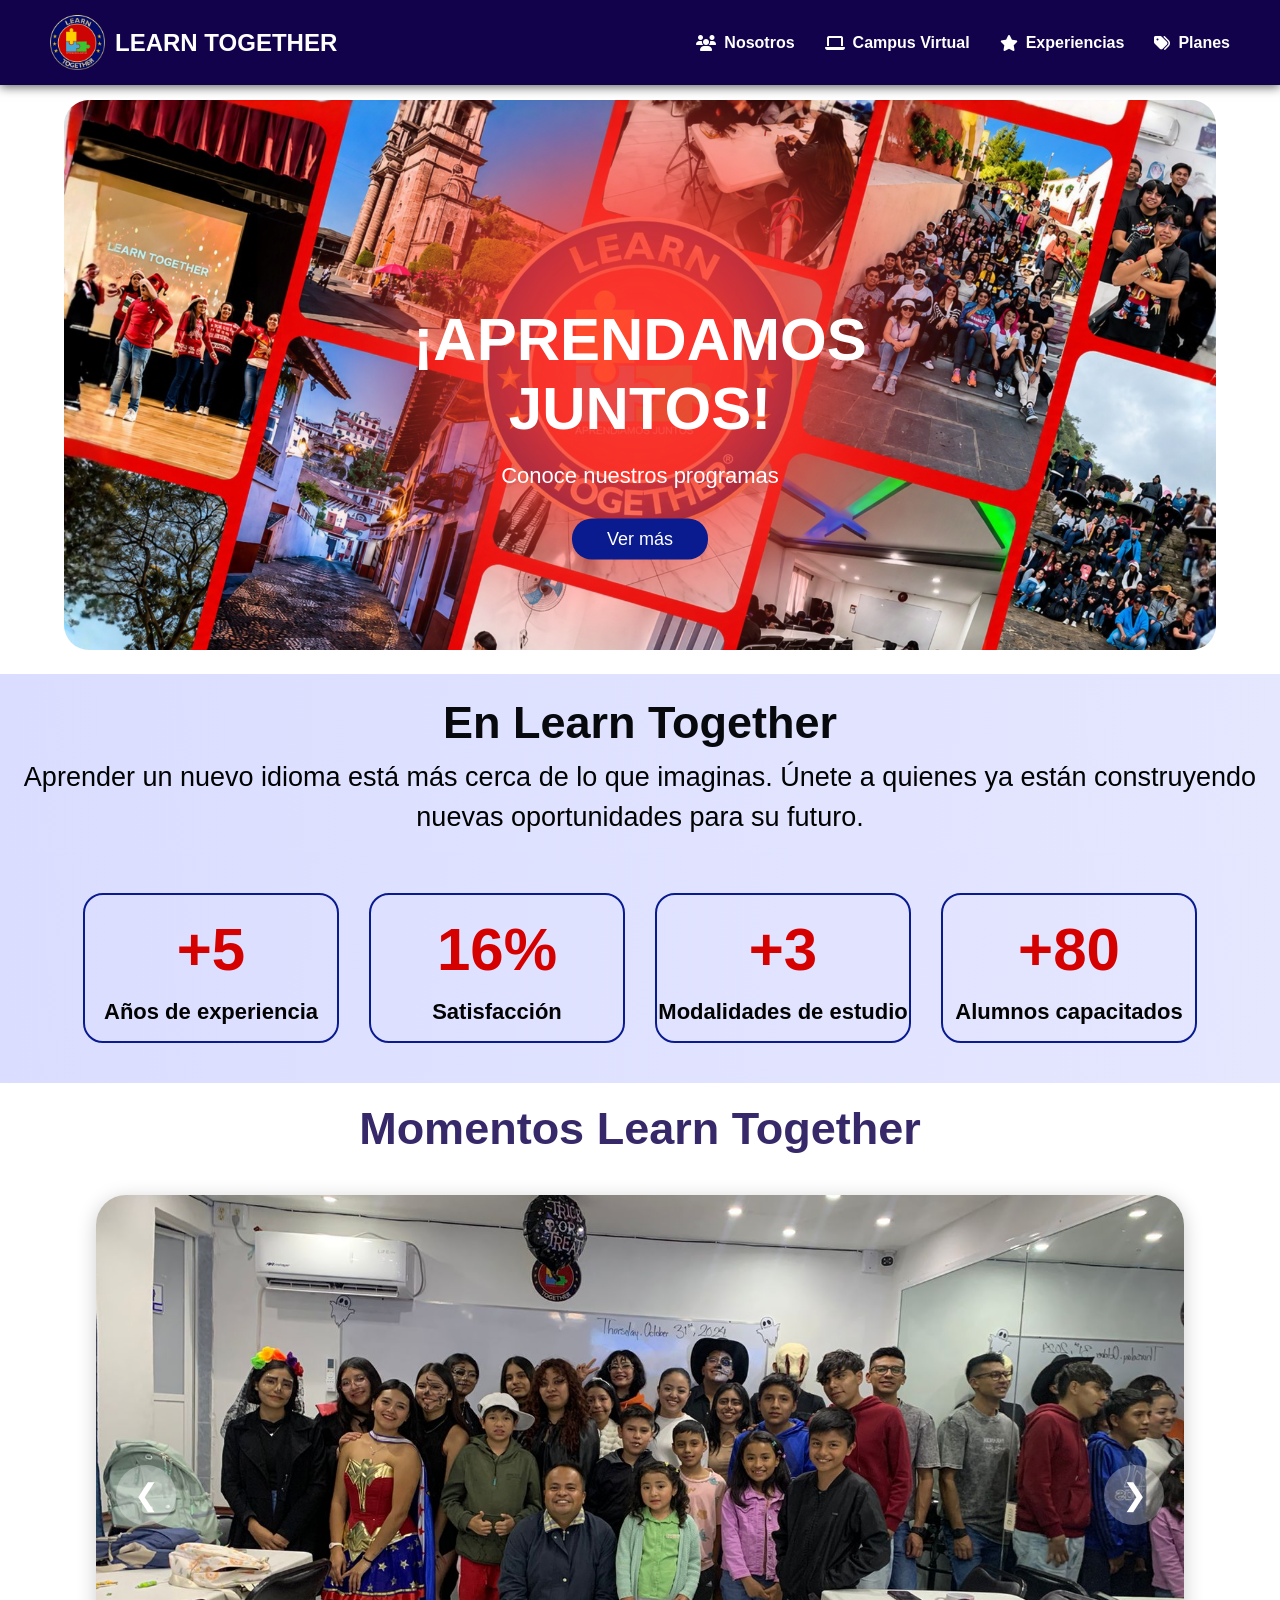
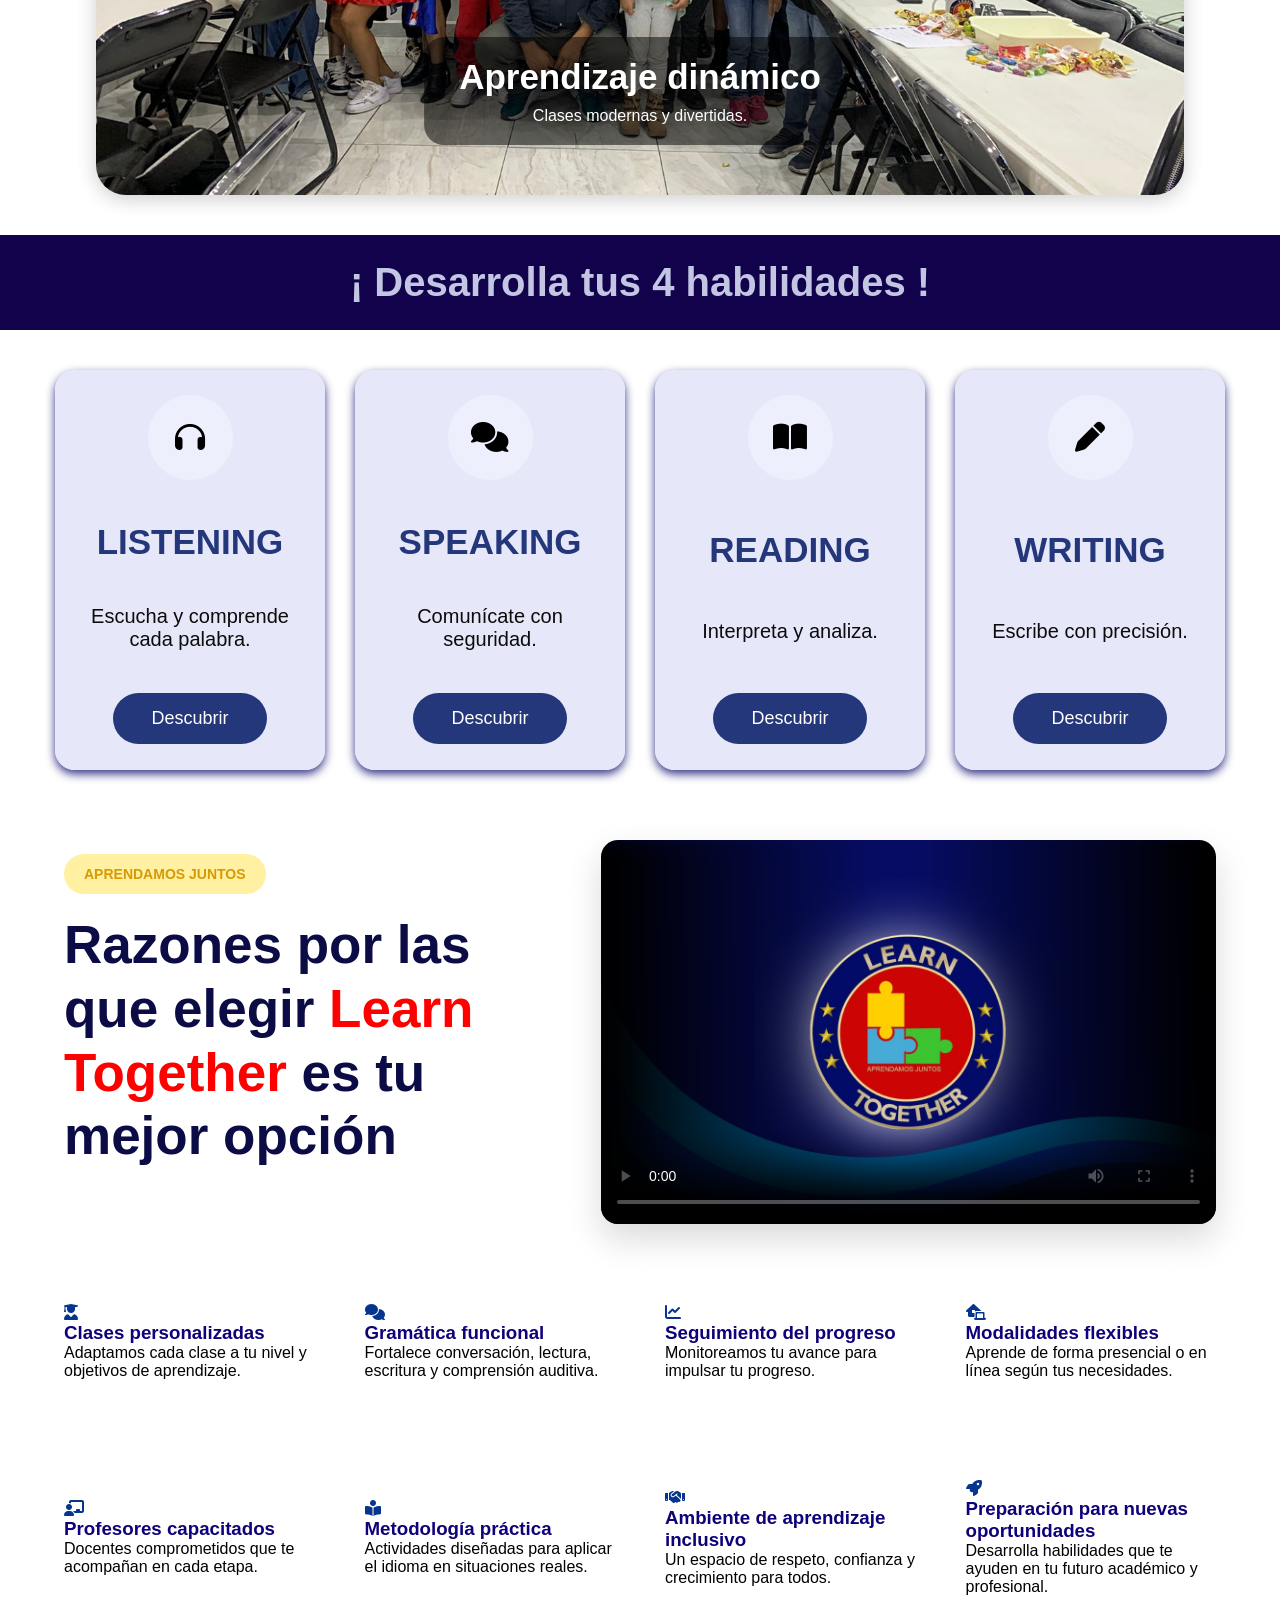
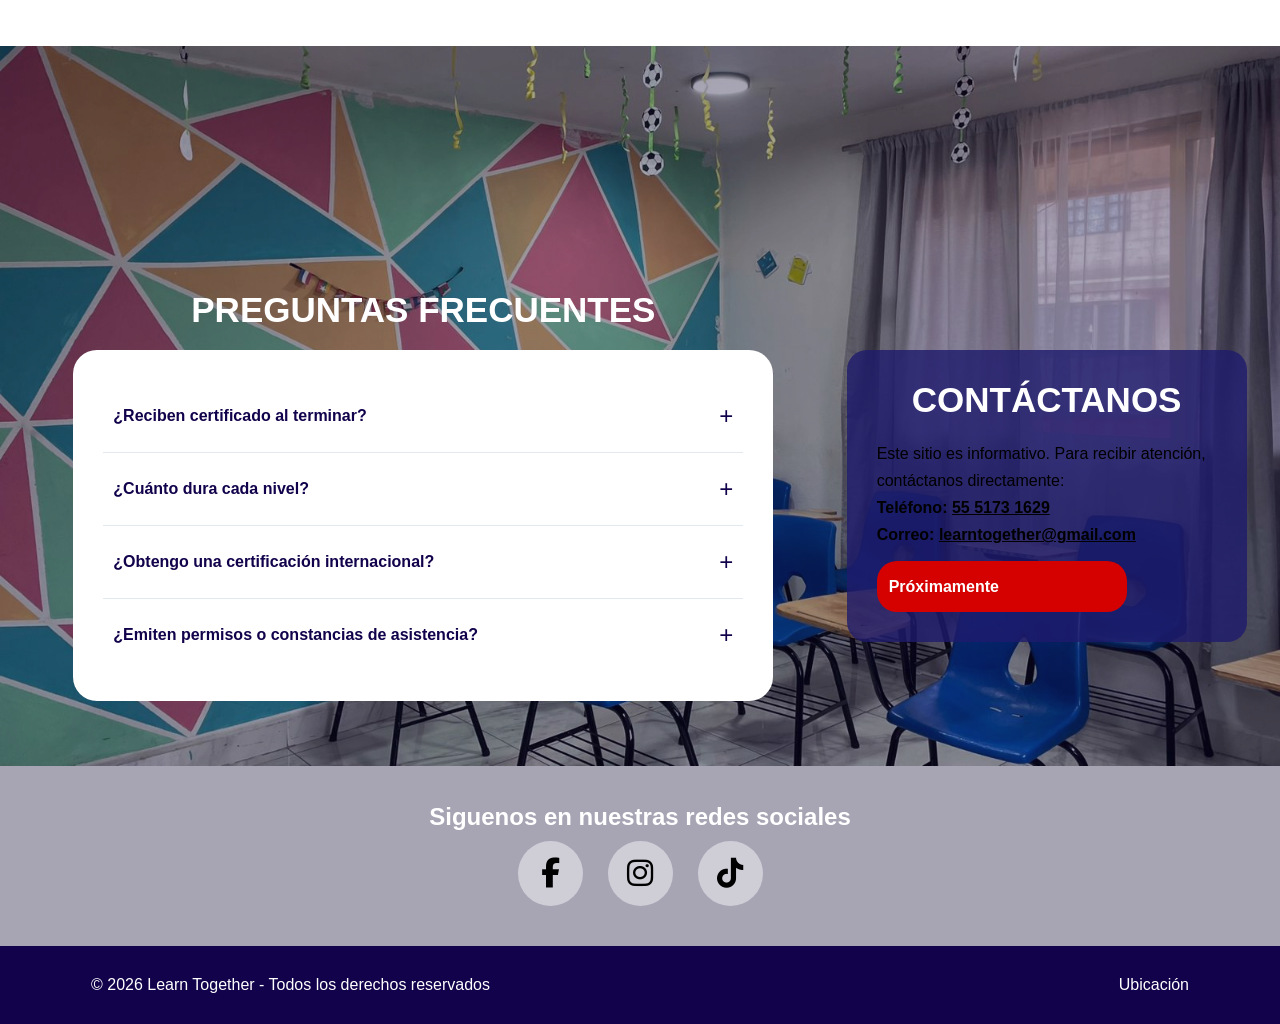
<file: vista/index.html>
<!DOCTYPE html>
<html lang="es">
<head>
    <meta charset="UTF-8">
    <meta name="viewport" content="width=device-width, initial-scale=1.0">
    <link rel="stylesheet" href="css/estilos.css">
    <link rel="stylesheet" href="https://cdnjs.cloudflare.com/ajax/libs/font-awesome/6.5.1/css/all.min.css">
    <title>Learn Together</title>
</head>
<body>
<header>
    <div class="encabezado">
    <a href="index.html" class="logo-link">
        <img src="img/logoLT.png" class="logo">
        <h1>LEARN TOGETHER</h1>
    </a>
    </div>
    <div class="menu-toggle">
        <i class="fa-solid fa-bars"></i>
    </div>
    <nav class="nav">
        <a href="nosotros.html"><i class="fa-solid fa-users"></i> Nosotros</a>
        <a href="campus.html"><i class="fa-solid fa-laptop"></i>Campus Virtual</a>
        <a href="experiencias.html"><i class="fa-solid fa-star"></i>Experiencias</a>
        <a href="planes.html"><i class="fa-solid fa-tags"></i>Planes</a>
    </nav>
</header>
<div class="banner">
    <img src="img/Banner.png" alt="Banner">
    <div class="contenido-banner">
        <div class="info-banner-horizontal">
            <div class="texto-banner-seccion">
                <h2>¡APRENDAMOS JUNTOS!</h2>
                <p>Conoce nuestros programas</p>
            </div>
            <div class="botones-banner">
                <a href="campus.html" class="btn">Ver más</a>
            </div>
        </div>
    </div>
</div>
<div class="filaa">
    <h2>En Learn Together</h2>
    <p>Aprender un nuevo idioma está más cerca de lo que imaginas. Únete a quienes ya
        están construyendo nuevas oportunidades para su futuro.</p>
</div>
<section class="fila">
    <div class="fil">
        <h1 class="contador" data-target="5">0</h1>
        <h3>Años de experiencia</h3>
    </div>
    <div class="fil">
        <h1 class="contador" data-target="95" data-tipo="porcentaje">0%</h1>
        <h3>Satisfacción</h3>
    </div>
    <div class="fil">
        <h1 class="contador" data-target="3">0</h1>
        <h3>Modalidades de estudio</h3>
    </div>
    <div class="fil">
        <h1 class="contador" data-target="500">0</h1>
        <h3>Alumnos capacitados</h3>
    </div>
    </section>

<section class="carrusels">
    <h2>Momentos Learn Together</h2>
    <div class="car">
        <div class="carrusel active">
            <img src="img/fe2.jpg" alt="">
            <div class="texto">
                <h3>Aprendizaje dinámico</h3>
                <p>Clases modernas y divertidas.</p>
            </div>
        </div>
        <div class="carrusel">
            <img src="img/ex2.jpg" alt="">
            <div class="texto">
                <h3>Experiencias reales</h3>
                <p>Aprende mientras practicas.</p>
            </div>
        </div>
        <div class="carrusel">
            <img src="img/lt.jpeg" alt="">
            <div class="texto">
                <h3>Aprendamos juntos</h3>
                <p>Una comunidad creada para crecer.</p>
            </div>
        </div>
        <button class="atras">&#10094;</button>
        <button class="adelante">&#10095;</button>
    </div>
</section>


<div class="seccion">
    <h2>¡ Desarrolla tus 4 habilidades !</h2>
</div>

<section class="habilidades">
    <div class="cards-container">
        <div class="flip-card">
            <div class="flip-card-inner">
                <div class="flip-card-front">
                    <i class="fa-solid fa-headphones"></i>
                    <h3>LISTENING</h3>
                    <p>Escucha y comprende cada palabra.</p>
                    <button class="btn-flip">Descubrir</button>
                </div>
                <div class="flip-card-back">
                    <p>Desarrolla tu comprensión auditiva con audios reales y ejercicios
                        diseñados para identificar ideas, detalles y significados.
                    </p>
                    <button class="btn-back">Regresar</button>
                </div>
            </div>
        </div>
        <div class="flip-card">
            <div class="flip-card-inner">
                <div class="flip-card-front">
                    <i class="fa-solid fa-comments"></i>
                    <h3>SPEAKING</h3>
                    <p>Comunícate con seguridad.</p>
                    <button class="btn-flip">Descubrir</button>
                </div>
                <div class="flip-card-back">
                    <p>Fortalece tu expresión oral mediante actividades guiadas y la práctica constante
                        con profesores que impulsan tu confianza al hablar.</p>
                    <button class="btn-back">Regresar</button>
                </div>
            </div>
        </div>
        <div class="flip-card">
            <div class="flip-card-inner">
                <div class="flip-card-front">
                    <i class="fa-solid fa-book-open"></i>
                    <h3>READING</h3>
                    <p>Interpreta y analiza.</p>
                    <button class="btn-flip">Descubrir</button>
                </div>
                <div class="flip-card-back">
                    <p>Mejora tu comprensión lectora mediante textos adaptados a tu
                        nivel, ampliando vocabulario e interpretación de contenidos.
                    </p>
                    <button class="btn-back">Regresar</button>
                </div>
            </div>
        </div>
        <div class="flip-card">
            <div class="flip-card-inner">
                <div class="flip-card-front">
                    <i class="fa-solid fa-pen"></i>
                    <h3>WRITING</h3>
                    <p>Escribe con precisión.</p>
                    <button class="btn-flip">Descubrir</button>
                </div>
                <div class="flip-card-back">
                    <p>Perfecciona tu ortografía, gramática y redacción a través de
                        ejercicios prácticos que fortalecen la comunicación escrita.</p>
                    <button class="btn-back">Regresar</button>
                </div>
            </div>
        </div>
    </div>
    <div class="habilidades-controles">
    <button id="anterior-card">
        <i class="fa-solid fa-chevron-left"></i>
    </button>
    <button id="siguiente-card">
        <i class="fa-solid fa-chevron-right"></i>
    </button>
</div>
</section>

<section class="razon">
    <div class="texto-razon">
        <span class="etiqueta">APRENDAMOS JUNTOS</span>
        <h2>Razones por las que elegir
            <span>Learn Together</span>
            es tu mejor opción</h2>
    </div>
    <div class="img-razon">
        <video controls poster="img/razon.png">
                <source src="videos/razones.mp4" type="video/mp4">
            </video>
    </div>
</section>

<section class="razones">
    <div class="raz">
        <i class="fa-solid fa-user-graduate"></i>
        <h3>Clases personalizadas</h3>
        <p>Adaptamos cada clase a tu nivel y objetivos de aprendizaje.</p>
    </div>
    <div class="raz">
        <i class="fa-solid fa-comments"></i>
        <h3>Gramática funcional</h3>
        <p>Fortalece conversación, lectura, escritura y comprensión auditiva.</p>
    </div>
    <div class="raz">
        <i class="fa-solid fa-chart-line"></i>
        <h3>Seguimiento del progreso</h3>
        <p>Monitoreamos tu avance para impulsar tu progreso.</p>
    </div>
    <div class="raz">
        <i class="fa-solid fa-laptop-house"></i>
        <h3>Modalidades flexibles</h3>
        <p>Aprende de forma presencial o en línea según tus necesidades.</p>
    </div>
</section>
<section class="razones">
    <div class="raz">
        <i class="fa-solid fa-chalkboard-user"></i>
        <h3>Profesores capacitados</h3>
        <p>Docentes comprometidos que te acompañan en cada etapa.</p>
    </div>
    <div class="raz">
        <i class="fa-solid fa-book-open-reader"></i>
        <h3>Metodología práctica</h3>
        <p>Actividades diseñadas para aplicar el idioma en situaciones reales.</p>
    </div>
    <div class="raz">
        <i class="fa-solid fa-handshake"></i>
        <h3>Ambiente de aprendizaje inclusivo</h3>
        <p>Un espacio de respeto, confianza y crecimiento para todos.</p>
    </div>
    <div class="raz">
        <i class="fa-solid fa-rocket"></i>
        <h3>Preparación para nuevas oportunidades</h3>
        <p>Desarrolla habilidades que te ayuden en tu futuro académico y profesional.</p>
    </div>
</section>

<div class="contacto">
    <img src="img/contacto.jpeg" alt="Contacto">
    <div class="contenido-contacto">
        <div class="faq-section">
    <h2>PREGUNTAS FRECUENTES</h2>
    <div class="faq-box">
        <div class="faq-item">
            <button class="faq-question">
                ¿Reciben certificado al terminar?
                <span class="faq-icono">+</span>
            </button>
            <div class="faq-answer">
                <p>Sí, al finalizar cada nivel se entrega un diploma que acredita el nivel del alumno.</p>
            </div>
        </div>
        <div class="faq-item">
            <button class="faq-question">
                ¿Cuánto dura cada nivel?
                <span class="faq-icono">+</span>
            </button>
            <div class="faq-answer">
                <p>Cada nivel tiene una duración aproximada de 6 meses.</p>
            </div>
        </div>
        <div class="faq-item">
            <button class="faq-question">
                ¿Obtengo una certificación internacional?
                <span class="faq-icono">+</span>
            </button>
            <div class="faq-answer">
                <p>Sí, contamos con certificaciones internacionales avaladas por el CENNI.</p>
            </div>
        </div>
        <div class="faq-item">
            <button class="faq-question">
                ¿Emiten permisos o constancias de asistencia?
                <span class="faq-icono">+</span>
            </button>
            <div class="faq-answer">
                <p>Sí. Emitimos cartas y constancias que acreditan la asistencia a nuestros cursos de inglés, las cuales pueden utilizarse para trámites laborales, escolares o cualquier situación que lo requiera.</p>
            </div>
        </div>
    </div>
</div>
        <div class="form-section">
            <h2>CONTÁCTANOS</h2>
            <div class="contacto-estatico">
                <p>Este sitio es informativo. Para recibir atención, contáctanos directamente:</p>
                <p><strong>Teléfono:</strong> <a href="tel:5551731629">55 5173 1629</a></p>
                <p><strong>Correo:</strong> <a href="mailto:learntogether@gmail.com">learntogether@gmail.com</a></p>
                <a class="btn-con">Próximamente</a>
            </div>
        </div>
    </div>
    <div class="redes">
        <h2>Siguenos en nuestras redes sociales</h2>
        <div class="iconos-redes">
            <a href="https://www.facebook.com/share/1E46aKWFAb/?mibextid=wwXIfr" target="_blank" rel="noopener noreferrer"><i class="fa-brands fa-facebook-f"></i></a>
            <a href="https://www.instagram.com/learntogetherplac?igsh=MTRqNGd2ZWQ0ZGJhdw==" target="_blank" rel="noopener noreferrer"><i class="fa-brands fa-instagram"></i></a>
            <a href="https://www.tiktok.com/@learntogether_chim?_r=1&_t=ZS-96TG9P6Bxar" target="_blank" rel="noopener noreferrer"><i class="fa-brands fa-tiktok"></i></a>
    </div>
    </div>
</div>
<footer>
        <div class="footer-container">
            <p>© 2026 Learn Together - Todos los derechos reservados</p>

            <div class="footer-links">
                <a href="ubicacion.html">Ubicación</a>
            </div>
        </div>
    </footer>

<script>
    const menu=document.querySelector(".menu-toggle");
    const nav=document.querySelector(".nav");
    menu.onclick=()=>{
    nav.classList.toggle("active");
    menu.innerHTML=nav.classList.contains("active")
    ?'<i class="fa-solid fa-xmark"></i>'
    :'<i class="fa-solid fa-bars"></i>';
    }
    document.querySelectorAll(".nav a").forEach(link=>{
    link.onclick=()=>{
    nav.classList.remove("active");
    menu.innerHTML='<i class="fa-solid fa-bars"></i>';
    }
    });
</script>
<script>
    const cards = document.querySelectorAll(".flip-card");
    let actual = 0;
function mostrarCard(){
    cards.forEach((card, index)=>{
        if(window.innerWidth <= 768){
            card.style.display = index === actual ? "block" : "none";
        }else{
            card.style.display = "block";
        }
    });
}
mostrarCard();
window.addEventListener("resize",mostrarCard);
document.getElementById("siguiente-card").addEventListener("click",()=>{
    actual++;

    if(actual >= cards.length){
        actual = 0;
    }

    mostrarCard();

});

document.getElementById("anterior-card").addEventListener("click",()=>{

    actual--;

    if(actual < 0){
        actual = cards.length-1;
    }

    mostrarCard();

});
</script>
<script>
const contadores = document.querySelectorAll('.contador');
const observer = new IntersectionObserver((entries) => {
    entries.forEach((entry) => {
        if(entry.isIntersecting){
            const contador = entry.target;
            const objetivo = parseInt(contador.dataset.target);
            let actual = 0;
            const actualizar = () => {
                const paso = objetivo > 100 ? 5 : 1;
                if(actual < objetivo){
                    actual += paso;
                    if(actual > objetivo){
                        actual = objetivo;
                    }
                    contador.textContent =
                        contador.dataset.tipo === 'porcentaje'
                        ? actual + '%' : '+' + actual;
                    setTimeout(actualizar, 50);
                }
            };
            actualizar();
            observer.unobserve(contador);
        }
    });
});

contadores.forEach((contador) => {
    observer.observe(contador);
});
</script>

<script>
const slides = document.querySelectorAll(".carrusel");
const siguiente = document.querySelector(".adelante");
const anterior = document.querySelector(".atras");
let index = 0;
function mostrarSlide(i){
    slides.forEach(slide => {
        slide.classList.remove("active");
    });
    slides[i].classList.add("active");
}
siguiente.addEventListener("click", () => {
    index++;
    if(index >= slides.length){
        index = 0;
    }
    mostrarSlide(index);
});
anterior.addEventListener("click", () => {
    index--;
    if(index < 0){
        index = slides.length - 1;
    }
    mostrarSlide(index);
});
setInterval(() => {
    index++;
    if(index >= slides.length){
        index = 0;
    }
    mostrarSlide(index);
}, 4000);
</script>

<script>
document.querySelectorAll('.faq-question').forEach(boton => {
    boton.addEventListener('click', () => {
        const itemActual = boton.parentElement;
        const activo = itemActual.classList.contains('active');
        document.querySelectorAll('.faq-item').forEach(item => {
            item.classList.remove('active');
        });
        if (!activo) {
            itemActual.classList.add('active');
        }
    });
});
</script>

<script>
const botonesFlip = document.querySelectorAll(".btn-flip");
const botonesBack = document.querySelectorAll(".btn-back");
botonesFlip.forEach((boton) => {
    boton.addEventListener("click", () => {
        boton.closest(".flip-card")
        .classList.add("active");
    });
});
botonesBack.forEach((boton) => {
    boton.addEventListener("click", () => {
        boton.closest(".flip-card")
        .classList.remove("active");
    });
});
</script>
</body>
</html>
</file>
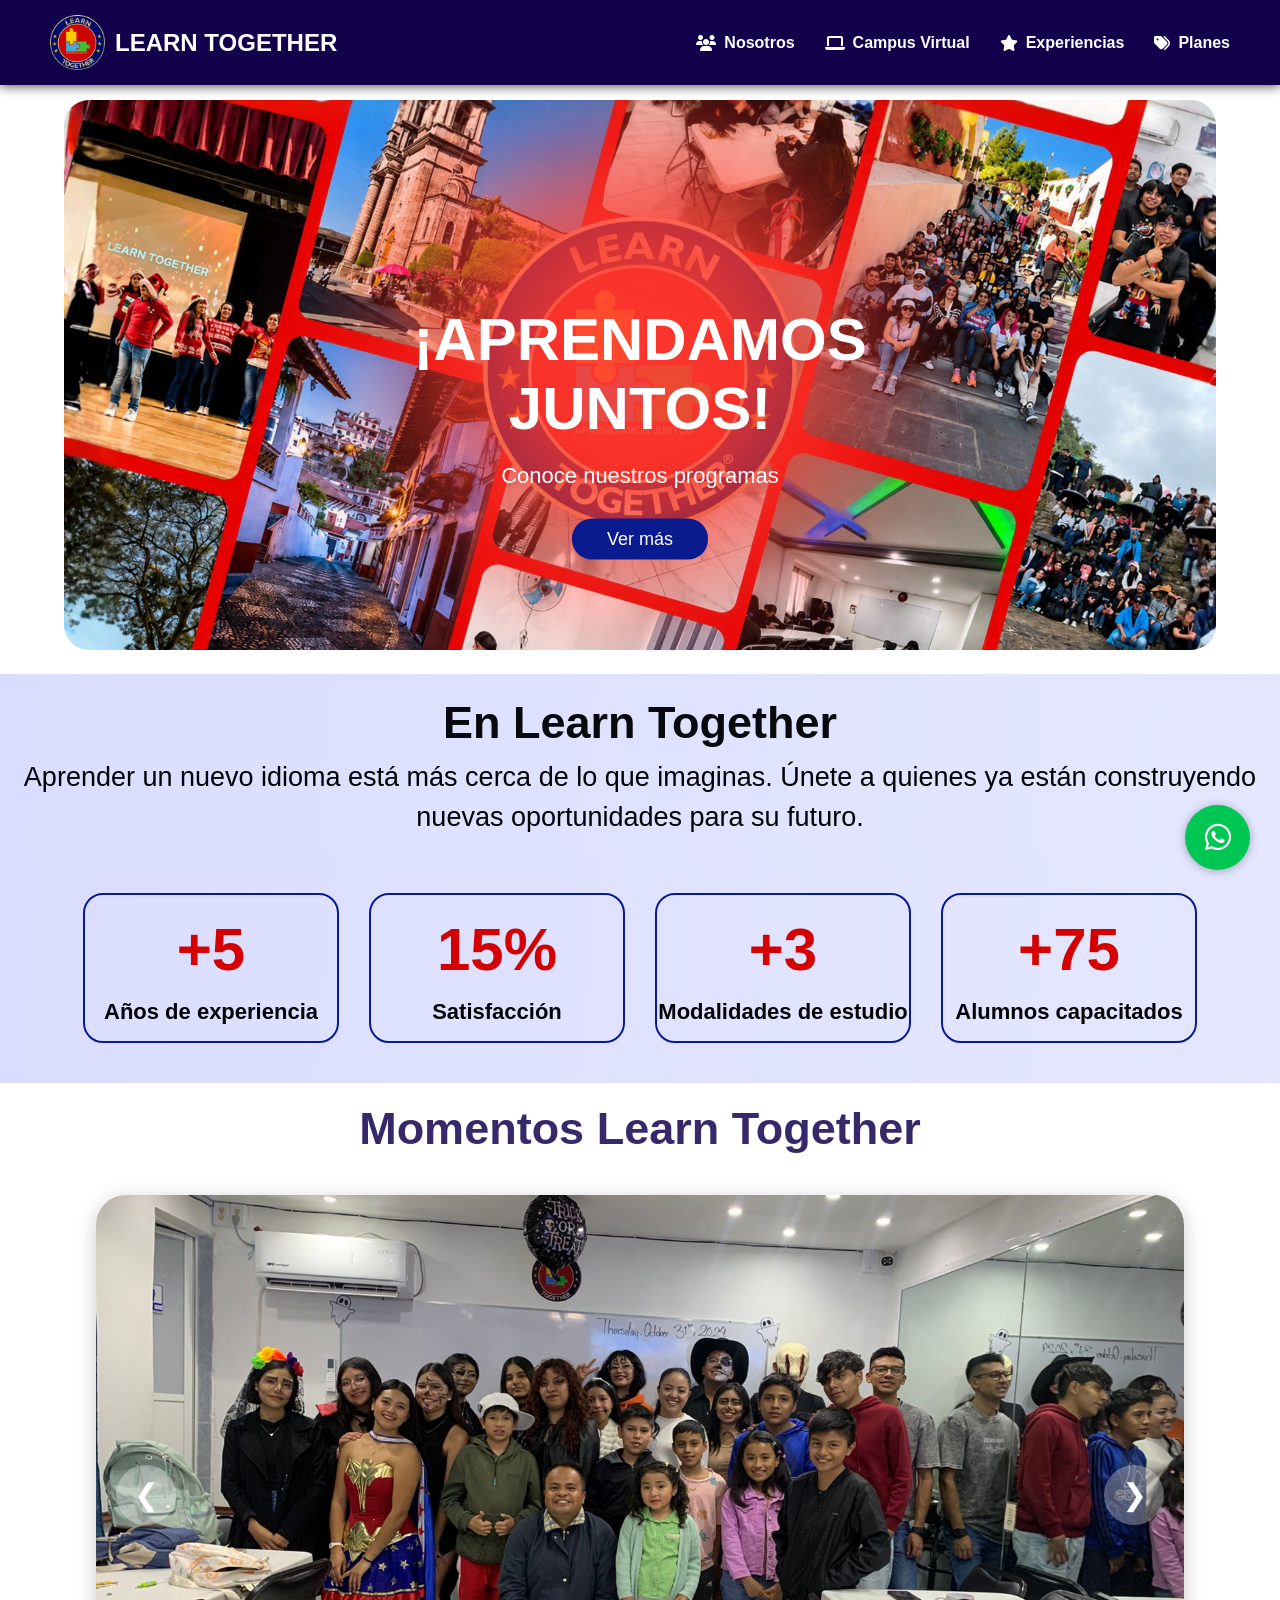
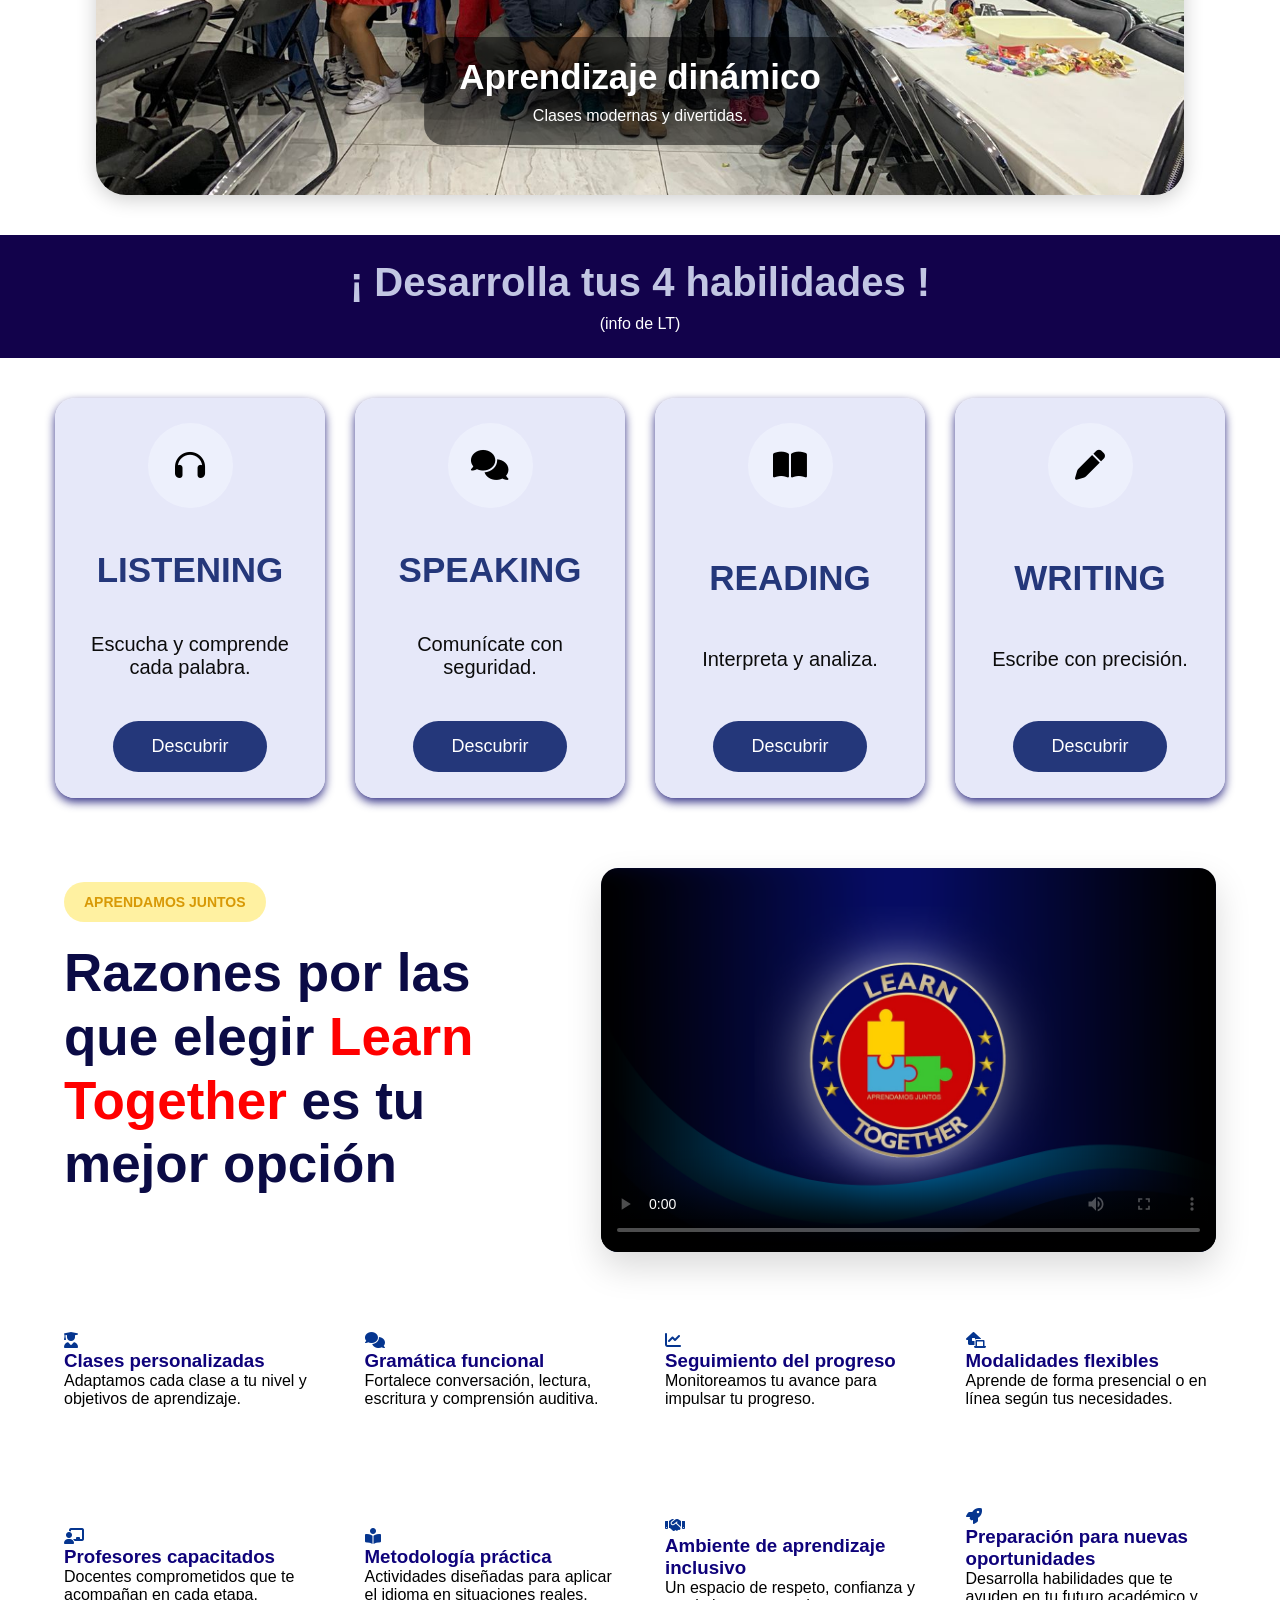
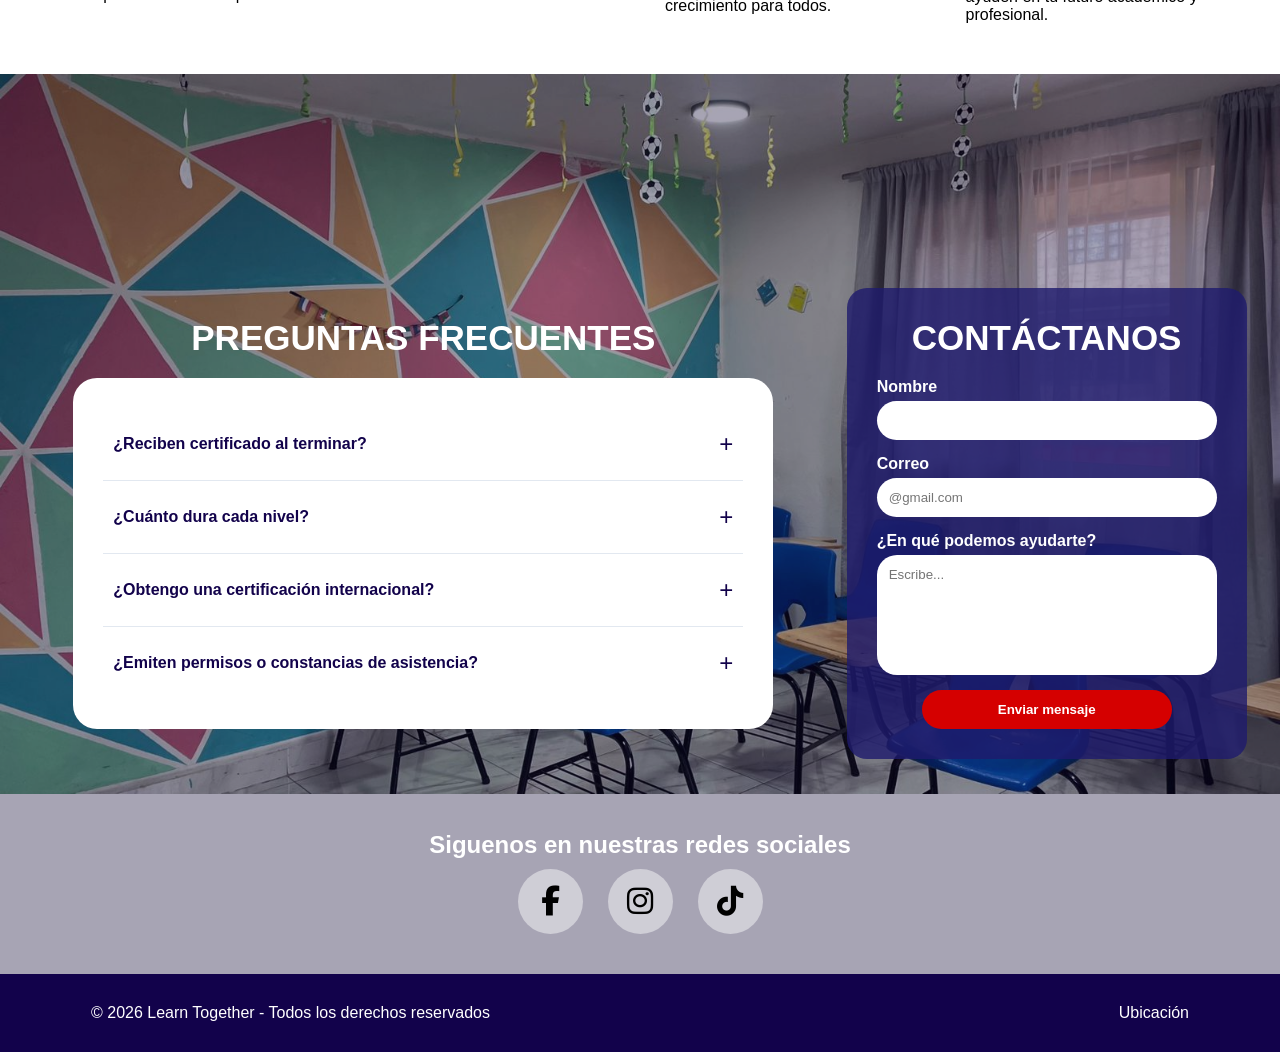
<file: Learntogether/vista/index.html>
<!DOCTYPE html>
<html lang="es">
<head>
    <meta charset="UTF-8">
    <meta name="viewport" content="width=device-width, initial-scale=1.0">
    <link rel="stylesheet" href="css/estilos.css">
    <link rel="stylesheet" href="https://cdnjs.cloudflare.com/ajax/libs/font-awesome/6.5.1/css/all.min.css">
    <title>Learn Together</title>
</head>
<body>
<header>
    <div class="encabezado">
    <a href="index.html" class="logo-link">
        <img src="img/logoLT.png" class="logo">
        <h1>LEARN TOGETHER</h1>
    </a>
    </div>
    <div class="menu-toggle">
        <i class="fa-solid fa-bars"></i>
    </div>
    <nav class="nav">
        <a href="nosotros.html"><i class="fa-solid fa-users"></i> Nosotros</a>
        <a href="campus.html"><i class="fa-solid fa-laptop"></i>Campus Virtual</a>
        <a href="experiencias.html"><i class="fa-solid fa-star"></i>Experiencias</a>
        <a href="planes.html"><i class="fa-solid fa-tags"></i>Planes</a>
    </nav>
</header>
<a href="https://api.whatsapp.com/send?phone=5551731629" class="btn-wsp" target="_blank"><i class="fa-brands fa-whatsapp"></i></a>
<div class="banner">
    <img src="img/Banner.png" alt="Banner">
    <div class="contenido-banner">
        <div class="info-banner-horizontal">
            <div class="texto-banner-seccion">
                <h2>¡APRENDAMOS JUNTOS!</h2>
                <p>Conoce nuestros programas</p>
            </div>
            <div class="botones-banner">
                <a href="campus.html" class="btn">Ver más</a>
            </div>
        </div>
    </div>
</div>
<div class="filaa">
    <h2>En Learn Together</h2>
    <p>Aprender un nuevo idioma está más cerca de lo que imaginas. Únete a quienes ya
        están construyendo nuevas oportunidades para su futuro.</p>
</div>
<section class="fila">
    <div class="fil">
        <h1 class="contador" data-target="5">0</h1>
        <h3>Años de experiencia</h3>
    </div>
    <div class="fil">
        <h1 class="contador" data-target="95" data-tipo="porcentaje">0%</h1>
        <h3>Satisfacción</h3>
    </div>
    <div class="fil">
        <h1 class="contador" data-target="3">0</h1>
        <h3>Modalidades de estudio</h3>
    </div>
    <div class="fil">
        <h1 class="contador" data-target="500">0</h1>
        <h3>Alumnos capacitados</h3>
    </div>
    </section>

<section class="carrusels">
    <h2>Momentos Learn Together</h2>
    <div class="car">
        <div class="carrusel active">
            <img src="img/fe2.jpg" alt="">
            <div class="texto">
                <h3>Aprendizaje dinámico</h3>
                <p>Clases modernas y divertidas.</p>
            </div>
        </div>
        <div class="carrusel">
            <img src="img/ex2.jpg" alt="">
            <div class="texto">
                <h3>Experiencias reales</h3>
                <p>Aprende mientras practicas.</p>
            </div>
        </div>
        <div class="carrusel">
            <img src="img/lt.jpeg" alt="">
            <div class="texto">
                <h3>Aprendamos juntos</h3>
                <p>Una comunidad creada para crecer.</p>
            </div>
        </div>
        <button class="atras">&#10094;</button>
        <button class="adelante">&#10095;</button>
    </div>
</section>


<div class="seccion">
    <h2>¡ Desarrolla tus 4 habilidades !</h2>
    <p>(info de LT)</p>
</div>

<section class="habilidades">
    <div class="cards-container">
        <div class="flip-card">
            <div class="flip-card-inner">
                <div class="flip-card-front">
                    <i class="fa-solid fa-headphones"></i>
                    <h3>LISTENING</h3>
                    <p>Escucha y comprende cada palabra.</p>
                    <button class="btn-flip">Descubrir</button>
                </div>
                <div class="flip-card-back">
                    <p>Desarrolla tu comprensión auditiva con audios reales y ejercicios
                        diseñados para identificar ideas, detalles y significados.
                    </p>
                    <button class="btn-back">Regresar</button>
                </div>
            </div>
        </div>
        <div class="flip-card">
            <div class="flip-card-inner">
                <div class="flip-card-front">
                    <i class="fa-solid fa-comments"></i>
                    <h3>SPEAKING</h3>
                    <p>Comunícate con seguridad.</p>
                    <button class="btn-flip">Descubrir</button>
                </div>
                <div class="flip-card-back">
                    <p>Fortalece tu expresión oral mediante actividades giadas y la práctica constante
                        con profesores que impulsan tu confianza al hablar.</p>
                    <button class="btn-back">Regresar</button>
                </div>
            </div>
        </div>
        <div class="flip-card">
            <div class="flip-card-inner">
                <div class="flip-card-front">
                    <i class="fa-solid fa-book-open"></i>
                    <h3>READING</h3>
                    <p>Interpreta y analiza.</p>
                    <button class="btn-flip">Descubrir</button>
                </div>
                <div class="flip-card-back">
                    <p>Mejora tu comprensión lectora mediante textos adaptados a tu
                        nivel, ampliando vocabulario e interpretación de contenidos.
                    </p>
                    <button class="btn-back">Regresar</button>
                </div>
            </div>
        </div>
        <div class="flip-card">
            <div class="flip-card-inner">
                <div class="flip-card-front">
                    <i class="fa-solid fa-pen"></i>
                    <h3>WRITING</h3>
                    <p>Escribe con precisión.</p>
                    <button class="btn-flip">Descubrir</button>
                </div>
                <div class="flip-card-back">
                    <p>Perfecciona tu ortografía, gramática y redacción a través de
                        ejercicios prácticos que fortalecen la comunicación escrita.</p>
                    <button class="btn-back">Regresar</button>
                </div>
            </div>
        </div>
    </div>
    <div class="habilidades-controles">
    <button id="anterior-card">
        <i class="fa-solid fa-chevron-left"></i>
    </button>
    <button id="siguiente-card">
        <i class="fa-solid fa-chevron-right"></i>
    </button>
</div>
</section>

<section class="razon">
    <div class="texto-razon">
        <span class="etiqueta">APRENDAMOS JUNTOS</span>
        <h2>Razones por las que elegir
            <span>Learn Together</span>
            es tu mejor opción</h2>
    </div>
    <div class="img-razon">
        <video controls poster="img/razon.png">
                <source src="videos/razones.mp4" type="video/mp4">
            </video>
    </div>
</section>

<section class="razones">
    <div class="raz">
        <i class="fa-solid fa-user-graduate"></i>
        <h3>Clases personalizadas</h3>
        <p>Adaptamos cada clase a tu nivel y objetivos de aprendizaje.</p>
    </div>
    <div class="raz">
        <i class="fa-solid fa-comments"></i>
        <h3>Gramática funcional</h3>
        <p>Fortalece conversación, lectura, escritura y comprensión auditiva.</p>
    </div>
    <div class="raz">
        <i class="fa-solid fa-chart-line"></i>
        <h3>Seguimiento del progreso</h3>
        <p>Monitoreamos tu avance para impulsar tu progreso.</p>
    </div>
    <div class="raz">
        <i class="fa-solid fa-laptop-house"></i>
        <h3>Modalidades flexibles</h3>
        <p>Aprende de forma presencial o en línea según tus necesidades.</p>
    </div>
</section>
<section class="razones">
    <div class="raz">
        <i class="fa-solid fa-chalkboard-user"></i>
        <h3>Profesores capacitados</h3>
        <p>Docentes comprometidos que te acompañan en cada etapa.</p>
    </div>
    <div class="raz">
        <i class="fa-solid fa-book-open-reader"></i>
        <h3>Metodología práctica</h3>
        <p>Actividades diseñadas para aplicar el idioma en situaciones reales.</p>
    </div>
    <div class="raz">
        <i class="fa-solid fa-handshake"></i>
        <h3>Ambiente de aprendizaje inclusivo</h3>
        <p>Un espacio de respeto, confianza y crecimiento para todos.</p>
    </div>
    <div class="raz">
        <i class="fa-solid fa-rocket"></i>
        <h3>Preparación para nuevas oportunidades</h3>
        <p>Desarrolla habilidades que te ayuden en tu futuro académico y profesional.</p>
    </div>
</section>

<div class="contacto">
    <img src="img/contacto.jpeg" alt="Contacto">
    <div class="contenido-contacto">
        <div class="faq-section">
    <h2>PREGUNTAS FRECUENTES</h2>
    <div class="faq-box">
        <div class="faq-item">
            <button class="faq-question">
                ¿Reciben certificado al terminar?
                <span class="faq-icono">+</span>
            </button>
            <div class="faq-answer">
                <p>Sí, al finalizar cada nivel se entrega un diploma que acredita el nivel del alumno.</p>
            </div>
        </div>
        <div class="faq-item">
            <button class="faq-question">
                ¿Cuánto dura cada nivel?
                <span class="faq-icono">+</span>
            </button>
            <div class="faq-answer">
                <p>Cada nivel tiene una duración aproximada de 6 meses.</p>
            </div>
        </div>
        <div class="faq-item">
            <button class="faq-question">
                ¿Obtengo una certificación internacional?
                <span class="faq-icono">+</span>
            </button>
            <div class="faq-answer">
                <p>Sí, contamos con certificaciones internacionales avaladas por el CENNI.</p>
            </div>
        </div>
        <div class="faq-item">
            <button class="faq-question">
                ¿Emiten permisos o constancias de asistencia?
                <span class="faq-icono">+</span>
            </button>
            <div class="faq-answer">
                <p>Sí. Emitimos cartas y constancias que acreditan la asistencia a nuestros cursos de inglés, las cuales pueden utilizarse para trámites laborales, escolares o cualquier situación que lo requiera.</p>
            </div>
        </div>
    </div>
</div>
        <div class="form-section">
            <h2>CONTÁCTANOS</h2>
            <form>
                <label><b>Nombre</b></label>
                <input type="text" placeholder="">
                <label><b>Correo</b></label>
                <input type="email" placeholder="@gmail.com">
                <label><b>¿En qué podemos ayudarte?</b></label>
                <textarea placeholder="Escribe..."></textarea>
                <button class="btn-con">Enviar mensaje</button>
            </form>
        </div>
    </div>
    <div class="redes">
        <h2>Siguenos en nuestras redes sociales</h2>
        <div class="iconos-redes">
            <a href="https://www.facebook.com/share/1E46aKWFAb/?mibextid=wwXIfr"><i class="fa-brands fa-facebook-f"></i></a>
            <a href="https://www.instagram.com/learntogetherplac?igsh=MTRqNGd2ZWQ0ZGJhdw=="><i class="fa-brands fa-instagram"></i></a>
            <a href="https://www.tiktok.com/@learntogether_chim?_r=1&_t=ZS-96TG9P6Bxar"><i class="fa-brands fa-tiktok"></i></a>
    </div>
    </div>
</div>
<footer>
        <div class="footer-container">
            <p>© 2026 Learn Together - Todos los derechos reservados</p>

            <div class="footer-links">
                <a href="ubicacion.html">Ubicación</a>
            </div>
        </div>
    </footer>

<script>
    const menu=document.querySelector(".menu-toggle");
    const nav=document.querySelector(".nav");
    menu.onclick=()=>{
    nav.classList.toggle("active");
    menu.innerHTML=nav.classList.contains("active")
    ?'<i class="fa-solid fa-xmark"></i>'
    :'<i class="fa-solid fa-bars"></i>';
    }
    document.querySelectorAll(".nav a").forEach(link=>{
    link.onclick=()=>{
    nav.classList.remove("active");
    menu.innerHTML='<i class="fa-solid fa-bars"></i>';
    }
    });
</script>
<script>
    const cards = document.querySelectorAll(".flip-card");
    let actual = 0;
function mostrarCard(){
    cards.forEach((card, index)=>{
        if(window.innerWidth <= 768){
            card.style.display = index === actual ? "block" : "none";
        }else{
            card.style.display = "block";
        }
    });
}
mostrarCard();
window.addEventListener("resize",mostrarCard);
document.getElementById("siguiente-card").addEventListener("click",()=>{
    actual++;

    if(actual >= cards.length){
        actual = 0;
    }

    mostrarCard();

});

document.getElementById("anterior-card").addEventListener("click",()=>{

    actual--;

    if(actual < 0){
        actual = cards.length-1;
    }

    mostrarCard();

});
</script>
<script>
const contadores = document.querySelectorAll('.contador');
const observer = new IntersectionObserver((entries) => {
    entries.forEach((entry) => {
        if(entry.isIntersecting){
            const contador = entry.target;
            const objetivo = parseInt(contador.dataset.target);
            let actual = 0;
            const actualizar = () => {
                const paso = objetivo > 100 ? 5 : 1;
                if(actual < objetivo){
                    actual += paso;
                    if(actual > objetivo){
                        actual = objetivo;
                    }
                    contador.textContent =
                        contador.dataset.tipo === 'porcentaje'
                        ? actual + '%' : '+' + actual;
                    setTimeout(actualizar, 50);
                }
            };
            actualizar();
            observer.unobserve(contador);
        }
    });
});

contadores.forEach((contador) => {
    observer.observe(contador);
});
</script>

<script>
const slides = document.querySelectorAll(".carrusel");
const siguiente = document.querySelector(".adelante");
const anterior = document.querySelector(".atras");
let index = 0;
function mostrarSlide(i){
    slides.forEach(slide => {
        slide.classList.remove("active");
    });
    slides[i].classList.add("active");
}
siguiente.addEventListener("click", () => {
    index++;
    if(index >= slides.length){
        index = 0;
    }
    mostrarSlide(index);
});
anterior.addEventListener("click", () => {
    index--;
    if(index < 0){
        index = slides.length - 1;
    }
    mostrarSlide(index);
});
setInterval(() => {
    index++;
    if(index >= slides.length){
        index = 0;
    }
    mostrarSlide(index);
}, 4000);
</script>

<script>
document.querySelectorAll('.faq-question').forEach(boton => {
    boton.addEventListener('click', () => {
        const itemActual = boton.parentElement;
        const activo = itemActual.classList.contains('active');
        document.querySelectorAll('.faq-item').forEach(item => {
            item.classList.remove('active');
        });
        if (!activo) {
            itemActual.classList.add('active');
        }
    });
});
</script>

<script>
const botonesFlip = document.querySelectorAll(".btn-flip");
const botonesBack = document.querySelectorAll(".btn-back");
botonesFlip.forEach((boton) => {
    boton.addEventListener("click", () => {
        boton.closest(".flip-card")
        .classList.add("active");
    });
});
botonesBack.forEach((boton) => {
    boton.addEventListener("click", () => {
        boton.closest(".flip-card")
        .classList.remove("active");
    });
});
</script>
</body>
</html>
</file>
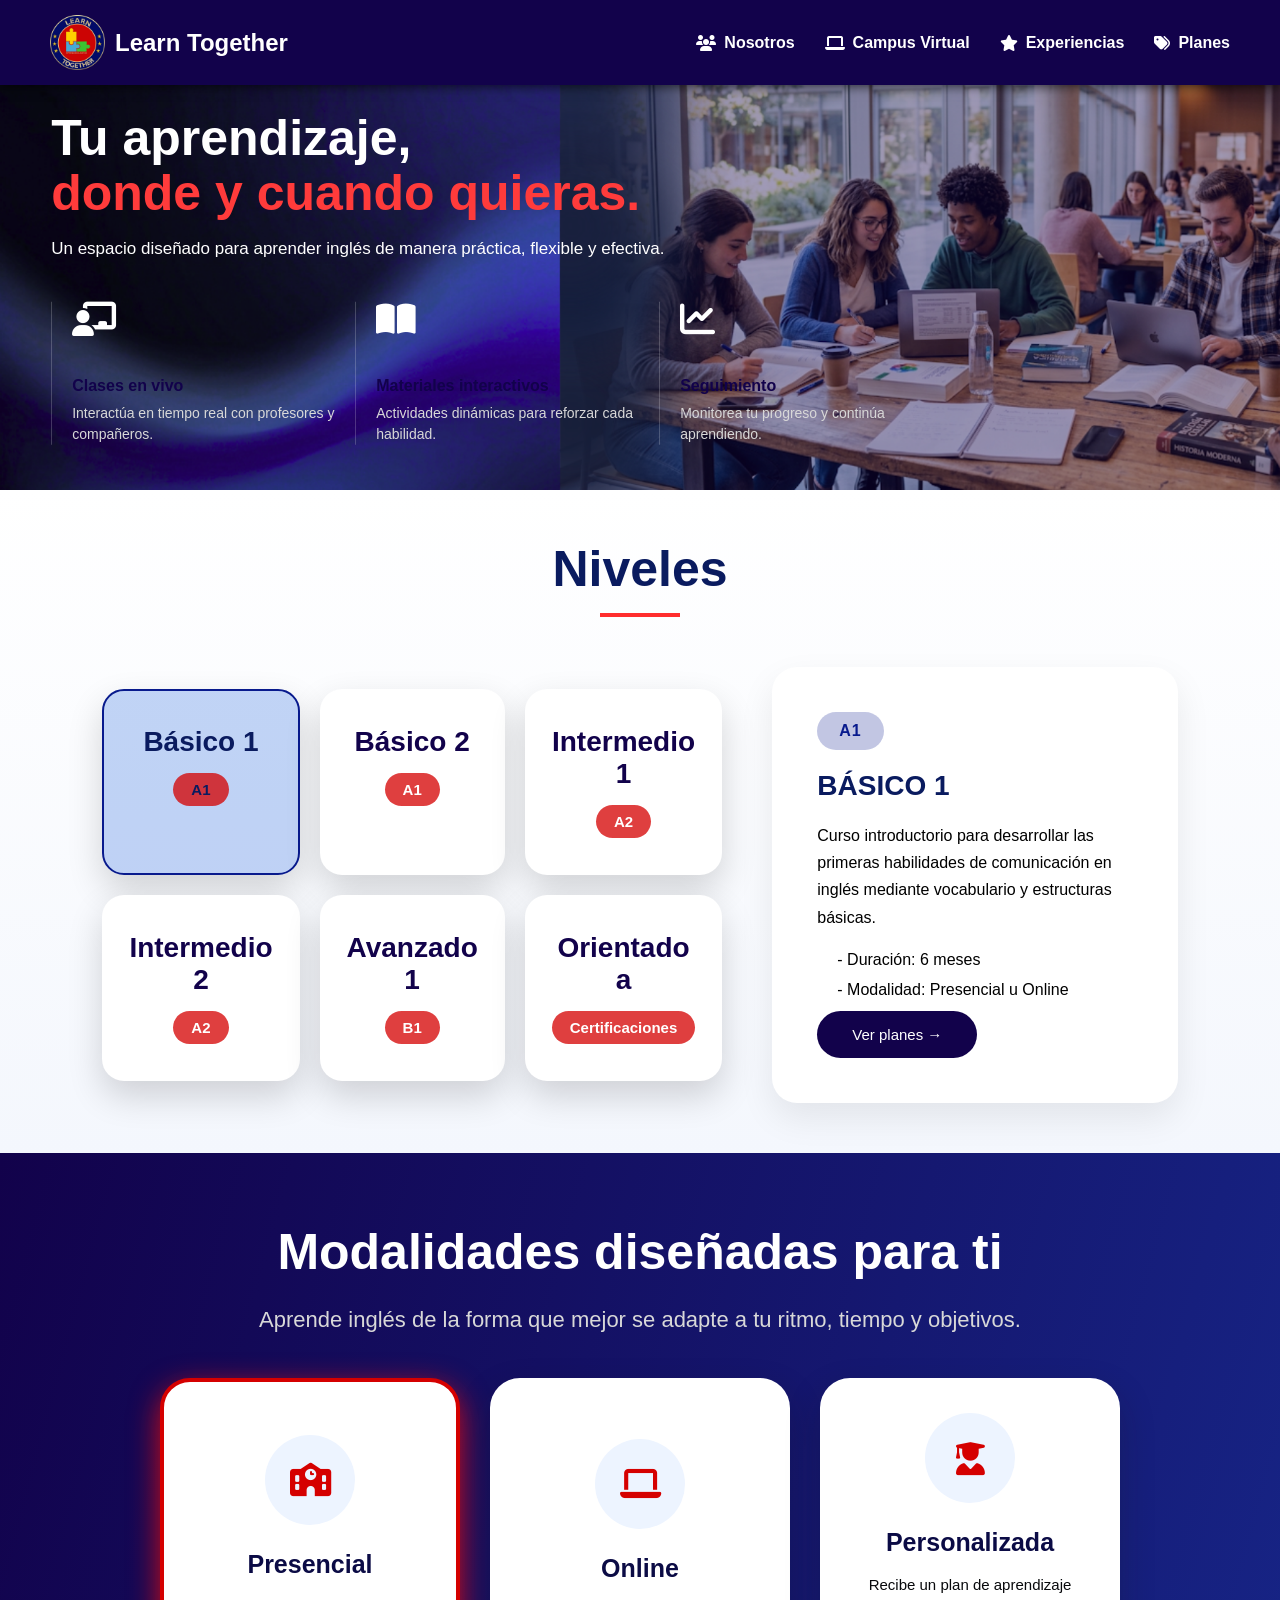
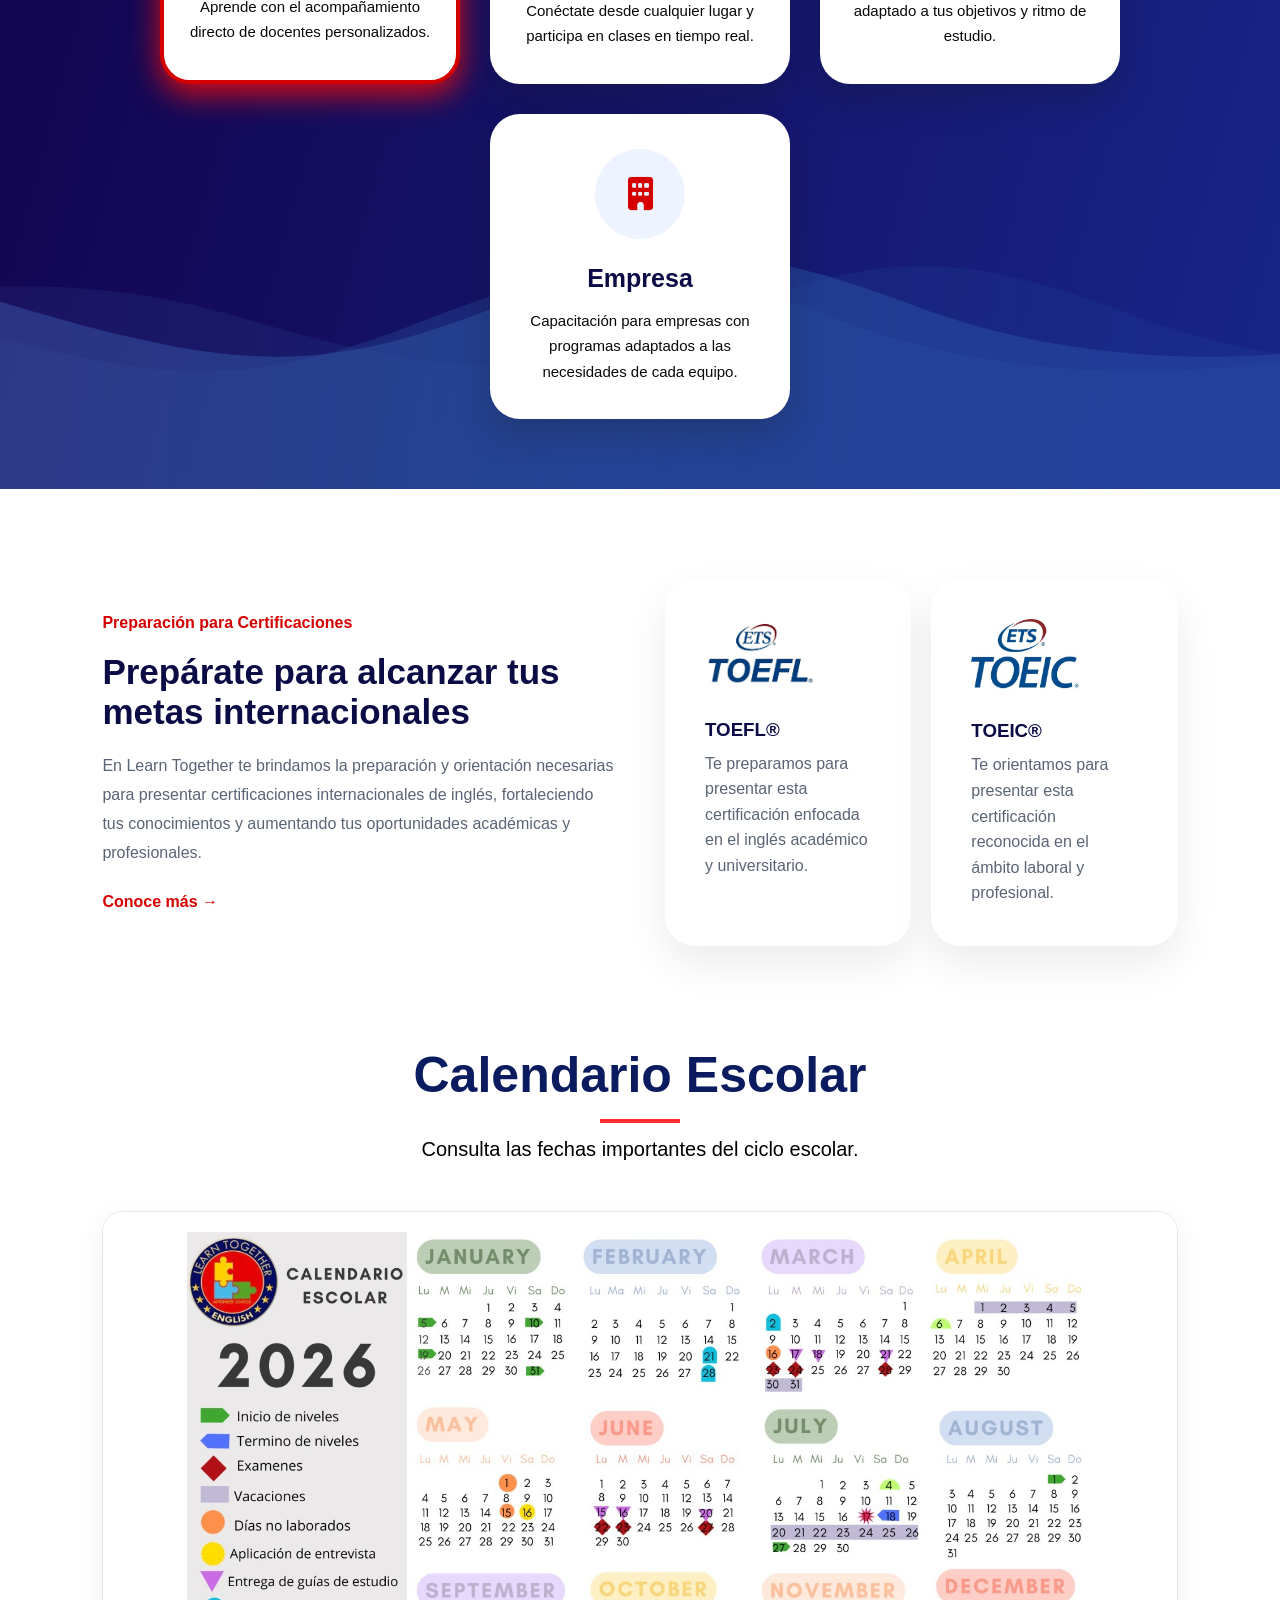
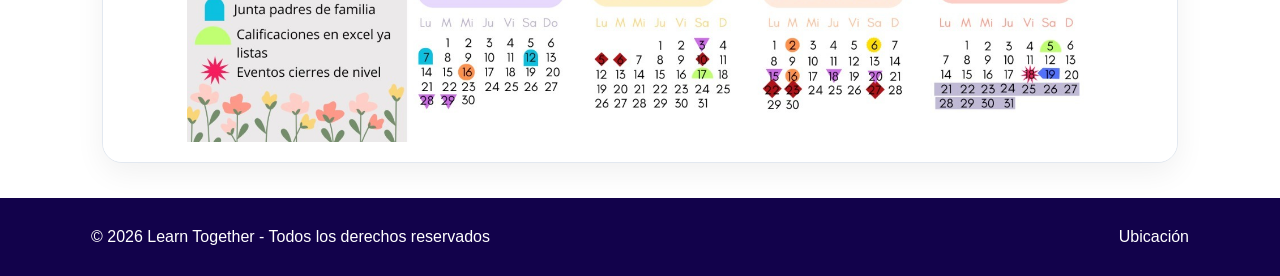
<file: vista/campus.html>
<!DOCTYPE html>
<html lang="es">
<head>
    <meta charset="UTF-8">
    <meta name="viewport" content="width=device-width, initial-scale=1.0">
    <link rel="stylesheet" href="css/campus.css">
    <link rel="stylesheet" href="https://cdnjs.cloudflare.com/ajax/libs/font-awesome/6.5.1/css/all.min.css">
    <title>Learn Together</title>
</head>
<body>
<header>
    <div class="encabezado">
    <a href="index.html" class="logo-link">
        <img src="img/logoLT.png" class="logo">
        <h1>Learn Together</h1>
    </a>
    </div>
    <div class="menu-toggle">
        <i class="fa-solid fa-bars"></i>
    </div>
    <nav class="nav">
        <a href="nosotros.html"><i class="fa-solid fa-users"></i>Nosotros</a>
        <a href="campus.html"><i class="fa-solid fa-laptop"></i>Campus Virtual</a>
        <a href="experiencias.html"><i class="fa-solid fa-star"></i>Experiencias</a>
        <a href="planes.html"><i class="fa-solid fa-tags"></i>Planes</a>
    </nav>
</header>
<div class="banner">
    <img src="img/campus.png" alt="Banner">
    <div class="contenido-banner">
    <h2>Tu aprendizaje,<br>
        <span>donde y cuando quieras.</span>
    </h2>
    <p>
        Un espacio diseñado para aprender inglés de manera
        práctica, flexible y efectiva.
    </p>

    <div class="beneficios-banner">
        <div class="beneficio">
            <i class="fa-solid fa-chalkboard-user"></i>
            <h4>Clases en vivo</h4>
            <span>
                Interactúa en tiempo real con profesores y compañeros.
            </span>
        </div>

        <div class="beneficio">
            <i class="fa-solid fa-book-open"></i>
            <h4>Materiales interactivos</h4>
            <span>
                Actividades dinámicas para reforzar cada habilidad.
            </span>
        </div>

        <div class="beneficio">
            <i class="fa-solid fa-chart-line"></i>
            <h4>Seguimiento</h4>
            <span>
                Monitorea tu progreso y continúa aprendiendo.
            </span>
        </div>
    </div>
</div>
        </div>
    </div>

<section class="niveles">
    <div class="titulo-niveles">
        <h2>Niveles</h2>
        <div class="linea"></div>
    </div>
    <div class="contenedor-niveles">
        <div class="cards-niveles">
            <div class="nivel active" onclick="cambiarNivel('BASICO1')">
                <h3>Básico 1</h3>
                <p>A1</p>
            </div>
            <div class="nivel" onclick="cambiarNivel('BASICO2')">
                <h3>Básico 2</h3>
                <p>A1</p>
            </div>
            <div class="nivel" onclick="cambiarNivel('INTER1')">
                <h3>Intermedio 1</h3>
                <p>A2</p>
            </div>
            <div class="nivel" onclick="cambiarNivel('INTER2')">
                <h3>Intermedio 2</h3>
                <p>A2</p>
            </div>
            <div class="nivel" onclick="cambiarNivel('AVAN1')">
                <h3>Avanzado 1</h3>
                <p>B1</p>
            </div>
            <div class="nivel" onclick="cambiarNivel('AVAN2')">
                <h3>Orientado a</h3>
                <p>Certificaciones</p>
            </div>
        </div>

        <div class="info-nivel">
        <span id="etiqueta">A1</span>
        <h3 id="titulo">BÁSICO 1</h3>
        <p id="descripcion">
        Curso introductorio para desarrollar las primeras habilidades de comunicación en inglés mediante vocabulario y estructuras básicas.
        </p>
        <ul id="lista">
        <li>- Duración: 6 meses</li>
        <li>- Modalidad: Presencial u Online</li>
        </ul>
        <div class="boton">
        <button class="btn"><a href="planes.html">Ver planes →</a></button></div>
        </div>

    </div>
</section>


<section class="modalidades">
    <div class="waves">
        <svg version="1.1" xmlns="http://www.w3.org/2000/svg"
		xmlns:xlink="http://www.w3.org/1999/xlink" x="0px" y="0px" width="100%" height="100%" viewBox="0 0 1600 900" preserveAspectRatio="xMidYMax slice">
		<defs>
			<linearGradient id="bg">
				<stop offset="0%" style="stop-color:rgba(126, 156, 255, 0.821)"></stop>
				<stop offset="50%" style="stop-color:rgba(76, 190, 255, 0.6)"></stop>
				<stop offset="100%" style="stop-color:rgba(72, 138, 209, 0.473)"></stop>
			</linearGradient>
			<path id="wave"fill="url(#bg)"d="M-363.852,350c0,0,236.988,-80,505.475,0s371.981,80,575.971,0s293.985,-80,505.474,0s493.475,80,716.963,0v700H-363.852Z"/>
		</defs>
		<g>
			<use xlink:href='#wave' opacity=".3">
				<animateTransform
            attributeName="transform"
            attributeType="XML"
            type="translate"
            dur="10s"
            calcMode="spline"
            values="270 230; -334 180; 270 230"
            keyTimes="0; .5; 1"
            keySplines="0.42, 0, 0.58, 1.0;0.42, 0, 0.58, 1.0"
            repeatCount="indefinite" />
			</use>
			<use xlink:href='#wave' opacity=".6">
				<animateTransform
            attributeName="transform"
            attributeType="XML"
            type="translate"
            dur="8s"
            calcMode="spline"
            values="-270 230;243 220;-270 230"
            keyTimes="0; .6; 1"
            keySplines="0.42, 0, 0.58, 1.0;0.42, 0, 0.58, 1.0"
            repeatCount="indefinite" />
			</use>
			<use xlink:href='#wave' opacty=".9">
				<animateTransform
            attributeName="transform"
            attributeType="XML"
            type="translate"
            dur="6s"
            calcMode="spline"
            values="0 230;-140 200;0 230"
            keyTimes="0; .4; 1"
            keySplines="0.42, 0, 0.58, 1.0;0.42, 0, 0.58, 1.0"
            repeatCount="indefinite" />
			</use>
		</g>
	</svg>
    </div>
    <div class="titulo-modalidades">
        <h2>Modalidades diseñadas para ti</h2>
        <p>
            Aprende inglés de la forma que mejor se adapte
            a tu ritmo, tiempo y objetivos.
        </p>
    </div>
    <div class="contenedor-modalidades">
        <div class="card-modal active">
            <div class="icon-modal">
                <i class="fa-solid fa-school"></i>
            </div>
            <div class="info-modal">
                <h3>Presencial</h3>
                <p>Aprende con el acompañamiento directo de docentes personalizados.</p>
            </div>
        </div>
        <div class="card-modal">
            <div class="icon-modal">
                <i class="fa-solid fa-laptop"></i>
            </div>
            <div class="info-modal">
                <h3>Online</h3>
                <p>Conéctate desde cualquier lugar y participa en clases en tiempo real.</p>
            </div>
        </div>
        <div class="card-modal">
            <div class="icon-modal">
                <i class="fa-solid fa-user-graduate"></i>
            </div>
            <div class="info-modal">
                <h3>Personalizada</h3>
                <p>Recibe un plan de aprendizaje adaptado a tus objetivos y ritmo de estudio.</p>
            </div>
        </div>
        <div class="card-modal">
            <div class="icon-modal">
                <i class="fa-solid fa-building"></i>
            </div>
            <div class="info-modal">
                <h3>Empresa</h3>
                <p>Capacitación para empresas con programas adaptados a las necesidades de cada equipo.</p>
            </div>
        </div>
    </div>
</section>

<section class="certificaciones">
    <div class="cert-texto">
        <span>Preparación para Certificaciones</span>
        <h2>Prepárate para alcanzar tus metas internacionales</h2>
        <p>En Learn Together te brindamos la preparación y orientación necesarias
            para presentar certificaciones internacionales de inglés, fortaleciendo
            tus conocimientos y aumentando tus oportunidades académicas y
            profesionales.</p>
            <a href="#certificaciones-info" class="btn-cert" id="abrirCertificaciones">Conoce más →</a>
    </div>

    <div class="certificados">
        <div class="cert-card">
            <img src="img/TOEFL.jpg" alt="TOEFL">
            <h3>TOEFL®</h3>
            <p>Te preparamos para presentar esta certificación enfocada en el inglés
                académico y universitario.</p>
        </div>

        <div class="cert-card" onclick="abrirToeic()">
            <img src="img/TOEIC.jpg" alt="TOEIC">
            <h3>TOEIC®</h3>
            <p>Te orientamos para presentar esta certificación reconocida en el ámbito
                laboral y profesional.</p>
        </div>
    </div>
    <div class="modal-cert" id="modalCert"><span id="certificaciones-info"></span>
    <div class="contenido-modal">
        <span class="cerrar-modal">&times;</span>
        <h2>Certificaciones Internacionales</h2>
        <p class="subtitulo">
            En Learn Together te orientamos y preparamos para presentar
            certificaciones reconocidas internacionalmente.
        </p>
        <div class="comparacion-cert">
            <div class="cert-box">
                <img src="img/TOEFL.jpg">
                <h3><b>¿Por qué certificarte?</b><br></h3>
                    <ul>Obtener una certificación internacional de inglés te permite demostrar de manera oficial tus conocimientos y habilidades en el idioma. Además de respaldar tu nivel, fortalece tu perfil académico y profesional, brindándote mayores oportunidades para acceder a universidades, programas de intercambio, becas y mejores oportunidades laborales tanto a nivel nacional como internacional.</ul>
            </div>
            <div class="cert-box">
                <img src="img/TOEIC.jpg">
                <h3><b>¿Cómo te preparamos?</b></h3>
                <ul>Te acompañamos durante todo el proceso de preparación mediante una metodología enfocada en el desarrollo de las habilidades evaluadas en cada certificación. Nuestros docentes te guiarán con clases especializadas, material de práctica, simulacros de examen y estrategias para que llegues con mayor seguridad y confianza el día de tu evaluación. Nuestro objetivo es que desarrolles las competencias necesarias para obtener un desempeño exitoso en la certificación que elijas.</ul>
            </div>
        </div>
    </div>
</div>
<div class="modal-cert" id="modalToeic">
    <div class="modal-contenido">
        <span class="cerrar-modal" onclick="cerrarToeic()">&times;</span>
        <h2>Certificación TOEIC®</h2>

        <p class="subtitulo">
            Demuestra tu nivel de inglés para el ámbito laboral y profesional.
        </p>
        <div class="tabs-toeic">
            <button class="tab active" onclick="cambiarTab('dos')">
                TOEIC 2 Skills
            </button>

            <button class="tab" onclick="cambiarTab('cuatro')">
                TOEIC 4 Skills
            </button>
        </div>
        <div class="contenido-tab activo" id="dos">

            <div class="encabezado-cert">
                <img src="img/TOEIC.jpg" alt="">
                <div>
                    <h3>Listening & Reading</h3>
                    <p>Evalúa comprensión auditiva y comprensión lectora.</p>
                </div>
            </div>

            <table>
                <tr>
                    <th>Habilidades</th>
                    <td>Listening y Reading</td>
                </tr>

                <tr>
                    <th>Modalidad</th>
                    <td>Papel u Online</td>
                </tr>

                <tr>
                    <th>Reactivos</th>
                    <td>200 preguntas</td>
                </tr>

                <tr>
                    <th>Duración</th>
                    <td>2 horas 30 minutos</td>
                </tr>

                <tr>
                    <th>Resultados</th>
                    <td>48 horas</td>
                </tr>

                <tr>
                    <th>Certificado</th>
                    <td>15 días hábiles</td>
                </tr>
            </table>
        </div>
        <div class="contenido-tab" id="cuatro">
            <div class="encabezado-cert">
                <img src="img/TOEIC.jpg" alt="">
                <div>
                    <h3>Listening, Reading, Speaking & Writing</h3>
                    <p>Evalúa las cuatro habilidades del idioma.</p>
                </div>
            </div>
            <table>
                <tr>
                    <th>Habilidades</th>
                    <td>Listening, Reading, Speaking y Writing</td>
                </tr>
                <tr>
                    <th>Modalidad</th>
                    <td>Online</td>
                </tr>
                <tr>
                    <th>Puntuación</th>
                    <td>495 + 495 + 200 + 200</td>
                </tr>

                <tr>
                    <th>Resultados</th>
                    <td>2 a 3 semanas</td>
                </tr>

                <tr>
                    <th>Certificado</th>
                    <td>30 días hábiles</td>
                </tr>
            </table>
        </div>
    </div>
</div>
</section>

    <section class="calendario-section">
    <div class="titulo-niveles">
        <h2>Calendario Escolar</h2>
        <div class="linea"></div>
        <p>Consulta las fechas importantes del ciclo escolar.</p>
    </div>
    <div class="contenedor-calendario">
        <img src="img/calendario.jpg" class="imagen-calendario">
    </div>
</section>

<script>
    const menu=document.querySelector(".menu-toggle");
    const nav=document.querySelector(".nav");
    menu.onclick=()=>{
    nav.classList.toggle("active");
    menu.innerHTML=nav.classList.contains("active")
    ?'<i class="fa-solid fa-xmark"></i>'
    :'<i class="fa-solid fa-bars"></i>';
    }
    document.querySelectorAll(".nav a").forEach(link=>{
    link.onclick=()=>{
    nav.classList.remove("active");
    menu.innerHTML='<i class="fa-solid fa-bars"></i>';
    }
    });
</script>
<script>
const datos = {

BASICO1:{
titulo:"BÁSICO 1",
descripcion:"Curso introductorio para desarrollar las primeras habilidades de comunicación en inglés mediante vocabulario y estructuras básicas.",
lista:[
"Duración: 6 meses",
"Modalidad: Presencial u Online"
]
},

BASICO2:{
titulo:"BÁSICO 2",
descripcion:"Fortalece los conocimientos adquiridos y amplía la capacidad para comprender y expresar ideas simples en inglés.",
lista:[
"Duración: 6 meses",
"Modalidad: Presencial u Online"
]
},

INTER1:{
titulo:"INTERMEDIO 1",
descripcion:"Desarrolla una comunicación más fluida en situaciones cotidianas y mejora la comprensión oral y escrita.",
lista:[
"Duración: 6 meses",
"Modalidad: Presencial u Online"
]
},

INTER2:{
titulo:"INTERMEDIO 2",
descripcion:"Refuerza las habilidades comunicativas para desenvolverse con mayor seguridad en diversos contextos.",
lista:[
"Duración: 6 meses",
"Modalidad: Presencial u Online"
]
},

AVAN1:{
titulo:"AVANZADO 1",
descripcion:"Perfecciona la comunicación oral y escrita para entornos académicos y profesionales.",
lista:[
"Duración: 6 meses",
"Modalidad: Presencial u Online"
]
},

AVAN2:{
titulo:"Orientado a Certificación",
descripcion:"Te preparamos para realizar tu certificación internacional de 2 a 4 habilidades.",
lista:[
"Duración: 6 meses",
"Modalidad: Presencial",
"Tipos de certificados: TOEFL  / TOEIC",
]
}

};
</script>
<script>
function cambiarNivel(nivel){

    document.querySelectorAll('.nivel')
    .forEach(card => card.classList.remove('active'));

    event.currentTarget.classList.add('active');

    const nivelSeleccionado = datos[nivel];

    document.getElementById("titulo").textContent =
    nivelSeleccionado.titulo;

    document.getElementById("descripcion").textContent =
    nivelSeleccionado.descripcion;

    document.getElementById("lista").innerHTML =
    nivelSeleccionado.lista.map(item =>
    `<li>✔ ${item}</li>`).join('');

    if(nivel === "BASICO1" || nivel === "BASICO2"){
        document.getElementById("etiqueta").textContent = "A1";
    }

    if(nivel === "INTER1" || nivel === "INTER2"){
        document.getElementById("etiqueta").textContent = "A2";
    }

    if(nivel === "AVAN1" || nivel === "AVAN2"){
        document.getElementById("etiqueta").textContent = "B1";
    }

}
</script>
<script>
const cardsModal = document.querySelectorAll(".card-modal");
cardsModal.forEach(card => {
    card.addEventListener("click", () => {
        document.querySelectorAll(".card-modal").forEach(c => {
            c.classList.remove("active");
        });
        card.classList.add("active");
    });
});
const modal = document.getElementById("modalCert");
document.getElementById("abrirCertificaciones").onclick = function(e){
    e.preventDefault();
    modal.classList.add("active");
}
document.querySelector(".cerrar-modal").onclick = function(){
    modal.classList.remove("active");
}
window.onclick = function(e){
    if(e.target == modal){
        modal.classList.remove("active");
    }
}
const modalToeic = document.getElementById("modalToeic");

function abrirToeic(){
    modalToeic.style.display="flex";
}

document.getElementById("cerrarToeic").onclick=function(){
    modalToeic.style.display="none";
}

window.onclick=function(e){
    if(e.target==modalToeic){
        modalToeic.style.display="none";
    }
}

function cambiarTab(id){

    document.querySelectorAll(".contenido-tab").forEach(c=>{
        c.classList.remove("activo");
    });

    document.querySelectorAll(".tab").forEach(b=>{
        b.classList.remove("active");
    });

    document.getElementById(id).classList.add("activo");

    event.target.classList.add("active");

}
function abrirToeic(){
    document.getElementById("modalToeic").style.display = "flex";
}

function cerrarToeic(){
    document.getElementById("modalToeic").style.display = "none";
}
</script>
<footer>
        <div class="footer-container">
            <p>© 2026 Learn Together - Todos los derechos reservados</p>
            <div class="footer-links">
                <a href="ubicacion.html">Ubicación</a>
            </div>
        </div>
    </footer>
</body>
</html>
</file>
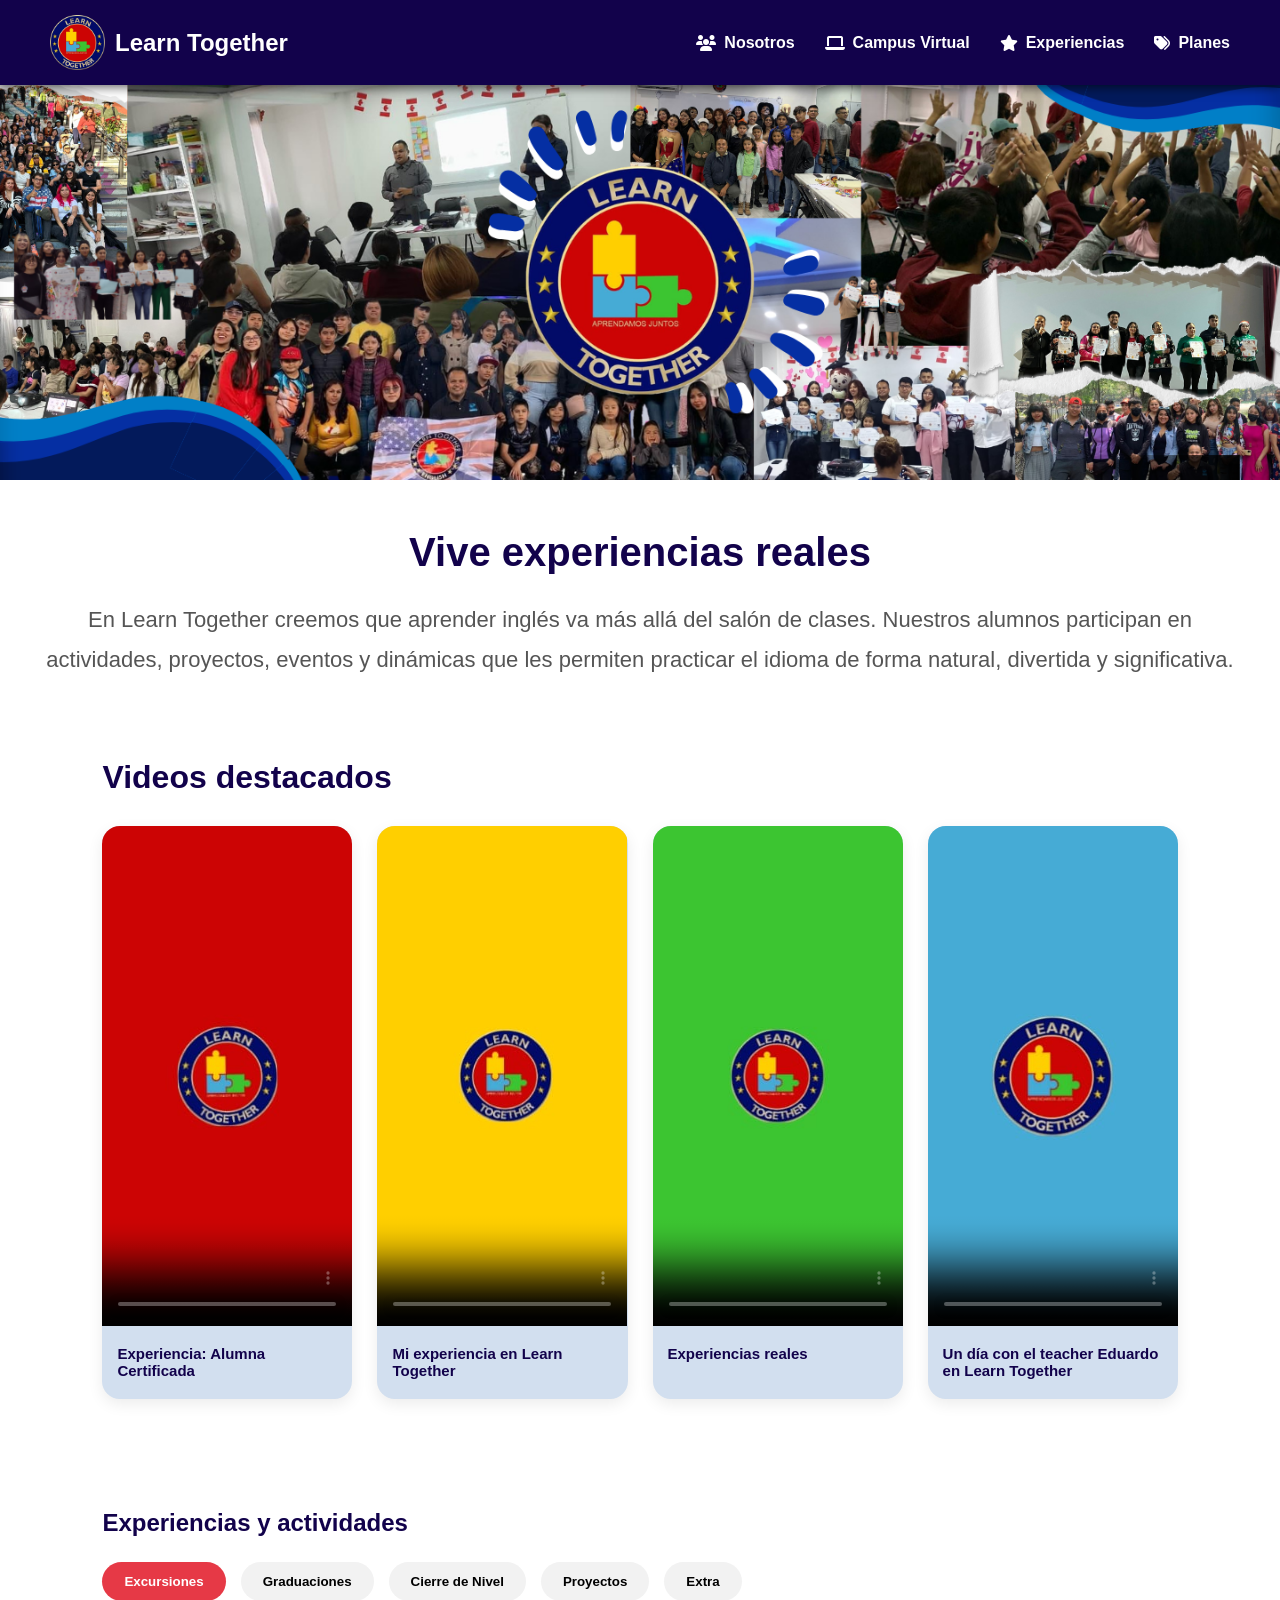
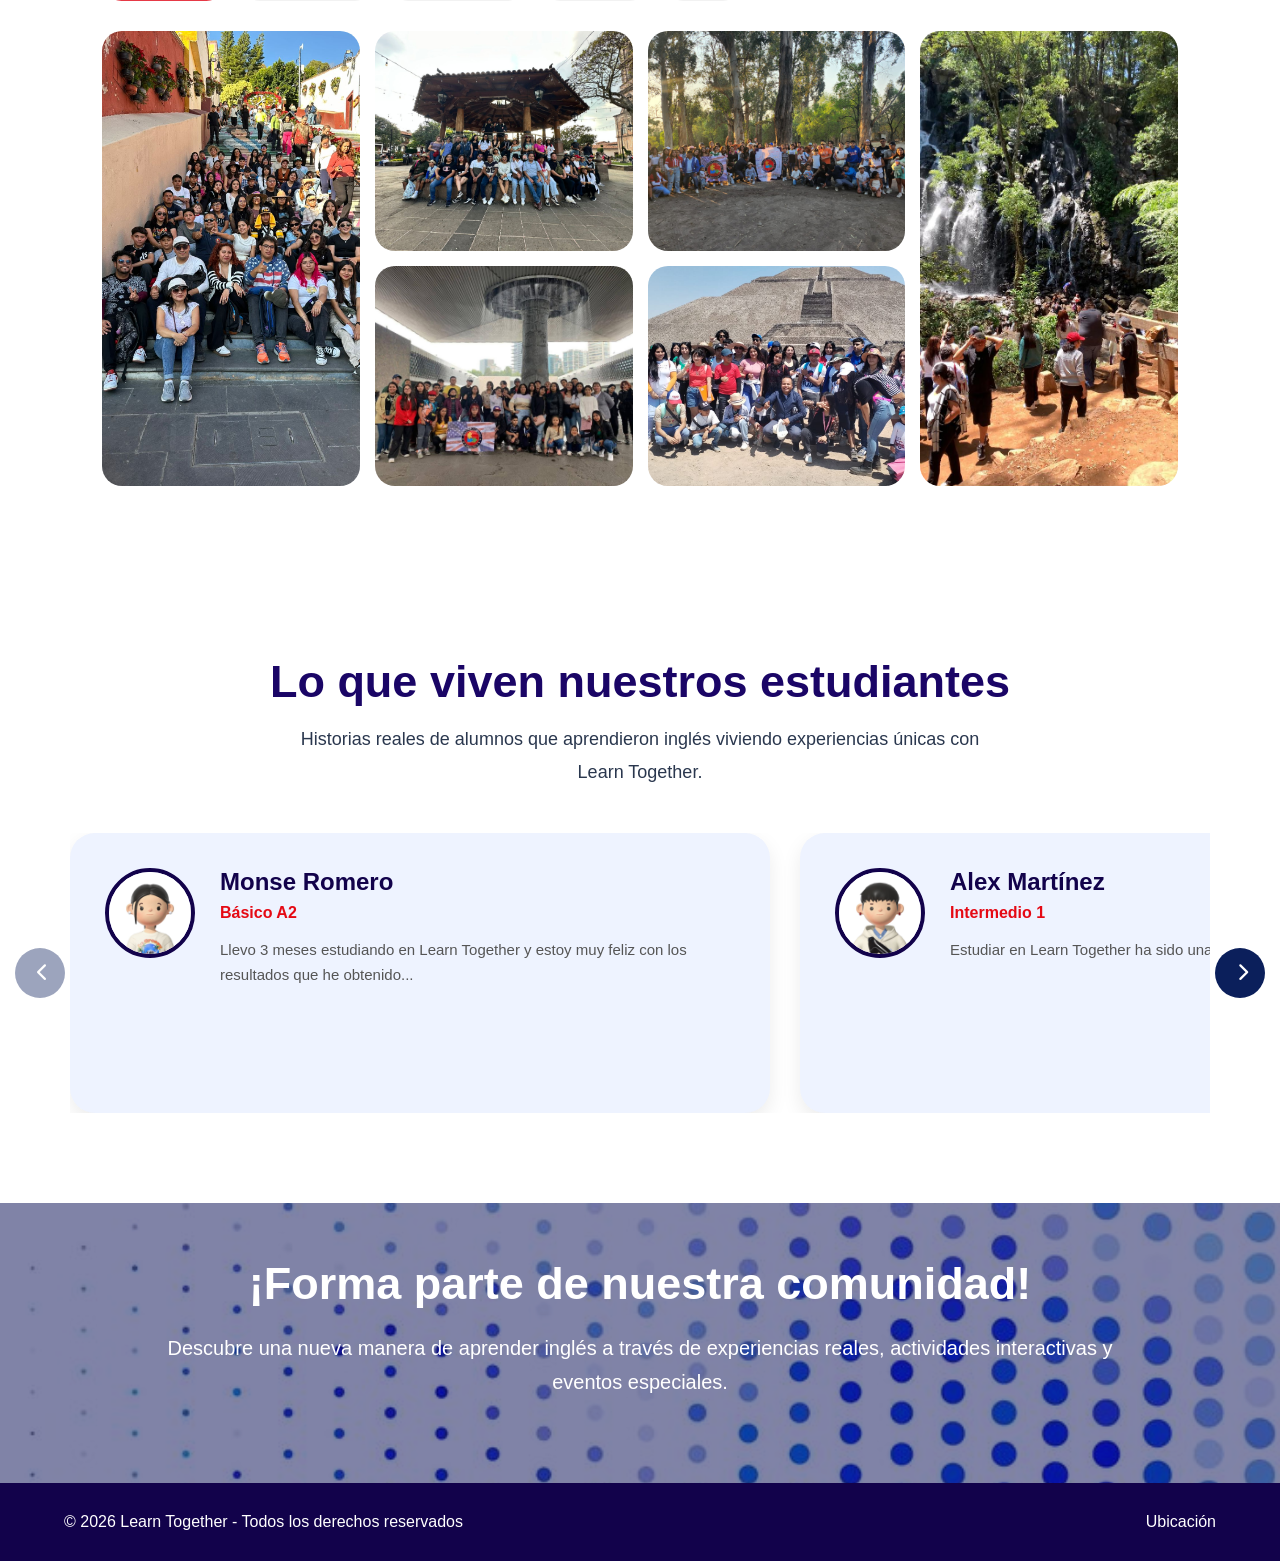
<file: vista/experiencias.html>
<!DOCTYPE html>
<html lang="es">
<head>
    <meta charset="UTF-8">
    <meta name="viewport" content="width=device-width, initial-scale=1.0">
    <link rel="stylesheet" href="css/experiencias.css">
    <link rel="stylesheet" href="https://cdnjs.cloudflare.com/ajax/libs/font-awesome/6.5.1/css/all.min.css">
    <title>Learn Together</title>
</head>
<body>
<header>
    <div class="encabezado">
        <a href="index.html" class="logo-link">
            <img src="img/logoLT.png" class="logo">
            <h1>Learn Together</h1>
        </a>
    </div>
    <div class="menu-toggle">
        <i class="fa-solid fa-bars"></i>
    </div>
    <nav class="nav">
        <a href="nosotros.html"><i class="fa-solid fa-users"></i> Nosotros</a>
        <a href="campus.html"><i class="fa-solid fa-laptop"></i>Campus Virtual</a>
        <a href="experiencias.html" class="activo"><i class="fa-solid fa-star"></i>Experiencias</a>
        <a href="planes.html"><i class="fa-solid fa-tags"></i>Planes</a>
    </nav>
</header>
<div class="banner">
    <img src="img/experiencias.png" alt="Banner">
</div>

<section class="texto-ex">
    <div class="descrip">
        <h3>Vive experiencias reales</h3>
        <p>En Learn Together creemos que aprender inglés va más allá del salón de clases. Nuestros alumnos participan en actividades, proyectos, eventos y dinámicas que les permiten practicar el idioma de forma natural, divertida y significativa.</p>
    </div>
</section>

<section class="videos-destacados">
    <div class="titulo-videos">
        <h2>Videos destacados</h2>
    </div>
    <div class="videos-grid">
        <div class="vi-card">
            <video controls poster="img/portadarojo.jpeg">
                <source src="videos/alumnacertificada.mp4" type="video/mp4">
            </video>
            <div class="vi-info">
                <h3>Experiencia: Alumna Certificada</h3>
            </div>
        </div>
        <div class="vi-card">
            <video controls poster="img/portadaamarillo.jpeg">
                <source src="videos/miexperiencia.mp4" type="video/mp4">
            </video>
            <div class="vi-info">
                <h3>Mi experiencia en Learn Together</h3>
            </div>
        </div>
        <div class="vi-card">
            <video controls poster="img/portadaverde.jpeg">
                <source src="videos/experienciareales.mp4" type="video/mp4">
            </video>
            <div class="vi-info">
                <h3>Experiencias reales</h3>
            </div>
        </div>
        <div class="vi-card">
            <video controls poster="img/portadaazul.jpeg">
                <source src="videos/ex1prof.mp4" type="video/mp4">
            </video>
            <div class="vi-info">
                <h3>Un día con el teacher Eduardo en Learn Together</h3>
            </div>
        </div>
    </div>
    <div class="controles-videos">
        <button id="prevVideo">
            <i class="fa-solid fa-chevron-left"></i>
        </button>
        <button id="nextVideo">
            <i class="fa-solid fa-chevron-right"></i>
        </button>
    </div> 
</section>

<section class="experiencias">
    <div class="titulo-exp">
        <h2>Experiencias y actividades</h2>
        <div class="filtros">
            <button class="filtro active" onclick="mostrarGaleria('excursiones',this)">Excursiones</button>
            <button class="filtro" onclick="mostrarGaleria('graduaciones',this)">Graduaciones</button>
            <button class="filtro" onclick="mostrarGaleria('cierre',this)">Cierre de Nivel</button>
            <button class="filtro" onclick="mostrarGaleria('proyectos',this)">Proyectos</button>
            <button class="filtro" onclick="mostrarGaleria('extras',this)">Extra</button>
        </div>
    </div>
    <div class="galeria" id="galeria">
        <img src="img/ex1.jpg" class="grande">
        <img src="img/ex2.jpg">
        <img src="img/ex3.jpg">
        <img src="img/ex4.jpg" class="grande">
        <img src="img/ex5.jpg">
        <img src="img/ex6.jpg">
    </div>
</section>

<section class="comentarios">
    <div class="titulo-comentarios">
        <h2>Lo que viven nuestros estudiantes</h2>
        <p>Historias reales de alumnos que aprendieron inglés viviendo experiencias únicas con Learn Together.</p>
    </div>
    <div class="slider-com">
        <button class="atras">
            <i class="fa-solid fa-chevron-left"></i>
        </button>
        <div class="contenedor-slider">
            <div class="contenedor-comentarios">
                <div class="card-com">
                    <div class="img-com">
                        <img src="img/icon.jpg">
                    </div>
                    <div class="info-com">
                        <h3>Monse Romero</h3>
                        <span>Básico A2</span>
                        <p>Llevo 3 meses estudiando en Learn Together y estoy muy feliz con los resultados que he obtenido...</p>
                    </div>
                </div>
                <div class="card-com">
                    <div class="img-com">
                        <img src="img/ic.jpg">
                    </div>
                    <div class="info-com">
                        <h3>Alex Martínez</h3>
                        <span>Intermedio 1</span>
                        <p>Estudiar en Learn Together ha sido una gran experiencia...</p>
                    </div>
                </div>
                <div class="card-com">
                    <div class="img-com">
                        <img src="img/ic.jpg">
                    </div>
                    <div class="info-com">
                        <h3>Axel Palmer</h3>
                        <span>Intermedio 2</span>
                        <p>Las clases son bastantes dinámicas...</p>
                    </div>
                </div>
                <div class="card-com">
                    <div class="img-com">
                        <img src="img/ic.jpg">
                    </div>
                    <div class="info-com">
                        <h3>Carlos Aldair Becerra Cuevas</h3>
                        <span>Avanzado</span>
                        <p>En general es una gran escuela, siempre busca el progreso del estudiante...</p>
                    </div>
                </div>
                <div class="card-com">
                    <div class="img-com">
                        <img src="img/i.jpg">
                    </div>
                    <div class="info-com">
                        <h3>Regina Hernández</h3>
                        <span>Intermedio 2</span>
                        <p>Lo que más me gusta de Learn Together es que cada clase me motiva a seguir aprendiendo...</p>
                    </div>
                </div>
            </div>
        </div>
        <button class="adelante">
            <i class="fa-solid fa-chevron-right"></i>
        </button>
    </div>
</section>

<div class="ban">
    <img src="img/punto.jpg" alt="Ban">
    <div class="contenido-banner">
        <div class="texto-banner">
            <h2>¡Forma parte de nuestra comunidad!</h2>
            <p>Descubre una nueva manera de aprender inglés a través de experiencias reales, actividades interactivas y eventos especiales.</p>
        </div>
    </div>
</div>
<footer>
    <div class="footer-container">
        <p>© 2026 Learn Together - Todos los derechos reservados</p>
        <div class="footer-links">
            <a href="ubicacion.html">Ubicación</a>
        </div>
    </div>
</footer>

<script>
    const menu=document.querySelector(".menu-toggle");
    const nav=document.querySelector(".nav");
    menu.onclick=()=>{
        nav.classList.toggle("active");
        menu.innerHTML=nav.classList.contains("active")
        ?'<i class="fa-solid fa-xmark"></i>'
        :'<i class="fa-solid fa-bars"></i>';
    }
    document.querySelectorAll(".nav a").forEach(link=>{
        link.onclick=()=>{
            nav.classList.remove("active");
            menu.innerHTML='<i class="fa-solid fa-bars"></i>';
        }
    });
</script>

<script>
const galerias = {
excursiones:[
"img/ex1.jpg",
"img/ex2.jpg",
"img/ex3.jpg",
"img/ex4.jpg",
"img/ex5.jpg",
"img/ex6.jpg"
],
graduaciones:[
"img/gr1.jpg",
"img/gr2.jpg",
"img/gr3.jpg",
"img/gr4.jpg",
"img/gr5.jpg",
"img/gr6.jpg"
],
cierre:[
"img/ni1.jpg",
"img/ni2.jpg",
"img/ni3.jpg",
"img/ni4.jpg",
"img/ni6.jpg",
"img/ni5.jpg"
],
proyectos:[
"img/po1.jpg",
"img/po2.jpg",
"img/po3.jpg",
"img/po4.jpg",
"img/po5.jpg",
"img/po6.jpg"
],
extras:[
"img/fe1.jpg",
"img/fe2.jpg",
"img/fe3.jpg",
"img/fe4.jpg",
"img/fe5.jpg",
"img/fe6.jpg"
]
};

function mostrarGaleria(tipo, boton){
const galeria = document.getElementById("galeria");
galeria.innerHTML="";
galerias[tipo].forEach((img,index)=>{
const clase = (index === 0 || index === 3)
? "grande" : "";
galeria.innerHTML +=
`<img src="${img}" class="${clase}">`;
});
document.querySelectorAll(".filtro").forEach(btn =>
btn.classList.remove("active"));
boton.classList.add("active");
}
</script>

<script>
const contenedorCom = document.querySelector(".contenedor-comentarios");
const sliderCom = document.querySelector(".contenedor-slider");
const btnAtras = document.querySelector(".slider-com .atras");
const btnAdelante = document.querySelector(".slider-com .adelante");
let posicion = 0;
function obtenerMovimiento() {
    const tarjeta = document.querySelector(".card-com");
    return tarjeta.offsetWidth + 30;
}
function actualizarBotones() {
    const max = contenedorCom.scrollWidth - sliderCom.clientWidth;
    btnAtras.style.opacity = posicion <= 0 ? ".4" : "1";
    btnAtras.disabled = posicion <= 0;
    btnAdelante.style.opacity = posicion >= max ? ".4" : "1";
    btnAdelante.disabled = posicion >= max;
}
btnAdelante.addEventListener("click", () => {
    const max = contenedorCom.scrollWidth - sliderCom.clientWidth;
    posicion += obtenerMovimiento();
    if (posicion > max) posicion = max;
    contenedorCom.style.transform = `translateX(-${posicion}px)`;
    actualizarBotones();
});
btnAtras.addEventListener("click", () => {
    posicion -= obtenerMovimiento();
    if (posicion < 0) posicion = 0;
    contenedorCom.style.transform = `translateX(-${posicion}px)`;
    actualizarBotones();
});
window.addEventListener("resize", () => {
    posicion = 0;
    contenedorCom.style.transform = "translateX(0)";
    actualizarBotones();
});
actualizarBotones();

const videos = document.querySelectorAll(".vi-card");
const prevVideo = document.querySelector("#prevVideo");
const nextVideo = document.querySelector("#nextVideo");
let indiceVideo = 0;
function mostrarVideo(){
    if(window.innerWidth > 768){
        videos.forEach(v=>{
            v.style.display="block";
        });
        if(prevVideo){
            prevVideo.style.display="none";
            nextVideo.style.display="none";
        }
    return;
    }

    videos.forEach(video=>{
        video.style.display="none";
    });

    videos[indiceVideo].style.display="block";

    if(prevVideo){
        prevVideo.style.display="flex";
        prevVideo.disabled = indiceVideo===0;
    }

    if(nextVideo){
        nextVideo.style.display="flex";
        nextVideo.disabled = indiceVideo===videos.length-1;
    }
}

if(nextVideo){
nextVideo.addEventListener("click",()=>{
    if(indiceVideo<videos.length-1){
        indiceVideo++;
        mostrarVideo();
    }
});
}

if(prevVideo){
prevVideo.addEventListener("click",()=>{
    if(indiceVideo>0){
        indiceVideo--;
        mostrarVideo();
    }
});
}

window.addEventListener("resize",mostrarVideo);
mostrarVideo();

const testimonios = document.querySelectorAll(".video-card");
const prevTestimonio = document.getElementById("prevTestimonio");
const nextTestimonio = document.getElementById("nextTestimonio");
let indiceTestimonio = 0;
function mostrarTestimonio(){
    if(window.innerWidth > 768){
        testimonios.forEach(t=>{
            t.style.display="block";
        });

        if(prevTestimonio){
            prevTestimonio.style.display="none";
            nextTestimonio.style.display="none";
        }
        return;
    }
    testimonios.forEach(t=>{
        t.style.display="none";
    });

    testimonios[indiceTestimonio].style.display="block";

    if(prevTestimonio){
        prevTestimonio.style.display="flex";
        prevTestimonio.disabled = indiceTestimonio===0;
    }

    if(nextTestimonio){
        nextTestimonio.style.display="flex";
        nextTestimonio.disabled = indiceTestimonio===testimonios.length-1;
    }
}

if(nextTestimonio){
nextTestimonio.addEventListener("click",()=>{
    if(indiceTestimonio<testimonios.length-1){
        indiceTestimonio++;
        mostrarTestimonio();
    }
});
}

if(prevTestimonio){
prevTestimonio.addEventListener("click",()=>{
    if(indiceTestimonio>0){
        indiceTestimonio--;
        mostrarTestimonio();
    }
});
}
window.addEventListener("resize",mostrarTestimonio);
mostrarTestimonio();



function abrirInfo(){
    document.getElementById("modalInfo").classList.add("activo");
}

function cerrarInfo(){
    document.getElementById("modalInfo").classList.remove("activo");
}

window.addEventListener("click", function(e){
    const modal = document.getElementById("modalInfo");
    if(e.target === modal){
        cerrarInfo();
    }
});
</script>
</body>
</html>
</file>
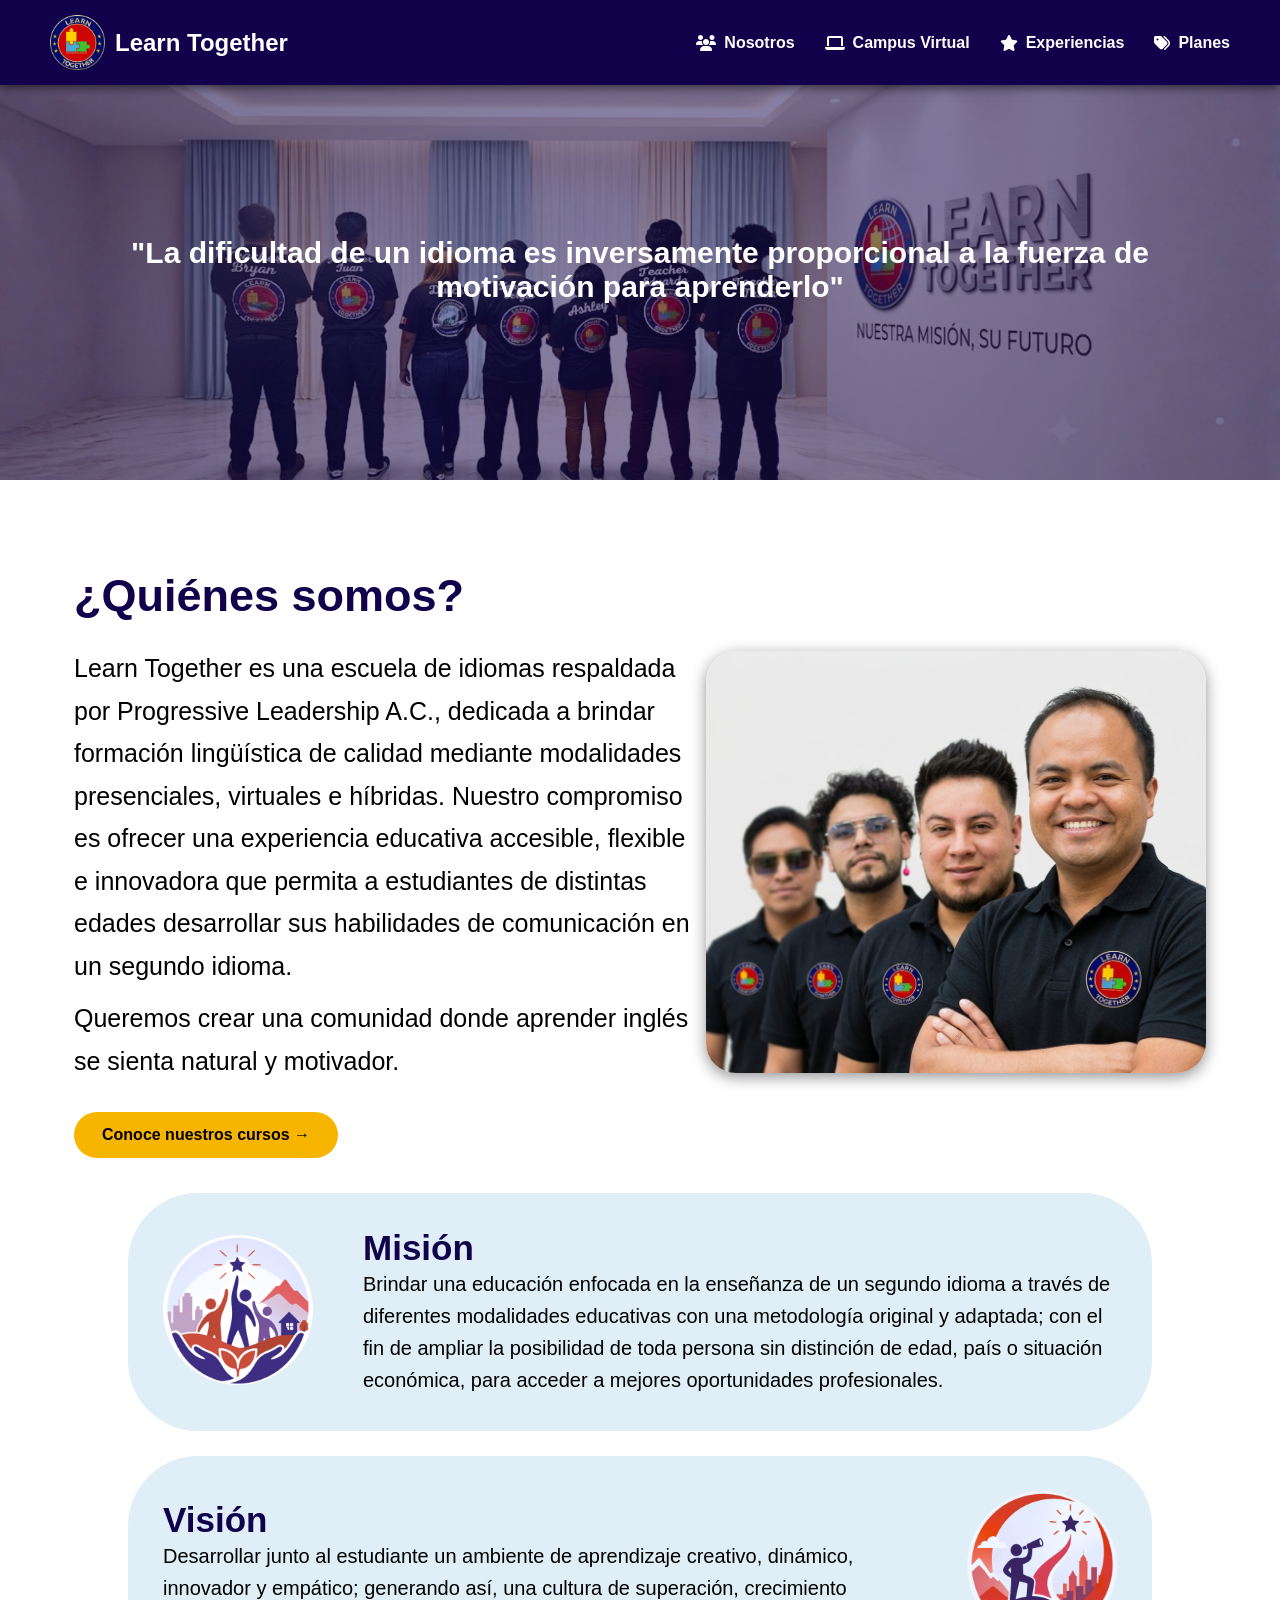
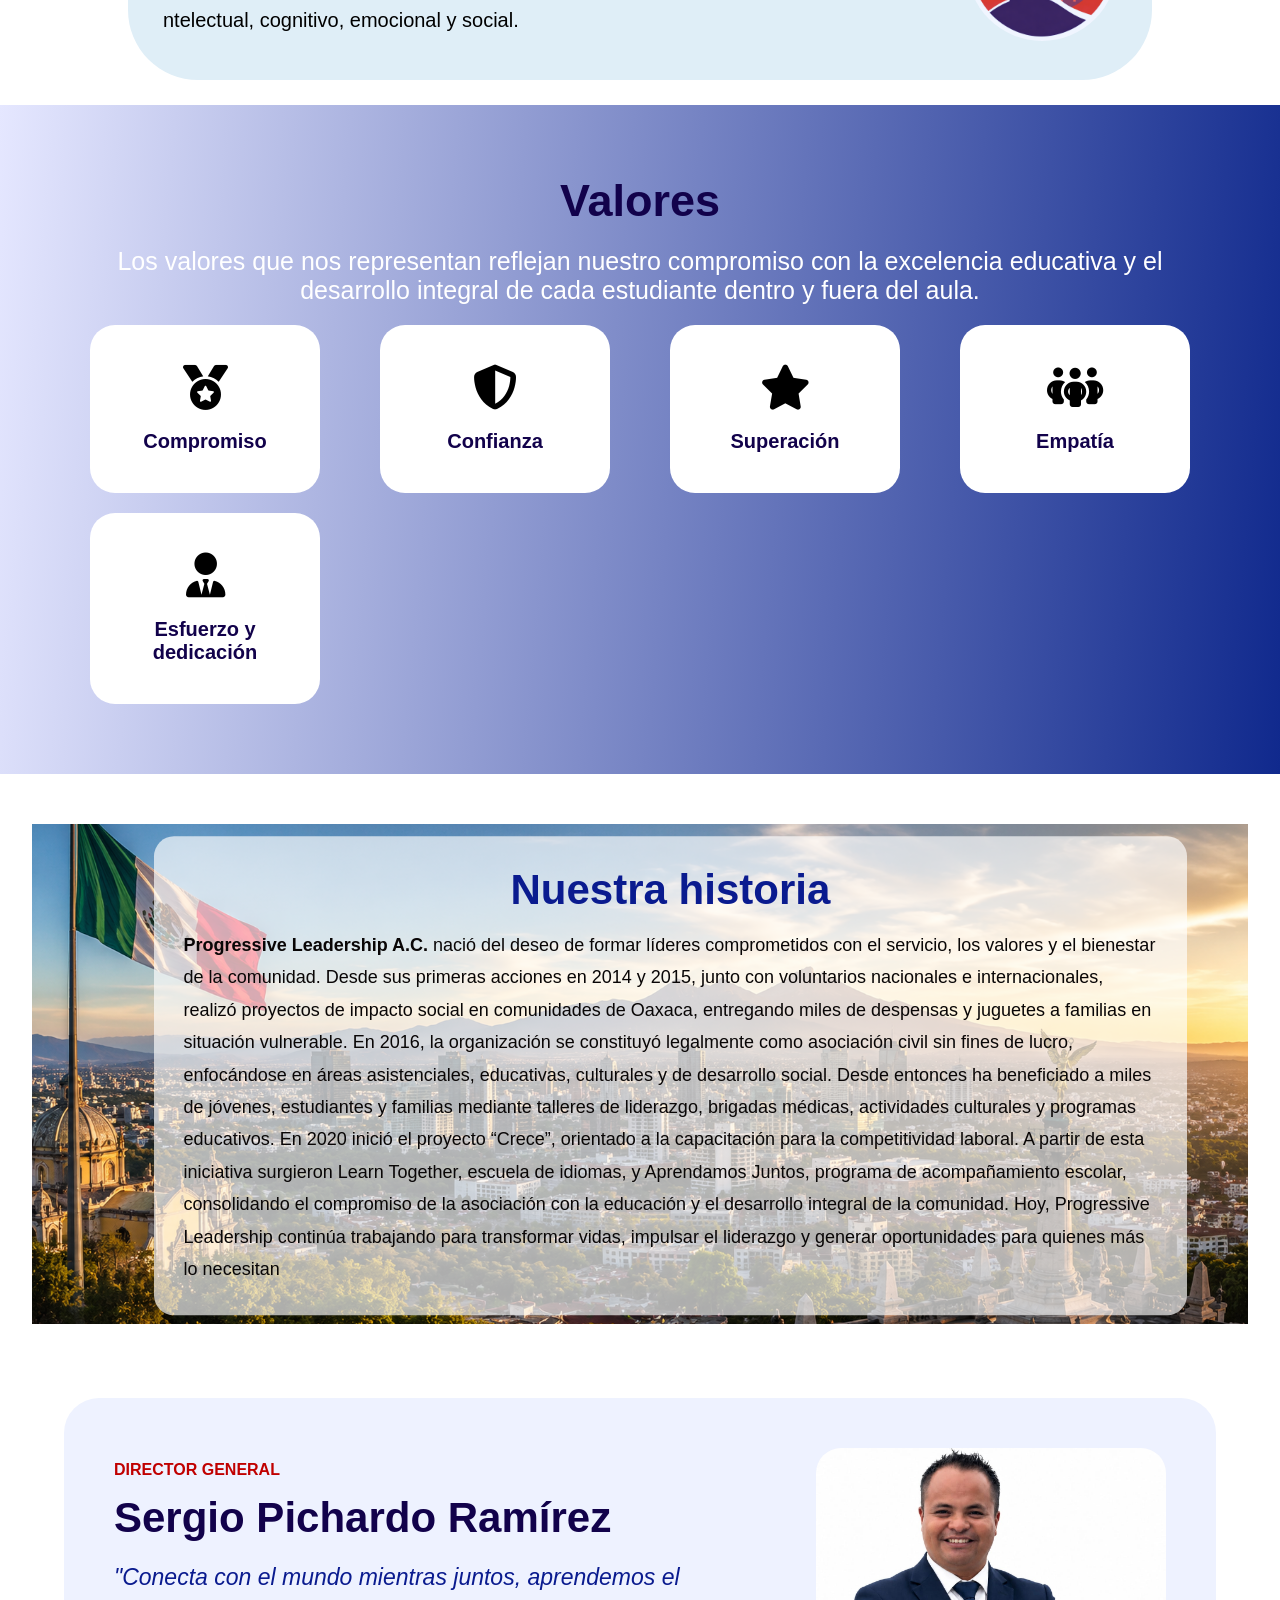
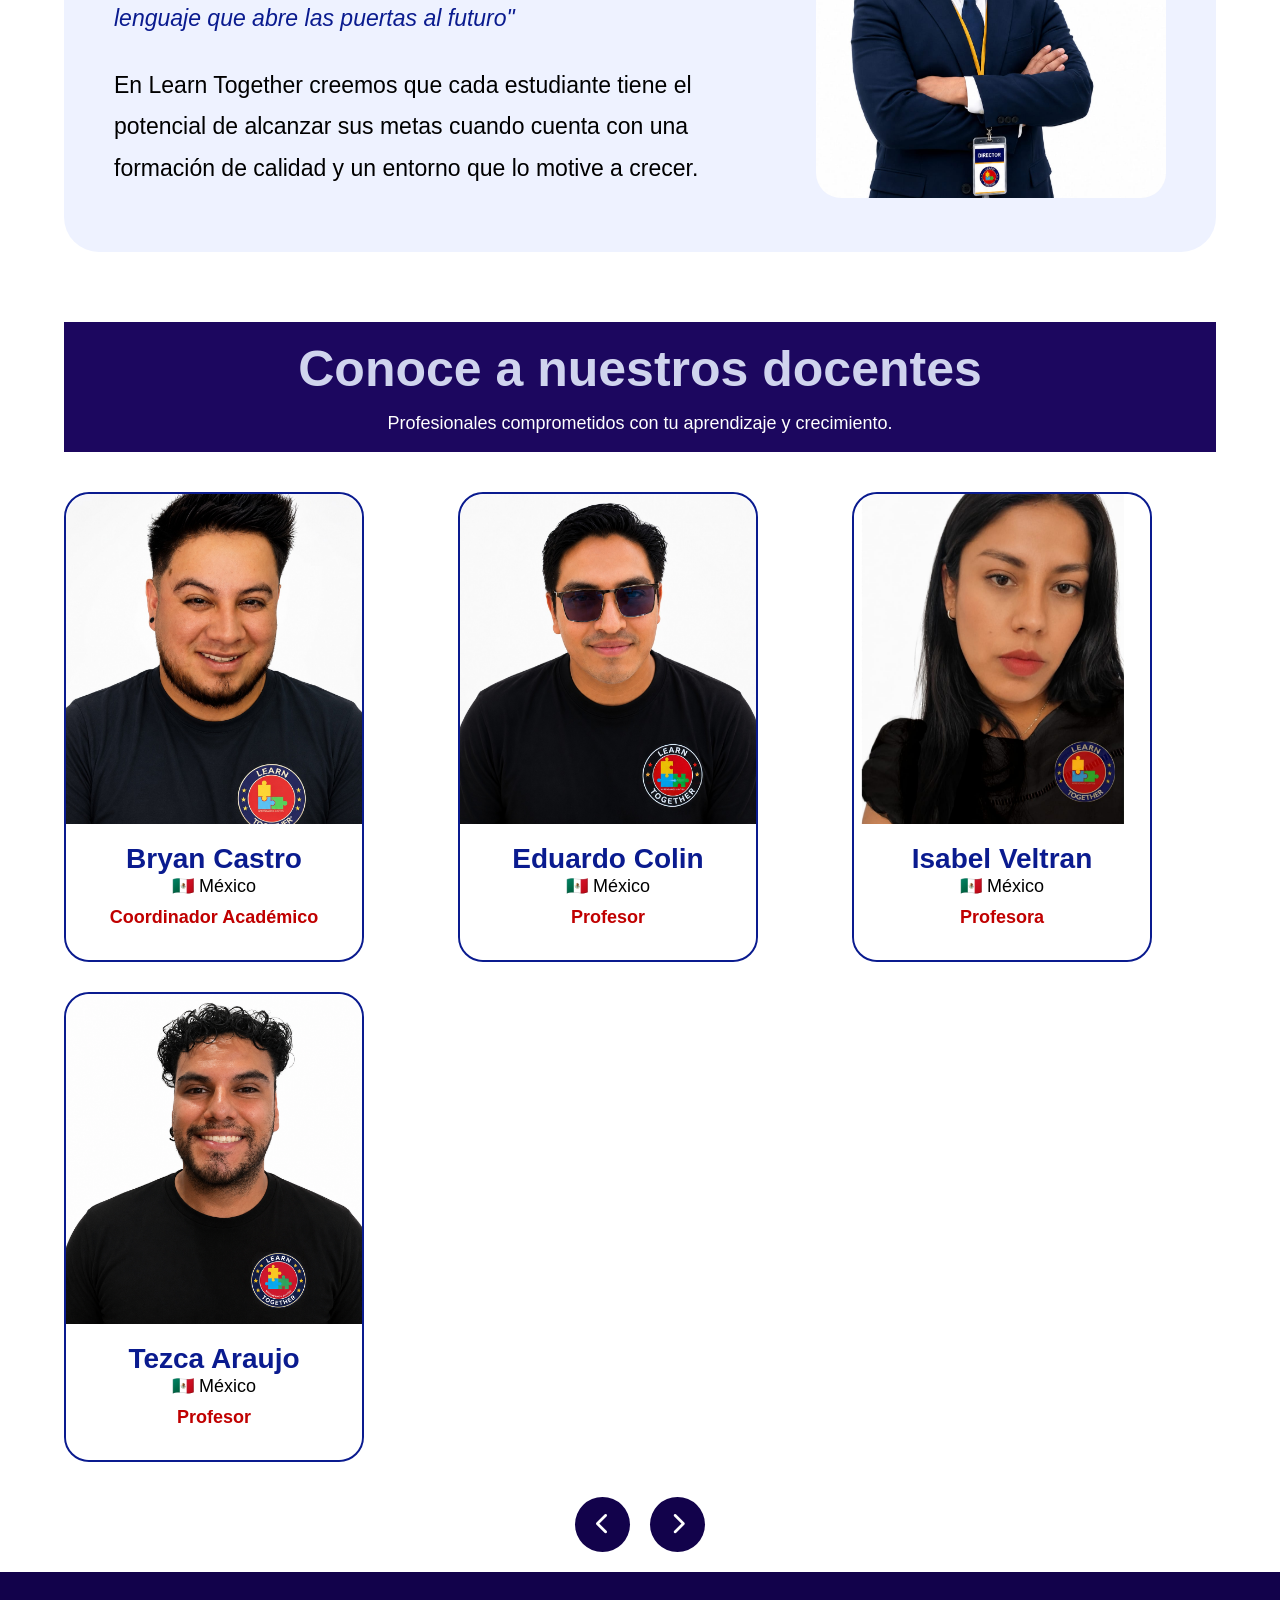
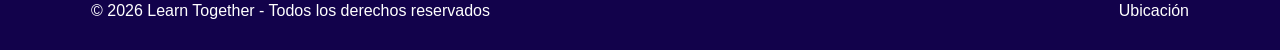
<file: vista/nosotros.html>
<!DOCTYPE html>
<html lang="es">
<head>
    <meta charset="UTF-8">
    <meta name="viewport" content="width=device-width, initial-scale=1.0">
    <link rel="stylesheet" href="css/nosotros.css">
    <link rel="stylesheet" href="https://cdnjs.cloudflare.com/ajax/libs/font-awesome/6.5.1/css/all.min.css">
    <title>Learn Together</title>
</head>
<body>
<header>
    <div class="encabezado">
    <a href="index.html" class="logo-link">
        <img src="img/logoLT.png" class="logo">
        <h1>Learn Together</h1>
    </a>
    </div>
    <div class="menu-toggle">
        <i class="fa-solid fa-bars"></i>
    </div>
    <nav class="nav" id="menu">
        <a href="nosotros.html"><i class="fa-solid fa-users"></i>Nosotros</a>
        <a href="campus.html"><i class="fa-solid fa-laptop"></i>Campus Virtual</a>
        <a href="experiencias.html"><i class="fa-solid fa-star"></i>Experiencias</a>
        <a href="planes.html"><i class="fa-solid fa-tags"></i>Planes</a>
    </nav>
</header>
<div class="banner">
    <img src="img/nosotros.png" alt="Banner">
    <div class="contenido-banner">
        <h2>"La dificultad de un idioma es inversamente proporcional a la
            fuerza de motivación para aprenderlo"</h2>
    </div>
</div>

<section class="info-nosotros">
    <div class="texto-nosotros">
        <h2>¿Quiénes somos?</h2>
        <p>
            Learn Together es una escuela de idiomas respaldada por Progressive Leadership A.C., dedicada
            a brindar formación lingüística de calidad mediante modalidades presenciales, virtuales e híbridas.
            Nuestro compromiso es ofrecer una experiencia educativa accesible, flexible e innovadora que permita
            a estudiantes de distintas edades desarrollar sus habilidades de comunicación en un segundo idioma.
        </p>
        <p>
            Queremos crear una comunidad donde aprender
            inglés se sienta natural y motivador.
        </p>
        <a href="campus.html" class="btn-nosotros">
            Conoce nuestros cursos →
        </a>
    </div>
    <div class="imagen-nosotros">
        <img src="img/quienessomos.png" alt="">
    </div>
</section>

<section class="mision">
    <div class="mision-img">
        <img src="img/mision.png" alt="">
    </div>
    <div class="mision-texto">
        <h2>Misión</h2>
        <p>
            Brindar una educación enfocada en la enseñanza de un segundo idioma a través de diferentes modalidades
            educativas con una metodología original y adaptada; con el fin de ampliar la
            posibilidad de toda persona sin distinción de edad, país o situación económica,
            para acceder a mejores oportunidades profesionales.
        </p>
    </div>
</section>
<section class="vision">
    <div class="vision-texto">
        <h2>Visión</h2>
        <p>
            Desarrollar junto al estudiante un ambiente de aprendizaje
            creativo, dinámico, innovador y empático; generando así, una cultura
            de superación, crecimiento ntelectual, cognitivo, emocional y social.
    </div>
    <div class="vision-img">
        <img src="img/vision.png" alt="">
    </div>
</section>

<section class="valores">
    <h2>Valores</h2>
    <p>Los valores que nos representan reflejan nuestro compromiso con la excelencia
        educativa y el desarrollo integral de cada estudiante dentro y fuera del aula.</p>
    <div class="contenedor-valores">
        <div class="valor">
            <i class="fa-solid fa-medal"></i>
            <h3>Compromiso</h3>
        </div>
        <div class="valor">
            <i class="fa-solid fa-shield-halved"></i>
            <h3>Confianza</h3>
        </div>
        <div class="valor">
            <i class="fa-solid fa-star"></i>
            <h3>Superación</h3>
        </div>
        <div class="valor">
            <i class="fa-solid fa-people-group"></i>
            <h3>Empatía</h3>
        </div>
        <div class="valor ultimo">
            <i class="fa-solid fa-user-tie"></i>
            <h3>Esfuerzo y dedicación</h3>
        </div>
    </div>
</section>

<section class="historia">
    <img src="img/historia.png" alt="historia">
    <div class="texto-historia">
    <h2>Nuestra historia</h2>
        <p><b>Progressive Leadership A.C.</b> nació del deseo de formar líderes comprometidos con el servicio, los valores y el bienestar de la comunidad. Desde sus primeras acciones en 2014 y 2015, junto con voluntarios nacionales e internacionales, realizó proyectos de impacto social en comunidades de Oaxaca, entregando miles de despensas y juguetes a familias en situación vulnerable.
    En 2016, la organización se constituyó legalmente como asociación civil sin fines de lucro, enfocándose en áreas asistenciales, educativas, culturales y de desarrollo social. Desde entonces ha beneficiado a miles de jóvenes, estudiantes y familias mediante talleres de liderazgo, brigadas médicas, actividades culturales y programas educativos.
    En 2020 inició el proyecto “Crece”, orientado a la capacitación para la competitividad laboral. A partir de esta iniciativa surgieron Learn Together, escuela de idiomas, y Aprendamos Juntos, programa de acompañamiento escolar, consolidando el compromiso de la asociación con la educación y el desarrollo integral de la comunidad.
    Hoy, Progressive Leadership continúa trabajando para transformar vidas, impulsar el liderazgo y generar oportunidades para quienes más lo necesitan
        </p>
    </div>
</section>

<section class="director">
    <div class="director-info">
        <span>Director General</span>
        <h2>Sergio Pichardo Ramírez</h2>
        <p class="frase">
            "Conecta con el mundo mientras juntos, aprendemos el lenguaje que abre las puertas al futuro"</p>

        <p>
            En Learn Together creemos que cada estudiante
            tiene el potencial de alcanzar sus metas cuando
            cuenta con una formación de calidad y un entorno
            que lo motive a crecer.
        </p>
    </div>

    <div class="director-img">
        <img src="img/director.jpeg">
    </div>
</section>

<section class="profesores">
    <div class="titulo-profes">
        <h2>Conoce a nuestros docentes</h2>
        <p>Profesionales comprometidos con tu aprendizaje y crecimiento.</p>
    </div>
    <div class="contenedor-profes">
        <div class="card-docente">
            <div class="card-inner">
                <div class="card-front">
                    <img src="img/profe1.jpeg" alt="Bryan Castro">
                    <h3>Bryan Castro</h3>
                    <div class="pais">
                        🇲🇽 México
                    </div>
                    <p class="especialidad">Coordinador Académico</p>
                </div>
                <div class="card-back">
                    <h3>Bryan Castro</h3>
                    <p><i class="fa-solid fa-graduation-cap"></i>
                        Lic. en Enseñanza y Aprendizaje del Inglés. Especialidad en educación secundaria.</p>
                    <p><i class="fa-solid fa-certificate"></i>
                        CAE C1, Aptis C y CENNI N.15</p>
                    <p><i class="fa-solid fa-star"></i>
                        13 años de experiencia</p>
                    <p>"Tell me and I forget. Teach me and I remember. Involve me and I learn." -Benjamin Franklin</p>
                </div>
            </div>
        </div>
        <div class="card-docente">
            <div class="card-inner">
                <div class="card-front">
                    <img src="img/profe2.jpeg" alt="Bryan Castro">
                    <h3>Eduardo Colin</h3>
                    <div class="pais">
                        🇲🇽 México
                    </div>
                    <p class="especialidad">Profesor</p>
                </div>
                <div class="card-back">
                    <h3>Eduardo Colin Ramirez </h3>
                    <p><i class="fa-solid fa-graduation-cap"></i>
                        Lic. en Enseñanza y Aprendizaje del Inglés </p>
                    <p><i class="fa-solid fa-certificate"></i>
                        Certificación APTIS C1</p>
                    <p><i class="fa-solid fa-star"></i>
                        2 años de experiencia</p>
                    <p>"Every word is a new opportunity."</p>
                </div>
            </div>
        </div>
        <div class="card-docente">
            <div class="card-inner">
                <div class="card-front">
                    <img src="img/profe7.jpeg" alt="Bryan Castro">
                    <h3>Isabel Veltran</h3>
                    <div class="pais">
                        🇲🇽 México
                    </div>
                    <p class="especialidad">Profesora</p>
                </div>
                <div class="card-back">
                    <h3>Isabel Vletran </h3>
                    <p><i class="fa-solid fa-graduation-cap"></i>
                        Lic. </p>
                    <p><i class="fa-solid fa-certificate"></i>
                        TOEIC Nivel: B2</p>
                    <p><i class="fa-solid fa-star"></i>
                        15 años de experiencia </p>
                    <p>"Every lesson brings you closer."</p>
                </div>
            </div>
        </div>
        <div class="card-docente">
            <div class="card-inner">
                <div class="card-front">
                    <img src="img/profe5.png" alt="Bryan Castro">
                    <h3>Tezca Araujo</h3>
                    <div class="pais">
                        🇲🇽 México
                    </div>
                    <p class="especialidad">Profesor</p>
                </div>
                <div class="card-back">
                    <h3>Tezca Araujo Padilla</h3>
                    <p><i class="fa-solid fa-graduation-cap"></i>
                        Lic. en Enseñanza y Aprendizaje del Inglés </p>
                    <p><i class="fa-solid fa-certificate"></i>
                        Certificación APTIS C1</p>
                    <p><i class="fa-solid fa-star"></i>
                        3 años de experiencia</p>
                    <p>"Mistakes should not be punished, as they are proof that tou are learning"</p>
                </div>
            </div>
        </div>
        <div class="card-docente">
            <div class="card-inner">
                <div class="card-front">
                    <img src="img/profe6.jpeg" alt="Bryan Castro">
                    <h3>Flor Vellano</h3>
                    <div class="pais">
                        🇲🇽 México
                    </div>
                    <p class="especialidad">Profesora</p>
                </div>
                <div class="card-back">
                    <h3>Flor ALejandra Vellano Hernández </h3>
                    <p><i class="fa-solid fa-graduation-cap"></i>
                        Lic. en Enseñanza y Aprendizaje del Inglés. Especialidad en educación secundaria.</p>
                    <p><i class="fa-solid fa-certificate"></i>
                        Aptis Nivel: C1</p>
                    <p><i class="fa-solid fa-star"></i>
                        3 años de experiencia </p>
                    <p>"Success begins with learning."</p>
                </div>
            </div>
        </div>
        <div class="card-docente">
            <div class="card-inner">
                <div class="card-front">
                    <img src="img/profe3.jpeg" alt="Bryan Castro">
                    <h3>Karla Rangel</h3>
                    <div class="pais">
                        🇲🇽 México
                    </div>
                    <p class="especialidad">Profesora</p>
                </div>
                <div class="card-back">
                    <h3>Karla Rangel</h3>
                    <p><i class="fa-solid fa-graduation-cap"></i>
                        Lic. en Derecho -Uaemex</p>
                    <p><i class="fa-solid fa-certificate"></i>
                        Certificación B2 Cambridge y Teacher's</p>
                    <p><i class="fa-solid fa-star"></i>
                        5 años de experiencia</p>
                    <p>"Believe. Learn. Succeed."</p>
                </div>
            </div>
        </div>
        <div class="card-docente">
            <div class="card-inner">
                <div class="card-front">
                    <img src="img/profe4.jpeg" alt="Bryan Castro">
                    <h3>Ian Gomez</h3>
                    <div class="pais">
                        🇲🇽 México
                    </div>
                    <p class="especialidad">Profesor</p>
                </div>
                <div class="card-back">
                    <h3>Ian Jeremy Gomez Reyes </h3>
                    <p><i class="fa-solid fa-graduation-cap"></i>
                        Licenciatura en Turismo </p>
                    <p><i class="fa-solid fa-certificate"></i>
                        N/A</p>
                    <p><i class="fa-solid fa-star"></i>
                        2 años de experiencia </p>
                    <p>"Do your Job"</p>
                </div>
            </div>
        </div>
        </div>
    </div>
    <div class="controles-profes">
    <button id="profe-anterior">
        <i class="fa-solid fa-chevron-left"></i>
    </button>
    <button id="profe-siguiente">
        <i class="fa-solid fa-chevron-right"></i>
    </button>
</div>
</section>

<footer>
        <div class="footer-container">
            <p>© 2026 Learn Together - Todos los derechos reservados</p>
            <div class="footer-links">
                <a href="ubicacion.html">Ubicación</a>
            </div>
        </div>
    </footer>

    <script>
    const menu=document.querySelector(".menu-toggle");
    const nav=document.querySelector(".nav");
    menu.onclick=()=>{
    nav.classList.toggle("active");
    menu.innerHTML=nav.classList.contains("active")
    ?'<i class="fa-solid fa-xmark"></i>'
    :'<i class="fa-solid fa-bars"></i>';
    }
    document.querySelectorAll(".nav a").forEach(link=>{
    link.onclick=()=>{
    nav.classList.remove("active");
    menu.innerHTML='<i class="fa-solid fa-bars"></i>';
    }
    });
</script>

    <script>
    const profesores = document.querySelectorAll(".card-docente");
    let profesorActual = 0;
    function mostrarProfesor(){
        profesores.forEach((profe,index)=>{
            if(window.innerWidth <= 768){
                profe.style.display = index === profesorActual ? "block" : "none";
            }else{
                if(
                index>=profesorActual && index<profesorActual+4
            ){
                profe.style.display="block";
            }else{
                profe.style.display="none";
            }
        }
    });
}
    mostrarProfesor();
    window.addEventListener("resize",mostrarProfesor);
    document.getElementById("profe-siguiente").onclick = () => {
    if(window.innerWidth <= 768){
        if(profesorActual < profesores.length - 1){
            profesorActual++;
            mostrarProfesor();
        }
    }else{
        if(profesorActual + 4 < profesores.length){
            profesorActual += 4;
            mostrarProfesor();
        }
    }
};
    document.getElementById("profe-anterior").onclick = () => {
    if(window.innerWidth <= 768){
        if(profesorActual > 0){
            profesorActual--;
            mostrarProfesor();
        }
    }else{
        if(profesorActual > 0){
            profesorActual -= 4;
            mostrarProfesor();
        }
    }
};
</script>
</body>
</html>
</file>
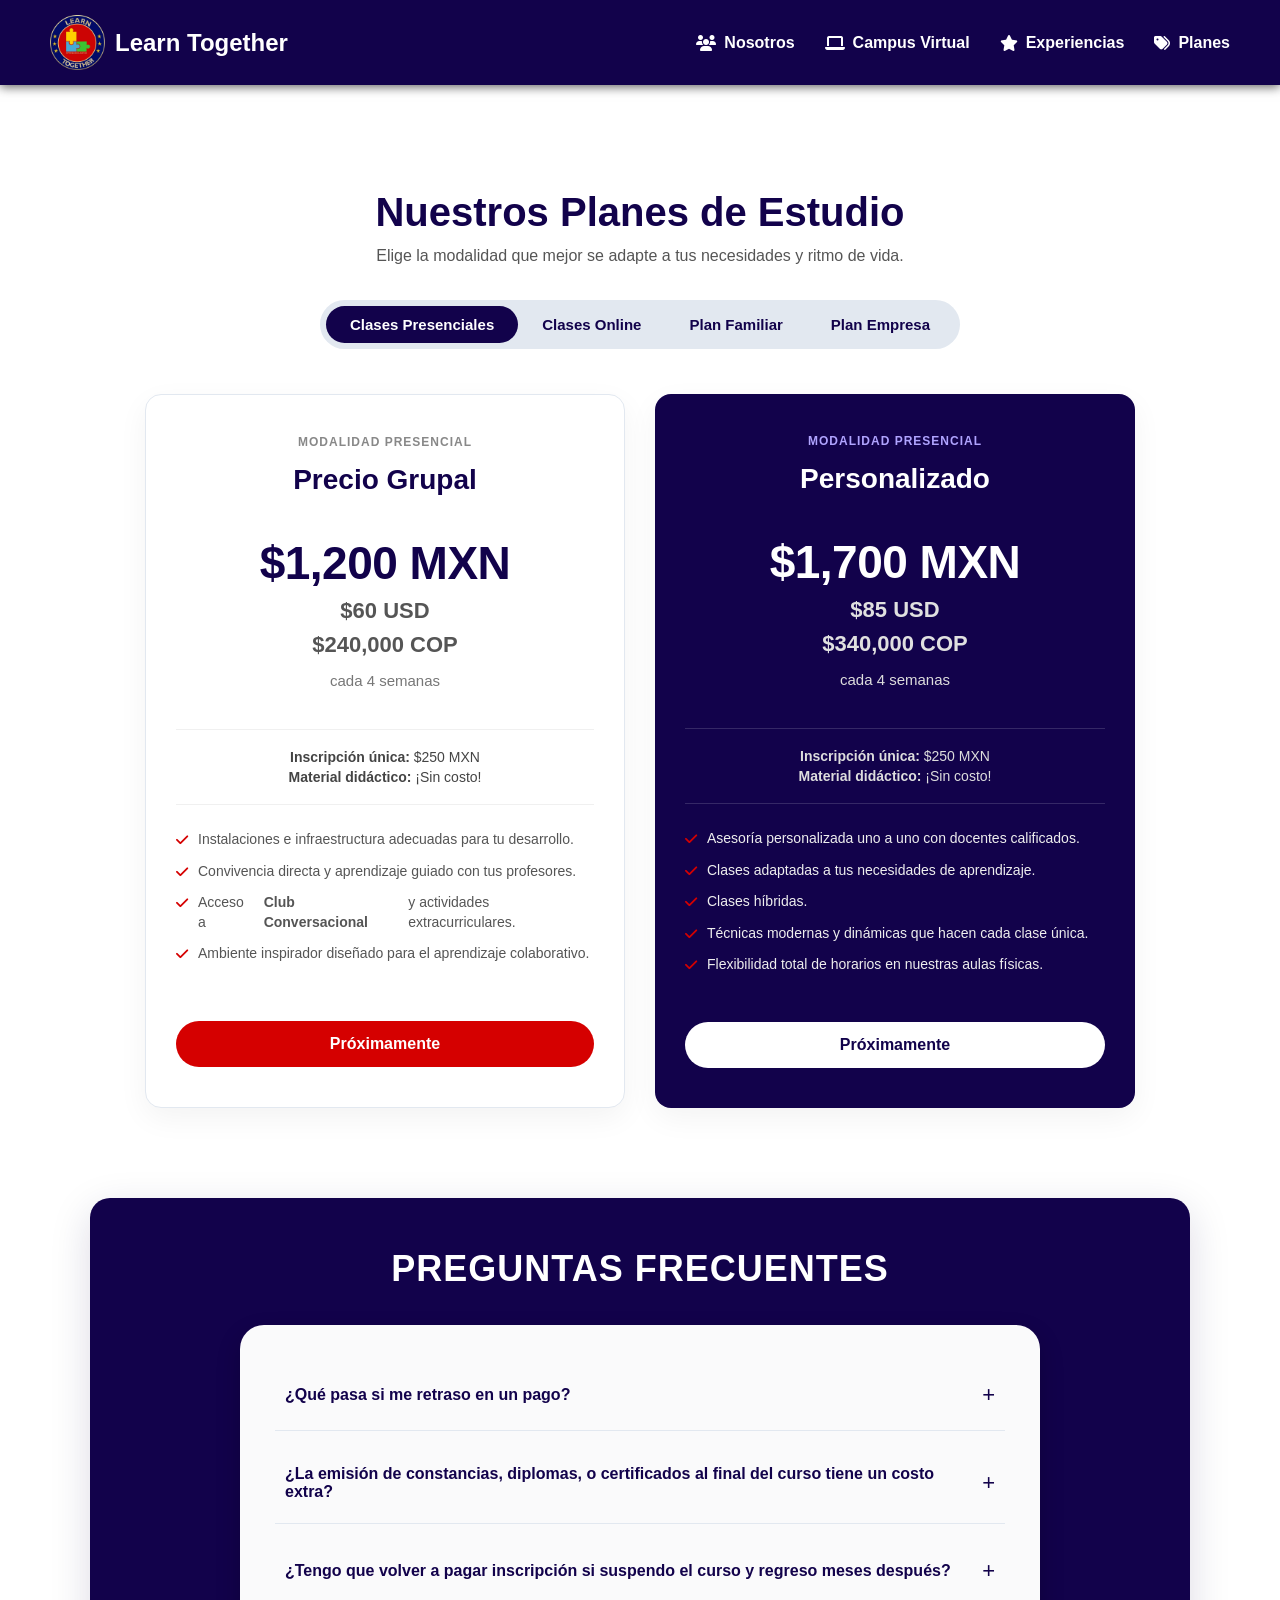
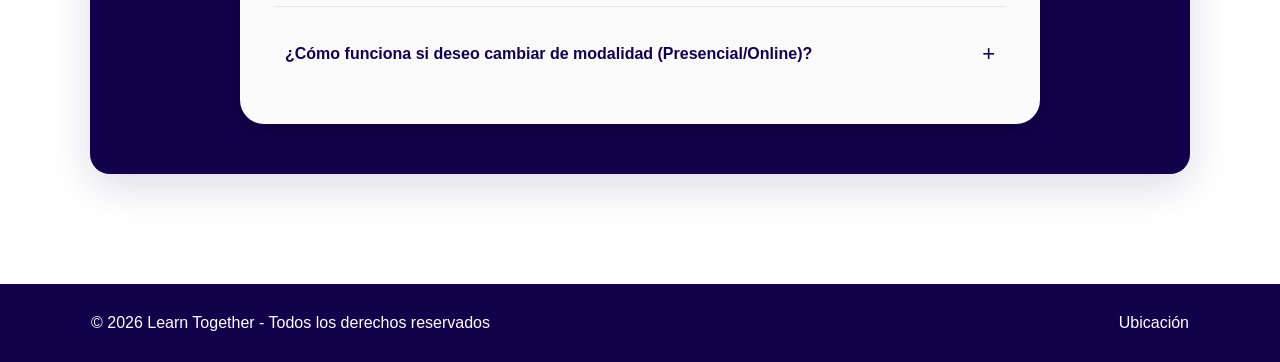
<file: vista/planes.html>
<!DOCTYPE html>
<html lang="es">
<head>
    <meta charset="UTF-8">
    <meta name="viewport" content="width=device-width, initial-scale=1.0">
    <link rel="stylesheet" href="css/planes.css">
    <link rel="stylesheet" href="https://cdnjs.cloudflare.com/ajax/libs/font-awesome/6.5.1/css/all.min.css">
    <title>Learn Together</title>
</head>
<body>
    <header>
        <div class="encabezado">
            <a href="index.html" class="logo-link">
                <img src="img/logoLT.png" class="logo">
                <h1>Learn Together</h1>
            </a>
        </div>
        <div class="menu-toggle">
            <i class="fa-solid fa-bars"></i>
        </div>
        <nav class="nav">
            <a href="nosotros.html"><i class="fa-solid fa-users"></i> Nosotros</a>
            <a href="campus.html"><i class="fa-solid fa-laptop"></i>Campus Virtual</a>
            <a href="experiencias.html" class="activo"><i class="fa-solid fa-star"></i>Experiencias</a>
            <a href="planes.html"><i class="fa-solid fa-tags"></i>Planes</a>
        </nav>
    </header>
<main class="contenedor-principal">
        <section class="seccion-principal-bloque seccion-encabezado-planes">
            <h2 class="titulo-planes">Nuestros Planes de Estudio</h2>
            <p class="subtitulo-planes">Elige la modalidad que mejor se adapte a tus necesidades y ritmo de vida.</p>
            
            <div class="selectores-modalidad">
                
                <button class="btn-modalidad active" onclick="cambiarModalidad(this, 'presencial')">Clases Presenciales</button>
                <button class="btn-modalidad" onclick="cambiarModalidad(this, 'online')">Clases Online</button>
                <button class="btn-modalidad" onclick="cambiarModalidad(this, 'familiar')">Plan Familiar</button>
                <button class="btn-modalidad" onclick="cambiarModalidad(this, 'empresa')">Plan Empresa</button>
            </div>
        </section>

        <section class="contenedor-tarjetas">
            
            <div id="mod-presencial" class="bloque-modalidad active">
                <div class="tarjeta-precio">
                    <span class="modalidad-tag">MODALIDAD PRESENCIAL</span>
                    <h3 class="tipo-plan">Precio Grupal</h3>
                    <div class="precio-block">
                        <span class="monto">$1,200 MXN</span>
                        <span class="monto-secundario">$60 USD</span>
                        <span class="monto-secundario">$240,000 COP</span>
                        <span class="periodo">cada 4 semanas</span>
                    </div>
                    <div class="costos-adicionales">
                        <p><strong>Inscripción única:</strong> $250 MXN</p>
                        <p><strong>Material didáctico:</strong> ¡Sin costo!</p>
                    </div>
                    <ul class="lista-beneficios">
                        <li><i class="fa-solid fa-check"></i> Instalaciones e infraestructura adecuadas para tu desarrollo.</li>
                        <li><i class="fa-solid fa-check"></i> Convivencia directa y aprendizaje guiado con tus profesores.</li>
                        <li><i class="fa-solid fa-check"></i> Acceso a <strong>Club Conversacional</strong> y actividades extracurriculares.</li>
                        <li><i class="fa-solid fa-check"></i> Ambiente inspirador diseñado para el aprendizaje colaborativo.</li>
                    </ul>
                    <a class="btn-inscribete">Próximamente</a>
                </div>

                <div class="tarjeta-precio destacado">
                    <span class="modalidad-tag">MODALIDAD PRESENCIAL</span>
                    <h3 class="tipo-plan">Personalizado</h3>
                    <div class="precio-block">
                        <span class="monto">$1,700 MXN</span>
                        <span class="monto-secundario">$85 USD</span>
                        <span class="monto-secundario">$340,000 COP</span>
                        <span class="periodo">cada 4 semanas</span>
                    </div>
                    <div class="costos-adicionales">
                        <p><strong>Inscripción única:</strong> $250 MXN</p>
                        <p><strong>Material didáctico:</strong> ¡Sin costo!</p>
                    </div>
                    <ul class="lista-beneficios">
                        <li><i class="fa-solid fa-check"></i> Asesoría personalizada uno a uno con docentes calificados.</li>
                        <li><i class="fa-solid fa-check"></i> Clases adaptadas a tus necesidades de aprendizaje.</li>
                        <li><i class="fa-solid fa-check"></i> Clases híbridas.</li>
                        <li><i class="fa-solid fa-check"></i> Técnicas modernas y dinámicas que hacen cada clase única.</li>
                        <li><i class="fa-solid fa-check"></i> Flexibilidad total de horarios en nuestras aulas físicas.</li>
                    </ul>
                    <a class="btn-inscribete">Próximamente</a>
                </div>
            </div>


            <div id="mod-online" class="bloque-modalidad">
                <div class="tarjeta-precio">
                    <span class="modalidad-tag">ONLINE (3 HORAS)</span>
                    <h3 class="tipo-plan">Precio Grupal</h3>
                    <div class="precio-block">
                        <span class="monto">$1,000 MXN</span>
                        <span class="monto-secundario">$50 USD</span>
                        <span class="monto-secundario">$200,000 COP</span>
                        <span class="periodo">cada 4 semanas</span>
                    </div>
                    <div class="costos-adicionales">
                        <p><strong>Inscripción única:</strong> $250 MXN</p>
                        <p><strong>Material didáctico:</strong> ¡Sin costo!</p>
                    </div>
                    <ul class="lista-beneficios">
                        <li><i class="fa-solid fa-check"></i> Clases impartidas en tiempo real mediante la <strong>plataforma Teams</strong>.</li>
                        <li><i class="fa-solid fa-check"></i> Grupos reducidos que permiten una atención más estructurada.</li>
                        <li><i class="fa-solid fa-check"></i> Dinámicas interactivas: donde la diversión y el aprendizaje se encuentran.</li>
                        <li><i class="fa-solid fa-check"></i> Conéctate con otros apasionados en un ambiente colaborativo.</li>
                    </ul>
                    <a class="btn-inscribete">Próximamente</a>
                </div>

                <div class="tarjeta-precio destacado">
                    <span class="modalidad-tag">ONLINE (3 HORAS)</span>
                    <h3 class="tipo-plan">Personalizado</h3>
                    <div class="precio-block">
                        <span class="monto">$1,500 MXN</span>
                        <span class="monto-secundario">$75 USD</span>
                        <span class="monto-secundario">$300,000 COP</span>
                        <span class="periodo">cada 4 semanas</span>
                    </div>
                    <div class="costos-adicionales">
                        <p><strong>Inscripción única:</strong> $250 MXN</p>
                        <p><strong>Material didáctico:</strong> ¡Sin costo!</p>
                    </div>
                    <ul class="lista-beneficios">
                        <li><i class="fa-solid fa-check"></i> Asesoría personalizada uno a uno con docentes calificados.</li>
                        <li><i class="fa-solid fa-check"></i> Apoyo constante para resolver tus dudas de forma inmediata.</li>
                        <li><i class="fa-solid fa-check"></i> Clases impartidas en la plataforma Microsoft Teams.</li>
                        <li><i class="fa-solid fa-check"></i> Clases personalizadas según tu nivel actual y objetivos específicos.</li>
                        <li><i class="fa-solid fa-check"></i> Elige tus horas ideales y aprende cómodamente desde donde estés.</li>
                    </ul>
                    <a class="btn-inscribete">Próximamente</a>
                </div>
            </div>

         
            <div id="mod-familiar" class="bloque-modalidad">
                <div class="tarjeta-precio">
                    <span class="modalidad-tag">PLAN FAMILIAR (4 INTEGRANTES)</span>
                    <h3 class="tipo-plan">Precio Familiar</h3>
                    <div class="precio-block">
                        <span class="monto">$3,600 MXN</span>
                        <span class="monto-secundario">$207.61 USD</span>
                        <span class="monto-secundario">$716,144 COP</span>
                        <span class="periodo">cada 4 semanas</span>
                    </div>
                    <div class="costos-adicionales">
                        <p><strong>Inscripción única:</strong> $250 MXN</p>
                        <p><strong>Material didáctico:</strong> ¡Sin costo!</p>
                    </div>
                    <ul class="lista-beneficios">
                        <li><i class="fa-solid fa-check"></i> Paquete de acceso válido para hasta 4 miembros directos de la familia.</li>
                        <li><i class="fa-solid fa-check"></i> Flexibilidad horaria coordinada para avance conjunto o separado.</li>
                        <li><i class="fa-solid fa-check"></i> Reportes mensuales de rendimiento integral para todo el grupo familiar.</li>
                    </ul>
                    <a class="btn-inscribete">Próximamente</a>
                </div>

                <div class="tarjeta-precio destacado">
                    <span class="modalidad-tag">PLAN FAMILIAR (6 INTEGRANTES)</span>
                    <h3 class="tipo-plan">Familiar Premium</h3>
                    <div class="precio-block">
                        <span class="monto">$4,800 MXN</span>
                        <span class="monto-secundario">$276.82 USD</span>
                        <span class="monto-secundario">$954,859 COP</span>
                        <span class="periodo">cada 4 semanas</span>
                    </div>
                    <div class="costos-adicionales">
                        <p><strong>Inscripción única:</strong> $250 MXN</p>
                        <p><strong>Material didáctico:</strong> ¡Sin costo!</p>
                    </div>
                    <ul class="lista-beneficios">
                        <li><i class="fa-solid fa-check"></i> Paquete de acceso premium válido para hasta 6 miembros de la familia.</li>
                        <li><i class="fa-solid fa-check"></i> Seguimiento personalizado e individualizado para cada integrante.</li>
                        <li><i class="fa-solid fa-check"></i> Clases enfocadas en los diferentes rangos de edad del grupo.</li>
                        <li><i class="fa-solid fa-check"></i> Horarios preferenciales adaptables para no interferir con su rutina.</li>
                    </ul>
                    <a class="btn-inscribete">Próximamente</a>
                </div>
            </div>
 
            <div id="mod-empresa" class="bloque-modalidad">
                <div class="tarjeta-precio destacado">
                    <span class="modalidad-tag">PLAN EMPRESA</span>
                    <h3 class="tipo-plan">Paquete Corporativo</h3>
                    
                    <div class="precio-block">
                        
                        <span class="monto">$</span>
                        <span class="monto-secundario">Precios Especiales</span>
                        <span class="periodo">Paquetes familiares de 4 personas</span>
                    </div>


                    <ul class="lista-beneficios">
                        <li><i class="fa-solid fa-check"></i> <strong>Clases:</strong> Semipersonalizadas</li>
                        <li><i class="fa-solid fa-check"></i> <strong>Duración:</strong> 3 horas a la semana</li>
                    </ul>
                    <a class="btn-inscribete">Próximamente</a>
                </div>
            </div>

        </section>

        <section class="seccion-principal-bloque faq-section">
            <h2>PREGUNTAS FRECUENTES</h2>
            <div class="faq-box">
                <div class="faq-item">
                    <button class="faq-question">
                        ¿Qué pasa si me retraso en un pago?
                        <span class="faq-icono">+</span>
                    </button>
                    <div class="faq-answer">
                        <p>Tienes que pagar el 10% del total entre 1 a 5 días de retraso, de 6 a 15 días el cargo es del 25%.</p>
                    </div>
                </div>

                <div class="faq-item">
                    <button class="faq-question">
                        ¿La emisión de constancias, diplomas, o certificados al final del curso tiene un costo extra?
                        <span class="faq-icono">+</span>
                    </button>
                    <div class="faq-answer">
                        <p>Sí, cada tipo de certificación oficial tiene su propio costo estipulado al concluir el nivel.</p>
                    </div>
                </div>

                <div class="faq-item">
                    <button class="faq-question">
                        ¿Tengo que volver a pagar inscripción si suspendo el curso y regreso meses después?
                        <span class="faq-icono">+</span>
                    </button>
                    <div class="faq-answer">
                        <p>No, los alumnos que reingresan no vuelven a pagar costo de inscripción institucional.</p>
                    </div>
                </div>

                <div class="faq-item">
                    <button class="faq-question">
                        ¿Cómo funciona si deseo cambiar de modalidad (Presencial/Online)?
                        <span class="faq-icono">+</span>
                    </button>
                    <div class="faq-answer">
                        <p>Es muy sencillo, igual solo esperas tu fecha de vencimiento actual para poder pagar y dar de alta tu nueva modalidad elegida.</p>
                    </div>
                </div>
            </div>
        </section>
    </main>

    <footer>
        <div class="footer-container">
            <p>© 2026 Learn Together - Todos los derechos reservados</p>
            <div class="footer-links">
                <a href="ubicacion.html">Ubicación</a>
            </div>
        </div>
    </footer>

    <script>
        
        const menu = document.querySelector(".menu-toggle");
        const nav = document.querySelector(".nav");
        menu.onclick = () => {
            nav.classList.toggle("active");
            menu.innerHTML = nav.classList.contains("active")
                ? '<i class="fa-solid fa-xmark"></i>'
                : '<i class="fa-solid fa-bars"></i>';
        }

        document.querySelectorAll(".nav a").forEach(link => {
            link.onclick = () => {
                nav.classList.remove("active");
                menu.innerHTML = '<i class="fa-solid fa-bars"></i>';
            }
        });


        function cambiarModalidad(elemento, modalidad) {
            
            const botones = document.querySelectorAll('.btn-modalidad');
            botones.forEach(btn => btn.classList.remove('active'));
            

            elemento.classList.add('active');


            const bloques = document.querySelectorAll('.bloque-modalidad');
            bloques.forEach(bloque => bloque.classList.remove('active'));


            const bloqueSeleccionado = document.getElementById('mod-' + modalidad);
            if (bloqueSeleccionado) {
                bloqueSeleccionado.classList.add('active');
            }
        }


        function cambiarMetodoPago(metodo) {
            const tabs = document.querySelectorAll('.tab-pago');
            tabs.forEach(tab => tab.classList.remove('active'));
            
            event.currentTarget.classList.add('active');

            const infoDefecto = document.getElementById('info-pago-por-defecto');
            const icono = document.getElementById('icono-pago-dinamico');
            const titulo = document.getElementById('titulo-pago-dinamico');
            const contenedorBanco = document.getElementById('contenedor-datos-banco');

            if (metodo === 'efectivo') {
                infoDefecto.style.display = "block";
                icono.className = "fa-solid fa-wallet";
                titulo.innerText = "Efectivo";
                contenedorBanco.className = "datos-banco-oculto";
            } else if (metodo === 'tarjeta') {
                infoDefecto.style.display = "block";
                icono.className = "fa-solid fa-credit-card";
                titulo.innerText = "Tarjeta de Crédito / Débito";
                contenedorBanco.className = "datos-banco-oculto";
            } else {
                infoDefecto.style.display = "none";
                contenedorBanco.className = "datos-banco-visible";
            }
        }

      
        document.querySelectorAll('.faq-question').forEach(boton => {
            boton.addEventListener('click', () => {
                const itemActual = boton.parentElement;
                const activo = itemActual.classList.contains('active');
                
                document.querySelectorAll('.faq-item').forEach(item => item.classList.remove('active'));
                
                if (!activo) {
                    itemActual.classList.add('active');
                }
            });
        });
    </script>
</body>
</html>
</file>
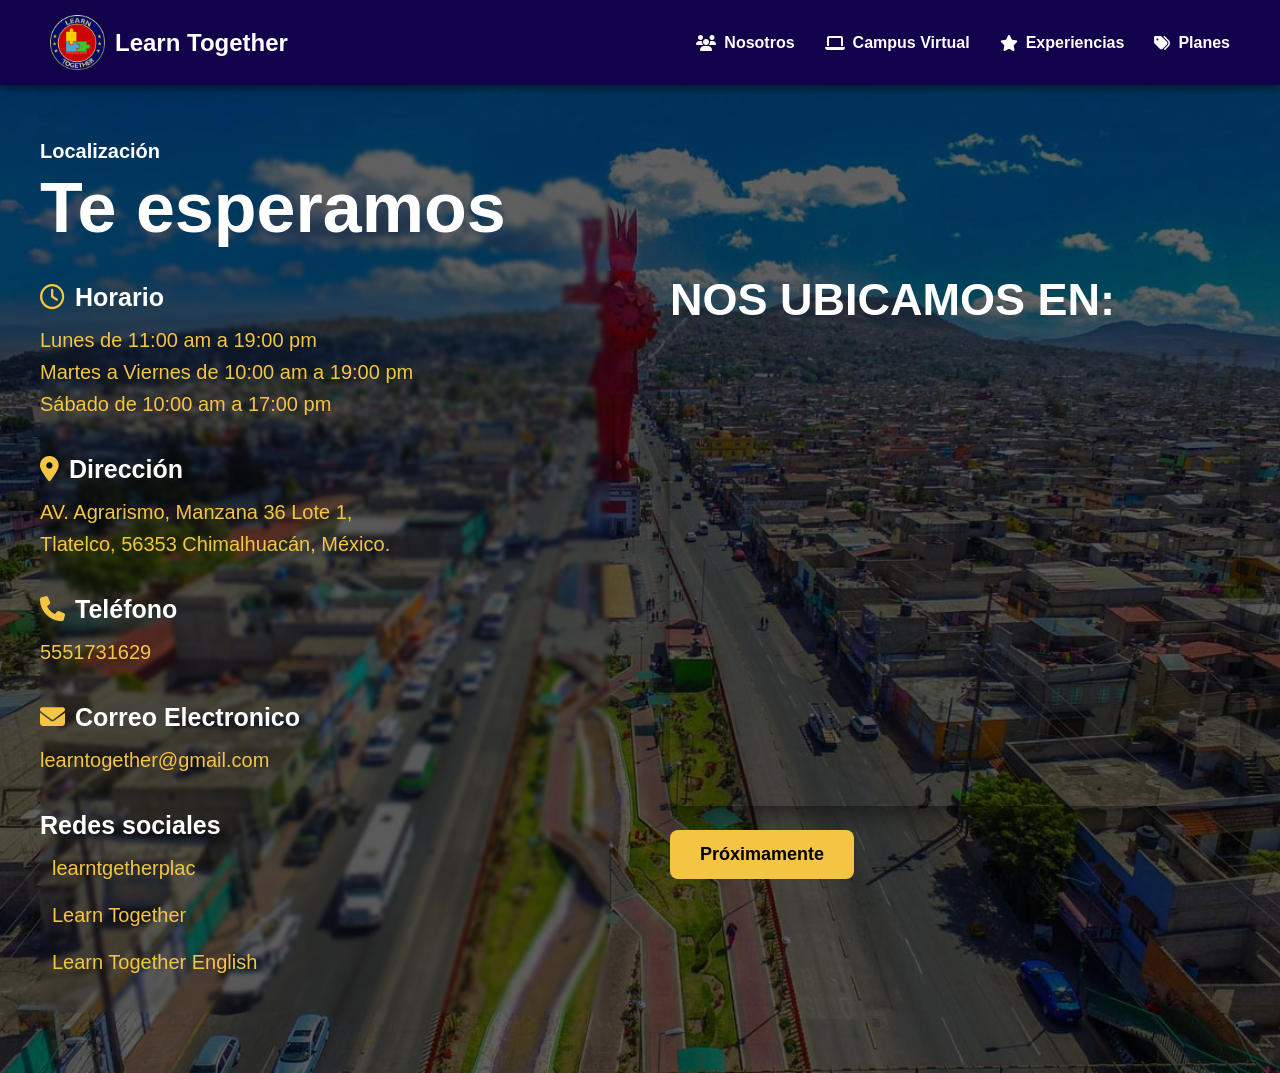
<file: vista/ubicacion.html>
<!DOCTYPE html>
<html lang="es">
<head>
    <meta charset="UTF-8">
    <meta name="viewport" content="width=device-width, initial-scale=1.0">
    <link rel="stylesheet" href="css/ubi.css">
    <link rel="stylesheet" href="https://cdnjs.cloudflare.com/ajax/libs/font-awesome/6.5.1/css/all.min.css">
    <link rel="preconnect" href="https://fonts.googleapis.com">
    <link rel="preconnect" href="https://fonts.gstatic.com" crossorigin>
    <link href="https://fonts.googleapis.com/css2?family=Poppins:wght@300;400;600;700;800&display=swap" rel="stylesheet">
    <title>Learn Together</title>
</head>
<body>

<header>
    <div class="encabezado">
    <a href="index.html" class="logo-link">
        <img src="img/logoLT.png" class="logo">
        <h1>Learn Together</h1>
    </a>
    </div>

    <input type="checkbox" id="menu-toggle">
    <label for="menu-toggle" class="menu-btn">
        <i class="fa-solid fa-bars abrir-menu"></i>
        <i class="fa-solid fa-xmark cerrar-menu"></i>
    </label>

    <div class="nav-overlay"></div>

    <nav class="nav">
        <a href="nosotros.html"><i class="fa-solid fa-users"></i> Nosotros</a>
        <a href="campus.html"><i class="fa-solid fa-laptop"></i>Campus Virtual</a>
        <a href="experiencias.html"><i class="fa-solid fa-star"></i>Experiencias</a>
        <a href="planes.html"><i class="fa-solid fa-tags"></i>Planes</a>
    </nav>
</header>

<section class="ubicacion">
    <img src="img/ubicacion_chimalhuacan.jpg" alt="Ubicación" class="fondo-html">
    <div class="capa-oscura"></div>

    <div class="contenedor">
        <div class="info">
            <p class="subtitulo">Localización</p>
            <h1 class="titulo">Te esperamos</h1>
            <div class="bloque">
                <h3>
                    <i class="fa-regular fa-clock icono"></i>
                    Horario
                </h3>
                <p>
                    Lunes de 11:00 am a 19:00 pm <br>
                    Martes a Viernes de 10:00 am a 19:00 pm <br>
                    Sábado de 10:00 am a 17:00 pm <br>
                </p>
            </div>
            <div class="bloque">
                <h3>
                    <i class="fa-solid fa-location-dot icono"></i>
                    Dirección
                </h3>
                <p>
                    AV. Agrarismo, Manzana 36 Lote 1,<br>
                    Tlatelco, 56353 Chimalhuacán, México.
                </p>
            </div>
            <div class="bloque">
                <h3>
                    <i class="fa-solid fa-phone icono"></i>
                    Teléfono
                </h3>
                <a href="tel:5551731629">5551731629</a>
            </div>
            <div class="bloque">
                <h3>
                    <i class="fa-solid fa-envelope icono"></i>
                    Correo Electronico
                </h3>
                <a href="mailto:learntogether@gmail.com">learntogether@gmail.com</a>
            </div>
            <div class="bloque">
                <h3>Redes sociales</h3>
                <div class="sociales">
                    <a href="https://www.instagram.com/learntogetherplac?igsh=MTRqNGd2ZWQ0ZGJhdw==" target="_blank">
                        <i class="fa-brands fa-Instagram"></i>
                        learntgetherplac
                    </a>
                    <a href="https://www.facebook.com/share/1E46aKWFAb/?mibextid=wwXIfr" target="_blank">
                        <i class="fa-brands fa-Facebook"></i>
                        Learn Together
                    </a>
                    <a href="https://www.tiktok.com/@learntogether_chim?_r=1&_t=ZS-96TG9P6Bxar" target="_blank">
                        <i class="fa-brands fa-Tiktok"></i>
                        Learn Together English
                    </a>
                </div>
            </div>
        </div>

        <div class="mapa">
            <h2>NOS UBICAMOS EN:</h2>
            <iframe
                src="https://www.google.com/maps/embed?pb=!1m18!1m12!1m3!1d3762.925532320636!2d-98.98508232627375!3d19.415623241225756!2m3!1f0!2f0!3f0!3m2!1i1024!2i768!4f13.1!3m3!1m2!1s0x85d1e36a607fb03d%3A0xd527651c769ffc90!2sEscuela%20de%20idiomas%20Learn%20Together.%20Ingl%C3%A9s%2C%20Portugu%C3%A9s%2C%20Franc%C3%A9s%2C%20Japon%C3%A9s!5e0!3m2!1ses-419!2smx!4v1779129277088!5m2!1ses-419!2smx"
                allowfullscreen=""
                loading="lazy">
            </iframe>
            <a class="btn-mapa">Próximamente</a>
</div>
    </div>
</section>

</body>
</html>
</file>
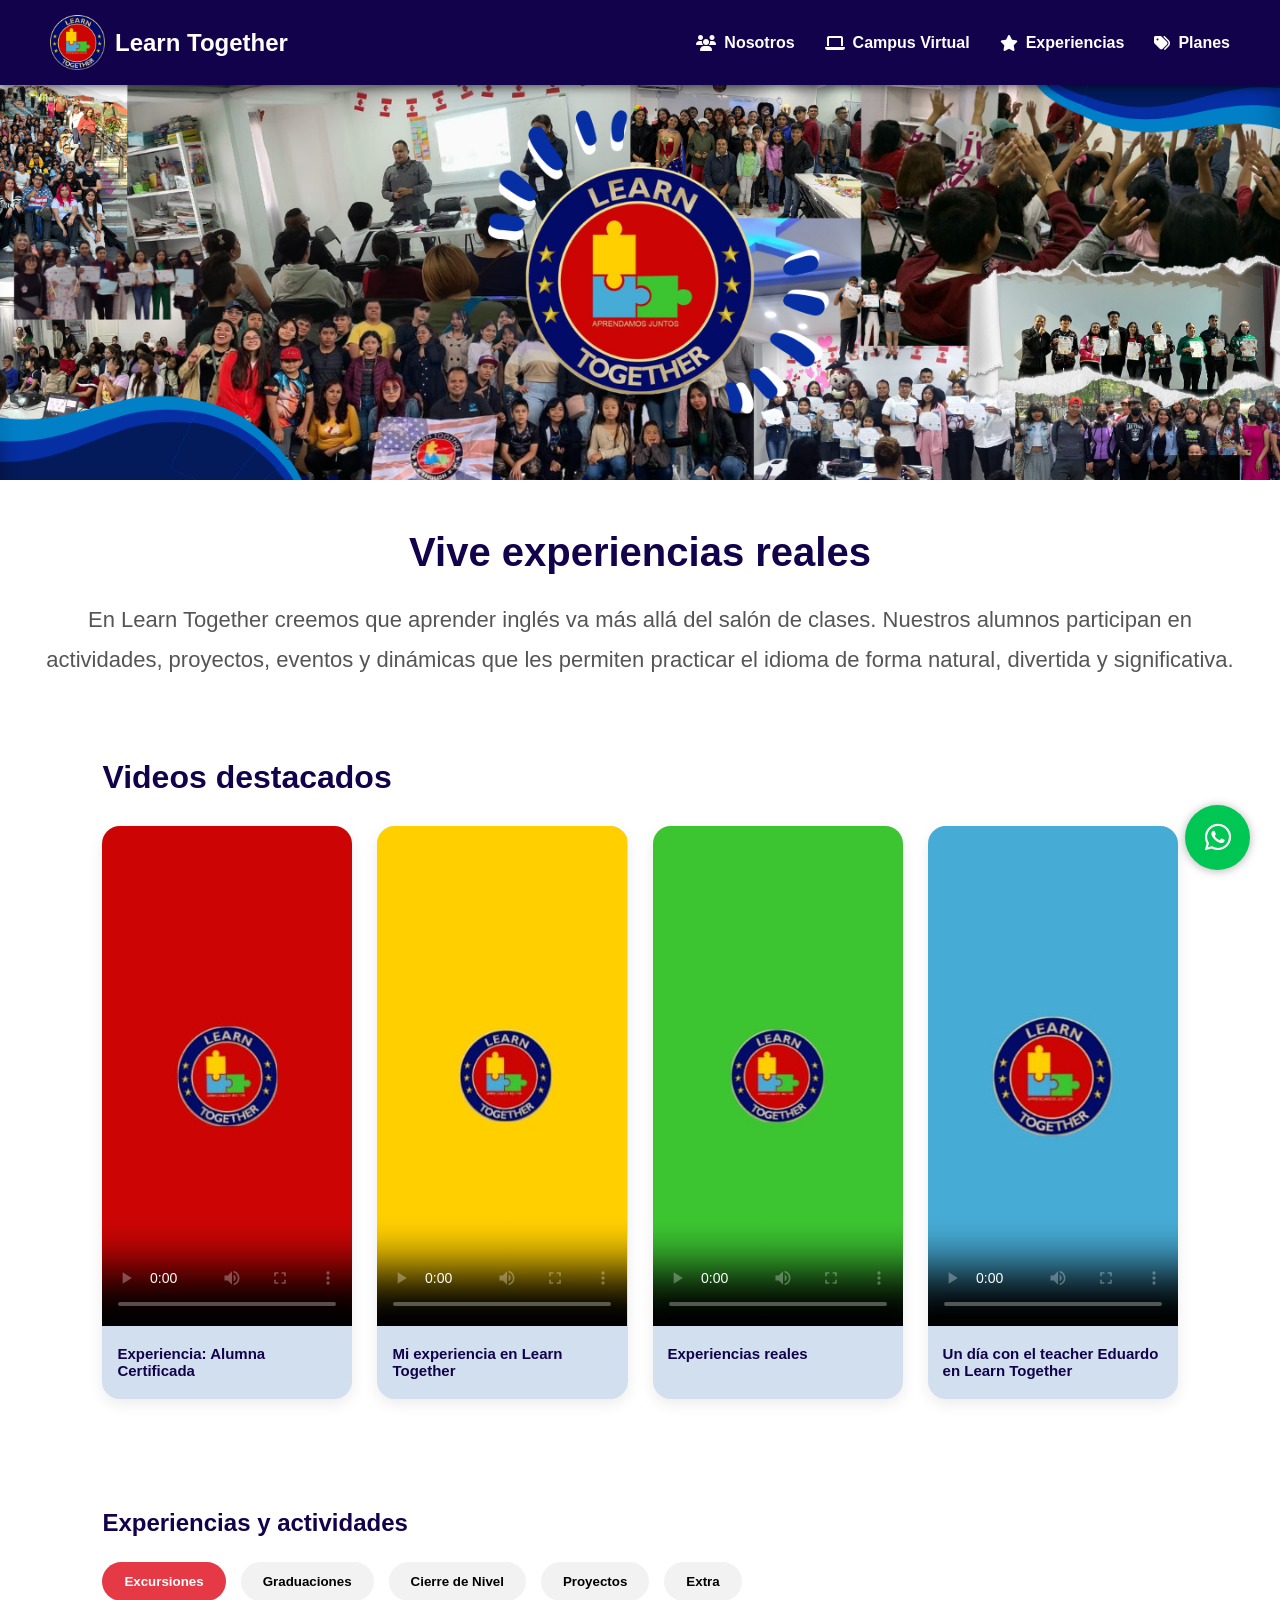
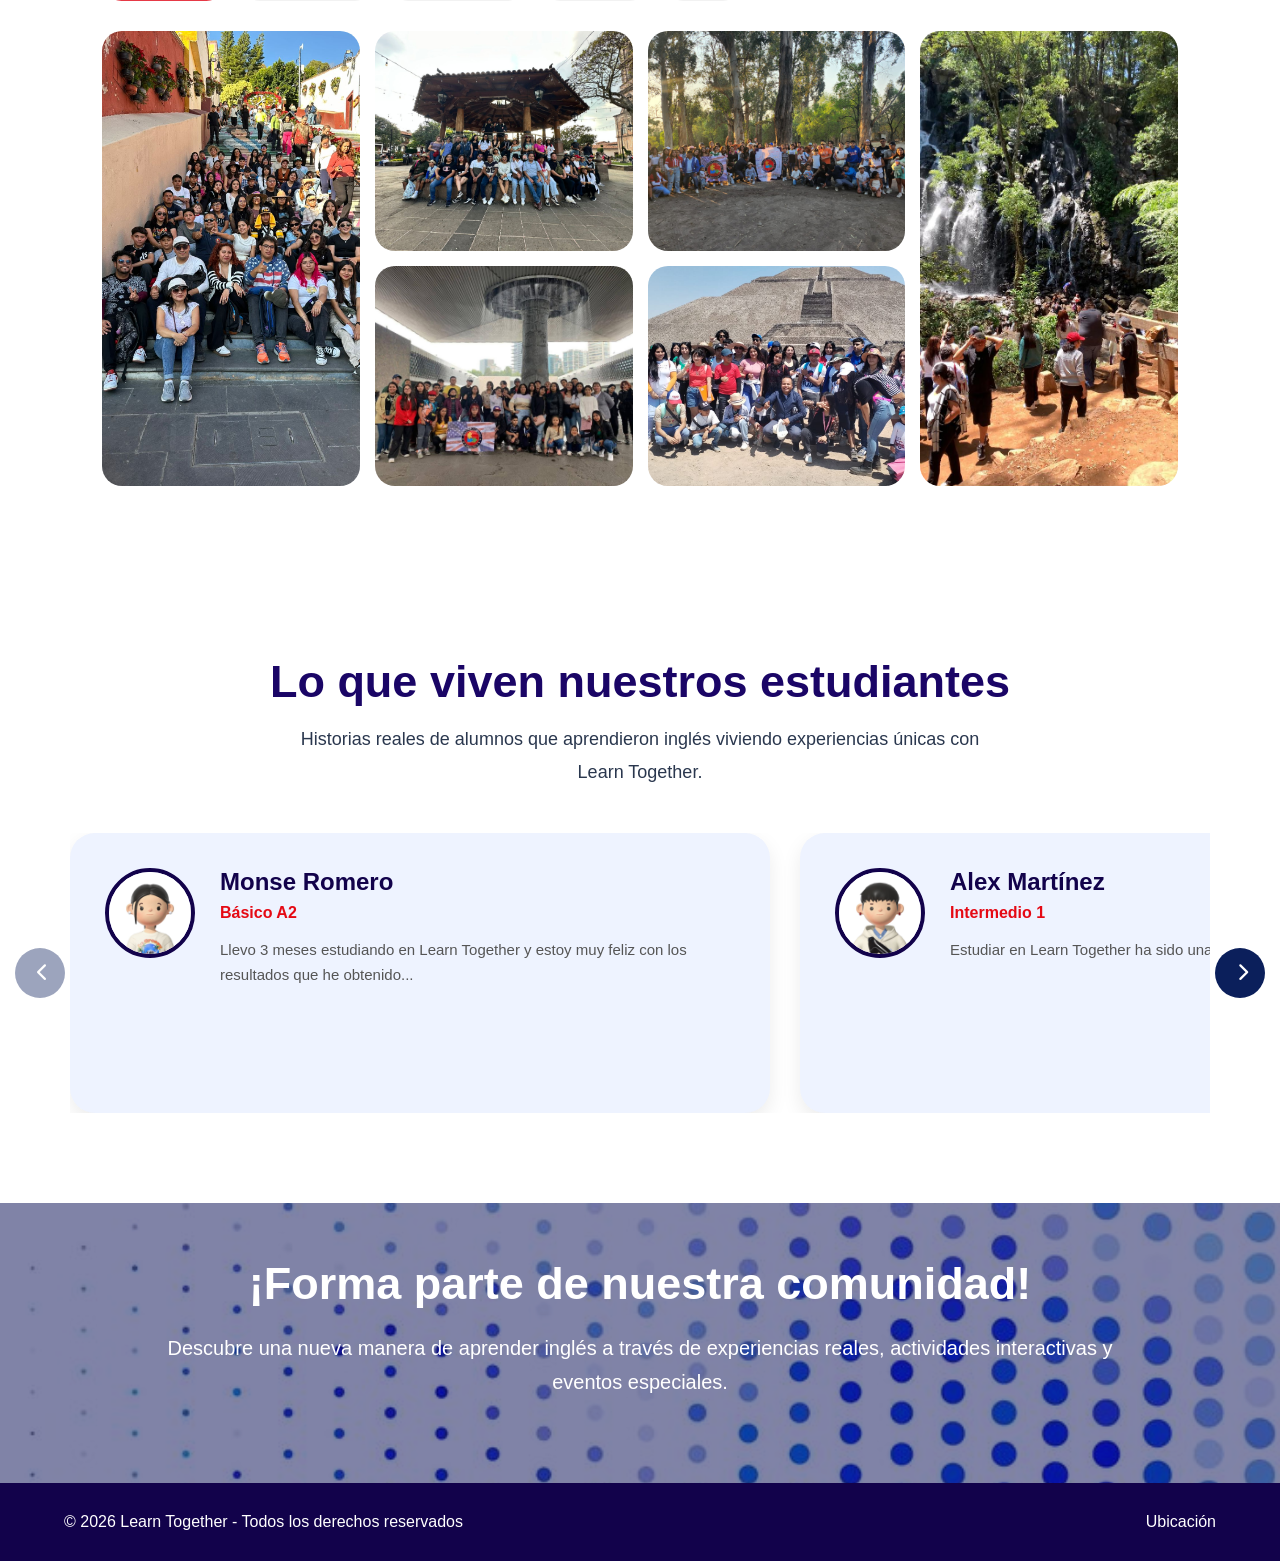
<file: Learntogether/vista/experiencias.html>
<!DOCTYPE html>
<html lang="es">
<head>
    <meta charset="UTF-8">
    <meta name="viewport" content="width=device-width, initial-scale=1.0">
    <link rel="stylesheet" href="css/experiencias.css">
    <link rel="stylesheet" href="https://cdnjs.cloudflare.com/ajax/libs/font-awesome/6.5.1/css/all.min.css">
    <title>Learn Together</title>
</head>
<body>
<header>
    <div class="encabezado">
        <a href="index.html" class="logo-link">
            <img src="img/logoLT.png" class="logo">
            <h1>Learn Together</h1>
        </a>
    </div>
    <div class="menu-toggle">
        <i class="fa-solid fa-bars"></i>
    </div>
    <nav class="nav">
        <a href="nosotros.html"><i class="fa-solid fa-users"></i> Nosotros</a>
        <a href="campus.html"><i class="fa-solid fa-laptop"></i>Campus Virtual</a>
        <a href="experiencias.html" class="activo"><i class="fa-solid fa-star"></i>Experiencias</a>
        <a href="planes.html"><i class="fa-solid fa-tags"></i>Planes</a>
    </nav>
</header>

<a href="https://api.whatsapp.com/send?phone=5551731629" class="btn-wsp" target="_blank"><i class="fa-brands fa-whatsapp"></i></a>

<div class="banner">
    <img src="img/experiencias.png" alt="Banner">
</div>

<section class="texto-ex">
    <div class="descrip">
        <h3>Vive experiencias reales</h3>
        <p>En Learn Together creemos que aprender inglés va más allá del salón de clases. Nuestros alumnos participan en actividades, proyectos, eventos y dinámicas que les permiten practicar el idioma de forma natural, divertida y significativa.</p>
    </div>
</section>

<section class="videos-destacados">
    <div class="titulo-videos">
        <h2>Videos destacados</h2>
    </div>
    <div class="videos-grid">
        <div class="vi-card">
            <video controls poster="img/portadarojo.jpeg">
                <source src="videos/alumnacertificada.mp4" type="video/mp4">
            </video>
            <div class="vi-info">
                <h3>Experiencia: Alumna Certificada</h3>
            </div>
        </div>
        <div class="vi-card">
            <video controls poster="img/portadaamarillo.jpeg">
                <source src="videos/miexperiencia.mp4" type="video/mp4">
            </video>
            <div class="vi-info">
                <h3>Mi experiencia en Learn Together</h3>
            </div>
        </div>
        <div class="vi-card">
            <video controls poster="img/portadaverde.jpeg">
                <source src="videos/experienciareales.mp4" type="video/mp4">
            </video>
            <div class="vi-info">
                <h3>Experiencias reales</h3>
            </div>
        </div>
        <div class="vi-card">
            <video controls poster="img/portadaazul.jpeg">
                <source src="videos/ex1prof.mp4" type="video/mp4">
            </video>
            <div class="vi-info">
                <h3>Un día con el teacher Eduardo en Learn Together</h3>
            </div>
        </div>
    </div>
    <div class="controles-videos">
        <button id="prevVideo">
            <i class="fa-solid fa-chevron-left"></i>
        </button>
        <button id="nextVideo">
            <i class="fa-solid fa-chevron-right"></i>
        </button>
    </div> 
</section>

<section class="experiencias">
    <div class="titulo-exp">
        <h2>Experiencias y actividades</h2>
        <div class="filtros">
            <button class="filtro active" onclick="mostrarGaleria('excursiones',this)">Excursiones</button>
            <button class="filtro" onclick="mostrarGaleria('graduaciones',this)">Graduaciones</button>
            <button class="filtro" onclick="mostrarGaleria('cierre',this)">Cierre de Nivel</button>
            <button class="filtro" onclick="mostrarGaleria('proyectos',this)">Proyectos</button>
            <button class="filtro" onclick="mostrarGaleria('extras',this)">Extra</button>
        </div>
    </div>
    <div class="galeria" id="galeria">
        <img src="img/ex1.jpg" class="grande">
        <img src="img/ex2.jpg">
        <img src="img/ex3.jpg">
        <img src="img/ex4.jpg" class="grande">
        <img src="img/ex5.jpg">
        <img src="img/ex6.jpg">
    </div>
</section>

<section class="comentarios">
    <div class="titulo-comentarios">
        <h2>Lo que viven nuestros estudiantes</h2>
        <p>Historias reales de alumnos que aprendieron inglés viviendo experiencias únicas con Learn Together.</p>
    </div>
    <div class="slider-com">
        <button class="atras">
            <i class="fa-solid fa-chevron-left"></i>
        </button>
        <div class="contenedor-slider">
            <div class="contenedor-comentarios">
                <div class="card-com">
                    <div class="img-com">
                        <img src="img/icon.jpg">
                    </div>
                    <div class="info-com">
                        <h3>Monse Romero</h3>
                        <span>Básico A2</span>
                        <p>Llevo 3 meses estudiando en Learn Together y estoy muy feliz con los resultados que he obtenido...</p>
                    </div>
                </div>
                <div class="card-com">
                    <div class="img-com">
                        <img src="img/ic.jpg">
                    </div>
                    <div class="info-com">
                        <h3>Alex Martínez</h3>
                        <span>Intermedio 1</span>
                        <p>Estudiar en Learn Together ha sido una gran experiencia...</p>
                    </div>
                </div>
                <div class="card-com">
                    <div class="img-com">
                        <img src="img/ic.jpg">
                    </div>
                    <div class="info-com">
                        <h3>Axel Palmer</h3>
                        <span>Intermedio 2</span>
                        <p>Las clases son bastantes dinámicas...</p>
                    </div>
                </div>
                <div class="card-com">
                    <div class="img-com">
                        <img src="img/ic.jpg">
                    </div>
                    <div class="info-com">
                        <h3>Carlos Aldair Becerra Cuevas</h3>
                        <span>Avanzado</span>
                        <p>En general es una gran escuela, siempre busca el progreso del estudiante...</p>
                    </div>
                </div>
                <div class="card-com">
                    <div class="img-com">
                        <img src="img/i.jpg">
                    </div>
                    <div class="info-com">
                        <h3>Regina Hernández</h3>
                        <span>Intermedio 2</span>
                        <p>Lo que más me gusta de Learn Together es que cada clase me motiva a seguir aprendiendo...</p>
                    </div>
                </div>
            </div>
        </div>
        <button class="adelante">
            <i class="fa-solid fa-chevron-right"></i>
        </button>
    </div>
</section>

<div class="ban">
    <img src="img/punto.jpg" alt="Ban">
    <div class="contenido-banner">
        <div class="texto-banner">
            <h2>¡Forma parte de nuestra comunidad!</h2>
            <p>Descubre una nueva manera de aprender inglés a través de experiencias reales, actividades interactivas y eventos especiales.</p>
        </div>
    </div>
</div>

<div class="modal-cont" id="modalCont">
    <div class="cont-box">
        <button class="cerrar" onclick="cerrarContacto()">
            <i class="fa-solid fa-xmark"></i>
        </button>
        <h2>Contáctanos</h2>
        <p>Elige el medio de contacto que prefieras. ¡Será un gusto atenderte!</p>
        <div class="opciones-contacto">
            <a href="https://wa.me/521234567890" target="_blank" class="contacto-item">
                <i class="fa-brands fa-whatsapp"></i>
                <div>
                    <h3>WhatsApp</h3>
                    <span>+52 123 456 7890</span>
                </div>
            </a>
            <a href="tel:+521234567890" class="contacto-item">
                <i class="fa-solid fa-phone"></i>
                <div>
                    <h3>Teléfono</h3>
                    <span>(123) 456 7890</span>
                </div>
            </a>
            <a href="mailto:contacto@learntogether.com" class="contacto-item">
                <i class="fa-solid fa-envelope"></i>
                <div>
                    <h3>Correo</h3>
                    <span>contacto@learntogether.com</span>
                </div>
            </a>
        </div>
    </div>
</div>

<footer>
    <div class="footer-container">
        <p>© 2026 Learn Together - Todos los derechos reservados</p>
        <div class="footer-links">
            <a href="#">Ubicación</a>
        </div>
    </div>
</footer>

<script>
    const menu=document.querySelector(".menu-toggle");
    const nav=document.querySelector(".nav");
    menu.onclick=()=>{
        nav.classList.toggle("active");
        menu.innerHTML=nav.classList.contains("active")
        ?'<i class="fa-solid fa-xmark"></i>'
        :'<i class="fa-solid fa-bars"></i>';
    }
    document.querySelectorAll(".nav a").forEach(link=>{
        link.onclick=()=>{
            nav.classList.remove("active");
            menu.innerHTML='<i class="fa-solid fa-bars"></i>';
        }
    });
</script>

<script>
const galerias = {
excursiones:[
"img/ex1.jpg",
"img/ex2.jpg",
"img/ex3.jpg",
"img/ex4.jpg",
"img/ex5.jpg",
"img/ex6.jpg"
],
graduaciones:[
"img/gr1.jpg",
"img/gr2.jpg",
"img/gr3.jpg",
"img/gr4.jpg",
"img/gr5.jpg",
"img/gr6.jpg"
],
cierre:[
"img/ni1.jpg",
"img/ni2.jpg",
"img/ni3.jpg",
"img/ni4.jpg",
"img/ni6.jpg",
"img/ni5.jpg"
],
proyectos:[
"img/po1.jpg",
"img/po2.jpg",
"img/po3.jpg",
"img/po4.jpg",
"img/po5.jpg",
"img/po6.jpg"
],
extras:[
"img/fe1.jpg",
"img/fe2.jpg",
"img/fe3.jpg",
"img/fe4.jpg",
"img/fe5.jpg",
"img/fe6.jpg"
]
};

function mostrarGaleria(tipo, boton){
const galeria = document.getElementById("galeria");
galeria.innerHTML="";
galerias[tipo].forEach((img,index)=>{
const clase = (index === 0 || index === 3)
? "grande" : "";
galeria.innerHTML +=
`<img src="${img}" class="${clase}">`;
});
document.querySelectorAll(".filtro").forEach(btn =>
btn.classList.remove("active"));
boton.classList.add("active");
}
</script>

<script>
const contenedorCom = document.querySelector(".contenedor-comentarios");
const sliderCom = document.querySelector(".contenedor-slider");
const btnAtras = document.querySelector(".slider-com .atras");
const btnAdelante = document.querySelector(".slider-com .adelante");
let posicion = 0;
function obtenerMovimiento() {
    const tarjeta = document.querySelector(".card-com");
    return tarjeta.offsetWidth + 30;
}
function actualizarBotones() {
    const max = contenedorCom.scrollWidth - sliderCom.clientWidth;
    btnAtras.style.opacity = posicion <= 0 ? ".4" : "1";
    btnAtras.disabled = posicion <= 0;
    btnAdelante.style.opacity = posicion >= max ? ".4" : "1";
    btnAdelante.disabled = posicion >= max;
}
btnAdelante.addEventListener("click", () => {
    const max = contenedorCom.scrollWidth - sliderCom.clientWidth;
    posicion += obtenerMovimiento();
    if (posicion > max) posicion = max;
    contenedorCom.style.transform = `translateX(-${posicion}px)`;
    actualizarBotones();
});
btnAtras.addEventListener("click", () => {
    posicion -= obtenerMovimiento();
    if (posicion < 0) posicion = 0;
    contenedorCom.style.transform = `translateX(-${posicion}px)`;
    actualizarBotones();
});
window.addEventListener("resize", () => {
    posicion = 0;
    contenedorCom.style.transform = "translateX(0)";
    actualizarBotones();
});
actualizarBotones();

const videos = document.querySelectorAll(".vi-card");
const prevVideo = document.querySelector("#prevVideo");
const nextVideo = document.querySelector("#nextVideo");
let indiceVideo = 0;
function mostrarVideo(){
    if(window.innerWidth > 768){
        videos.forEach(v=>{
            v.style.display="block";
        });
        if(prevVideo){
            prevVideo.style.display="none";
            nextVideo.style.display="none";
        }
    return;
    }

    videos.forEach(video=>{
        video.style.display="none";
    });

    videos[indiceVideo].style.display="block";

    if(prevVideo){
        prevVideo.style.display="flex";
        prevVideo.disabled = indiceVideo===0;
    }

    if(nextVideo){
        nextVideo.style.display="flex";
        nextVideo.disabled = indiceVideo===videos.length-1;
    }
}

if(nextVideo){
nextVideo.addEventListener("click",()=>{
    if(indiceVideo<videos.length-1){
        indiceVideo++;
        mostrarVideo();
    }
});
}

if(prevVideo){
prevVideo.addEventListener("click",()=>{
    if(indiceVideo>0){
        indiceVideo--;
        mostrarVideo();
    }
});
}

window.addEventListener("resize",mostrarVideo);
mostrarVideo();

const testimonios = document.querySelectorAll(".video-card");
const prevTestimonio = document.getElementById("prevTestimonio");
const nextTestimonio = document.getElementById("nextTestimonio");
let indiceTestimonio = 0;
function mostrarTestimonio(){
    if(window.innerWidth > 768){
        testimonios.forEach(t=>{
            t.style.display="block";
        });

        if(prevTestimonio){
            prevTestimonio.style.display="none";
            nextTestimonio.style.display="none";
        }
        return;
    }
    testimonios.forEach(t=>{
        t.style.display="none";
    });

    testimonios[indiceTestimonio].style.display="block";

    if(prevTestimonio){
        prevTestimonio.style.display="flex";
        prevTestimonio.disabled = indiceTestimonio===0;
    }

    if(nextTestimonio){
        nextTestimonio.style.display="flex";
        nextTestimonio.disabled = indiceTestimonio===testimonios.length-1;
    }
}

if(nextTestimonio){
nextTestimonio.addEventListener("click",()=>{
    if(indiceTestimonio<testimonios.length-1){
        indiceTestimonio++;
        mostrarTestimonio();
    }
});
}

if(prevTestimonio){
prevTestimonio.addEventListener("click",()=>{
    if(indiceTestimonio>0){
        indiceTestimonio--;
        mostrarTestimonio();
    }
});
}
window.addEventListener("resize",mostrarTestimonio);
mostrarTestimonio();

function abrirContacto(){
    document.getElementById("modalContacto").classList.add("active");
}
function cerrarContacto(){
    document.getElementById("modalContacto").classList.remove("active");
}

function abrirInfo(){
    document.getElementById("modalInfo").classList.add("activo");
}

function cerrarInfo(){
    document.getElementById("modalInfo").classList.remove("activo");
}

window.addEventListener("click", function(e){
    const modal = document.getElementById("modalInfo");
    if(e.target === modal){
        cerrarInfo();
    }
});
</script>
</body>
</html>
</file>
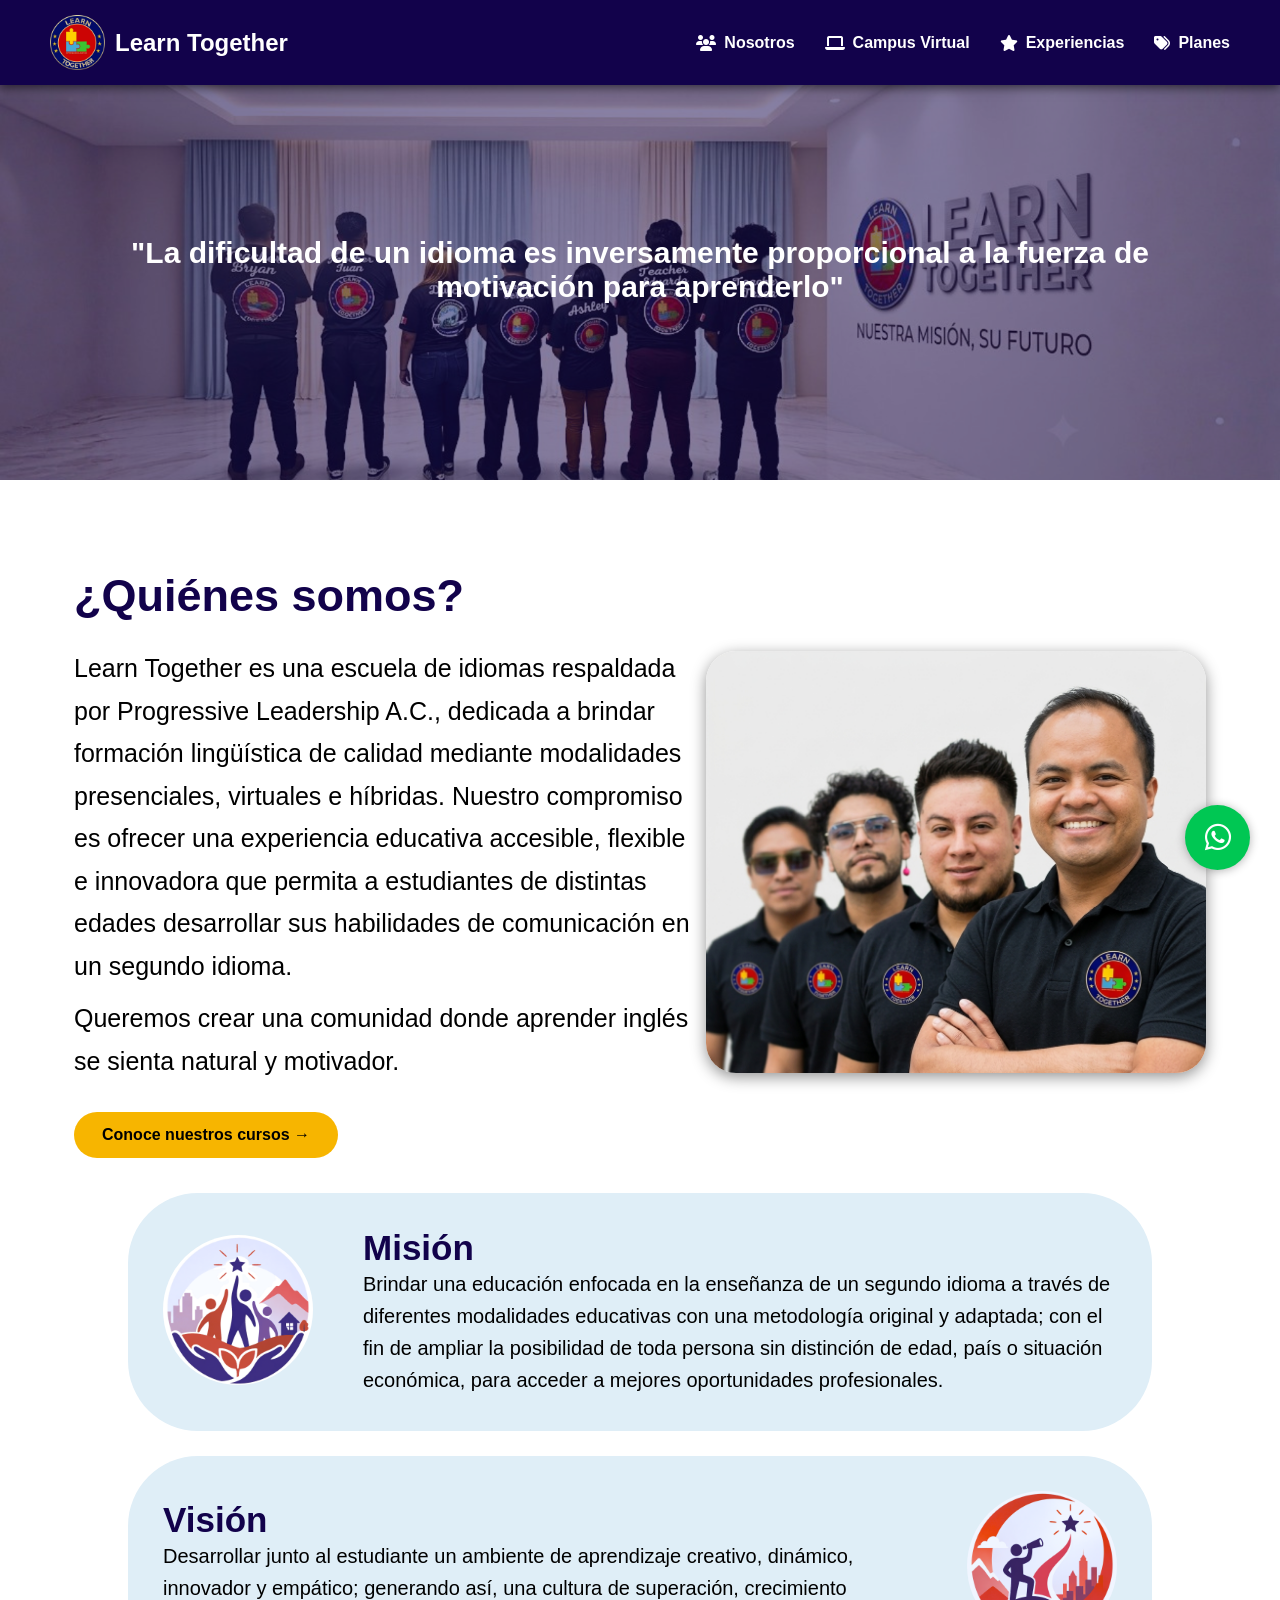
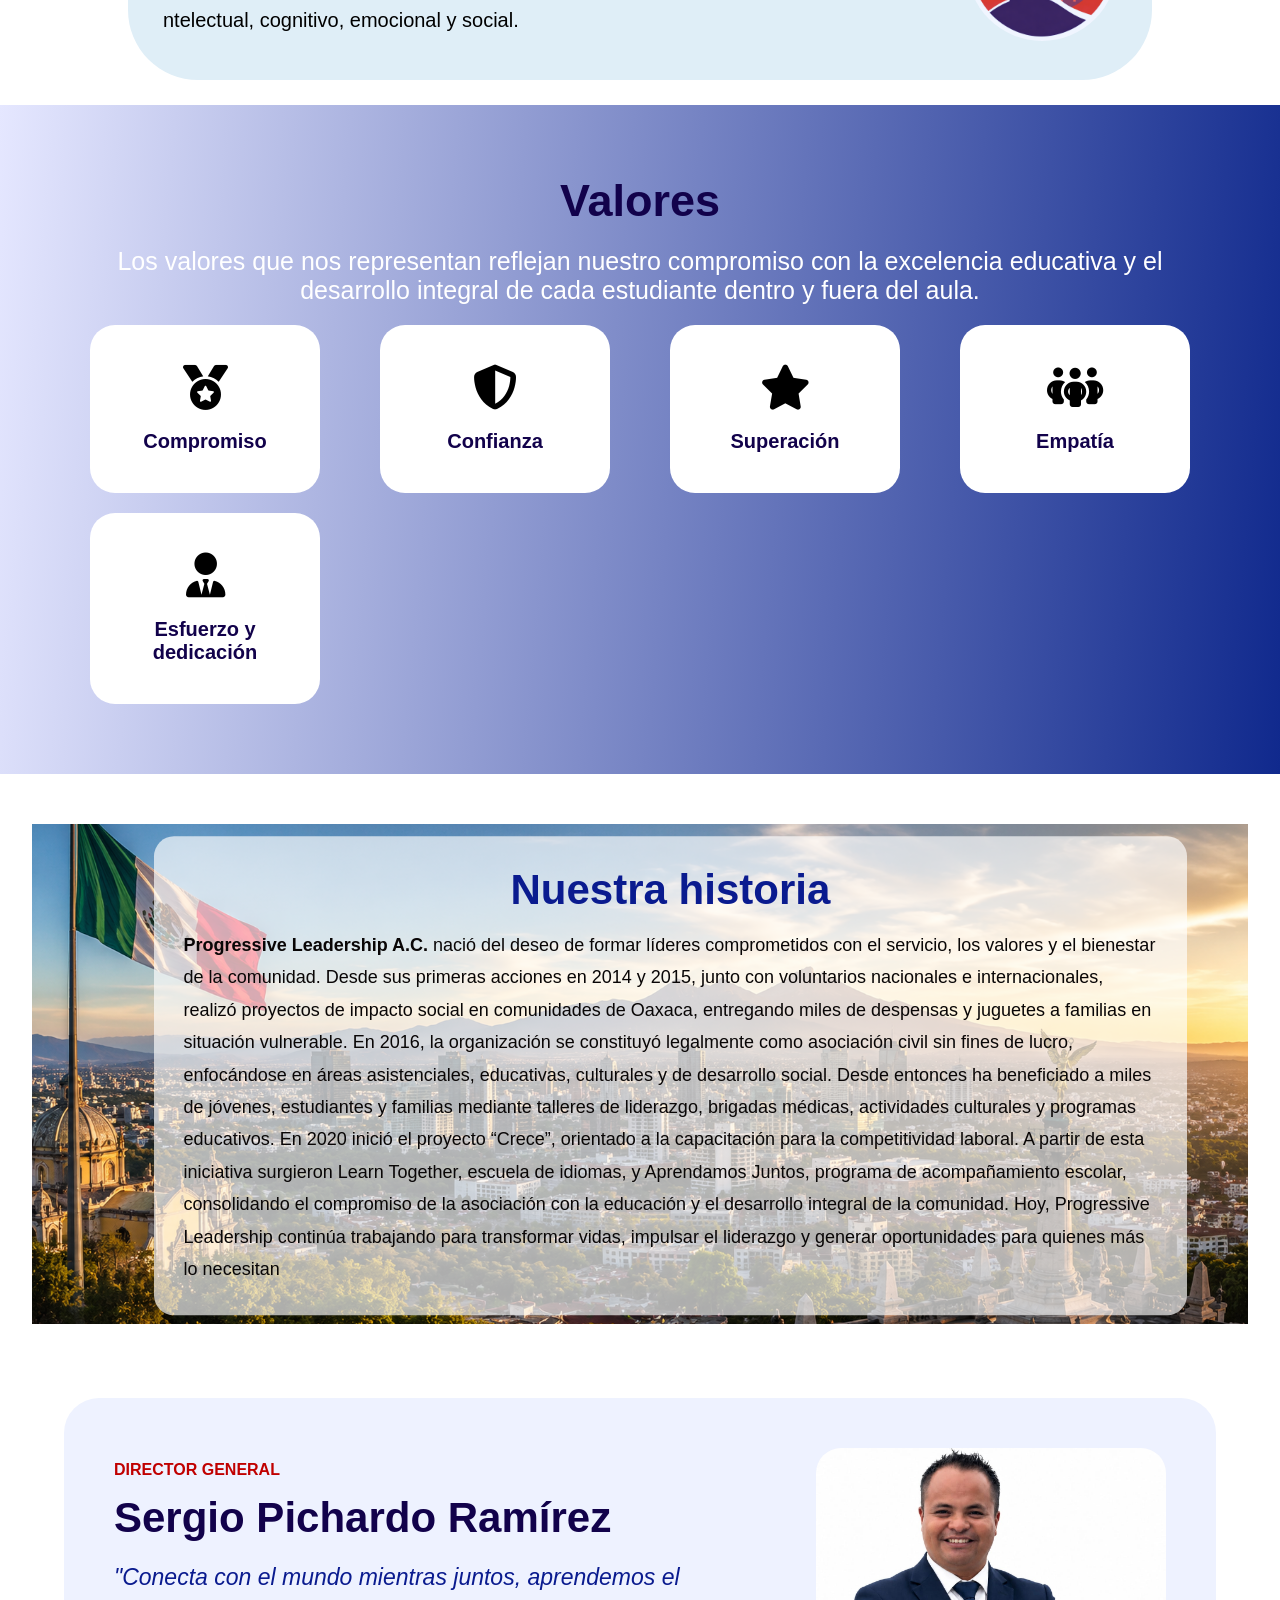
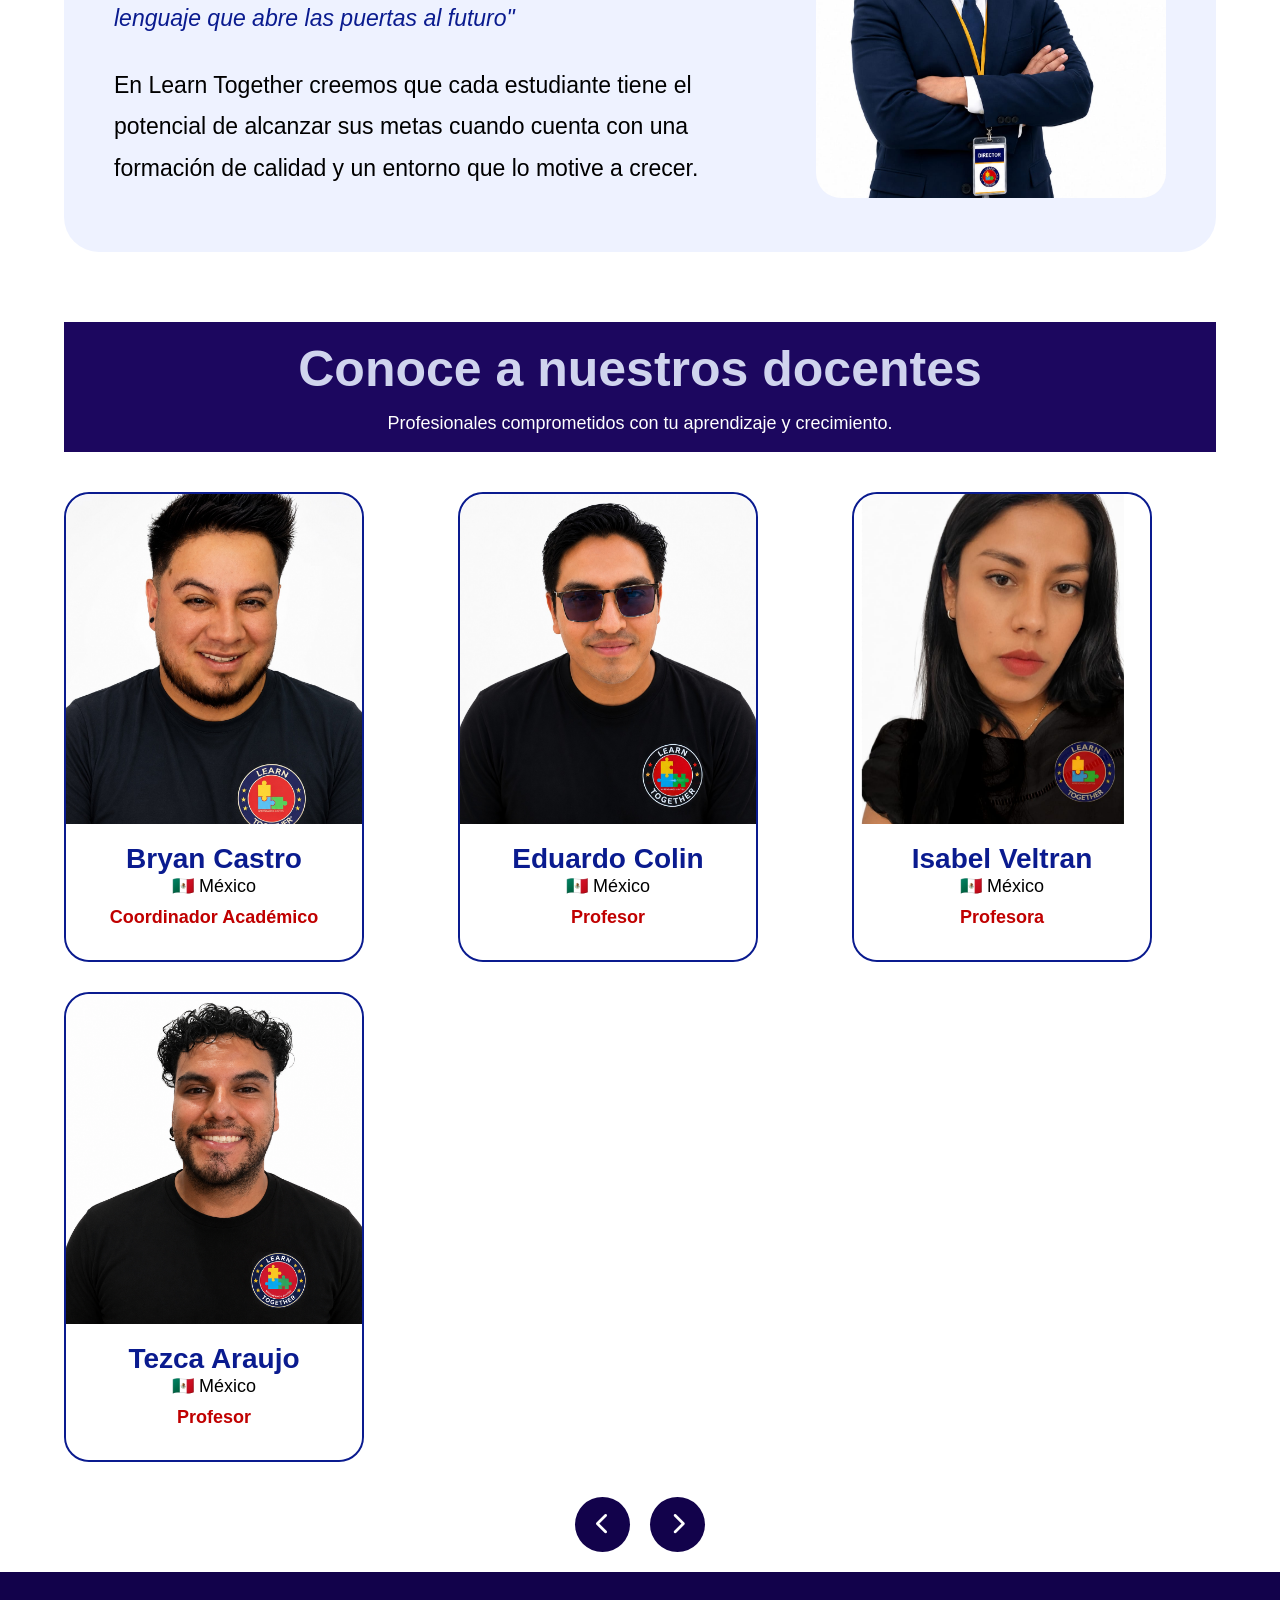
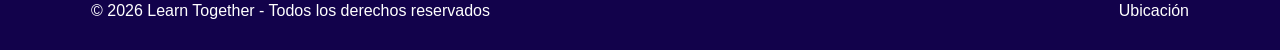
<file: Learntogether/vista/nosotros.html>
<!DOCTYPE html>
<html lang="es">
<head>
    <meta charset="UTF-8">
    <meta name="viewport" content="width=device-width, initial-scale=1.0">
    <link rel="stylesheet" href="css/nosotros.css">
    <link rel="stylesheet" href="https://cdnjs.cloudflare.com/ajax/libs/font-awesome/6.5.1/css/all.min.css">
    <title>Learn Together</title>
</head>
<body>
<header>
    <div class="encabezado">
    <a href="index.html" class="logo-link">
        <img src="img/logoLT.png" class="logo">
        <h1>Learn Together</h1>
    </a>
    </div>
    <div class="menu-toggle">
        <i class="fa-solid fa-bars"></i>
    </div>
    <nav class="nav" id="menu">
        <a href="nosotros.html"><i class="fa-solid fa-users"></i>Nosotros</a>
        <a href="campus.html"><i class="fa-solid fa-laptop"></i>Campus Virtual</a>
        <a href="experiencias.html"><i class="fa-solid fa-star"></i>Experiencias</a>
        <a href="planes.html"><i class="fa-solid fa-tags"></i>Planes</a>
    </nav>
</header>
<a href="https://api.whatsapp.com/send?phone=5551731629" class="btn-wsp" target="_blank"><i class="fa-brands fa-whatsapp"></i></a>
<div class="banner">
    <img src="img/nosotros.png" alt="Banner">
    <div class="contenido-banner">
        <h2>"La dificultad de un idioma es inversamente proporcional a la
            fuerza de motivación para aprenderlo"</h2>
    </div>
</div>

<section class="info-nosotros">
    <div class="texto-nosotros">
        <h2>¿Quiénes somos?</h2>
        <p>
            Learn Together es una escuela de idiomas respaldada por Progressive Leadership A.C., dedicada
            a brindar formación lingüística de calidad mediante modalidades presenciales, virtuales e híbridas.
            Nuestro compromiso es ofrecer una experiencia educativa accesible, flexible e innovadora que permita
            a estudiantes de distintas edades desarrollar sus habilidades de comunicación en un segundo idioma.
        </p>
        <p>
            Queremos crear una comunidad donde aprender
            inglés se sienta natural y motivador.
        </p>
        <a href="campus.html" class="btn-nosotros">
            Conoce nuestros cursos →
        </a>
    </div>
    <div class="imagen-nosotros">
        <img src="img/quienessomos.png" alt="">
    </div>
</section>

<section class="mision">
    <div class="mision-img">
        <img src="img/mision.png" alt="">
    </div>
    <div class="mision-texto">
        <h2>Misión</h2>
        <p>
            Brindar una educación enfocada en la enseñanza de un segundo idioma a través de diferentes modalidades
            educativas con una metodología original y adaptada; con el fin de ampliar la
            posibilidad de toda persona sin distinción de edad, país o situación económica,
            para acceder a mejores oportunidades profesionales.
        </p>
    </div>
</section>
<section class="vision">
    <div class="vision-texto">
        <h2>Visión</h2>
        <p>
            Desarrollar junto al estudiante un ambiente de aprendizaje
            creativo, dinámico, innovador y empático; generando así, una cultura
            de superación, crecimiento ntelectual, cognitivo, emocional y social.
    </div>
    <div class="vision-img">
        <img src="img/vision.png" alt="">
    </div>
</section>

<section class="valores">
    <h2>Valores</h2>
    <p>Los valores que nos representan reflejan nuestro compromiso con la excelencia
        educativa y el desarrollo integral de cada estudiante dentro y fuera del aula.</p>
    <div class="contenedor-valores">
        <div class="valor">
            <i class="fa-solid fa-medal"></i>
            <h3>Compromiso</h3>
        </div>
        <div class="valor">
            <i class="fa-solid fa-shield-halved"></i>
            <h3>Confianza</h3>
        </div>
        <div class="valor">
            <i class="fa-solid fa-star"></i>
            <h3>Superación</h3>
        </div>
        <div class="valor">
            <i class="fa-solid fa-people-group"></i>
            <h3>Empatía</h3>
        </div>
        <div class="valor ultimo">
            <i class="fa-solid fa-user-tie"></i>
            <h3>Esfuerzo y dedicación</h3>
        </div>
    </div>
</section>

<section class="historia">
    <img src="img/historia.png" alt="historia">
    <div class="texto-historia">
    <h2>Nuestra historia</h2>
        <p><b>Progressive Leadership A.C.</b> nació del deseo de formar líderes comprometidos con el servicio, los valores y el bienestar de la comunidad. Desde sus primeras acciones en 2014 y 2015, junto con voluntarios nacionales e internacionales, realizó proyectos de impacto social en comunidades de Oaxaca, entregando miles de despensas y juguetes a familias en situación vulnerable.
    En 2016, la organización se constituyó legalmente como asociación civil sin fines de lucro, enfocándose en áreas asistenciales, educativas, culturales y de desarrollo social. Desde entonces ha beneficiado a miles de jóvenes, estudiantes y familias mediante talleres de liderazgo, brigadas médicas, actividades culturales y programas educativos.
    En 2020 inició el proyecto “Crece”, orientado a la capacitación para la competitividad laboral. A partir de esta iniciativa surgieron Learn Together, escuela de idiomas, y Aprendamos Juntos, programa de acompañamiento escolar, consolidando el compromiso de la asociación con la educación y el desarrollo integral de la comunidad.
    Hoy, Progressive Leadership continúa trabajando para transformar vidas, impulsar el liderazgo y generar oportunidades para quienes más lo necesitan
        </p>
    </div>
</section>

<section class="director">
    <div class="director-info">
        <span>Director General</span>
        <h2>Sergio Pichardo Ramírez</h2>
        <p class="frase">
            "Conecta con el mundo mientras juntos, aprendemos el lenguaje que abre las puertas al futuro"</p>

        <p>
            En Learn Together creemos que cada estudiante
            tiene el potencial de alcanzar sus metas cuando
            cuenta con una formación de calidad y un entorno
            que lo motive a crecer.
        </p>
    </div>

    <div class="director-img">
        <img src="img/director.jpeg">
    </div>
</section>

<section class="profesores">
    <div class="titulo-profes">
        <h2>Conoce a nuestros docentes</h2>
        <p>Profesionales comprometidos con tu aprendizaje y crecimiento.</p>
    </div>
    <div class="contenedor-profes">
        <div class="card-docente">
            <div class="card-inner">
                <div class="card-front">
                    <img src="img/profe1.jpeg" alt="Bryan Castro">
                    <h3>Bryan Castro</h3>
                    <div class="pais">
                        🇲🇽 México
                    </div>
                    <p class="especialidad">Coordinador Académico</p>
                </div>
                <div class="card-back">
                    <h3>Bryan Castro</h3>
                    <p><i class="fa-solid fa-graduation-cap"></i>
                        Lic. en Enseñanza y Aprendizaje del Inglés. Especialidad en educación secundaria.</p>
                    <p><i class="fa-solid fa-certificate"></i>
                        CAE C1, Aptis C y CENNI N.15</p>
                    <p><i class="fa-solid fa-star"></i>
                        13 años de experiencia</p>
                    <p>"Tell me and I forget. Teach me and I remember. Involve me and I learn." -Benjamin Franklin</p>
                </div>
            </div>
        </div>
        <div class="card-docente">
            <div class="card-inner">
                <div class="card-front">
                    <img src="img/profe2.jpeg" alt="Bryan Castro">
                    <h3>Eduardo Colin</h3>
                    <div class="pais">
                        🇲🇽 México
                    </div>
                    <p class="especialidad">Profesor</p>
                </div>
                <div class="card-back">
                    <h3>Eduardo Colin Ramirez </h3>
                    <p><i class="fa-solid fa-graduation-cap"></i>
                        Lic. en Enseñanza y Aprendizaje del Inglés </p>
                    <p><i class="fa-solid fa-certificate"></i>
                        Certificación APTIS C1</p>
                    <p><i class="fa-solid fa-star"></i>
                        2 años de experiencia</p>
                    <p>"Every word is a new opportunity."</p>
                </div>
            </div>
        </div>
        <div class="card-docente">
            <div class="card-inner">
                <div class="card-front">
                    <img src="img/profe7.jpeg" alt="Bryan Castro">
                    <h3>Isabel Veltran</h3>
                    <div class="pais">
                        🇲🇽 México
                    </div>
                    <p class="especialidad">Profesora</p>
                </div>
                <div class="card-back">
                    <h3>Isabel Vletran </h3>
                    <p><i class="fa-solid fa-graduation-cap"></i>
                        Lic. </p>
                    <p><i class="fa-solid fa-certificate"></i>
                        TOEIC Nivel: B2</p>
                    <p><i class="fa-solid fa-star"></i>
                        15 años de experiencia </p>
                    <p>"Every lesson brings you closer."</p>
                </div>
            </div>
        </div>
        <div class="card-docente">
            <div class="card-inner">
                <div class="card-front">
                    <img src="img/profe5.png" alt="Bryan Castro">
                    <h3>Tezca Araujo</h3>
                    <div class="pais">
                        🇲🇽 México
                    </div>
                    <p class="especialidad">Profesor</p>
                </div>
                <div class="card-back">
                    <h3>Tezca Araujo Padilla</h3>
                    <p><i class="fa-solid fa-graduation-cap"></i>
                        Lic. en Enseñanza y Aprendizaje del Inglés </p>
                    <p><i class="fa-solid fa-certificate"></i>
                        Certificación APTIS C1</p>
                    <p><i class="fa-solid fa-star"></i>
                        3 años de experiencia</p>
                    <p>"Mistakes should not be punished, as they are proof that tou are learning"</p>
                </div>
            </div>
        </div>
        <div class="card-docente">
            <div class="card-inner">
                <div class="card-front">
                    <img src="img/profe6.jpeg" alt="Bryan Castro">
                    <h3>Flor Vellano</h3>
                    <div class="pais">
                        🇲🇽 México
                    </div>
                    <p class="especialidad">Profesora</p>
                </div>
                <div class="card-back">
                    <h3>Flor ALejandra Vellano Hernández </h3>
                    <p><i class="fa-solid fa-graduation-cap"></i>
                        Lic. en Enseñanza y Aprendizaje del Inglés. Especialidad en educación secundaria.</p>
                    <p><i class="fa-solid fa-certificate"></i>
                        Aptis Nivel: C1</p>
                    <p><i class="fa-solid fa-star"></i>
                        3 años de experiencia </p>
                    <p>"Success begins with learning."</p>
                </div>
            </div>
        </div>
        <div class="card-docente">
            <div class="card-inner">
                <div class="card-front">
                    <img src="img/profe3.jpeg" alt="Bryan Castro">
                    <h3>Karla Rangel</h3>
                    <div class="pais">
                        🇲🇽 México
                    </div>
                    <p class="especialidad">Profesora</p>
                </div>
                <div class="card-back">
                    <h3>Karla Rangel</h3>
                    <p><i class="fa-solid fa-graduation-cap"></i>
                        Lic. en Derecho -Uaemex</p>
                    <p><i class="fa-solid fa-certificate"></i>
                        Certificación B2 Cambridge y Teacher's</p>
                    <p><i class="fa-solid fa-star"></i>
                        5 años de experiencia</p>
                    <p>"Believe. Learn. Succeed."</p>
                </div>
            </div>
        </div>
        <div class="card-docente">
            <div class="card-inner">
                <div class="card-front">
                    <img src="img/profe4.jpeg" alt="Bryan Castro">
                    <h3>Ian Gomez</h3>
                    <div class="pais">
                        🇲🇽 México
                    </div>
                    <p class="especialidad">Profesor</p>
                </div>
                <div class="card-back">
                    <h3>Ian Jeremy Gomez Reyes </h3>
                    <p><i class="fa-solid fa-graduation-cap"></i>
                        Licenciatura en Turismo </p>
                    <p><i class="fa-solid fa-certificate"></i>
                        N/A</p>
                    <p><i class="fa-solid fa-star"></i>
                        2 años de experiencia </p>
                    <p>"Do your Job"</p>
                </div>
            </div>
        </div>
        </div>
    </div>
    <div class="controles-profes">
    <button id="profe-anterior">
        <i class="fa-solid fa-chevron-left"></i>
    </button>
    <button id="profe-siguiente">
        <i class="fa-solid fa-chevron-right"></i>
    </button>
</div>
</section>

<footer>
        <div class="footer-container">
            <p>© 2026 Learn Together - Todos los derechos reservados</p>
            <div class="footer-links">
                <a href="ubicacion.html">Ubicación</a>
            </div>
        </div>
    </footer>

    <script>
    const menu=document.querySelector(".menu-toggle");
    const nav=document.querySelector(".nav");
    menu.onclick=()=>{
    nav.classList.toggle("active");
    menu.innerHTML=nav.classList.contains("active")
    ?'<i class="fa-solid fa-xmark"></i>'
    :'<i class="fa-solid fa-bars"></i>';
    }
    document.querySelectorAll(".nav a").forEach(link=>{
    link.onclick=()=>{
    nav.classList.remove("active");
    menu.innerHTML='<i class="fa-solid fa-bars"></i>';
    }
    });
</script>

    <script>
    const profesores = document.querySelectorAll(".card-docente");
    let profesorActual = 0;
    function mostrarProfesor(){
        profesores.forEach((profe,index)=>{
            if(window.innerWidth <= 768){
                profe.style.display = index === profesorActual ? "block" : "none";
            }else{
                if(
                index>=profesorActual && index<profesorActual+4
            ){
                profe.style.display="block";
            }else{
                profe.style.display="none";
            }
        }
    });
}
    mostrarProfesor();
    window.addEventListener("resize",mostrarProfesor);
    document.getElementById("profe-siguiente").onclick = () => {
    if(window.innerWidth <= 768){
        if(profesorActual < profesores.length - 1){
            profesorActual++;
            mostrarProfesor();
        }
    }else{
        if(profesorActual + 4 < profesores.length){
            profesorActual += 4;
            mostrarProfesor();
        }
    }
};
    document.getElementById("profe-anterior").onclick = () => {
    if(window.innerWidth <= 768){
        if(profesorActual > 0){
            profesorActual--;
            mostrarProfesor();
        }
    }else{
        if(profesorActual > 0){
            profesorActual -= 4;
            mostrarProfesor();
        }
    }
};
</script>
</body>
</html>
</file>
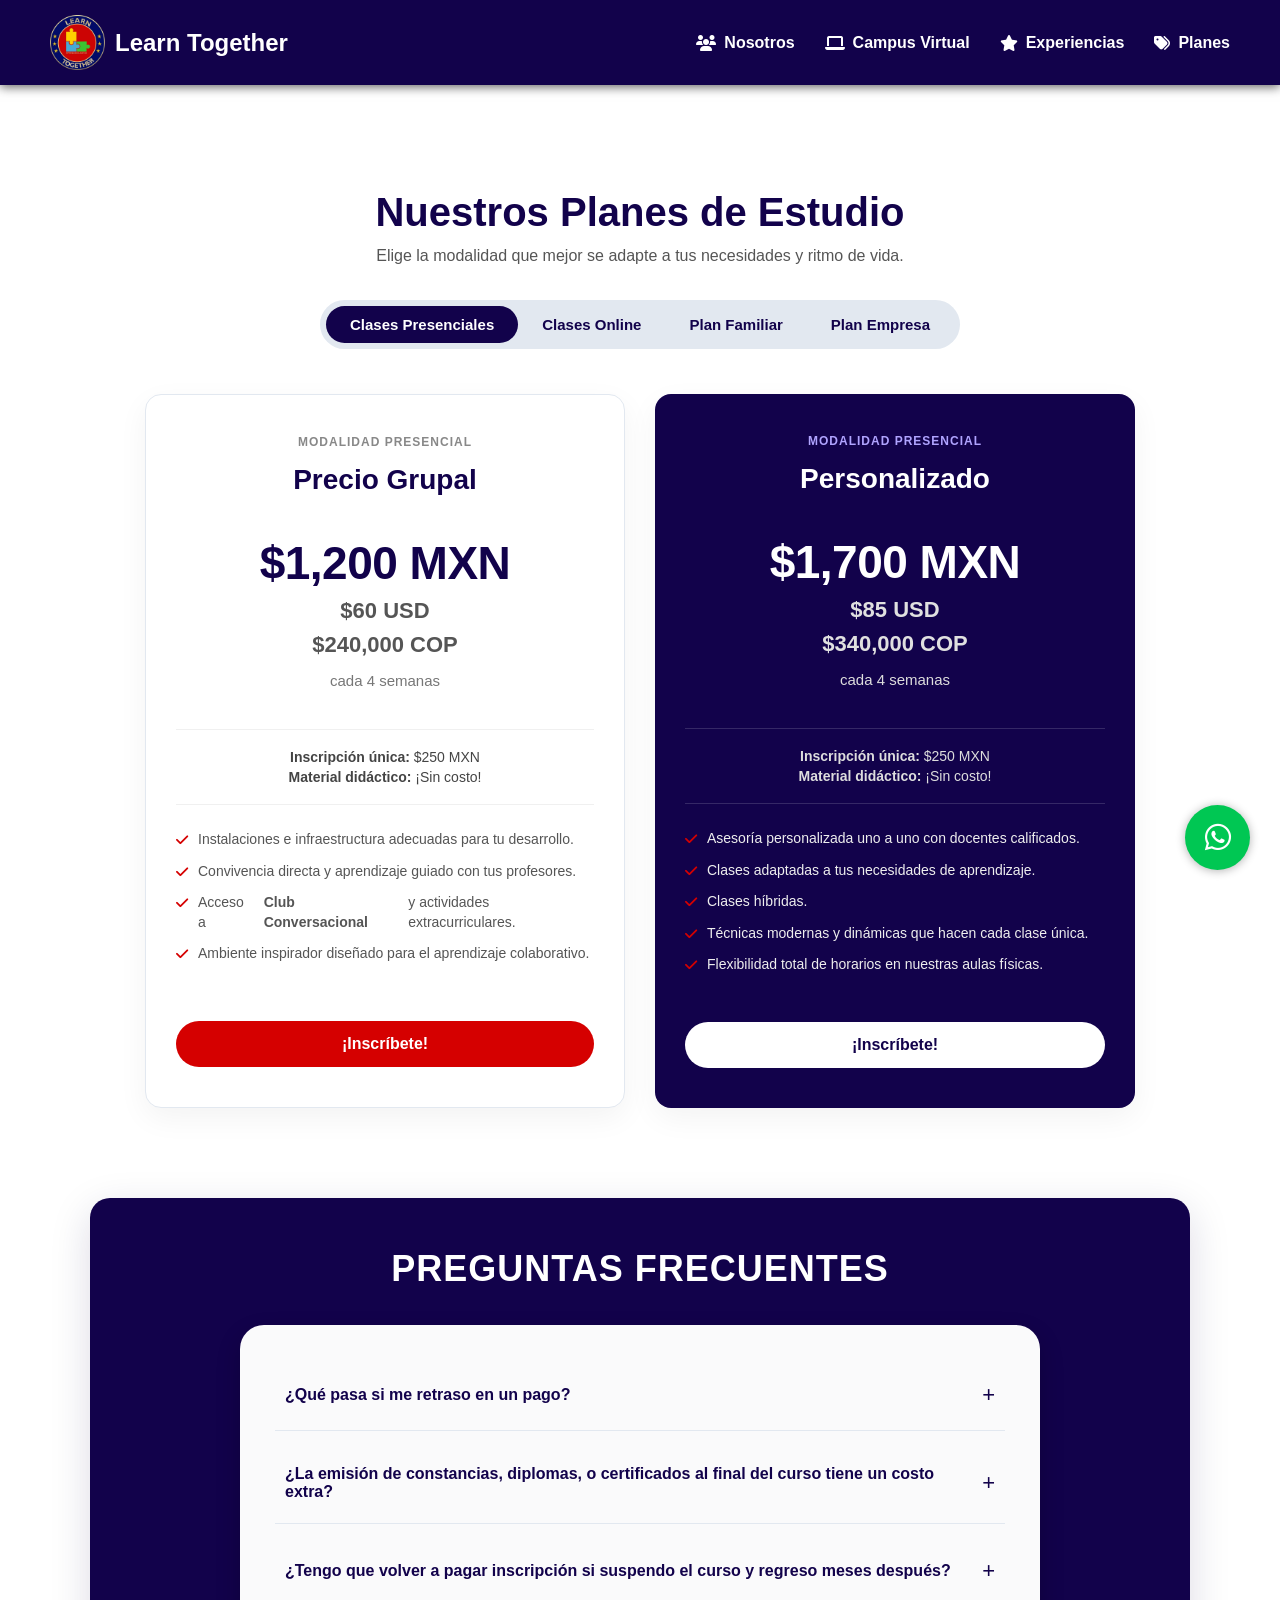
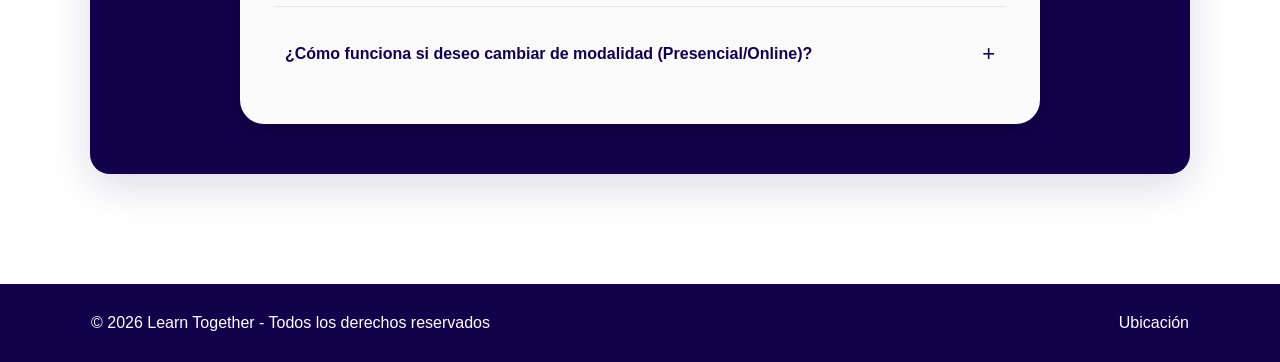
<file: Learntogether/vista/planes.html>
<!DOCTYPE html>
<html lang="es">
<head>
    <meta charset="UTF-8">
    <meta name="viewport" content="width=device-width, initial-scale=1.0">
    <link rel="stylesheet" href="css/planes.css">
    <link rel="stylesheet" href="https://cdnjs.cloudflare.com/ajax/libs/font-awesome/6.5.1/css/all.min.css">
    <title>Learn Together</title>
</head>
<body>
    <header>
        <div class="encabezado">
            <a href="index.html" class="logo-link">
                <img src="img/logoLT.png" class="logo">
                <h1>Learn Together</h1>
            </a>
        </div>
        <div class="menu-toggle">
            <i class="fa-solid fa-bars"></i>
        </div>
        <nav class="nav">
            <a href="nosotros.html"><i class="fa-solid fa-users"></i> Nosotros</a>
            <a href="campus.html"><i class="fa-solid fa-laptop"></i>Campus Virtual</a>
            <a href="experiencias.html" class="activo"><i class="fa-solid fa-star"></i>Experiencias</a>
            <a href="planes.html"><i class="fa-solid fa-tags"></i>Planes</a>
        </nav>
    </header>

    <a href="https://api.whatsapp.com/send?phone=5551731629" class="btn-wsp" target="_blank"><i class="fa-brands fa-whatsapp"></i></a>

    <main class="contenedor-principal">
        <section class="seccion-principal-bloque seccion-encabezado-planes">
            <h2 class="titulo-planes">Nuestros Planes de Estudio</h2>
            <p class="subtitulo-planes">Elige la modalidad que mejor se adapte a tus necesidades y ritmo de vida.</p>
            
            <div class="selectores-modalidad">
                
                <button class="btn-modalidad active" onclick="cambiarModalidad(this, 'presencial')">Clases Presenciales</button>
                <button class="btn-modalidad" onclick="cambiarModalidad(this, 'online')">Clases Online</button>
                <button class="btn-modalidad" onclick="cambiarModalidad(this, 'familiar')">Plan Familiar</button>
                <button class="btn-modalidad" onclick="cambiarModalidad(this, 'empresa')">Plan Empresa</button>
            </div>
        </section>

        <section class="contenedor-tarjetas">
            
            <div id="mod-presencial" class="bloque-modalidad active">
                <div class="tarjeta-precio">
                    <span class="modalidad-tag">MODALIDAD PRESENCIAL</span>
                    <h3 class="tipo-plan">Precio Grupal</h3>
                    <div class="precio-block">
                        <span class="monto">$1,200 MXN</span>
                        <span class="monto-secundario">$60 USD</span>
                        <span class="monto-secundario">$240,000 COP</span>
                        <span class="periodo">cada 4 semanas</span>
                    </div>
                    <div class="costos-adicionales">
                        <p><strong>Inscripción única:</strong> $250 MXN</p>
                        <p><strong>Material didáctico:</strong> ¡Sin costo!</p>
                    </div>
                    <ul class="lista-beneficios">
                        <li><i class="fa-solid fa-check"></i> Instalaciones e infraestructura adecuadas para tu desarrollo.</li>
                        <li><i class="fa-solid fa-check"></i> Convivencia directa y aprendizaje guiado con tus profesores.</li>
                        <li><i class="fa-solid fa-check"></i> Acceso a <strong>Club Conversacional</strong> y actividades extracurriculares.</li>
                        <li><i class="fa-solid fa-check"></i> Ambiente inspirador diseñado para el aprendizaje colaborativo.</li>
                    </ul>
                    <a href="#" class="btn-inscribete">¡Inscríbete!</a>
                </div>

                <div class="tarjeta-precio destacado">
                    <span class="modalidad-tag">MODALIDAD PRESENCIAL</span>
                    <h3 class="tipo-plan">Personalizado</h3>
                    <div class="precio-block">
                        <span class="monto">$1,700 MXN</span>
                        <span class="monto-secundario">$85 USD</span>
                        <span class="monto-secundario">$340,000 COP</span>
                        <span class="periodo">cada 4 semanas</span>
                    </div>
                    <div class="costos-adicionales">
                        <p><strong>Inscripción única:</strong> $250 MXN</p>
                        <p><strong>Material didáctico:</strong> ¡Sin costo!</p>
                    </div>
                    <ul class="lista-beneficios">
                        <li><i class="fa-solid fa-check"></i> Asesoría personalizada uno a uno con docentes calificados.</li>
                        <li><i class="fa-solid fa-check"></i> Clases adaptadas a tus necesidades de aprendizaje.</li>
                        <li><i class="fa-solid fa-check"></i> Clases híbridas.</li>
                        <li><i class="fa-solid fa-check"></i> Técnicas modernas y dinámicas que hacen cada clase única.</li>
                        <li><i class="fa-solid fa-check"></i> Flexibilidad total de horarios en nuestras aulas físicas.</li>
                    </ul>
                    <a href="#" class="btn-inscribete">¡Inscríbete!</a>
                </div>
            </div>


            <div id="mod-online" class="bloque-modalidad">
                <div class="tarjeta-precio">
                    <span class="modalidad-tag">ONLINE (3 HORAS)</span>
                    <h3 class="tipo-plan">Precio Grupal</h3>
                    <div class="precio-block">
                        <span class="monto">$1,000 MXN</span>
                        <span class="monto-secundario">$50 USD</span>
                        <span class="monto-secundario">$200,000 COP</span>
                        <span class="periodo">cada 4 semanas</span>
                    </div>
                    <div class="costos-adicionales">
                        <p><strong>Inscripción única:</strong> $250 MXN</p>
                        <p><strong>Material didáctico:</strong> ¡Sin costo!</p>
                    </div>
                    <ul class="lista-beneficios">
                        <li><i class="fa-solid fa-check"></i> Clases impartidas en tiempo real mediante la <strong>plataforma Teams</strong>.</li>
                        <li><i class="fa-solid fa-check"></i> Grupos reducidos que permiten una atención más estructurada.</li>
                        <li><i class="fa-solid fa-check"></i> Dinámicas interactivas: donde la diversión y el aprendizaje se encuentran.</li>
                        <li><i class="fa-solid fa-check"></i> Conéctate con otros apasionados en un ambiente colaborativo.</li>
                    </ul>
                    <a href="#" class="btn-inscribete">¡Inscríbete!</a>
                </div>

                <div class="tarjeta-precio destacado">
                    <span class="modalidad-tag">ONLINE (3 HORAS)</span>
                    <h3 class="tipo-plan">Personalizado</h3>
                    <div class="precio-block">
                        <span class="monto">$1,500 MXN</span>
                        <span class="monto-secundario">$75 USD</span>
                        <span class="monto-secundario">$300,000 COP</span>
                        <span class="periodo">cada 4 semanas</span>
                    </div>
                    <div class="costos-adicionales">
                        <p><strong>Inscripción única:</strong> $250 MXN</p>
                        <p><strong>Material didáctico:</strong> ¡Sin costo!</p>
                    </div>
                    <ul class="lista-beneficios">
                        <li><i class="fa-solid fa-check"></i> Asesoría personalizada uno a uno con docentes calificados.</li>
                        <li><i class="fa-solid fa-check"></i> Apoyo constante para resolver tus dudas de forma inmediata.</li>
                        <li><i class="fa-solid fa-check"></i> Clases impartidas en la plataforma Microsoft Teams.</li>
                        <li><i class="fa-solid fa-check"></i> Clases personalizadas según tu nivel actual y objetivos específicos.</li>
                        <li><i class="fa-solid fa-check"></i> Elige tus horas ideales y aprende cómodamente desde donde estés.</li>
                    </ul>
                    <a href="#" class="btn-inscribete">¡Inscríbete!</a>
                </div>
            </div>

         
            <div id="mod-familiar" class="bloque-modalidad">
                <div class="tarjeta-precio">
                    <span class="modalidad-tag">PLAN FAMILIAR (4 INTEGRANTES)</span>
                    <h3 class="tipo-plan">Precio Familiar</h3>
                    <div class="precio-block">
                        <span class="monto">$3,600 MXN</span>
                        <span class="monto-secundario">$207.61 USD</span>
                        <span class="monto-secundario">$716,144 COP</span>
                        <span class="periodo">cada 4 semanas</span>
                    </div>
                    <div class="costos-adicionales">
                        <p><strong>Inscripción única:</strong> $250 MXN</p>
                        <p><strong>Material didáctico:</strong> ¡Sin costo!</p>
                    </div>
                    <ul class="lista-beneficios">
                        <li><i class="fa-solid fa-check"></i> Paquete de acceso válido para hasta 4 miembros directos de la familia.</li>
                        <li><i class="fa-solid fa-check"></i> Flexibilidad horaria coordinada para avance conjunto o separado.</li>
                        <li><i class="fa-solid fa-check"></i> Reportes mensuales de rendimiento integral para todo el grupo familiar.</li>
                    </ul>
                    <a href="#" class="btn-inscribete">¡Inscríbete!</a>
                </div>

                <div class="tarjeta-precio destacado">
                    <span class="modalidad-tag">PLAN FAMILIAR (6 INTEGRANTES)</span>
                    <h3 class="tipo-plan">Familiar Premium</h3>
                    <div class="precio-block">
                        <span class="monto">$4,800 MXN</span>
                        <span class="monto-secundario">$276.82 USD</span>
                        <span class="monto-secundario">$954,859 COP</span>
                        <span class="periodo">cada 4 semanas</span>
                    </div>
                    <div class="costos-adicionales">
                        <p><strong>Inscripción única:</strong> $250 MXN</p>
                        <p><strong>Material didáctico:</strong> ¡Sin costo!</p>
                    </div>
                    <ul class="lista-beneficios">
                        <li><i class="fa-solid fa-check"></i> Paquete de acceso premium válido para hasta 6 miembros de la familia.</li>
                        <li><i class="fa-solid fa-check"></i> Seguimiento personalizado e individualizado para cada integrante.</li>
                        <li><i class="fa-solid fa-check"></i> Clases enfocadas en los diferentes rangos de edad del grupo.</li>
                        <li><i class="fa-solid fa-check"></i> Horarios preferenciales adaptables para no interferir con su rutina.</li>
                    </ul>
                    <a href="#" class="btn-inscribete">¡Inscríbete!</a>
                </div>
            </div>
 
            <div id="mod-empresa" class="bloque-modalidad">
                <div class="tarjeta-precio destacado">
                    <span class="modalidad-tag">PLAN EMPRESA</span>
                    <h3 class="tipo-plan">Paquete Corporativo</h3>
                    
                    <div class="precio-block">
                        
                        <span class="monto">$</span>
                        <span class="monto-secundario">Precios Especiales</span>
                        <span class="periodo">Paquetes familiares de 4 personas</span>
                    </div>


                    <ul class="lista-beneficios">
                        <li><i class="fa-solid fa-check"></i> <strong>Clases:</strong> Semipersonalizadas</li>
                        <li><i class="fa-solid fa-check"></i> <strong>Duración:</strong> 3 horas a la semana</li>
                    </ul>
                    <a href="#" class="btn-inscribete">Contactar</a>
                </div>
            </div>

        </section>

        <section class="seccion-principal-bloque faq-section">
            <h2>PREGUNTAS FRECUENTES</h2>
            <div class="faq-box">
                <div class="faq-item">
                    <button class="faq-question">
                        ¿Qué pasa si me retraso en un pago?
                        <span class="faq-icono">+</span>
                    </button>
                    <div class="faq-answer">
                        <p>Tienes que pagar el 10% del total entre 1 a 5 días de retraso, de 6 a 15 días el cargo es del 25%.</p>
                    </div>
                </div>

                <div class="faq-item">
                    <button class="faq-question">
                        ¿La emisión de constancias, diplomas, o certificados al final del curso tiene un costo extra?
                        <span class="faq-icono">+</span>
                    </button>
                    <div class="faq-answer">
                        <p>Sí, cada tipo de certificación oficial tiene su propio costo estipulado al concluir el nivel.</p>
                    </div>
                </div>

                <div class="faq-item">
                    <button class="faq-question">
                        ¿Tengo que volver a pagar inscripción si suspendo el curso y regreso meses después?
                        <span class="faq-icono">+</span>
                    </button>
                    <div class="faq-answer">
                        <p>No, los alumnos que reingresan no vuelven a pagar costo de inscripción institucional.</p>
                    </div>
                </div>

                <div class="faq-item">
                    <button class="faq-question">
                        ¿Cómo funciona si deseo cambiar de modalidad (Presencial/Online)?
                        <span class="faq-icono">+</span>
                    </button>
                    <div class="faq-answer">
                        <p>Es muy sencillo, igual solo esperas tu fecha de vencimiento actual para poder pagar y dar de alta tu nueva modalidad elegida.</p>
                    </div>
                </div>
            </div>
        </section>
    </main>

    <footer>
        <div class="footer-container">
            <p>© 2026 Learn Together - Todos los derechos reservados</p>
            <div class="footer-links">
                <a href="ubicacion.html">Ubicación</a>
            </div>
        </div>
    </footer>

    <script>
        
        const menu = document.querySelector(".menu-toggle");
        const nav = document.querySelector(".nav");
        menu.onclick = () => {
            nav.classList.toggle("active");
            menu.innerHTML = nav.classList.contains("active")
                ? '<i class="fa-solid fa-xmark"></i>'
                : '<i class="fa-solid fa-bars"></i>';
        }

        document.querySelectorAll(".nav a").forEach(link => {
            link.onclick = () => {
                nav.classList.remove("active");
                menu.innerHTML = '<i class="fa-solid fa-bars"></i>';
            }
        });


        function cambiarModalidad(elemento, modalidad) {
            
            const botones = document.querySelectorAll('.btn-modalidad');
            botones.forEach(btn => btn.classList.remove('active'));
            

            elemento.classList.add('active');


            const bloques = document.querySelectorAll('.bloque-modalidad');
            bloques.forEach(bloque => bloque.classList.remove('active'));


            const bloqueSeleccionado = document.getElementById('mod-' + modalidad);
            if (bloqueSeleccionado) {
                bloqueSeleccionado.classList.add('active');
            }
        }


        function cambiarMetodoPago(metodo) {
            const tabs = document.querySelectorAll('.tab-pago');
            tabs.forEach(tab => tab.classList.remove('active'));
            
            event.currentTarget.classList.add('active');

            const infoDefecto = document.getElementById('info-pago-por-defecto');
            const icono = document.getElementById('icono-pago-dinamico');
            const titulo = document.getElementById('titulo-pago-dinamico');
            const contenedorBanco = document.getElementById('contenedor-datos-banco');

            if (metodo === 'efectivo') {
                infoDefecto.style.display = "block";
                icono.className = "fa-solid fa-wallet";
                titulo.innerText = "Efectivo";
                contenedorBanco.className = "datos-banco-oculto";
            } else if (metodo === 'tarjeta') {
                infoDefecto.style.display = "block";
                icono.className = "fa-solid fa-credit-card";
                titulo.innerText = "Tarjeta de Crédito / Débito";
                contenedorBanco.className = "datos-banco-oculto";
            } else {
                infoDefecto.style.display = "none";
                contenedorBanco.className = "datos-banco-visible";
            }
        }

      
        document.querySelectorAll('.faq-question').forEach(boton => {
            boton.addEventListener('click', () => {
                const itemActual = boton.parentElement;
                const activo = itemActual.classList.contains('active');
                
                document.querySelectorAll('.faq-item').forEach(item => item.classList.remove('active'));
                
                if (!activo) {
                    itemActual.classList.add('active');
                }
            });
        });
    </script>
</body>
</html>
</file>
<file: vista/css/estilos.css>
*{
    margin: 0;
    padding: 0;
    box-sizing: border-box;
    font-family: Arial, sans-serif;
}

body{
    background: #ffffff;
    font-family: Arial, sans-serif;
    padding-top: 80px;
}


header{
    background-color: #12024b;
    color: white;
    display: flex;
    justify-content: space-between;
    align-items: center;
    padding: 15px 50px;
    position: fixed;
    top: 0;
    left: 0;
    width: 100%;
    z-index: 1000;
    box-shadow: 0px 2px 10px rgba(0, 0, 0, 0.614);
    backdrop-filter:blur(15px);
    transition:.4s;
}

.encabezado{
    display: flex;
    align-items: center;
    gap: 12px;
}

.logo{
    width: 55px;
    height: 55px;
}

.logo-link{
    display: flex;
    align-items: center;
    text-decoration: none;
    gap: 10px;
    color: white;
}

.encabezado h1{
    font-size: 24px;
    font-weight: 700;
}

.nav{
    display: flex;
    gap: 30px;
    align-items: center;
    justify-content: center;
}

.nav a{
    color: white;
    text-decoration: none;
    font-size: 16px;
    font-weight: 600;
    display: flex;
    align-items: center;
    gap: 8px;
    transition: color 0.3s ease;
    position: relative;
    padding: 8px 0;
}

.nav a:hover{
    transform: scale(1.08);
}

.nav a::after{
    content:"";
    position:absolute;
    left:0;
    bottom:-5px;
    width:0;
    height:3px;
    background:#ff2d2d;
    transition:.35s;
    border-radius:10px;
}

.nav a:hover::after{
    width:100%;
}

.btn-login {
    display: inline-flex;
    align-items: center;
    justify-content: center;
    gap: 10px;
    background: #d50000;
    color: #fff;
    text-decoration: none;
    padding: 12px 28px;
    border-radius: 50px;
    font-size: 16px;
    font-weight: 600;
    min-width: 150px;
    white-space: nowrap;
    transition: .3s;
}

.btn-login i{
    font-size:17px;
}

.btn-login:hover {
    background-color: #b00000;
    color: white;
    transform: scale(1.05);
}

.banner{
    position: relative;
    width: 90%;
    border-radius: 25px;
    margin: 20px auto;
}

.banner img{
    width: 100%;
    height: 550px;
    border-radius: 25px;
    object-fit: cover;
}

.contenido-banner{
    position: absolute;
    top: 60%;
    left: 50%;
    transform: translate(-50%, -50%);
    text-align: center;
    color: white;
}

.contenido-banner h2{
    font-size: 60px;
    font-weight: 800;
    margin-bottom: 20px;
}

.contenido-banner p{
    font-size: 22px;
    margin-bottom: 30px;
}

.botones-banner{
    display: flex;
    justify-content: center;
    color: #fff;
    text-decoration: none;
    gap: 20px;
}

.btn{
    background: #0a1b8f;
    border: none;
    color: #ffffff;
    padding: 10px 35px;
    border-radius: 20px;
    font-size: 18px;
    text-decoration: none;
    transition: transform 0.3s ease, color 0.3s ease;
    cursor: pointer;
}

.btn a{
    text-decoration: none;
    color: #ffffff;
}

.btn:hover{
    transform: scale(1.08);
    box-shadow: 0px 2px 5px rgba(27, 22, 130, 0.489);
}

.filaa{
    text-align: center;
    background: linear-gradient(95deg, #daddff, #e5e7ff);
    color: #08090c;
    padding: 15px;
    line-height: 1.5;
    font-size: 30px;
}

.filaa p{
    color: #010202;
    font-size: 27px;
}

.fila{
    width: 100%;
    margin: auto;
    padding: 40px 0;
    display: flex;
    gap: 30px;
    justify-content: center;
    background: linear-gradient(95deg, #daddff, #e5e7ff);
}

.fil{
    width: 20%;
    height: 150px;
    border: 2px solid #0a1b8f;
    border-radius: 20px;
    display: flex;
    flex-direction: column;
    justify-content: center;
    align-items: center;
}

.fil h3{
    color: #030303;
    font-size: 22px;
    margin-top: 10px;
    text-align: center;
}

.fil h1{
    color: #d50000;
    font-size: 60px;
    padding: 5px;
    text-align: center;
    font-weight: 700;
}

.barra{
    text-align: center;
    background-color: #12024b;
    padding: 25px;
    margin-top: 30px;
}

.barra h2{
    color: #c2c6e3;
    font-size: 40px;
}

.barra p{
    color: #ffffff;
    margin-top: 10px;
}

.carrusels{
    width: 85%;
    margin: 20px auto;
    text-align: center;
}

.carrusels h2{
    font-size: 45px;
    color: #372969;
    margin-bottom: 40px;
}

.car{
    position: relative;
    width: 100%;
    height: 600px;
    border-radius: 30px;
    overflow: hidden;
    box-shadow: 0px 4px 20px rgba(0,0,0,0.2);
}

.carrusel{
    position: absolute;
    width: 100%;
    height: 100%;
    opacity: 0;
    transition: opacity 0.8s ease;
}

.carrusel.active{
    opacity: 1;
}

.carrusel img{
    width: 100%;
    height: 100%;
    object-fit: cover;
}

.texto{
    position: absolute;
    bottom: 50px;
    left: 50%;
    transform: translateX(-50%);
    background: rgba(0,0,0,0.5);
    padding: 20px 35px;
    border-radius: 20px;
    color: white;
}

.texto h3{
    font-size: 35px;
    margin-bottom: 10px;
}

.atras,
.adelante{
    position: absolute;
    top: 50%;
    transform: translateY(-50%);
    background: rgba(255,255,255,0.3);
    border: none;
    width: 60px;
    height: 60px;
    border-radius: 50%;
    color: white;
    font-size: 30px;
    cursor: pointer;
    transition: 0.3s;
    z-index: 10;
}

.atras:hover,
.adelante:hover{
    background: rgba(255,255,255,0.6);
}

.atras{
    left: 20px;
}

.adelante{
    right: 20px;
}

.seccion{
    text-align: center;
    margin-top: 40px;
    background-color: #12024b;
    padding: 25px;
}

.seccion h2{
    color: #c2c6e3;
    font-size: 40px;
}

.seccion p{
    color: #ffffff;
    margin-top: 10px;
}

.habilidades{
    padding:10px;
}

.cards-container{
    display: flex;
    justify-content: center;
    gap: 30px;
    padding: 30px;
    flex-wrap: wrap;
}

.flip-card{
    width: 270px;
    height: 400px;
    perspective: 1000px;
}

.flip-card-inner{
    position: relative;
    width: 100%;
    height: 100%;
    transition: transform 0.8s;
    transform-style: preserve-3d;
}

.flip-card.active .flip-card-inner{
    transform: rotateY(180deg);
}

.flip-card-front,
.flip-card-back{
    position: absolute;
    width: 100%;
    height: 100%;
    background: rgba(226, 228, 248, 0.841);
    border-radius: 20px;
    padding: 25px;
    display: flex;
    flex-direction: column;
    justify-content: space-between;
    align-items: center;
    backface-visibility: hidden;
    box-shadow: 0px 4px 10px rgba(9, 6, 108, 0.815);
}

.flip-card-front i{
    width: 85px;
    height: 85px;
    border-radius: 50%;
    background: rgba(240, 243, 254, 0.748);
    display: flex;
    justify-content: center;
    align-items: center;
    color: rgb(0, 0, 0);
    font-size: 30px;
    transition: 0.3s;
}

.flip-card-front h3{
    text-align: center;
    color: #24377a;
    font-size: 35px;
}

.flip-card-front p{
    text-align: center;
    color: #0c0c0c;
    font-size: 20px;
}

.flip-card-back{
    transform: rotateY(180deg);
}

.flip-card-back p{
    color: #000000;
    font-size: 20px;
    text-align: center;
    line-height: 1.5;
    margin-top: 70px;
}

.btn-flip,
.btn-back{
    width: 70%;
    padding: 15px;
    border: none;
    border-radius: 40px;
    background: #24377a;
    color: white;
    font-size: 18px;
    cursor: pointer;
    transition: 0.3s;
}

.btn-flip:hover,
.btn-back:hover{
    background: #18285f;
    transform: scale(1.03);
}

.habilidades-controles{
    display:none;
}

.razon{
    width: 90%;
    margin: auto;
    padding: 30px 0;
    display: flex;
    align-items: center;
    justify-content: space-between;
    gap: 90px;
}

.texto-razon{
    width: 40%;
}
.img-razon{
    width: 55%;
    display: flex;
    justify-content: center;
    align-items: center;
}

.img-razon video{
    width: 100%;
    max-width: 700px;
    border-radius: 17px;
    box-shadow: 0 15px 35px rgba(0,0,0,.15);
    object-fit: cover;
}

.etiqueta{
    background: #ffd9005e;
    color: rgb(216, 153, 6);
    padding: 12px 20px;
    border-radius: 30px;
    font-size: 14px;
    font-weight: bold;
}

.texto-razon h2{
    font-size: 53px;
    line-height: 1.2;
    color: #0B0B45;
    margin: 30px 0;
}

.texto-razon h2 span{
    color: red;
}

.texto-razon p{
    color: gray;
    font-size: 22px;
    line-height: 1.7;
    margin-bottom: 35px;
}

.razones{
    width: 90%;
    margin: auto;
    padding: 50px 0;
    display: flex;
    align-items: center;
    gap: 50px;
}

.raz{
    width: 75%;
}

.raz h3{
    color: #0e027a;
}

.raz i{
    color: #05358f;
}

.contacto{
    position: relative;
    width: 100%;
    min-height: 100vh;
    height: auto;
    overflow: hidden;
}

.contacto img{
    width: 100%;
    height: 100%;
    object-fit: cover;
}

.contenido-contacto{
    position: absolute;
    top: 0;
    left: 0;
    width: 100%;
    height: 100%;
    display: flex;
    justify-content: space-evenly;
    align-items: center;
    background: rgba(14, 6, 50, 0.364);
}

.redes {
    position: absolute;
    bottom: 40px;
    left: 50%;
    transform: translateX(-50%);
    text-align: center;
    width: 100%;
}

.redes h2{
    color: rgb(255, 255, 255);
    margin-bottom: 10px;
}

.iconos-redes{
    display: flex;
    justify-content: center;
    gap: 25px;
}

.iconos-redes a{
    text-decoration: none;
}

.iconos-redes i{
    width: 65px;
    height: 65px;
    border-radius: 50%;
    background: rgba(255, 255, 255, 0.453);
    display: flex;
    justify-content: center;
    align-items: center;
    color: rgb(0, 0, 0);
    font-size: 30px;
    transition: 0.3s;
}

.iconos-redes i:hover{
    transform: translateY(-8px);
    color:#ffffff;
    background: rgba(255,255,255,0.5);
}

.faq-section h2,
.form-section h2{
    color: white;
    font-size: 35px;
    margin-bottom: 20px;
}

.faq-section {
    padding: 50px 40px;
    display: flex;
    flex-direction: column;
    align-items: center;
}

.faq-box {
    width: 100%;
    max-width: 700px;
    background: #fff;
    border-radius: 24px;
    padding: 30px;
}

.faq-item {
    border-bottom: 1px solid #e2e8f0;
}

.faq-item:last-child {
    border-bottom: none;
}

.faq-question {
    width: 100%;
    background: transparent;
    border: none;
    display: flex;
    justify-content: space-between;
    align-items: center;
    padding: 22px 10px;
    cursor: pointer;
    font-size: 16px;
    font-weight: 700;
    color: #12024b;
    text-align: left;
    gap: 20px;
    transition: .3s;
}

.faq-question:hover {
    color: #d50000;
}

.faq-icono {
    font-size: 24px;
    font-weight: 300;
    transition: .3s;
}

.faq-answer {
    max-height: 0;
    overflow: hidden;
    transition: max-height .35s ease;
    padding: 0 10px;
}

.faq-answer p {
    padding-bottom: 20px;
    color: #555;
    line-height: 1.7;
    font-size: 15px;
}

.faq-item.active .faq-answer {
    max-height: 250px;
}

.faq-item.active .faq-icono {
    transform: rotate(45deg);
    color: #d50000;
}

.form-section{
    width: 400px;
    background: rgba(31, 27, 109, 0.8);
    padding: 30px;
    border-radius: 20px;
    display: flex;
    flex-direction: column;
    align-items: center;
}

.form-section form{
    display: flex;
    flex-direction: column;
    width: 100%;
}

.form-section label{
    color: white;
    margin-bottom: 5px;
}

.form-section input,
.form-section textarea{
    width: 100%;
    padding: 12px;
    border: none;
    border-radius: 20px;
    margin-bottom: 15px;
    box-sizing: border-box;
}

.form-section textarea{
    resize: none;
    height: 120px;
}

.btn-con{
    background: #d50000;
    width: 250px;
    align-items: center;
    justify-content: center;
    color: white;
    border: none;
    padding: 12px;
    border-radius: 20px;
    font-weight: bold;
    transition: transform 0.3s ease, color 0.3s ease;
    cursor: pointer;
    align-self: center;
}

.btn-con:hover{
    transform: translateY(-3px);
    background: #c40000;
}

footer{
    background: #12024b;
    color: white;
    margin-top: 0px;
    padding: 30px;
}

.footer-container{
    width: 90%;
    margin: auto;
    display: flex;
    justify-content: space-between;
    align-items: center;
}

.footer-links{
    display: flex;
    gap: 20px;
}

.footer-links a{
    color: white;
    text-decoration: none;
}

.footer-links a:hover{
    color: #109aaf;
}

.menu-toggle{
    display: none;
    background: none;
    border: none;
    position: fixed;
    right: 20px;
    color: white;
    font-size: 32px;
    cursor: pointer;
    z-index: 3001;
}

@media (max-width:768px){
    header{
        padding:15px 20px;
    }

    .menu-toggle{
        display:block;
        position: fixed;
        top: 22px;
        right: 20px;
        z-index: 3001;
    }

    .nav{
        position:fixed;
        top:0;
        right:-100%;
        width:72%;
        max-width:320px;
        height:100vh;
        background:linear-gradient(180deg,#1c075f,#12024b);
        display:flex;
        flex-direction:column;
        align-items:flex-start;
        padding:90px 30px 40px;
        gap:5px;
        transition:.4s ease;
        box-shadow:-10px 0 30px rgba(0,0,0,.35);
        z-index:2500;
    }

    .nav.active{
        right:0;
    }

    .nav a{
        width:100%;
        color:white;
        text-decoration:none;
        font-size: 17px;
        font-weight:600;
        padding:18px 0;
        border-bottom:1px solid rgba(255,255,255,.08);
        transition:.25s;
    }

    .nav a i{
        width:35px;
        text-align:center;
        margin-right:12px;
    }

    .btn-login{
        width:100%;
        margin-top:25px;
        border-radius:40px;
        text-align:center;
        justify-content:center;
        padding:16px;
        background:#e60000;
    }

    .nav::before{
        content:"";
        position:fixed;
        z-index:-1;
        opacity:0;
        pointer-events:none;
        transition:.3s;
    }

    .nav.active::before{
        opacity:1;
    }

    .banner{
        width: 100%;
        margin: 0;
        overflow: hidden;
        padding-top: 20px;
    }

    .banner img{
        width: 100%;
        height: 250px;
        object-fit: cover;
    }

    .contenido-banner{
        width: 90%;
        top: 50%;
        left: 50%;
        transform: translate(-50%, -50%);
        text-align: center;
    }

    .contenido-banner h2{
        font-size: 32px;
        line-height: 1.2;
        margin-bottom: 15px;
    }

    .contenido-banner p{
        font-size: 17px;
        line-height: 1.5;
        margin-bottom: 25px;
    }

    .botones-banner{
        gap: 10px;
    }

    .btn{
        font-size: 14px;
        padding: 8px 18px;
        width: auto;
    }

    .carrusels{
        width:95%;
        margin:40px auto;
    }

    .carrusels h2{
        font-size:30px;
        margin-bottom:25px;
    }

    .car{
        height:300px;
        border-radius:18px;
    }

    .carrusel img{
        width:100%;
        height:100%;
        object-fit:cover;
    }

    .texto{
        width:90%;
        left:50%;
        bottom:15px;
        transform:translateX(-50%);
        padding:15px;
    }

    .texto h3{
        font-size:20px;
    }

    .texto p{
        font-size:14px;
    }

    .atras,
    .adelante{
        width:42px;
        height:42px;
        font-size:18px;
    }

    .atras{
        left:10px;
    }

    .adelante{
        right:10px;
    }

    .filaa h2{
        font-size: 30px;
    }

    .filaa p{
        font-size: 18px;
    }

    .fila{
        flex-direction:column;
        gap:15px;
        padding:20px;
    }

    .fil{
        width:100%;
        height:auto;
        padding:15px;
        border-radius:15px;
        box-shadow:0 4px 10px rgba(0,0,0,0.1);
    }

    .fil h1{
        font-size:32px;
    }

    .fil h3{
        font-size:17px;
    }

    .cards-container{
        overflow:hidden;
        display:flex;
        justify-content:center;
    }

    .flip-card{
        display:none;
        width:100%;
        max-width:320px;
        height:380px;
        transition: .4s;
    }

    .flip-card:hover{
        transform:translateY(-10px);
    }

    .habilidades-controles{
        display:flex;
        justify-content:center;
        gap:20px;
        margin-top:25px;
    }

    .habilidades-controles button{
        width:50px;
        height:50px;
        border:none;
        border-radius:50%;
        background:#12024b;
        color:white;
        font-size:20px;
        cursor:pointer;
        transition:.3s;
    }

    .habilidades-controles button:hover{
        background:#d50000;
        transform:scale(1.08);
    }

    .razon{
        width: 100%;
        padding: 40px 20px;
        display: flex;
        flex-direction: column;
        gap: 30px;
        text-align: center;
    }

    .texto-razon p{
        font-size: 17px;
        line-height: 1.6;
    }

    .img-razon{
        width: 100%;
        display: flex;
        justify-content: center;
    }

    .img-razon video{
        width: 100%;
        max-width: 500px;
        height: auto;
        border-radius: 20px;
    }

    .texto-razon{
        width: 100%;
    }

    .etiqueta{
        display: inline-block;
        font-size: 13px;
        padding: 10px 18px;
    }

    .texto-razon h2{
        font-size: 34px;
        margin: 20px 0;
        line-height: 1.3;
    }

    .razones{
        flex-direction:column;
        gap:15px;
    }

    .raz{
        width:100%;
        padding:15px;
        text-align:center;
        border-radius:15px;
        background:#f5f5ff;
    }

    .contacto{
        height:auto;
        position: relative;
        background: #12024b;
    }

    .contacto img{
        display:none;
    }

    .contenido-contacto{
        position: relative;
        display: flex;
        flex-direction: column;
        align-items: center;
        justify-content: center;
        padding: 35px 20px;
        gap: 40px;
        background: #e4e2f0;
    }

    .faq-section{
        width: 100%;
        padding: 0;
    }

    .faq-section h2{
        font-size: 28px;
        text-align: center;
        margin-bottom: 20px;
        color: #000;
    }

    .faq-box{
        width: 100%;
        max-width: 100%;
        padding: 20px;
        border-radius: 18px;
    }

    .faq-question{
        font-size: 15px;
        padding: 18px 5px;
        gap: 15px;
    }

    .faq-answer p{
        font-size: 14px;
        line-height: 1.6;
    }

    .faq-icono{
        font-size: 20px;
    }

    .form-section{
        width: 100%;
        max-width: 500px;
        background-color: #0B0B45;
        padding: 25px;
    }

    .form-section h2{
        font-size: 28px;
        color: #fff;
        text-align: center;
    }

    .form-section input,
    .form-section textarea{
        width: 100%;
        font-size: 15px;
    }

    .form-section textarea{
        min-height: 120px;
    }

    .btn-con{
        width: 100%;
        font-size: 16px;
    }

    .redes{
        position: relative;
        left: auto;
        bottom: auto;
        transform: none;
        width: 100%;
        padding: 25px;
    }

    .redes h2{
        font-size: 22px;
        line-height: 1.4;
    }

    .iconos-redes{
        display: flex;
        justify-content: center;
        flex-wrap: wrap;
        gap: 18px;
    }

    .iconos-redes i{
        width: 55px;
        height: 55px;
        color: #7c0202;
        font-size: 24px;
    }

    .footer-container{
        flex-direction: column;
        gap: 18px;
        text-align: center;
    }

    .footer-container p{
        font-size: 14px;
        line-height: 1.5;
    }

    .footer-links{
        justify-content: center;
        flex-wrap: wrap;
        gap: 15px;
    }

    .footer-links a{
        font-size: 15px;
    }
}


/* Versión estática: contacto directo, sin formulario/backend */
.contacto-estatico { line-height: 1.7; }
.contacto-estatico a:not(.btn-con) { color: inherit; font-weight: 700; }
.contacto-estatico .btn-con { display: inline-block; text-decoration: none; margin-top: 12px; }
</file>
<file: Learntogether/vista/css/estilos.css>
*{
    margin: 0;
    padding: 0;
    box-sizing: border-box;
    font-family: Arial, sans-serif;
}

body{
    background: #ffffff;
    font-family: Arial, sans-serif;
    padding-top: 80px;
}

.btn-wsp{
    position: fixed;
    width: 65px;
    height: 65px;
    line-height: 65px;
    bottom: 30px;
    right: 30px;
    background: #00c753;
    color: #ffffff;
    border-radius: 50px;
    text-align: center;
    font-size: 30px;
    box-shadow: 0px 1px 10px rgba(0, 0, 0, 0.3);
    z-index: 100;
    transition: 0.5s;
}

.btn-wsp:hover{
    text-decoration: none;
    color:#00c753;
    background: #ffffff;
}

header{
    background-color: #12024b;
    color: white;
    display: flex;
    justify-content: space-between;
    align-items: center;
    padding: 15px 50px;
    position: fixed;
    top: 0;
    left: 0;
    width: 100%;
    z-index: 1000;
    box-shadow: 0px 2px 10px rgba(0, 0, 0, 0.614);
    backdrop-filter:blur(15px);
    transition:.4s;
}

.encabezado{
    display: flex;
    align-items: center;
    gap: 12px;
}

.logo{
    width: 55px;
    height: 55px;
}

.logo-link{
    display: flex;
    align-items: center;
    text-decoration: none;
    gap: 10px;
    color: white;
}

.encabezado h1{
    font-size: 24px;
    font-weight: 700;
}

.nav{
    display: flex;
    gap: 30px;
    align-items: center;
    justify-content: center;
}

.nav a{
    color: white;
    text-decoration: none;
    font-size: 16px;
    font-weight: 600;
    display: flex;
    align-items: center;
    gap: 8px;
    transition: color 0.3s ease;
    position: relative;
    padding: 8px 0;
}

.nav a:hover{
    transform: scale(1.08);
}

.nav a::after{
    content:"";
    position:absolute;
    left:0;
    bottom:-5px;
    width:0;
    height:3px;
    background:#ff2d2d;
    transition:.35s;
    border-radius:10px;
}

.nav a:hover::after{
    width:100%;
}

.btn-login {
    display: inline-flex;
    align-items: center;
    justify-content: center;
    gap: 10px;
    background: #d50000;
    color: #fff;
    text-decoration: none;
    padding: 12px 28px;
    border-radius: 50px;
    font-size: 16px;
    font-weight: 600;
    min-width: 150px;
    white-space: nowrap;
    transition: .3s;
}

.btn-login i{
    font-size:17px;
}

.btn-login:hover {
    background-color: #b00000;
    color: white;
    transform: scale(1.05);
}

.banner{
    position: relative;
    width: 90%;
    border-radius: 25px;
    margin: 20px auto;
}

.banner img{
    width: 100%;
    height: 550px;
    border-radius: 25px;
    object-fit: cover;
}

.contenido-banner{
    position: absolute;
    top: 60%;
    left: 50%;
    transform: translate(-50%, -50%);
    text-align: center;
    color: white;
}

.contenido-banner h2{
    font-size: 60px;
    font-weight: 800;
    margin-bottom: 20px;
}

.contenido-banner p{
    font-size: 22px;
    margin-bottom: 30px;
}

.botones-banner{
    display: flex;
    justify-content: center;
    color: #fff;
    text-decoration: none;
    gap: 20px;
}

.btn{
    background: #0a1b8f;
    border: none;
    color: #ffffff;
    padding: 10px 35px;
    border-radius: 20px;
    font-size: 18px;
    text-decoration: none;
    transition: transform 0.3s ease, color 0.3s ease;
    cursor: pointer;
}

.btn a{
    text-decoration: none;
    color: #ffffff;
}

.btn:hover{
    transform: scale(1.08);
    box-shadow: 0px 2px 5px rgba(27, 22, 130, 0.489);
}

.filaa{
    text-align: center;
    background: linear-gradient(95deg, #daddff, #e5e7ff);
    color: #08090c;
    padding: 15px;
    line-height: 1.5;
    font-size: 30px;
}

.filaa p{
    color: #010202;
    font-size: 27px;
}

.fila{
    width: 100%;
    margin: auto;
    padding: 40px 0;
    display: flex;
    gap: 30px;
    justify-content: center;
    background: linear-gradient(95deg, #daddff, #e5e7ff);
}

.fil{
    width: 20%;
    height: 150px;
    border: 2px solid #0a1b8f;
    border-radius: 20px;
    display: flex;
    flex-direction: column;
    justify-content: center;
    align-items: center;
}

.fil h3{
    color: #030303;
    font-size: 22px;
    margin-top: 10px;
    text-align: center;
}

.fil h1{
    color: #d50000;
    font-size: 60px;
    padding: 5px;
    text-align: center;
    font-weight: 700;
}

.barra{
    text-align: center;
    background-color: #12024b;
    padding: 25px;
    margin-top: 30px;
}

.barra h2{
    color: #c2c6e3;
    font-size: 40px;
}

.barra p{
    color: #ffffff;
    margin-top: 10px;
}

.carrusels{
    width: 85%;
    margin: 20px auto;
    text-align: center;
}

.carrusels h2{
    font-size: 45px;
    color: #372969;
    margin-bottom: 40px;
}

.car{
    position: relative;
    width: 100%;
    height: 600px;
    border-radius: 30px;
    overflow: hidden;
    box-shadow: 0px 4px 20px rgba(0,0,0,0.2);
}

.carrusel{
    position: absolute;
    width: 100%;
    height: 100%;
    opacity: 0;
    transition: opacity 0.8s ease;
}

.carrusel.active{
    opacity: 1;
}

.carrusel img{
    width: 100%;
    height: 100%;
    object-fit: cover;
}

.texto{
    position: absolute;
    bottom: 50px;
    left: 50%;
    transform: translateX(-50%);
    background: rgba(0,0,0,0.5);
    padding: 20px 35px;
    border-radius: 20px;
    color: white;
}

.texto h3{
    font-size: 35px;
    margin-bottom: 10px;
}

.atras,
.adelante{
    position: absolute;
    top: 50%;
    transform: translateY(-50%);
    background: rgba(255,255,255,0.3);
    border: none;
    width: 60px;
    height: 60px;
    border-radius: 50%;
    color: white;
    font-size: 30px;
    cursor: pointer;
    transition: 0.3s;
    z-index: 10;
}

.atras:hover,
.adelante:hover{
    background: rgba(255,255,255,0.6);
}

.atras{
    left: 20px;
}

.adelante{
    right: 20px;
}

.seccion{
    text-align: center;
    margin-top: 40px;
    background-color: #12024b;
    padding: 25px;
}

.seccion h2{
    color: #c2c6e3;
    font-size: 40px;
}

.seccion p{
    color: #ffffff;
    margin-top: 10px;
}

.habilidades{
    padding:10px;
}

.cards-container{
    display: flex;
    justify-content: center;
    gap: 30px;
    padding: 30px;
    flex-wrap: wrap;
}

.flip-card{
    width: 270px;
    height: 400px;
    perspective: 1000px;
}

.flip-card-inner{
    position: relative;
    width: 100%;
    height: 100%;
    transition: transform 0.8s;
    transform-style: preserve-3d;
}

.flip-card.active .flip-card-inner{
    transform: rotateY(180deg);
}

.flip-card-front,
.flip-card-back{
    position: absolute;
    width: 100%;
    height: 100%;
    background: rgba(226, 228, 248, 0.841);
    border-radius: 20px;
    padding: 25px;
    display: flex;
    flex-direction: column;
    justify-content: space-between;
    align-items: center;
    backface-visibility: hidden;
    box-shadow: 0px 4px 10px rgba(9, 6, 108, 0.815);
}

.flip-card-front i{
    width: 85px;
    height: 85px;
    border-radius: 50%;
    background: rgba(240, 243, 254, 0.748);
    display: flex;
    justify-content: center;
    align-items: center;
    color: rgb(0, 0, 0);
    font-size: 30px;
    transition: 0.3s;
}

.flip-card-front h3{
    text-align: center;
    color: #24377a;
    font-size: 35px;
}

.flip-card-front p{
    text-align: center;
    color: #0c0c0c;
    font-size: 20px;
}

.flip-card-back{
    transform: rotateY(180deg);
}

.flip-card-back p{
    color: #000000;
    font-size: 20px;
    text-align: center;
    line-height: 1.5;
    margin-top: 70px;
}

.btn-flip,
.btn-back{
    width: 70%;
    padding: 15px;
    border: none;
    border-radius: 40px;
    background: #24377a;
    color: white;
    font-size: 18px;
    cursor: pointer;
    transition: 0.3s;
}

.btn-flip:hover,
.btn-back:hover{
    background: #18285f;
    transform: scale(1.03);
}

.habilidades-controles{
    display:none;
}

.razon{
    width: 90%;
    margin: auto;
    padding: 30px 0;
    display: flex;
    align-items: center;
    justify-content: space-between;
    gap: 90px;
}

.texto-razon{
    width: 40%;
}
.img-razon{
    width: 55%;
    display: flex;
    justify-content: center;
    align-items: center;
}

.img-razon video{
    width: 100%;
    max-width: 700px;
    border-radius: 17px;
    box-shadow: 0 15px 35px rgba(0,0,0,.15);
    object-fit: cover;
}

.etiqueta{
    background: #ffd9005e;
    color: rgb(216, 153, 6);
    padding: 12px 20px;
    border-radius: 30px;
    font-size: 14px;
    font-weight: bold;
}

.texto-razon h2{
    font-size: 53px;
    line-height: 1.2;
    color: #0B0B45;
    margin: 30px 0;
}

.texto-razon h2 span{
    color: red;
}

.texto-razon p{
    color: gray;
    font-size: 22px;
    line-height: 1.7;
    margin-bottom: 35px;
}

.razones{
    width: 90%;
    margin: auto;
    padding: 50px 0;
    display: flex;
    align-items: center;
    gap: 50px;
}

.raz{
    width: 75%;
}

.raz h3{
    color: #0e027a;
}

.raz i{
    color: #05358f;
}

.contacto{
    position: relative;
    width: 100%;
    min-height: 100vh;
    height: auto;
    overflow: hidden;
}

.contacto img{
    width: 100%;
    height: 100%;
    object-fit: cover;
}

.contenido-contacto{
    position: absolute;
    top: 0;
    left: 0;
    width: 100%;
    height: 100%;
    display: flex;
    justify-content: space-evenly;
    align-items: center;
    background: rgba(14, 6, 50, 0.364);
}

.redes {
    position: absolute;
    bottom: 40px;
    left: 50%;
    transform: translateX(-50%);
    text-align: center;
    width: 100%;
}

.redes h2{
    color: rgb(255, 255, 255);
    margin-bottom: 10px;
}

.iconos-redes{
    display: flex;
    justify-content: center;
    gap: 25px;
}

.iconos-redes a{
    text-decoration: none;
}

.iconos-redes i{
    width: 65px;
    height: 65px;
    border-radius: 50%;
    background: rgba(255, 255, 255, 0.453);
    display: flex;
    justify-content: center;
    align-items: center;
    color: rgb(0, 0, 0);
    font-size: 30px;
    transition: 0.3s;
}

.iconos-redes i:hover{
    transform: translateY(-8px);
    color:#ffffff;
    background: rgba(255,255,255,0.5);
}

.faq-section h2,
.form-section h2{
    color: white;
    font-size: 35px;
    margin-bottom: 20px;
}

.faq-section {
    padding: 50px 40px;
    display: flex;
    flex-direction: column;
    align-items: center;
}

.faq-box {
    width: 100%;
    max-width: 700px;
    background: #fff;
    border-radius: 24px;
    padding: 30px;
}

.faq-item {
    border-bottom: 1px solid #e2e8f0;
}

.faq-item:last-child {
    border-bottom: none;
}

.faq-question {
    width: 100%;
    background: transparent;
    border: none;
    display: flex;
    justify-content: space-between;
    align-items: center;
    padding: 22px 10px;
    cursor: pointer;
    font-size: 16px;
    font-weight: 700;
    color: #12024b;
    text-align: left;
    gap: 20px;
    transition: .3s;
}

.faq-question:hover {
    color: #d50000;
}

.faq-icono {
    font-size: 24px;
    font-weight: 300;
    transition: .3s;
}

.faq-answer {
    max-height: 0;
    overflow: hidden;
    transition: max-height .35s ease;
    padding: 0 10px;
}

.faq-answer p {
    padding-bottom: 20px;
    color: #555;
    line-height: 1.7;
    font-size: 15px;
}

.faq-item.active .faq-answer {
    max-height: 250px;
}

.faq-item.active .faq-icono {
    transform: rotate(45deg);
    color: #d50000;
}

.form-section{
    width: 400px;
    background: rgba(31, 27, 109, 0.8);
    padding: 30px;
    border-radius: 20px;
    display: flex;
    flex-direction: column;
    align-items: center;
}

.form-section form{
    display: flex;
    flex-direction: column;
    width: 100%;
}

.form-section label{
    color: white;
    margin-bottom: 5px;
}

.form-section input,
.form-section textarea{
    width: 100%;
    padding: 12px;
    border: none;
    border-radius: 20px;
    margin-bottom: 15px;
    box-sizing: border-box;
}

.form-section textarea{
    resize: none;
    height: 120px;
}

.btn-con{
    background: #d50000;
    width: 250px;
    align-items: center;
    justify-content: center;
    color: white;
    border: none;
    padding: 12px;
    border-radius: 20px;
    font-weight: bold;
    transition: transform 0.3s ease, color 0.3s ease;
    cursor: pointer;
    align-self: center;
}

.btn-con:hover{
    transform: translateY(-3px);
    background: #c40000;
}

footer{
    background: #12024b;
    color: white;
    margin-top: 0px;
    padding: 30px;
}

.footer-container{
    width: 90%;
    margin: auto;
    display: flex;
    justify-content: space-between;
    align-items: center;
}

.footer-links{
    display: flex;
    gap: 20px;
}

.footer-links a{
    color: white;
    text-decoration: none;
}

.footer-links a:hover{
    color: #109aaf;
}

.menu-toggle{
    display: none;
    background: none;
    border: none;
    position: fixed;
    right: 20px;
    color: white;
    font-size: 32px;
    cursor: pointer;
    z-index: 3001;
}

@media (max-width:768px){
    header{
        padding:15px 20px;
    }

    .menu-toggle{
        display:block;
        position: fixed;
        top: 22px;
        right: 20px;
        z-index: 3001;
    }

    .nav{
        position:fixed;
        top:0;
        right:-100%;
        width:72%;
        max-width:320px;
        height:100vh;
        background:linear-gradient(180deg,#1c075f,#12024b);
        display:flex;
        flex-direction:column;
        align-items:flex-start;
        padding:90px 30px 40px;
        gap:5px;
        transition:.4s ease;
        box-shadow:-10px 0 30px rgba(0,0,0,.35);
        z-index:2500;
    }

    .nav.active{
        right:0;
    }

    .nav a{
        width:100%;
        color:white;
        text-decoration:none;
        font-size: 17px;
        font-weight:600;
        padding:18px 0;
        border-bottom:1px solid rgba(255,255,255,.08);
        transition:.25s;
    }

    .nav a i{
        width:35px;
        text-align:center;
        margin-right:12px;
    }

    .btn-login{
        width:100%;
        margin-top:25px;
        border-radius:40px;
        text-align:center;
        justify-content:center;
        padding:16px;
        background:#e60000;
    }

    .nav::before{
        content:"";
        position:fixed;
        z-index:-1;
        opacity:0;
        pointer-events:none;
        transition:.3s;
    }

    .nav.active::before{
        opacity:1;
    }

    .banner{
        width: 100%;
        margin: 0;
        overflow: hidden;
        padding-top: 20px;
    }

    .banner img{
        width: 100%;
        height: 250px;
        object-fit: cover;
    }

    .contenido-banner{
        width: 90%;
        top: 50%;
        left: 50%;
        transform: translate(-50%, -50%);
        text-align: center;
    }

    .contenido-banner h2{
        font-size: 32px;
        line-height: 1.2;
        margin-bottom: 15px;
    }

    .contenido-banner p{
        font-size: 17px;
        line-height: 1.5;
        margin-bottom: 25px;
    }

    .botones-banner{
        gap: 10px;
    }

    .btn{
        font-size: 14px;
        padding: 8px 18px;
        width: auto;
    }

    .carrusels{
        width:95%;
        margin:40px auto;
    }

    .carrusels h2{
        font-size:30px;
        margin-bottom:25px;
    }

    .car{
        height:300px;
        border-radius:18px;
    }

    .carrusel img{
        width:100%;
        height:100%;
        object-fit:cover;
    }

    .texto{
        width:90%;
        left:50%;
        bottom:15px;
        transform:translateX(-50%);
        padding:15px;
    }

    .texto h3{
        font-size:20px;
    }

    .texto p{
        font-size:14px;
    }

    .atras,
    .adelante{
        width:42px;
        height:42px;
        font-size:18px;
    }

    .atras{
        left:10px;
    }

    .adelante{
        right:10px;
    }

    .filaa h2{
        font-size: 30px;
    }

    .filaa p{
        font-size: 18px;
    }

    .fila{
        flex-direction:column;
        gap:15px;
        padding:20px;
    }

    .fil{
        width:100%;
        height:auto;
        padding:15px;
        border-radius:15px;
        box-shadow:0 4px 10px rgba(0,0,0,0.1);
    }

    .fil h1{
        font-size:32px;
    }

    .fil h3{
        font-size:17px;
    }

    .cards-container{
        overflow:hidden;
        display:flex;
        justify-content:center;
    }

    .flip-card{
        display:none;
        width:100%;
        max-width:320px;
        height:380px;
        transition: .4s;
    }

    .flip-card:hover{
        transform:translateY(-10px);
    }

    .habilidades-controles{
        display:flex;
        justify-content:center;
        gap:20px;
        margin-top:25px;
    }

    .habilidades-controles button{
        width:50px;
        height:50px;
        border:none;
        border-radius:50%;
        background:#12024b;
        color:white;
        font-size:20px;
        cursor:pointer;
        transition:.3s;
    }

    .habilidades-controles button:hover{
        background:#d50000;
        transform:scale(1.08);
    }

    .razon{
        width: 100%;
        padding: 40px 20px;
        display: flex;
        flex-direction: column;
        gap: 30px;
        text-align: center;
    }

    .texto-razon p{
        font-size: 17px;
        line-height: 1.6;
    }

    .img-razon{
        width: 100%;
        display: flex;
        justify-content: center;
    }

    .img-razon video{
        width: 100%;
        max-width: 500px;
        height: auto;
        border-radius: 20px;
    }

    .texto-razon{
        width: 100%;
    }

    .etiqueta{
        display: inline-block;
        font-size: 13px;
        padding: 10px 18px;
    }

    .texto-razon h2{
        font-size: 34px;
        margin: 20px 0;
        line-height: 1.3;
    }

    .razones{
        flex-direction:column;
        gap:15px;
    }

    .raz{
        width:100%;
        padding:15px;
        text-align:center;
        border-radius:15px;
        background:#f5f5ff;
    }

    .contacto{
        height:auto;
        position: relative;
        background: #12024b;
    }

    .contacto img{
        display:none;
    }

    .contenido-contacto{
        position: relative;
        display: flex;
        flex-direction: column;
        align-items: center;
        justify-content: center;
        padding: 35px 20px;
        gap: 40px;
        background: #e4e2f0;
    }

    .faq-section{
        width: 100%;
        padding: 0;
    }

    .faq-section h2{
        font-size: 28px;
        text-align: center;
        margin-bottom: 20px;
        color: #000;
    }

    .faq-box{
        width: 100%;
        max-width: 100%;
        padding: 20px;
        border-radius: 18px;
    }

    .faq-question{
        font-size: 15px;
        padding: 18px 5px;
        gap: 15px;
    }

    .faq-answer p{
        font-size: 14px;
        line-height: 1.6;
    }

    .faq-icono{
        font-size: 20px;
    }

    .form-section{
        width: 100%;
        max-width: 500px;
        background-color: #0B0B45;
        padding: 25px;
    }

    .form-section h2{
        font-size: 28px;
        color: #fff;
        text-align: center;
    }

    .form-section input,
    .form-section textarea{
        width: 100%;
        font-size: 15px;
    }

    .form-section textarea{
        min-height: 120px;
    }

    .btn-con{
        width: 100%;
        font-size: 16px;
    }

    .redes{
        position: relative;
        left: auto;
        bottom: auto;
        transform: none;
        width: 100%;
        padding: 25px;
    }

    .redes h2{
        font-size: 22px;
        line-height: 1.4;
    }

    .iconos-redes{
        display: flex;
        justify-content: center;
        flex-wrap: wrap;
        gap: 18px;
    }

    .iconos-redes i{
        width: 55px;
        height: 55px;
        color: #7c0202;
        font-size: 24px;
    }

    .footer-container{
        flex-direction: column;
        gap: 18px;
        text-align: center;
    }

    .footer-container p{
        font-size: 14px;
        line-height: 1.5;
    }

    .footer-links{
        justify-content: center;
        flex-wrap: wrap;
        gap: 15px;
    }

    .footer-links a{
        font-size: 15px;
    }
}
</file>
<file: vista/css/campus.css>
*{
    margin: 0;
    padding: 0;
    box-sizing: border-box;
    font-family: Arial, sans-serif;
}
body{
    background: #ffffff;
    font-family: Arial, sans-serif;
    padding-top: 50px;
}

header{
    background-color: #12024b;
    color: white;
    display: flex;
    justify-content: space-between;
    align-items: center;
    padding: 15px 50px;
    position: fixed;
    top: 0;
    left: 0;
    width: 100%;
    z-index: 1000;
    box-shadow: 0px 2px 10px rgba(0, 0, 0, 0.614);
    backdrop-filter:blur(15px);
    transition:.4s;
}
.encabezado{
    display: flex;
    align-items: center;
    gap: 12px;
}
.logo{
    width: 55px;
    height: 55px;
}
.logo-link{
    display: flex;
    align-items: center;
    text-decoration: none;
    gap: 10px;
    color: white;
}
.encabezado h1{
    font-size: 24px;
    font-weight: 700;
}

.nav{
    display: flex;
    gap: 30px;
    align-items: center;
    justify-content: center;
}
.nav a{
    color: white;
    text-decoration: none;
    font-size: 16px;
    font-weight: 600;
    display: flex;
    align-items: center;
    gap: 8px;
    transition: color 0.3s ease;
    position: relative;
    padding: 8px 0;
}
.nav a:hover{
    transform: scale(1.08);
}
.nav a::after{
    content:"";
    position:absolute;
    left:0;
    bottom:-5px;
    width:0;
    height:3px;
    background:#ff2d2d;
    transition:.35s;
    border-radius:10px;
}
.nav a:hover::after{
    width:100%;
}
.btn-login {
    display: inline-flex;
    align-items: center;
    justify-content: center;
    gap: 10px;
    background: #d50000;
    color: #fff;
    text-decoration: none;
    padding: 12px 28px;
    border-radius: 50px;
    font-size: 16px;
    font-weight: 600;
    min-width: 150px;
    white-space: nowrap;
    transition: .3s;
}
.btn-login i{
    font-size:17px;
}
.btn-login:hover {
    background-color: #b00000;
    color: white;
    transform: scale(1.05);
}
.menu-toggle{
    display: none;
    position: fixed;
    background: none;
    right: 20px;
    border: none;
    color: white;
    font-size: 32px;
    cursor: pointer;
    z-index: 2500;
}


.banner{
    position: relative;
    width: 100%;
    height: 440px;
    display: flex;
    background: #0B0B45;
    overflow: hidden;
}

.banner img{
    width: 100%;
}

.contenido-banner{
    position:absolute;
    top:50%;
    left:4%;
    transform:translateY(-50%);
    color:white;
    max-width:900px;
}

.subtitulo-banner{
    color:#ff3b3b;
    font-weight:700;
    letter-spacing:1px;
    font-size:15px;
}

.contenido-banner h2{
    font-size:50px;
    font-weight: 700;
    margin:15px 0;
    line-height:1.1;
}

.contenido-banner h2 span{
    color:#ff3b3b;
}

.contenido-banner p{
    font-size:17px;
    max-width:700px;
    margin-bottom:40px;
    line-height:1.5;
}

.beneficios-banner{
    display:grid;
    grid-template-columns:repeat(3,1fr);
    gap:12px;
    margin-top:20px;
}

.beneficio{
    border-left:1px solid rgba(255,255,255,.2);
    padding-left: 20px;
    transition: .35s;
}

.beneficio i{
    font-size:35px;
    color:white;
    margin-bottom:15px;
}

.beneficio h4{
    margin-bottom:8px;
    font-size:16px;
}

.beneficio span{
    font-size:14px;
    line-height:1.5;
    color:#d8d8d8;
    display:block;
}


.niveles{
    padding: 50px 8%;
    background:linear-gradient(to bottom,#ffffff,#f4f7fd);
}
.titulo-niveles{
    text-align: center;
    margin-bottom: 50px;
}
.titulo-niveles h2{
    color: #0a1b5f;
    font-size: 50px;
}
.linea{
    width: 80px;
    height: 4px;
    background: #ff2d2d;
    margin: 15px auto;
}
.contenedor-niveles{
    display: flex;
    gap: 50px;
    align-items: center;
}
.cards-niveles{
    flex: 2;
    display: grid;
    grid-template-columns: repeat(3,1fr);
    gap: 20px;
}
.nivel{
    background:#fff;
    border-radius:22px;
    padding:35px 25px;
    cursor:pointer;
    text-align:center;
    border:2px solid transparent;
    box-shadow:0 15px 35px rgba(0, 0, 0, 0.162);
    transition:.35s;
}
.nivel:hover{
    transform:translateY(-12px);
    border-color:#1b4ed8;
    box-shadow:0 25px 45px rgba(0,0,0,.15);
}
.nivel h3{
    color:#12024b;
    font-size:28px;
    margin-bottom:15px;
}
.nivel p{
    display:inline-block;
    background:#d50000c0;
    color:white;
    padding:8px 18px;
    border-radius:30px;
    font-weight:bold;
    font-size:15px;
}
.nivel.active{
    background: #0c54db3f;
    border: 2px solid #081a8d;
}
.nivel.active h3,
.nivel.active p{

    color:#0a1b5f;
}
.info-nivel{
    background:white;
    padding:45px;
    border-radius:25px;
    box-shadow:0 15px 35px rgba(0,0,0,.08);
    border:none;
}
.info-nivel span{
    display:inline-block;
    background: #081a8d3f;
    color: #081a8d;
    padding: 10px 22px;
    border-radius: 20px;
    font-weight: bold;
    letter-spacing: 1px;
}
.info-nivel h3{
    margin-top: 20px;
    color: #0a1b5f;
    font-size: 28px;
}
.info-nivel p{
    margin: 20px 0;
    line-height: 1.7;
}
.info-nivel li{
    margin-bottom: 12px;
    list-style: none;
}
.info-nivel button{
    background:#12024b;
    padding:15px 35px;
    border-radius:40px;
    transition:.35s;
}
.info-nivel button:hover{
    background:#d50000;
    transform:translateY(-4px);
}
.boton-nivel{
    display: flex;
    justify-content: center;
    gap: 20px;
    
}
.btn{
    border: none;
    padding: 10px 35px;
    border-radius: 20px;
    font-size: 15px;
    transition: transform 0.3s ease, color 0.3s ease;
    cursor: pointer;
}
.btn a{
    text-decoration: none;
    color: #ffffff;
}
.btn:hover{
    transform: scale(1.08);
    box-shadow: 0px 2px 5px rgba(27, 22, 130, 0.489);
}



.certificaciones{
    padding: 90px 8%;
    display: flex;
    gap: 50px;
    align-items: center;
    flex-wrap: wrap;
}
.cert-texto{
    flex: 1;
    min-width: 350px;
}
.cert-texto span{
    color: #d50000;
    font-weight: bold;
}

.cert-texto h2{
    margin: 20px 0;
    color: #0B0B45;
    font-size: 35px;
}

.cert-texto p{
    color: #5B6475;
    line-height: 1.8;
    margin-bottom: 25px;
}

.cert-texto a{
    color: #d50000;
    text-decoration: none;
    font-weight: bold;
}

.certificados{
    flex: 1;
    display: flex;
    gap: 20px;
    min-width: 350px;
}

.cert-card{
    flex: 1;
    background:white;
    border-radius:30px;
    padding:40px;
    transition:.35s;
    cursor: pointer;
    box-shadow:0 18px 40px rgba(0,0,0,.08);
}

.cert-card:hover{
    transform: translateY(-15px);
}

.cert-card img{
    width: 110px;
    margin-bottom: 25px;
}

.cert-card h3{
    color: #0B0B45;
    margin-bottom: 10px;
}

.cert-card p{
    color: #5B6475;
    line-height: 1.6;
}
.modal-cert{
    position:fixed;
    inset:0;
    background:rgba(5, 12, 79, 0.355);
    display:none;
    justify-content:center;
    align-items:center;
    z-index:5000;
}

.modal-cert.active{
    display:flex;
}

.contenido-modal{
    width:85%;
    max-width:1100px;
    background:#ffffff;
    border-radius:25px;
    padding:25px;
    position:relative;
    animation:aparecer .35s;
}

@keyframes aparecer{
from{
opacity:0;
transform:translateY(30px);
}
to{
opacity:1;
transform:none;
}
}

.cerrar-modal{
    position:absolute;
    top:18px;
    right:28px;
    font-size:42px;
    cursor:pointer;
    color:#12024b;
}

.contenido-modal h2{
    text-align:center;
    color:#250d7b;
    font-size:42px;
}

.subtitulo{
    text-align:center;
    margin:20px auto 40px;
    width:85%;
    font-size:18px;
}

.comparacion-cert{

    display:grid;

    grid-template-columns:1fr 1fr;

    gap:40px;

}

.cert-box{
    border:2px solid #e7e7e7;
    border-radius:25px;
    padding:35px;
    transition:.3s;
}

.cert-box:hover{
    transform:translateY(-8px);
    box-shadow:0 15px 30px rgba(0,0,0,.12);
}

.cert-box img{
    width:170px;
    display:block;
    margin:auto;
}

.cert-box h3{
    text-align:center;
    margin:25px 0;
    color:#12024b;
    font-size:25px;
}

.cert-box ul{
    list-style:none;
    line-height:1.3;
}
.cert-box li{
    margin-bottom:18px;
    font-size:15px;
    line-height:1.;
}
.modal-cert{
    display:none;
    position:fixed;
    inset:0;
    background:rgba(0,0,0,.65);
    justify-content:center;
    align-items:center;
    z-index:5000;
}

.modal-contenido{
    width:900px;
    max-width:95%;
    max-height:90vh;
    overflow-y:auto;
    background:white;
    border-radius:25px;
    padding:35px;
    position:relative;
}

.cerrar-modal{
    position:absolute;
    top:15px;
    right:25px;
    font-size:38px;
    cursor:pointer;
    color:#12024b;
}

.modal-contenido h2{
    color:#12024b;
    text-align:center;
    font-size:38px;
}

.subtitulo p{
    text-align:center;
    margin:15px 0 30px;
}

.tabs-toeic{
    display:flex;
    justify-content:center;
    gap:15px;
    margin-bottom:30px;
}

.tab{
    padding:12px 28px;
    border:none;
    border-radius:30px;
    cursor:pointer;
    background:#dfe8ff;
    font-weight:bold;
}

.tab.active{
    background:#12024b;
    color:white;
}

.contenido-tab{
    display:none;
}

.contenido-tab.activo{
    display:block;
}

.encabezado-cert{
    display:flex;
    gap:30px;
    align-items:center;
    margin-bottom:30px;
}
.encabezado-cert h3{
    text-align: center;
}

.encabezado-cert img{
    width:170px;
}

table{
    width:100%;
    border-collapse:collapse;
    margin:25px 0;
    border-radius: 25px;
}

th{
    background:#12024b;
    color:white;
    padding:12px;
    width:35%;
}

td{
    background:#eef3ff;
    padding:12px;
}

h4{
    margin-top:25px;
    color:#12024b;
}

ul{
    margin-top:15px;
    padding-left:20px;
}

ul li{
    margin-bottom:10px;
}

.modalidades{
    position:relative;
    overflow:hidden;
    width:100%;
    padding:70px 2%;
    background:linear-gradient(
        105deg,
        #12024b,
        #172689
    );
}

.waves{
    position:absolute;
    bottom:-100px;
    left:0;
    width:100%;
    height:80%;
    z-index:0;
    opacity:.35;
    pointer-events:none;
}
.waves svg{
    width:100%;
    height:100%;
    display: block;
}
.titulo-modalidades,
.contenedor-modalidades,
.descripcion-modal{
    position:relative;
    z-index:2;
}
.titulo-modalidades{
    text-align: center;
    margin-bottom: 40px;
}
.titulo-modalidades h2{
    font-size: 50px;
    color: #ffffff;
    margin-bottom: 20px;
}
.titulo-modalidades p{
    width: 900px;
    margin: auto;
    font-size: 22px;
    line-height: 1.7;
    color: #d8d8d8;
}
.contenedor-modalidades{
    display: flex;
    justify-content: center;
    gap: 30px;
    flex-wrap: wrap;
}
.card-modal{
    width: 300px;
    background: white;
    border-radius: 30px;
    padding: 35px 25px;
    text-align: center;
    cursor: pointer;
    transition: 0.35s;
    display:flex;
    flex-direction:column;
    justify-content:center;
    box-shadow: 0 15px 35px rgba(26, 24, 24, 0.229);
}
.card-modal:hover{
    transform:translateY(-12px);
    border-color:#d50000;
    box-shadow:0 20px 40px rgba(0,0,0,.20);
}
.card-modal.active{
    border: 4px solid #d50000;
    box-shadow: 0 10px 30PX #eb0c0ceb;
}
.icon-modal{
    width: 90px;
    height: 90px;
    background: #EDF4FF;
    border-radius: 50%;
    display: flex;
    align-items: center;
    justify-content: center;
    margin: auto auto 25px;
}
.icon-modal i{
    font-size: 33px;
    color: #d50000;
}
.info-modal h3{
    font-size: 25px;
    color: #0B0B45;
    margin-bottom: 15px;
}
.info-modal p{
    color: #08090c;
    line-height: 1.7;
    font-size: 15px;
}

.calendario-section{
    padding:10px 8%;
    text-align:center;

}
.contenedor-calendario {
    background-color: white;
    border-radius: 20px;
    box-shadow: 0 10px 30px rgba(0, 0, 0, 0.06);
    border: 1px solid #e2e8f0;
    overflow: hidden;
    width: 100%;
    margin-bottom: 25px;
}
.titulo-niveles p{
    font-size: 20px;
}
.imagen-calendario {
    width: 100%;
    height: auto;
    max-height: 550px;
    display: block;
    object-fit: contain;
    background-color: #ffffff;
    padding: 20px;
}


footer{
    background: #12024b;
    color: white;
    margin-top:0px;
    padding: 30px;
}
.footer-container{
    width: 90%;
    margin: auto;
    display: flex;
    justify-content: space-between;
    align-items: center;
}

.footer-links{
    display: flex;
    gap: 20px;
}

.footer-links a{
    color: white;
    text-decoration: none;
}

.footer-links a:hover{
    color: #109aaf;
}

@media(max-width:992px){

header{
padding:15px 20px;
}
.banner{
    position: relative;
    height: 350px;
    padding: 60px 40px;
    display: flex;
    align-items: center;
}
.banner img{
    position:absolute;
    right:20px;
    bottom:0;
    width:220px;
    height:auto;
    display:block;
    top:auto;
    transform:none;
}

.contenido-banner{
    position: absolute;
    left: 250px;
    top: 50%;
    transform: translateY(-50%);
    max-width: 55%;
}
.contenido-banner h2{
    font-size: 28px;
    text-align: center;
    color: #fff;
}

.contenido-banner p{
    display: none;
}

.beneficios-banner{
    display: none;
}

.cards-niveles{
grid-template-columns: 1fr;
gap: 15px;
}

.contenedor-niveles{
flex-direction:column;
gap:35px;
}
.contenedor-modalidades{
    flex-direction:column;
    align-items:center;
}
.titulo-modalidades p{
    max-width:700px;
    width:100%;
    margin:0 auto;
    text-align:center;
    font-size:20px;
    line-height:1.7;
    color:#d8d8d8;
}
.card-modal{
    width:100%;
    max-width:400px;
}
.info-nivel{
width:100%;
}
.info-modal h3{
font-size:22px;
}
.card-modal{
width:65%;
}
.certificaciones{
flex-direction:column;
}
.info-nivel{
margin-top:30px;
}
.certificaciones{
    flex-direction: column;
    text-align: center;
    gap:40px;
}
.cert-texto{
    min-width:100%;
}
.certificados{
    width:100%;
    justify-content:center;
}
.contenido-modal,
.modal-contenido{
    width:92%;
    max-height:90vh;
    overflow-y:auto;
    padding:30px;
}
.contenido-modal h2,
.modal-contenido h2{
    font-size:32px;
}
.comparacion-cert{
    grid-template-columns:1fr;
    gap:25px;
}
.cert-box{
    padding:25px;
}
.cert-box img{
    width:140px;
}
.encabezado-cert{
    flex-direction:column;
    text-align:center;
}
.encabezado-cert img{
    width:140px;
}
table{
    font-size:15px;
}
th,
td{
    padding:10px;
}

.calendario-section{
padding:40px 5%;
}
.imagen-calendario{
width:100%;
max-height:none;
padding:10px;
object-fit:cover;
}
.contenedor-calendario{
max-width:1100px;
margin:auto;
}
.footer-container{
    flex-direction: column;
    gap: 18px;
    text-align: center;
}
.footer-container p{
    font-size: 14px;
    line-height: 1.5;
    }

.footer-links{
    justify-content: center;
    flex-wrap: wrap;
    gap: 15px;
    }
.footer-links a{
    font-size: 15px;
    }

}











@media(max-width:768px){
    header{
    padding:15px 20px;
}
.menu-toggle{
    display:block;
    position: fixed;
    top: 22px;
    right: 20px;
    z-index: 3001;
}
.nav{
    position:fixed;
    top:0;
    right:-100%;
    width:72%;
    max-width:320px;
    height:100vh;
    background:linear-gradient(180deg,#1c075f,#12024b);
    display:flex;
    flex-direction:column;
    align-items:flex-start;
    padding:90px 30px 40px;
    gap:5px;
    transition:.4s ease;
    box-shadow:-10px 0 30px rgba(0,0,0,.35);
    z-index:2500;
}
.nav.active{
    right:0;
}
.nav a{
    width:100%;
    color:white;
    text-decoration:none;
    font-size: 17px;
    font-weight:600;
    padding:18px 0;
    border-bottom:1px solid rgba(255,255,255,.08);
    transition:.25s;
}
.nav a i{
    width:35px;
    text-align:center;
    margin-right:12px;
}
.btn-login{
    width:100%;
    margin-top:20px;
    border-radius:40px;
    text-align:center;
    justify-content:center;
    padding:10px;
    background:#e60000;
}
.nav::before{
    content:"";
    position:fixed;
    z-index:-1;
    opacity:0;
    pointer-events:none;
    transition:.3s;
}
.nav.active::before{
    opacity:1;
}
.banner{
    position:relative;
    height:260px;
    padding:0;
    overflow:hidden;
}

.banner img{
    position:absolute;
    inset:0;
    width:100%;
    height:100%;
    object-fit:cover;
}

.banner::before{
    content:"";
    position:absolute;
    inset:0;
    background:rgba(22, 59, 144, 0.358);
    z-index:1;
}

.contenido-banner{
    position:absolute;
    inset:0;
    display:flex;
    justify-content:center;
    align-items:center;
    z-index:2;
    max-width:100%;
    left:0;
    transform:none;
    padding:20px;
}
.contenido-banner h2{
    font-size:30px;
    text-align:center;
}

.contenido-banner p,
.beneficios-banner{
    display:none;
}
.beneficios-banner{
    grid-template-columns:1fr;
}

.beneficio{
    text-align:left;
}
.nivel{
padding:25px 20px;
border-radius:18px;
}
.nivel h3{
font-size:22px;
}
.nivel p{
    font-size:14px;
    padding:6px 16px;
}
.cards-niveles{
grid-template-columns:repeat(2,1fr);
gap: 15px;
}
.titulo-niveles h2{
    font-size: 40px;
}
.info-nivel{
padding:30px;
text-align:center;
}
.titulo-modalidades h2{
    font-size: 40px;
}
.certificados{
flex-direction:column;

}}
</file>
<file: vista/css/experiencias.css>
*{
    margin: 0;
    padding: 0;
    box-sizing: border-box;
    font-family: Arial, sans-serif;
}
body{
    background: #ffffff;
    font-family: Arial, sans-serif;
    padding-top: 70px;
}

header{
    background-color: #12024b;
    color: white;
    display: flex;
    justify-content: space-between;
    align-items: center;
    padding: 15px 50px;
    position: fixed;
    top: 0;
    left: 0;
    width: 100%;
    z-index: 1000;
    backdrop-filter:blur(15px);
    box-shadow: 0px 2px 10px rgba(0, 0, 0, 0.614);
}
.encabezado{
    display: flex;
    align-items: center;
    gap: 12px;
}
.logo{
    width: 55px;
    height: 55px;
}
.logo-link{
    display: flex;
    align-items: center;
    text-decoration: none;
    gap: 10px;
    color: white;
}
.encabezado h1{
    font-size: 24px;
    font-weight: 700;
}

.nav{
    display: flex;
    gap: 30px;
    align-items: center;
    justify-content: center;
}
.nav a{
    color: white;
    text-decoration: none;
    font-size: 16px;
    font-weight: 600;
    display: flex;
    align-items: center;
    gap: 8px;
    transition: color 0.3s ease;
    position: relative;
    padding: 8px 0;
}
.nav a:hover{
    transform: scale(1.08);
}
.nav a::after{
    content:"";
    position:absolute;
    left:0;
    bottom:-5px;
    width:0;
    height:3px;
    background:#ff2d2d;
    transition:.35s;
    border-radius:10px;
}
.nav a:hover::after{
    width:100%;
}
.btn-login {
    display: inline-flex;
    align-items: center;
    justify-content: center;
    gap: 10px;
    background: #d50000;
    color: #fff;
    text-decoration: none;
    padding: 12px 28px;
    border-radius: 50px;
    font-size: 16px;
    font-weight: 600;
    min-width: 150px;
    white-space: nowrap;
    transition: .3s;
}
.btn-login i{
    font-size:17px;
}
.btn-login:hover {
    background-color: #b00000;
    color: white;
    transform: scale(1.05);
}
.menu-toggle{
    display: none;
    position: fixed;
    background: none;
    right: 20px;
    border: none;
    color: white;
    font-size: 32px;
    cursor: pointer;
    z-index: 2500;
}

.banner{
    position:relative;
    margin-top:10px;
    width:100%;
    height:400px;
    overflow:hidden;
}
.banner img{
    width: 100%;
    height: 100%;
    object-fit: cover;
}
.contenido-banner{
    position:absolute;
    inset:0;
    background:rgba(15, 7, 78, 0.123);
    display:flex;
    justify-content:center;
    align-items:center;
}
.texto-ex{
    width: 100%;
    padding: 50px 30px;
    display: flex;
    justify-content: center;
    align-items: center;
}
.descrip{
    max-width: 1200px;
    text-align: center;
}
.descrip h3{
    font-size: 40px;
    color: #12024b;
    margin-bottom: 25px;
    font-weight: 700;
}
.descrip p{
    font-size: 22px;
    color: #555;
    line-height: 1.8;
}

.videos-destacados{
    padding:30px 8%;
}

.titulo-videos{
    display:flex;
    justify-content:space-between;
    align-items:center;
    margin-bottom:30px;
}

.titulo-videos h2{
    color:#12024b;
    font-size:32px;
}

.titulo-videos a{
    color:#e63946;
    text-decoration:none;
    font-weight:600;
}

.videos-grid{
    display:grid;
    grid-template-columns:repeat(4,1fr);
    gap:25px;
}

.vi-card{
    background:#d2dfef;
    border-radius:18px;
    overflow:hidden;
    box-shadow:0 5px 15px rgba(0,0,0,.08);
    transition: .35s;
}

.vi-card video{
    width:100%;
    height:500px;
    object-fit:cover;
    transition: .4s;
}
.vi-card:hover{
    transform:translateY(-10px);
    box-shadow:0 20px 35px rgba(0,0,0,.15);
}
.vi-card:hover video{
    transform:scale(1.03);
}
.vi-info{
    padding:15px;
}

.vi-info h3{
    color:#12024b;
    margin-bottom:5px;
    font-size: 15px;
}
.controles-videos{
    display:none;
    gap:15px;
    justify-content:center;
    align-items:center;
    margin-top:25px;
}

.controles-videos button{
    width:50px;
    height:50px;
    border:none;
    border-radius:50%;
    background:#12024b;
    color:white;
    font-size:20px;
    cursor:pointer;
    display:flex;
    justify-content:center;
    align-items:center;
    transition:.3s;
}

.controles-videos button:hover{
    background:#d50000;
    transform:scale(1.08);
}

.comentarios{
    width:100%;
    margin:90px auto;
}

.titulo-comentarios{
    text-align:center;
    margin-bottom:45px;
}

.titulo-comentarios span{
    color:#d50000;
    font-weight:bold;
    text-transform:uppercase;
    letter-spacing:1px;
}

.titulo-comentarios h2{
    color:#1a0566;
    font-size:45px;
    margin:15px 0;
}
.titulo-comentarios p{
    width:700px;
    max-width:100%;
    margin:auto;
    color:#2a374e;
    line-height:1.8;
    font-size:18px;
}
.slider-com{
    position:relative;
    width:100%;
    max-width:1300px;
    margin:auto;
    display:flex;
    align-items:center;
    padding:0 70px;
}

.contenedor-slider{
    overflow:hidden;
    width:100%;
}

.contenedor-comentarios{
    display:flex;
    gap:30px;
    transition:.5s;
}
.card-com{
    min-width:700px;
    min-height:280px;
    background:#eef3ff;
    border-radius:25px;
    padding:35px;
    display:flex;
    align-items:flex-start;
    gap:25px;
    box-shadow:0 8px 20px rgba(0,0,0,.08);
    transition:.3s;
}
.info-com{
    flex:1;
}

.info-com p{
    color:#555;
    line-height:1.7;
    font-size:15px;
}

.card-com:hover{
    transform:translateY(-8px);
}
.img-com img{
    width:90px;
    height:90px;
    border-radius:50%;
    object-fit:cover;
    border:4px solid #12024b;
}

.info-com h3{
    color:#12024b;
    font-size:24px;
    margin-bottom:8px;
}

.info-com span{
    color:#e50914;
    font-weight:bold;
    display:block;
    margin-bottom:15px;
}

.atras,
.adelante{
    position: absolute;
    top: 50%;
    transform: translateY(-50%);
    background: #0B1F5B;
    border: none;
    width: 50px;
    height: 50px;
    border-radius: 50%;
    color: white;
    cursor: pointer;
    transition: 0.3s;
    z-index: 10;
    display:flex;
    justify-content:center;
    align-items:center;
    font-size:18px;
}
.atras i,
.adelante i{
    position: relative;
    left: 1px;
    transform: translateX(1px);
}
.atras:hover,
.adelante:hover{
    background: #142f82;
}
.atras{
    left: 15px;
}
.adelante{
    right: 15px;
}

.experiencias{
    padding:80px 8%;
}

.titulo-exp h2{
    color:#12024b;
    margin-bottom:25px;
}

.filtros{
    display:flex;
    gap:15px;
    flex-wrap:wrap;
    margin-bottom:30px;
}

.filtro{
    border:none;
    background:#f2f2f2;
    padding:12px 22px;
    border-radius:30px;
    cursor:pointer;
    font-weight:600;
}
.filtro.active{
    background:#e63946;
    color:white;
}
.galeria{
    display: grid;
    grid-template-columns: repeat(4, 1fr);
    grid-auto-rows: 220px;
    gap: 15px;
}
.galeria img{
    width: 100%;
    height: 100%;
    object-fit: cover;
    border-radius: 20px;
    transition: 0.3s;
}

.galeria img:hover{
    transform: scale(1.03);
}
.grande{
    grid-row: span 2;
}
.horizontal{
    grid-column: span 2;
}

.videos-container{
    display: flex;
    gap: 25px;
    justify-content: center;
    flex-wrap: wrap;
    margin-bottom: 20px;
}
.video-card{
    width: 350px;
    background: rgb(215, 218, 231);
    border-radius: 10px;
    overflow: hidden;
    box-shadow: 0 5px 15px rgba(37, 9, 86, 0.221);
    transition: 0.3s;
}
.video-card:hover{
    transform: translateY(-9px);
}
.video-card video{
    width: 100%;
    height: 550px;
    object-fit: cover;
}
.video-info{
    padding: 20px;
}
.video-info h3{
    color: #0B0B45;
    margin-bottom: 8px;
}
.video-info p{
    color: gray;
}

.texto-banner{
    max-width:1000px;
    color:white;
    text-align: center;
}

.texto-banner h2{
    font-size:48px;
    font-weight:700;
    margin-bottom:20px;
    line-height:1.2;
}

.texto-banner p{
    font-size:20px;
    line-height:1.7;
    margin-bottom:30px;
}

.btn-banner{
    display:inline-block;
    background:#d50000;
    color:white;
    padding:14px 35px;
    border-radius:50px;
    text-decoration:none;
    font-weight:bold;
    transition:.3s;
}

.btn-banner:hover{
    background:#b00000;
    transform:scale(1.05);
}
.ban{
    position: relative;
    height: 280px;
    overflow: hidden;
    width: 100%;
}
.ban img{
    width: 100%;
    height: 100%;
    object-fit: cover;
}
.ban::before{
    content:"";
    position:absolute;
    inset:0;
    background:rgba(10,20,90,.45);
}
.ban .contenido-banner{
    z-index:2;
}
.ban h2{
    color:white;
}
.ban p{
    color:white;
}
.contenido-banner h2{
    font-size: 45px;
    margin-bottom: 20px;
}
.contenido-banner p{
    font-size: 20px;
    margin-bottom: 30px;
}
.modal-contacto{
    position:fixed;
    inset:0;
    display:none;
    justify-content:center;
    align-items:center;
    z-index:3000;
}
.modal-contacto.active{
    display:flex;
}
.contacto-box{
    width:90%;
    max-width:450px;
    background:white;
    padding:35px;
    border-radius:25px;
    box-shadow:0 10px 40px rgba(0,0,0,.3);
    position:relative;
    animation:aparecer .3s ease;
}
@keyframes aparecer{
    from{
        transform:translateY(-30px);
        opacity:0;
    }
    to{
        transform:translateY(0);
        opacity:1;
    }
}

.cerrar{
    position:absolute;
    right:20px;
    top:15px;
    background:none;
    border:none;
    font-size:25px;
    color:#12024b;
    cursor:pointer;
}

.contacto-box h2{
    color:#12024b;
    text-align:center;
    margin-bottom:15px;
}

.contacto-box p{
    text-align:center;
    color:#555;
    margin-bottom:25px;
}

.contacto-box input,
.contacto-box textarea{
    width:100%;
    padding:13px;
    margin-bottom:15px;
    border-radius:10px;
    border:1px solid #ddd;
    outline:none;
}

.contacto-box textarea{
    height:100px;
    resize:none;
}

.contacto-box form button{
    width:100%;
    padding:14px;
    border:none;
    border-radius:30px;
    background:#d50000;
    color:white;
    font-weight:bold;
    cursor:pointer;
    transition:.3s;
}

.contacto-box form button:hover{
    background:#b00000;
}
.modal-cont{
    position:fixed;
    inset:0;
    background:rgba(0,0,0,.55);
    display:none;
    justify-content:center;
    align-items:center;
    z-index:4000;
}

.modal-cont.activo{
    display:flex;
}

.cont-box{
    width:90%;
    max-width:520px;
    background:#fff;
    border-radius:22px;
    padding:35px;
    position:relative;
    animation:mostrarInfo .35s;
    box-shadow:0 15px 40px rgba(0,0,0,.25);
}

@keyframes mostrarInfo{
    from{
        transform:scale(.9);
        opacity:0;
    }
    to{
        transform:scale(1);
        opacity:1;
    }
}

.cerrar-info{
    position:absolute;
    top:18px;
    right:20px;
    border:none;
    background:none;
    font-size:24px;
    color:#12024b;
    cursor:pointer;
}

.cont-box h2{
    color:#12024b;
    text-align:center;
    margin-bottom:12px;
}

.cont-box p{
    text-align:center;
    color:#666;
    margin-bottom:30px;
    line-height:1.6;
}

.lista-contactos{
    display:flex;
    flex-direction:column;
    gap:16px;
}

.item-contacto{
    display:flex;
    align-items:center;
    gap:18px;
    text-decoration:none;
    padding:16px;
    background:#f6f8fd;
    border-radius:16px;
    transition:.3s;
}

.item-contacto:hover{
    transform:translateX(6px);
    background:#eef4ff;
}

.icono-contacto{
    width:55px;
    height:55px;
    border-radius:50%;
    display:flex;
    justify-content:center;
    align-items:center;
    color:white;
    font-size:22px;
}

.telefono{
    background:#0B1F5B;
}

.correo{
    background:#d50000;
}

.item-contacto h3{
    color:#12024b;
    font-size:18px;
    margin-bottom:4px;
}

.item-contacto span{
    color:#666;
    font-size:15px;
}

footer{
    width: 100%;
    background: #12024b;
    color: white;
    margin-top: 0;
    padding: 30px 0;
    clear: both;
}
.footer-container{
    width: 90%;
    max-width: 1200px;
    margin: auto;
    display: flex;
    justify-content: space-between;
    align-items: center;
}
.footer-links{
    display: flex;
    gap: 20px;
}
.footer-links a{
    color: white;
    text-decoration: none;
}
.footer-links a:hover{
    color: #109aaf;
}

@media(max-width:768px){
    header{
        padding:15px 20px;
    }
    .menu-toggle{
        display:block;
        position: fixed;
        top: 22px;
        right: 20px;
        z-index: 3001;
    }
    .nav{
        position:fixed;
        top:0;
        right:-100%;
        width:72%;
        max-width:320px;
        height:100vh;
        background:linear-gradient(180deg,#1c075f,#12024b);
        display:flex;
        flex-direction:column;
        align-items:flex-start;
        padding:90px 30px 40px;
        gap:5px;
        transition:.4s ease;
        box-shadow:-10px 0 30px rgba(0,0,0,.35);
        z-index:2500;
    }
    .nav.active{
        right:0;
    }
    .nav a{
        width:100%;
        color:white;
        text-decoration:none;
        font-size: 17px;
        font-weight:600;
        padding:18px 0;
        border-bottom:1px solid rgba(255,255,255,.08);
        transition:.25s;
    }
    .nav a i{
        width:35px;
        text-align:center;
        margin-right:12px;
    }
    .btn-login{
        width:100%;
        margin-top:20px;
        border-radius:40px;
        text-align:center;
        justify-content:center;
        padding:10px;
        background:#e60000;
    }
    .nav::before{
        content:"";
        position:fixed;
        z-index:-1;
        opacity:0;
        pointer-events:none;
        transition:.3s;
    }
    .nav.active::before{
        opacity:1;
    }
    .banner{
        height:200px;
    }
    .banner img{
        height:200px;
    }
    .contenido-banner{
        position:absolute;
        inset:0;
        background:rgba(15, 7, 78, 0.227);
        display:flex;
        justify-content:center;
        align-items:center;
    }
    .texto-ex{
        width:100%;
        padding:50px 20px;
        display:flex;
        justify-content:center;
        align-items:center;
        background:#f8faff;
    }
    .descrip{
        width:100%;
        max-width:100%;
        text-align:center;
    }
    .descrip h3{
        font-size:34px;
        color:#12024b;
        margin-bottom:18px;
        line-height:1.2;
    }
    .descrip p{
        font-size:17px;
        color:#555;
        line-height:1.8;
    }
    .galeria{
        grid-template-columns:repeat(2,1fr);
        grid-auto-rows:180px;
    }
    .videos-grid{
        grid-template-columns:1fr;
    }
    .videos-container{
        flex-direction:column;
        align-items:center;
    }
    .titulo-videos{
        justify-content:center;
        text-align:center;
        margin-bottom:25px;
    }
    .titulo-videos h2{
        font-size:28px;
    }
    .videos-destacados{
        padding:40px 15px;
        display:flex;
        flex-direction:column;
        align-items:center;
    }
    .videos-grid{
        width:100%;
        display:flex;
        justify-content:center;
        align-items:center;
        overflow:hidden;
    }
    .vi-card{
        display:none;
        width:100%;
        max-width:340px;
        margin:auto;
    }
    .vi-card video{
        width:100%;
        height:420px;
        object-fit:cover;
    }
    .vi-info{
        text-align:center;
    }
    .vi-info h3{
        font-size:18px;
        line-height:1.4;
    }
    .controles-videos{
        display:flex;
        justify-content:center;
        align-items:center;
        gap:20px;
    }
    .footer-container{
        flex-direction: column;
        gap: 15px;
        text-align: center;
    }
}
</file>
<file: vista/css/nosotros.css>
*{
    margin: 0;
    padding: 0;
    box-sizing: border-box;
    font-family: Arial, sans-serif;
}
body{
    background: #ffffff;
    font-family: Arial, sans-serif;
}

header{
    background-color: #12024b;
    color: white;
    display: flex;
    justify-content: space-between;
    align-items: center;
    padding: 15px 50px;
    position: fixed;
    top: 0;
    left: 0;
    width: 100%;
    z-index: 1000;
    box-shadow: 0px 2px 10px rgba(0, 0, 0, 0.614);
    backdrop-filter:blur(15px);
    transition:.4s;
}
.encabezado{
    display: flex;
    align-items: center;
    gap: 12px;
}
.logo{
    width: 55px;
    height: 55px;
}
.logo-link{
    display: flex;
    align-items: center;
    text-decoration: none;
    gap: 10px;
    color: white;
}
.encabezado h1{
    font-size: 24px;
    font-weight: 700;
}

.nav{
    display: flex;
    gap: 30px;
    align-items: center;
    justify-content: center;
}
.nav a{
    color: white;
    text-decoration: none;
    font-size: 16px;
    font-weight: 600;
    display: flex;
    align-items: center;
    gap: 8px;
    transition: color 0.3s ease;
    position: relative;
    padding: 8px 0;
}
.nav a:hover{
    transform: scale(1.08);
}
.nav a::after{
    content:"";
    position:absolute;
    left:0;
    bottom:-5px;
    width:0;
    height:3px;
    background:#ff2d2d;
    transition:.35s;
    border-radius:10px;
}
.nav a:hover::after{
    width:100%;
}
.btn-login {
    display: inline-flex;
    align-items: center;
    justify-content: center;
    gap: 10px;
    background: #d50000;
    color: #fff;
    text-decoration: none;
    padding: 12px 28px;
    border-radius: 50px;
    font-size: 16px;
    font-weight: 600;
    min-width: 150px;
    white-space: nowrap;
    transition: .3s;
}
.btn-login i{
    font-size:17px;
}
.btn-login:hover {
    background-color: #b00000;
    color: white;
    transform: scale(1.05);
}


.banner{
    position: relative;
    margin:80px auto;
    width: 100%;
    height: 400px;
    overflow: hidden;
}

.banner img{
    width: 100%;
    height: 400px;
    object-fit: cover;
    background: rgba(17, 3, 82, 0.751);
}

.contenido-banner{
    position: absolute;
    inset: 0;
    text-align: center;
    display: flex;
    justify-content: space-evenly;
    align-items: center;
    background: rgba(21, 8, 85, 0.489);
}

.contenido-banner h2{
    font-size: 30px;
    color: #ffffff;
    margin-bottom: 20px;
    width: 85%;
}


.info-nosotros{
    width: 90%;
    margin: 20px auto;
    display: flex;
    padding: 10px;
    justify-content: space-between;
    align-items: center;
}

.texto-nosotros{
    width: 60%;
}

.texto-nosotros h2{
    color: #12024b;
    font-size: 45px;
    margin-bottom: 25px;
}

.texto-nosotros p{
    font-size: 25px;
    line-height: 1.7;
    margin-bottom: 10px;
}

.imagen-nosotros img{
    width: 500px;
    border-radius: 30px;
    box-shadow: 0px 4px 15px rgba(0, 0, 0, 0.429);
}

.btn-nosotros{
    display: inline-block;
    margin-top: 20px;
    background: #f7b500;
    color: black;
    padding: 14px 28px;
    border-radius: 30px;
    text-decoration: none;
    font-weight: bold;
    transition: 0.3s;
}

.btn-nosotros:hover{
    transform: scale(1.05);
}


.mision,
.vision{
    width: 80%;
    margin: 25px auto;
    background: #dfeef7;
    border-radius: 70px;
    padding: 35px;
    display: flex;
    align-items: center;
    gap: 50px;
}

.mision img,
.vision img{
    border-radius: 50%;
    width: 150px;
}

.mision-texto h2,
.vision-texto h2{
    color: #12024b;
    font-size: 35px;
}

.mision-texto p,
.vision-texto p{
    font-size: 20px;
    line-height: 1.6;
}


.valores{
    padding: 70px 70px;
    text-align: center;
    background: linear-gradient(95deg, #e5e7ff, #10298d)
}
.valores h2{
    font-size: 45px;
    color: #12024b;
}
.valores p{
    font-size: 25px;
    color: #ffffff;
    padding: 20px;
}

.contenedor-valores{
    display: grid;
    gap: 20px;
    grid-template-columns: repeat(auto-fit,minmax(220px,1fr));
    justify-items: center;
}
.valor{
    width: 230px;
    background: white;
    padding: 40px;
    border-radius: 25px;
    transition: 0.3s;
}
.valor:hover{
    transform: translateY(-10px);
    box-shadow: 0px 4px 15px rgba(255, 255, 255, 0.841);
}
.valor i{
    font-size: 45px;
    color: #000000;
    margin-bottom: 20px;
}
.valor h3{
    color: #12024b;
    font-size: 20px;
}


.historia{
    position: relative;
    width: 95%;
    margin: 50px auto;
}
.historia img{
    width: 100%;
    height: 500px;
    object-fit: cover;
}
.texto-historia{
    position: absolute;
    top: 50%;
    left: 10%;
    transform: translateY(-50%);
    width: 85%;
    background: rgba(255, 255, 255, 0.666);
    padding: 30px;
    border-radius: 20px;
}
.texto-historia h2{
    color: #0a1b8f;
    font-size: 42px;
    margin-bottom: 15px;
    text-align: center;
}
.texto-historia p{
    color: #090606;
    line-height: 1.8;
    font-size: 18px;
}


.profesores{
    width: 90%;
    margin: 20px auto;
}

.titulo-profes{
    text-align: center;
    width: 100%;
    padding: 18px;
    margin-bottom: 10px;
    background: #1c075f;
}

.titulo-profes h2{
    font-size: 50px;
    color: #d0d4ee;
    margin-bottom: 15px;
}

.titulo-profes p{
    color: #ffffff;
    font-size: 18px;
}
.controles-profes{
    display:flex;
    justify-content:center;
    gap:20px;
    margin-top:35px;
}
.controles-profes button{
    width:55px;
    height:55px;
    border:none;
    border-radius:50%;
    background:#12024b;
    color:white;
    font-size:22px;
    cursor:pointer;
    transition:.3s;
}

.controles-profes button:hover{
    background:#d50000;
    transform:scale(1.1);
}
.contenedor-profes{
    display: flex;
    justify-content: center;
    gap: 30px;
    overflow: hidden;
    margin-top: 40px;
}

.card-docente{
    width: 300px;
    background: #fff;
    border: 2px solid #0a1b8f;
    border-radius: 25px;
    overflow: hidden;
    perspective: 1000px;
    transition: .4s;
}

.card-docente:hover{
    transform: translateY(-10px);
}

.img-docente{
    overflow: hidden;
}

.img-docente img{
    width: 100%;
    height: 330px;
    object-fit: cover;
    transition: .5s;
}

.card-docente:hover img{
    transform: scale(1.08);
}

.contenido-docente{
    padding: 25px;
    text-align: center;
}

.contenido-docente h3{
    color: #0a1b8f;
    font-size: 30px;
    margin-bottom: 10px;
}

.pais{
    font-size: 18px;
    margin-bottom: 10px;
}

.especialidad{
    color: #c00000;
    font-weight: bold;
    font-size: 18px;
}

.extra{
    max-height: 0;
    opacity: 0;
    overflow: hidden;
    transition: .5s;
    margin-top: 10px;
}

.card-docente:hover .extra{
    max-height: 250px;
    opacity: 1;
}

.extra p{
    margin: 10px 0;
    color: #444;
    line-height: 1.5;
}

.extra i{
    color: #0a1b8f;
    margin-right: 8px;
}

.galeria{
    width: 95%;
    margin: auto;
    position: relative;
    padding: 60px 0;
    text-align: center;
}
.galeria h2{
    font-size: 45px;
    color: #12024b;
}
.galeria p{
    font-size: 20px;
    color: #844242;
    padding: 30px;
    
}
.contenedor-galeria{
    overflow: hidden;
}
.slider-galeria{
    display: flex;
    gap: 20px;
    transition: 0.5s;
}
.slider-galeria img{
    width: 420px;
    height: 360px;
    object-fit: cover;
    border-radius: 10px;
    flex-shrink: 0;
}
.atras,
.adelante{
    position: absolute;
    top: 55%;
    transform: translateY(-50%);
    background: rgba(11,31,91,0.85);
    border: none;
    width: 60px;
    height: 60px;
    border-radius: 50%;
    color: white;
    font-size: 30px;
    cursor: pointer;
    transition: 0.3s;
    z-index: 10;
}
.atras:hover,
.adelante:hover{
    background: #E50914;
}
.atras{
    left: -15px;
}
.adelante{
    right: -15px;
}
.puntos{
display: flex;
    justify-content: center;
    gap: 12px;
    margin-top: 30px;
}
.punto{
    width: 10px;
    height: 10px;
    border-radius: 50%;
    background: #C7CBD3;
    cursor: pointer;
    transition: 0.3s;
}
.punto.active{
    background: black;
    transform: scale(1.3);
}

.director{
    width:90%;
    margin:70px auto;
    background:#eef2ff;
    border-radius:35px;
    padding:50px;
    display:flex;
    align-items:center;
    justify-content:space-between;
    gap:50px;
}

.director-info{
    flex:1;
}

.director-info span{
    color:#c00000;
    font-weight:bold;
    text-transform:uppercase;
}

.director-info h2{
    color:#12024b;
    font-size:42px;
    margin:15px 0;
}

.frase{
    font-style: italic;
    color:#0a1b8f;
    margin-bottom:25px;
}

.director-info p{
    line-height:1.8;
    font-size: 23px;
}

.director-img img{
    width:350px;
    height:350px;
    border-radius:25px;
    object-fit:cover;
}


footer{
    background: #12024b;
    color: white;
    margin-top: 0px;
    padding: 30px;
}
.footer-container{
    width: 90%;
    margin: auto;
    display: flex;
    justify-content: space-between;
    align-items: center;
}
.footer-links{
    display: flex;
    gap: 20px;
}
.footer-links a{
    color: white;
    text-decoration: none;
}
.footer-links a:hover{
    color: #109aaf;
}



.contenedor-profes{
    display:grid;
    grid-template-columns:repeat(auto-fit,minmax(300px,1fr));
    gap:30px;
    margin-top:40px;
}

.card-docente{
    width:300px;
    height:470px;
    perspective:1000px;
}

.card-inner{
    width:100%;
    height:100%;
    transform-style:preserve-3d;
    transition:transform .8s;
    border-radius:25px;
}

.card-docente:hover .card-inner{
    transform:rotateY(180deg);
}

.card-front,
.card-back{
    position:absolute;
    inset:0;
    width:100%;
    height:100%;
    backface-visibility:hidden;
    -webkit-backface-visibility:hidden;
    border-radius:25px;
    overflow:hidden;
}

.card-front{
    background:white;
    text-align:center;
}

.card-front img{
    width:100%;
    height:330px;
    object-fit:cover;
}

.card-front h3{
    color:#0a1b8f;
    margin-top:15px;
    font-size:28px;
}

.card-front p{
    color:#c00000;
    font-weight:bold;
    margin-top:10px;
}

.card-back{
    background:#0422981c;
    transform:rotateY(180deg);
    display:flex;
    flex-direction:column;
    justify-content:center;
    align-items:center;
    text-align:center;
    padding:25px;
    box-sizing:border-box;
}

.card-back h3{
    text-align:center;
    font-weight: 800;
    margin-bottom:20px;
    font-size:28px;
}

.card-back p{
    margin-bottom:15px;
    line-height:1.6;
    font-size: 17px;
}

.card-back i{
    color:#eede00;
}
.menu-toggle{
    display: none;
    background: none;
    border: none;
    color: white;
    font-size: 32px;
    cursor: pointer;
}


@media(max-width:992px){
header{
    padding:15px 30px;
}
.nav{
    gap:18px;
}
.banner{
    height:300px;
}
.banner img{
    height:300px;
}
.contenido-banner h2{
    font-size:28px;
    text-align:center;
    width:85%;
}
.info-nosotros{
    flex-direction:column;
    text-align:center;
}
.texto-nosotros{
    width:100%;
}

.imagen-nosotros img{
    width:350px;
    margin-top:30px;
}

.mision,
.vision{
    width:90%;
    padding:30px;
    display:flex;
    flex-direction:row;
    align-items:center;
    gap:25px;
}
.mision-img,
.vision-img{
    flex:0 0 140px;
    display:flex;
    justify-content:center;
    border-radius: 50%;
}
.mision img,
.vision img{
    width:130px;
    border-radius: 50%;
}
.mision-texto,
.vision-texto{
    flex:1;
}

.mision-texto h2,
.vision-texto h2{
    font-size:30px;
}

.mision-texto p,
.vision-texto p{
    font-size:17px;
    line-height:1.6;
}
.contenedor-valores{
    grid-template-columns:repeat(3,1fr);
}

.valor{
    width:180px;
}
.ultimo{
    grid-column:1 / 3;
    justify-self:center;
}
.director{
    flex-direction:column;
    text-align:center;
}

.texto-historia{
    width:85%;
    left:50%;
    transform:translate(-50%,-50%);
}

.footer-container{
    flex-direction:column;
    gap:15px;
}
}



@media(max-width:768px){

header{
    padding:15px 20px;
}

.menu-toggle{
    display:block;
    position: fixed;
    top: 22px;
    right: 20px;
    z-index: 3001;
}
.nav{
    position:fixed;
    top:0;
    right:-100%;
    width:72%;
    max-width:320px;
    height:100vh;
    background:linear-gradient(180deg,#1c075f,#12024b);
    display:flex;
    flex-direction:column;
    align-items:flex-start;
    padding:90px 30px 40px;
    gap:5px;
    transition:.4s ease;
    box-shadow:-10px 0 30px rgba(0,0,0,.35);
    z-index:2500;
}

.nav.active{
    right:0;
}

.nav a{
    width:100%;
    color:white;
    text-decoration:none;
    font-size:px;
    font-weight:600;
    padding:18px 0;
    border-bottom:1px solid rgba(255,255,255,.08);
    transition:.25s;
}
.nav a i{
    width:35px;
    text-align:center;
    margin-right:12px;
}

.btn-login{
    width:100%;
    margin-top:25px;
    border-radius:40px;
    text-align:center;
    justify-content:center;
    padding:16px;
    background:#e60000;
}
.nav::before{
    content:"";
    position:fixed;
    z-index:-1;
    opacity:0;
    pointer-events:none;
    transition:.3s;
}
.nav.active::before{
    opacity:1;

}

.banner{
    margin-top:80px;
    height:230px;
}

.banner img{
    height:230px;
}

.contenido-banner h2{
    display: none;
}


.info-nosotros{
    width:98%;
}

.texto-nosotros h2{
    font-size:28px;
}

.texto-nosotros p{
    font-size:15px;
}
.imagen-nosotros img{
    width:260px;
}

.mision,
.vision{
    width:95%;
    padding:20px;
    display:flex;
    flex-direction:row; 
    align-items:center;
    gap:15px;
    border-radius:25px;
}

.mision-img,
.vision-img{
    flex:0 0 90px;
    display:flex;
    justify-content:center;
}
.mision img,
.vision img{
    width:85px;
}
.mision-texto,
.vision-texto{
    flex:1;
}
.mision-texto h2,
.vision-texto h2{
    font-size:24px;
    margin-bottom:10px;
}
.mision-texto p,
.vision-texto p{
    font-size:15px;
    line-height:1.5;
}

.valores{
    padding:30px 10px;
}

.valores h2{
    font-size:30px;
}
.valores p{
    font-size: 20px;
}
.contenedor-valores{
    grid-template-columns:repeat(2,2fr);
}

.valor{
    width:150px;
    padding:25px;
}

.valor i{
    font-size:35px;
}

.historia{
    width: 95%;
    margin: 50px auto;
    position: relative;
}
.historia img{
    width: 100%;
    height: 220px;
    object-fit: cover;
    border-radius: 20px 20px 0 0;
}
.texto-historia{
    position: static;
    transform: none;
    width: 100%;
    background: #f8f9fc;
    padding: 25px;
    border-radius: 0 0 20px 20px;
    box-shadow: 0 8px 20px rgba(0,0,0,.12);
}
.texto-historia h2{
    font-size: 30px;
    text-align: center;
    color: #12024b;
    margin-bottom: 20px;
}

.texto-historia p{
    font-size: 15px;
    line-height: 1.8;
    text-align: justify;
}

.director{
    padding:30px;
}

.director-info h2{
    font-size:32px;
}
.director-info p{
    font-size: 17px;
}
.director-img img{
    width:240px;
    height:240px;
}

.titulo-profes h2{
    font-size:27px;
}
.titulo-profes p{
    font-size:17px;
}
.card-docente{
    width:100%;
    max-width:320px;
    margin:auto;
    flex-shrink:0;
}
.card-front img{
    height:350px;
}
.contenedor-profes{
        display:flex;
        justify-content:center;
        overflow:hidden;
        padding: 15px;
    }

    .card-docente{
        display:none;
        margin:auto;
        max-width:320px;
        width:100%;
    }

    .controles-profes{
        display:flex;
        justify-content:center;
        gap:20px;
        margin-top:25px;
    }
    .controles-profes button{
        width:50px;
        height:50px;
        border:none;
        border-radius:50%;
        background:#12024b;
        color:white;
        font-size:20px;
        cursor:pointer;
        transition:.3s;
    }
    .controles-profes button:hover{
        background:#d50000;
        transform:scale(1.08);
    }
    .footer-container{
        flex-direction: column;
        gap: 18px;
        text-align: center;
    }

    .footer-container p{
        font-size: 14px;
        line-height: 1.5;
    }

    .footer-links{
        justify-content: center;
        flex-wrap: wrap;
        gap: 15px;
    }

    .footer-links a{
        font-size: 15px;
    }
}

@media(max-width:480px){

.encabezado h1{
    font-size:17px;
}

.logo{
    width:40px;
    height:40px;
}

.banner{
    height:190px;
}

.banner img{
    height:190px;
}

.contenido-banner h2{
    font-size:18px;
}

.contenedor-valores{
    grid-template-columns:1fr;
}

.valor{
    width:220px;
}

.imagen-nosotros img{
    width:220px;
}

.director-img img{
    width:200px;
    height:200px;
}

.card-docente{
    height:430px;
}
}
</file>
<file: vista/css/planes.css>
*{
    margin: 0;
    padding: 0;
    box-sizing: border-box;
    font-family: Arial, sans-serif;
}
body{
    background: #ffffff;
    font-family: Arial, sans-serif;
    padding-top: 40px;
}

header{
    background-color: #12024b;
    color: white;
    display: flex;
    justify-content: space-between;
    align-items: center;
    padding: 15px 50px;
    position: fixed;
    top: 0;
    left: 0;
    width: 100%;
    z-index: 1000;
    backdrop-filter:blur(15px);
    box-shadow: 0px 2px 10px rgba(0, 0, 0, 0.614);
}
.encabezado{
    display: flex;
    align-items: center;
    gap: 12px;
}
.logo{
    width: 55px;
    height: 55px;
}
.logo-link{
    display: flex;
    align-items: center;
    text-decoration: none;
    gap: 10px;
    color: white;
}
.encabezado h1{
    font-size: 24px;
    font-weight: 700;
}

.nav{
    display: flex;
    gap: 30px;
    align-items: center;
    justify-content: center;
}
.nav a{
    color: white;
    text-decoration: none;
    font-size: 16px;
    font-weight: 600;
    display: flex;
    align-items: center;
    gap: 8px;
    transition: color 0.3s ease;
    position: relative;
    padding: 8px 0;
}
.nav a:hover{
    transform: scale(1.08);
}
.nav a::after{
    content:"";
    position:absolute;
    left:0;
    bottom:-5px;
    width:0;
    height:3px;
    background:#ff2d2d;
    transition:.35s;
    border-radius:10px;
}
.nav a:hover::after{
    width:100%;
}
.btn-login {
    display: inline-flex;
    align-items: center;
    justify-content: center;
    gap: 10px;
    background: #d50000;
    color: #fff;
    text-decoration: none;
    padding: 12px 28px;
    border-radius: 50px;
    font-size: 16px;
    font-weight: 600;
    min-width: 150px;
    white-space: nowrap;
    transition: .3s;
}
.btn-login i{
    font-size:17px;
}
.btn-login:hover {
    background-color: #b00000;
    color: white;
    transform: scale(1.05);
}
.menu-toggle{
    display: none;
    position: fixed;
    background: none;
    right: 20px;
    border: none;
    color: white;
    font-size: 32px;
    cursor: pointer;
    z-index: 2500;
}

.contenedor-principal {
    margin-top: 120px;
    padding: 20px;
    display: flex;
    flex-direction: column;
    align-items: center;
    width: 100%;
}

.seccion-principal-bloque {
    width: 100%;
    max-width: 1100px;
    margin-bottom: 90px;
    padding: 10px;
}

.seccion-encabezado-planes {
    text-align: center;
    margin-bottom: 35px;
}

.titulo-planes {
    font-size: 40px;
    color: #12024b;
    font-weight: 800;
    text-align: center;
    margin-bottom: 12px;
}

.subtitulo-planes {
    font-size: 16px;
    color: #555555;
    text-align: center;
    margin-bottom: 35px;
}

.titulo-seccion-moderno {
    font-size: 32px;
    color: #12024b;
    font-weight: 850;
    text-align: center;
    margin-bottom: 10px;
    letter-spacing: 0.5px;
}

.barra-fondo-limpio {
    width: 100%;
    height: 8px;
    background-color: #e2e8f0;
    border-radius: 10px;
    overflow: hidden;
}

.barra-relleno-limpio {
    height: 100%;
    background-color: #12024b;
    border-radius: 10px;
}

.barra-relleno-limpio.color-secundario-limpio {
    background-color: #d50000;
}

.total-texto-limpio {
    font-size: 16px;
    font-weight: 700;
    color: #12024b;
    text-align: right;
    margin-top: 10px;
}

.total-texto-limpio span {
    color: #d50000;
    font-size: 22px;
    font-weight: 800;
    margin-left: 5px;
}

.selectores-modalidad {
    display: inline-flex;
    background-color: #e2e8f0;
    padding: 6px;
    border-radius: 30px;
    margin: 0 auto;
    flex-wrap: wrap;
    justify-content: center;
}

.btn-modalidad {
    background: none;
    border: none;
    padding: 10px 24px;
    font-size: 15px;
    font-weight: bold;
    color: #12024b;
    cursor: pointer;
    border-radius: 25px;
    transition: all 0.3s ease;
}

.btn-modalidad.active {
    background-color: #12024b;
    color: white;
}



.bloque-modalidad {
    display: none; 
    width: 100%;
}

.bloque-modalidad.active {
    display: flex; 
    justify-content: center;
    gap: 30px;
    width: 100%;
    flex-wrap: wrap;
    animation: fadeIn 0.4s ease-in-out; 
}

.contenedor-tarjetas {
    display: flex;
    justify-content: center;
    width: 100%;
    max-width: 1100px;
    margin-bottom: 90px;
}

.tarjeta-precio {
    background-color: white;
    border-radius: 16px;
    box-shadow: 0 10px 30px rgba(0, 0, 0, 0.05);
    padding: 40px 30px;
    flex: 1;
    min-width: 320px;
    max-width: 480px;
    display: flex;
    flex-direction: column;
    align-items: center;
    text-align: center;
    border: 1px solid #e2e8f0;
}

.modalidad-tag {
    font-size: 12px;
    font-weight: bold;
    color: #888888;
    letter-spacing: 1px;
    margin-bottom: 15px;
}

.tipo-plan {
    font-size: 28px;
    color: #12024b;
    font-weight: bold;
    margin-bottom: 25px;
}

.precio-block {
    display: flex;
    flex-direction: column;
    align-items: center;
    margin-top: 15px;
    margin-bottom: 40px;
    gap: 8px;
}

.precio-block .monto {
    font-size: 46px;
    font-weight: 900;
    color: #12024b;
    letter-spacing: -0.5px;
}

.precio-block .monto-secundario {
    font-size: 22px;
    font-weight: 700;
    color: #555555;
}

.precio-block .periodo {
    font-size: 15px;
    color: #777777;
    margin-top: 6px;
}

.costos-adicionales {
    border-top: 1px solid #f0f0f0;
    border-bottom: 1px solid #f0f0f0;
    padding: 15px 0;
    width: 100%;
    margin-bottom: 25px;
    font-size: 14px;
    color: #444444;
}

.costos-adicionales p {
    margin: 4px 0;
}

.lista-beneficios {
    list-style: none;
    text-align: left;
    width: 100%;
    margin-bottom: 35px;
    flex-grow: 1;
}

.lista-beneficios li {
    font-size: 14px;
    color: #555555;
    margin-bottom: 12px;
    display: flex;
    align-items: flex-start;
    gap: 10px;
    line-height: 1.4;
}

.lista-beneficios li i {
    color: #d50000;
    margin-top: 3px;
    font-size: 14px;
}

.btn-inscribete {
    display: block;
    width: 100%;
    background-color: #d50000;
    color: white;
    text-align: center;
    text-decoration: none;
    padding: 14px;
    border-radius: 25px;
    font-size: 16px;
    font-weight: bold;
    transition: background-color 0.3s ease;
}

.btn-inscribete:hover {
    background-color: #b00000;
}

.tarjeta-precio.destacado {
    background-color: #12024b;
    color: white;
    border: none;
}

.tarjeta-precio.destacado .modalidad-tag {
    color: #b0a4ff;
}

.tarjeta-precio.destacado .tipo-plan,
.tarjeta-precio.destacado .precio-block .monto {
    color: white;
}

.tarjeta-precio.destacado .precio-block .monto-secundario {
    color: #e0e0e0;
}

.tarjeta-precio.destacado .precio-block .periodo,
.tarjeta-precio.destacado .costos-adicionales {
    color: #dddddd;
}

.tarjeta-precio.destacado .costos-adicionales {
    border-color: rgba(255,255,255,0.15);
}

.tarjeta-precio.destacado .lista-beneficios li {
    color: #eeeeee;
}

.tarjeta-precio.destacado .lista-beneficios li i {
    color: #d50000;
}

.tarjeta-precio.destacado .btn-inscribete {
    background-color: white;
    color: #12024b;
}

.tarjeta-precio.destacado .btn-inscribete:hover {
    background-color: #f0f4f8;
}

.seccion-metodos-pago {
    background-color: white;
    border-radius: 16px;
    box-shadow: 0 10px 30px rgba(0,0,0,0.05);
    padding: 40px;
    text-align: center;
}

.titulo-seccion-pagos {
    font-size: 26px;
    color: #12024b;
    font-weight: 800;
    margin-bottom: 30px;
    letter-spacing: 1px;
}

.tabs-pagos {
    display: flex;
    justify-content: space-around;
    border-bottom: 2px solid #f0f2f5;
    margin-bottom: 35px;
}

.tab-pago {
    flex: 1;
    padding: 15px;
    cursor: pointer;
    display: flex;
    flex-direction: column;
    align-items: center;
    gap: 8px;
    color: #888888;
    font-weight: bold;
    font-size: 15px;
    transition: all 0.3s ease;
    border-bottom: 3px solid transparent;
}

.tab-pago i {
    font-size: 22px;
}

.tab-pago.active {
    color: #12024b;
    border-bottom-color: #12024b;
}

.contenido-metodo-pago {
    display: flex;
    flex-direction: column;
    align-items: center;
    width: 100%;
}

.icono-pago-grande {
    font-size: 55px;
    color: #12024b;
    margin-bottom: 15px;
}

.nombre-metodo {
    font-size: 22px;
    color: #12024b;
    font-weight: bold;
    margin-bottom: 12px;
}

.descripcion-pago {
    font-size: 15px;
    color: #666666;
    max-width: 600px;
    margin-bottom: 25px;
    line-height: 1.5;
}

.datos-banco-oculto {
    display: none;
}

.datos-banco-visible {
    display: flex;
    flex-direction: column;
    align-items: center;
    width: 100%;
    animation: fadeIn 0.4s ease-in-out;
    margin-top: 10px;
}

.contenedor-imagen-banco {
    width: 100%;
    max-width: 580px;
    border-radius: 20px;
    box-shadow: 0 15px 40px rgba(0,0,0,0.15);
    overflow: hidden;
    border: 4px solid #12024b;
    background-color: white;
}

.imagen-banca-movil {
    width: 100%;
    height: auto;
    display: block;
}

.faq-section {
    background-color: #12024b;
    border-radius: 20px;
    padding: 50px 40px;
    display: flex;
    flex-direction: column;
    align-items: center;
    box-shadow: 0 12px 40px rgba(18, 2, 75, 0.15);
}

.faq-section h2 {
    color: white;
    font-size: 36px;
    margin-bottom: 35px;
    font-weight: 800;
    letter-spacing: 1px;
}

.faq-box {
    width: 100%;
    max-width: 800px;
    background: rgba(255, 255, 255, 0.98);
    border-radius: 24px;
    padding: 35px;
    box-shadow: 0 10px 25px rgba(0,0,0,0.2);
}

.faq-item {
    margin-bottom: 12px;
    border-bottom: 1px solid #e2e8f0;
}

.faq-item:last-child {
    border-bottom: none;
    margin-bottom: 0;
}

.faq-question {
    width: 100%;
    background: transparent;
    border: none;
    display: flex;
    justify-content: space-between;
    align-items: center;
    padding: 22px 10px;
    font-weight: 700;
    font-size: 16px;
    color: #12024b;
    cursor: pointer;
    text-align: left;
    gap: 20px;
    transition: color 0.2s ease;
}

.faq-question:hover {
    color: #d50000;
}

.faq-icono {
    font-size: 22px;
    font-weight: 300;
    color: #12024b;
    transition: transform 0.3s ease;
}

.faq-answer {
    max-height: 0;
    overflow: hidden;
    transition: max-height 0.3s ease-out;
    padding: 0 10px;
}

.faq-answer p {
    font-size: 15px;
    color: #4a5568;
    line-height: 1.6;
    padding-bottom: 22px;
}

.faq-item.active .faq-answer {
    max-height: 300px; 
}

.faq-item.active .faq-icono {
    transform: rotate(45deg);
    color: #d50000;
}

footer{
    background: #12024b;
    color: white;
    margin-top: 0px;
    padding: 30px;
}
.footer-container{
    width: 90%;
    margin: auto;
    display: flex;
    justify-content: space-between;
    align-items: center;
}
.footer-links{
    display: flex;
    gap: 20px;
}
.footer-links a{
    color: white;
    text-decoration: none;
}
.footer-links a:hover{
    color: #109aaf;
}


@keyframes fadeIn {
    from { opacity: 0; transform: translateY(10px); }
    to { opacity: 1; transform: translateY(0); }
}

@media (max-width: 768px) {
    header {
        padding: 15px 20px;
        position: fixed;
    }
    .menu-toggle{
        display:block;
        position: fixed;
        top: 22px;
        right: 20px;
        z-index: 3001;
    }
    .nav{
        position:fixed;
        top:0;
        right:-100%;
        width:72%;
        max-width:320px;
        height:100vh;
        background:linear-gradient(180deg,#1c075f,#12024b);
        display:flex;
        flex-direction:column;
        align-items:flex-start;
        padding:90px 30px 40px;
        gap:5px;
        transition:.4s ease;
        box-shadow:-10px 0 30px rgba(0,0,0,.35);
        z-index:2500;
    }
    .nav.active{
        right:0;
    }
    .nav a{
        width:100%;
        color:white;
        text-decoration:none;
        font-size: 17px;
        font-weight:600;
        padding:18px 0;
        border-bottom:1px solid rgba(255,255,255,.08);
        transition:.25s;
    }
    .nav a i{
        width:35px;
        text-align:center;
        margin-right:12px;
    }
    .btn-login{
        width:100%;
        margin-top:20px;
        border-radius:40px;
        text-align:center;
        justify-content:center;
        padding:10px;
        background:#e60000;
    }
    .nav::before{
        content:"";
        position:fixed;
        z-index:-1;
        opacity:0;
        pointer-events:none;
        transition:.3s;
    }
    .nav.active::before{
        opacity:1;
    }
    
    .contenedor-principal { margin-top: 110px; padding: 15px; }
    .seccion-principal-bloque { margin-bottom: 50px; }
    .titulo-planes { font-size: 30px; }
    .subtitulo-planes { font-size: 14px; margin-bottom: 25px; }
    .selectores-modalidad { width: 100%; flex-direction: column; border-radius: 16px; padding: 10px; gap: 5px; }
    .btn-modalidad { width: 100%; text-align: center; padding: 12px; }
    .contenedor-tarjetas { gap: 20px; margin-bottom: 50px; }
    .tarjeta-precio { min-width: 100%; padding: 30px 20px; }
    .precio-block .monto { font-size: 38px; }
    .precio-block .monto-secundario { font-size: 18px; }
    .seccion-metodos-pago { padding: 25px 15px; }
    .tabs-pagos { flex-direction: column; border-bottom: none; gap: 8px; }
    .tab-pago { border-bottom: none; background-color: #f0f2f5; border-radius: 8px; padding: 12px; }
    .tab-pago.active { background-color: #12024b; color: white; }
    .faq-section { padding: 40px 15px; }
    .faq-section h2 { font-size: 24px; margin-bottom: 25px; }
    .faq-box { padding: 15px; border-radius: 16px; }
    .faq-question { font-size: 15px; padding: 15px 5px; }
    
    
    .bloque-modalidad.active { flex-direction: column; gap: 20px; }

    .footer-container{
        flex-direction: column;
        gap: 18px;
        text-align: center;
    }
    .footer-container p{
        font-size: 14px;
        line-height: 1.5;
    }
    .footer-links{
        justify-content: center;
        flex-wrap: wrap;
        gap: 15px;
    }
    .footer-links a{
        font-size: 15px;
    }
}
</file>
<file: vista/css/ubi.css>
*{
  margin:0;
  padding: 0;
  box-sizing: border-box;
  font-family: Arial, sans-serif;
}

body{
  background: #ffffff;
  font-family: Arial, sans-serif;
  padding-top: 80px;
}

.ubicacion{
  width:100%;
  min-height:100vh;
  position: relative;
  overflow: hidden;
  display:flex;
  justify-content:center;
  align-items:center;
  padding:60px 40px;
}

.fondo-html {
  position: absolute;
  top: 0;
  left: 0;
  width: 100%;
  height: 100%;
  object-fit: cover;
  object-position: center;
  z-index: 1;
}

.capa-oscura {
  position: absolute;
  top: 0;
  left: 0;
  width: 100%;
  height: 100%;
  background: rgba(0, 0, 0, 0.60);
  z-index: 2;
}

.contenedor{
  width:100%;
  max-width:1300px;
  display:grid;
  grid-template-columns:1fr 1fr;
  gap:60px;
  align-items:center;
  position: relative;
  z-index: 3;
}

.info{
  color:white;
  backdrop-filter:blur(2px);
}

.subtitulo{
  font-size:20px;
  font-weight:600;
  margin-bottom:10px;
}

.titulo{
  font-size:70px;
  font-weight:800;
  line-height:1;
  margin-bottom:40px;
}

.bloque{
  margin-bottom:35px;
}

.bloque h3{
  font-size:25px;
  margin-bottom:12px;
  display:flex;
  align-items:center;
  gap:10px;
}

.bloque p,
.bloque a{
  color:#f4c542;
  font-size:20px;
  line-height:1.6;
  text-decoration:none;
}

.icono{
  color:#f4c542;
}

.sociales{
  display:flex;
  flex-direction:column;
  gap:15px;
}

.sociales a{
  display:flex;
  align-items:center;
  gap:12px;
  color:#f4c542;
  text-decoration:none;
  font-size:20px;
  font-weight:500;
  transition:.3s;
}

.sociales a:hover{
  color:white;
  transform:translateX(30px);
}

.sociales i{
  font-size:22px;
}

.mapa h2{
  color:rgb(255, 255, 255);
  font-size:45px;
  font-weight:800;
  margin-bottom:30px;
}

.mapa iframe{
  width:100%;
  height:450px;
  border:none;
  border-radius:12px;
  box-shadow:0 10px 25px rgba(0,0,0,.45);
}

.btn-mapa{
  display:inline-block;
  margin-top:20px;
  padding:14px 30px;
  background:#f4c542;
  color:black;
  text-decoration:none;
  font-size:18px;
  font-weight:700;
  border-radius:8px;
  transition:.3s;
}

.btn-mapa:hover{
  background:white;
  transform:scale(1.05);
}


header{
  background-color: #12024b;
  color: white;
  display: flex;
  justify-content: space-between;
  align-items: center;
  padding: 15px 50px;
  position: fixed;
  top: 0;
  left: 0;
  width: 100%;
  z-index: 1000;
  box-shadow: 0px 2px 10px rgba(0, 0, 0, 0.614);
}

.encabezado{
  display: flex;
  align-items: center;
  gap: 12px;
}

.logo{
  width: 55px;
  height: 55px;
}

.logo-link{
  display: flex;
  align-items: center;
  text-decoration: none;
  gap: 10px;
  color: white;
}

.encabezado h1{
  font-size: 24px;
  font-weight: 700;
}

.nav {
  display: flex;
  gap: 30px;
  align-items: center;
  justify-content: center;
}

.nav a {
  color: white;
  text-decoration: none;
  font-size: 16px;
  font-weight: 600;
  display: flex;
  align-items: center;
  gap: 8px;
  transition: color 0.3s ease;
}

.nav a:hover {
  transform: scale(1.08);
}

.btn-login {
  background-color: #d50000;
  color: white;
  text-decoration: none;
  padding: 10px 20px;
  border-radius: 25px;
  font-weight: bold;
  display: flex;
  align-items: center;
  gap: 8px;
  transition: transform 0.3s ease, color 0.3s ease;
}

.btn-login:hover {
  background-color: #b00000;
  color: white;
  transform: scale(1.05);
}

.quiz-box {
  width: 100%;
  max-width: 500px; 
  background-color: rgba(26, 42, 92, 0.85); 
  backdrop-filter: blur(5px); 
  color: rgb(255, 255, 255);
  display: flex;
  flex-direction: column;
  justify-content: center;
  align-items: center;
  padding: 40px;
  text-align: center;
  border-radius: 15px; 
  box-shadow: 0 10px 30px rgba(0, 0, 0, 0.3); 
}

#menu-toggle,
.menu-btn,
.nav-overlay {
  display: none;
}

@media(max-width: 992px) {
  header {
    padding: 15px 25px;
  }

  .menu-btn {
    display: block;
    font-size: 25px;
    color: white;
    cursor: pointer;
    z-index: 1002;
  }

  .menu-btn .cerrar-menu {
    display: none;
  }

  .nav {
    position: fixed;
    top: 0;
    right: -100%;
    width: 280px;
    height: 100vh;
    background-color: #12024b;
    flex-direction: column;
    justify-content: flex-start;
    align-items: flex-start;
    padding: 100px 30px 40px 30px;
    gap: 25px;
    transition: right 0.4s ease;
    z-index: 1001;
    box-shadow: -5px 0 15px rgba(0, 0, 0, 0.5);
  }

  .nav a {
    width: 100%;
    font-size: 18px;
    padding: 12px 0;
    border-bottom: 1px solid rgba(255, 255, 255, 0.1);
  }

  .btn-login {
    width: 100%;
    justify-content: center;
    margin-top: 20px;
    padding: 14px;
  }

  .nav-overlay {
    display: block;
    position: fixed;
    top: 0;
    left: 0;
    width: 100vw;
    height: 100vh;
    background: rgba(0, 0, 0, 0.6);
    opacity: 0;
    visibility: hidden;
    transition: opacity 0.4s ease;
    z-index: 999;
  }

  #menu-toggle:checked ~ .nav {
    right: 0;
  }

  #menu-toggle:checked ~ .nav-overlay {
    opacity: 1;
    visibility: visible;
  }

  #menu-toggle:checked ~ .menu-btn .abrir-menu {
    display: none;
  }

  #menu-toggle:checked ~ .menu-btn .cerrar-menu {
    display: block;
  }
}

@media(max-width: 768px) {
  .ubicacion{
    padding:40px 20px;
  }
  .contenedor {
    grid-template-columns: 1fr;
    gap: 40px;
  }
  .titulo{
    font-size:38px;
  }
  .mapa h2{
    font-size:32px;
  }
  .bloque p,
  .bloque a,
  .sociales a{
    font-size:17px;
  }
  .mapa iframe{
    height:320px;
  }
}
</file>
<file: Learntogether/vista/css/experiencias.css>
*{
    margin: 0;
    padding: 0;
    box-sizing: border-box;
    font-family: Arial, sans-serif;
}
body{
    background: #ffffff;
    font-family: Arial, sans-serif;
    padding-top: 70px;
}
.btn-wsp{
    position: fixed;
    width: 65px;
    height: 65px;
    line-height: 65px;
    bottom: 30px;
    right: 30px;
    background: #00c753;
    color: #ffffff;
    border-radius: 50px;
    text-align: center;
    font-size: 30px;
    box-shadow: 0px 1px 10px rgba(0, 0, 0, 0.3);
    z-index: 100;
    transition: 0.5s;
}
.btn-wsp:hover{
    text-decoration: none;
    color:#00c753;
    background: #ffffff;
}
header{
    background-color: #12024b;
    color: white;
    display: flex;
    justify-content: space-between;
    align-items: center;
    padding: 15px 50px;
    position: fixed;
    top: 0;
    left: 0;
    width: 100%;
    z-index: 1000;
    backdrop-filter:blur(15px);
    box-shadow: 0px 2px 10px rgba(0, 0, 0, 0.614);
}
.encabezado{
    display: flex;
    align-items: center;
    gap: 12px;
}
.logo{
    width: 55px;
    height: 55px;
}
.logo-link{
    display: flex;
    align-items: center;
    text-decoration: none;
    gap: 10px;
    color: white;
}
.encabezado h1{
    font-size: 24px;
    font-weight: 700;
}

.nav{
    display: flex;
    gap: 30px;
    align-items: center;
    justify-content: center;
}
.nav a{
    color: white;
    text-decoration: none;
    font-size: 16px;
    font-weight: 600;
    display: flex;
    align-items: center;
    gap: 8px;
    transition: color 0.3s ease;
    position: relative;
    padding: 8px 0;
}
.nav a:hover{
    transform: scale(1.08);
}
.nav a::after{
    content:"";
    position:absolute;
    left:0;
    bottom:-5px;
    width:0;
    height:3px;
    background:#ff2d2d;
    transition:.35s;
    border-radius:10px;
}
.nav a:hover::after{
    width:100%;
}
.btn-login {
    display: inline-flex;
    align-items: center;
    justify-content: center;
    gap: 10px;
    background: #d50000;
    color: #fff;
    text-decoration: none;
    padding: 12px 28px;
    border-radius: 50px;
    font-size: 16px;
    font-weight: 600;
    min-width: 150px;
    white-space: nowrap;
    transition: .3s;
}
.btn-login i{
    font-size:17px;
}
.btn-login:hover {
    background-color: #b00000;
    color: white;
    transform: scale(1.05);
}
.menu-toggle{
    display: none;
    position: fixed;
    background: none;
    right: 20px;
    border: none;
    color: white;
    font-size: 32px;
    cursor: pointer;
    z-index: 2500;
}

.banner{
    position:relative;
    margin-top:10px;
    width:100%;
    height:400px;
    overflow:hidden;
}
.banner img{
    width: 100%;
    height: 100%;
    object-fit: cover;
}
.contenido-banner{
    position:absolute;
    inset:0;
    background:rgba(15, 7, 78, 0.123);
    display:flex;
    justify-content:center;
    align-items:center;
}
.texto-ex{
    width: 100%;
    padding: 50px 30px;
    display: flex;
    justify-content: center;
    align-items: center;
}
.descrip{
    max-width: 1200px;
    text-align: center;
}
.descrip h3{
    font-size: 40px;
    color: #12024b;
    margin-bottom: 25px;
    font-weight: 700;
}
.descrip p{
    font-size: 22px;
    color: #555;
    line-height: 1.8;
}

.videos-destacados{
    padding:30px 8%;
}

.titulo-videos{
    display:flex;
    justify-content:space-between;
    align-items:center;
    margin-bottom:30px;
}

.titulo-videos h2{
    color:#12024b;
    font-size:32px;
}

.titulo-videos a{
    color:#e63946;
    text-decoration:none;
    font-weight:600;
}

.videos-grid{
    display:grid;
    grid-template-columns:repeat(4,1fr);
    gap:25px;
}

.vi-card{
    background:#d2dfef;
    border-radius:18px;
    overflow:hidden;
    box-shadow:0 5px 15px rgba(0,0,0,.08);
    transition: .35s;
}

.vi-card video{
    width:100%;
    height:500px;
    object-fit:cover;
    transition: .4s;
}
.vi-card:hover{
    transform:translateY(-10px);
    box-shadow:0 20px 35px rgba(0,0,0,.15);
}
.vi-card:hover video{
    transform:scale(1.03);
}
.vi-info{
    padding:15px;
}

.vi-info h3{
    color:#12024b;
    margin-bottom:5px;
    font-size: 15px;
}
.controles-videos{
    display:none;
    gap:15px;
    justify-content:center;
    align-items:center;
    margin-top:25px;
}

.controles-videos button{
    width:50px;
    height:50px;
    border:none;
    border-radius:50%;
    background:#12024b;
    color:white;
    font-size:20px;
    cursor:pointer;
    display:flex;
    justify-content:center;
    align-items:center;
    transition:.3s;
}

.controles-videos button:hover{
    background:#d50000;
    transform:scale(1.08);
}

.comentarios{
    width:100%;
    margin:90px auto;
}

.titulo-comentarios{
    text-align:center;
    margin-bottom:45px;
}

.titulo-comentarios span{
    color:#d50000;
    font-weight:bold;
    text-transform:uppercase;
    letter-spacing:1px;
}

.titulo-comentarios h2{
    color:#1a0566;
    font-size:45px;
    margin:15px 0;
}
.titulo-comentarios p{
    width:700px;
    max-width:100%;
    margin:auto;
    color:#2a374e;
    line-height:1.8;
    font-size:18px;
}
.slider-com{
    position:relative;
    width:100%;
    max-width:1300px;
    margin:auto;
    display:flex;
    align-items:center;
    padding:0 70px;
}

.contenedor-slider{
    overflow:hidden;
    width:100%;
}

.contenedor-comentarios{
    display:flex;
    gap:30px;
    transition:.5s;
}
.card-com{
    min-width:700px;
    min-height:280px;
    background:#eef3ff;
    border-radius:25px;
    padding:35px;
    display:flex;
    align-items:flex-start;
    gap:25px;
    box-shadow:0 8px 20px rgba(0,0,0,.08);
    transition:.3s;
}
.info-com{
    flex:1;
}

.info-com p{
    color:#555;
    line-height:1.7;
    font-size:15px;
}

.card-com:hover{
    transform:translateY(-8px);
}
.img-com img{
    width:90px;
    height:90px;
    border-radius:50%;
    object-fit:cover;
    border:4px solid #12024b;
}

.info-com h3{
    color:#12024b;
    font-size:24px;
    margin-bottom:8px;
}

.info-com span{
    color:#e50914;
    font-weight:bold;
    display:block;
    margin-bottom:15px;
}

.atras,
.adelante{
    position: absolute;
    top: 50%;
    transform: translateY(-50%);
    background: #0B1F5B;
    border: none;
    width: 50px;
    height: 50px;
    border-radius: 50%;
    color: white;
    cursor: pointer;
    transition: 0.3s;
    z-index: 10;
    display:flex;
    justify-content:center;
    align-items:center;
    font-size:18px;
}
.atras i,
.adelante i{
    position: relative;
    left: 1px;
    transform: translateX(1px);
}
.atras:hover,
.adelante:hover{
    background: #142f82;
}
.atras{
    left: 15px;
}
.adelante{
    right: 15px;
}

.experiencias{
    padding:80px 8%;
}

.titulo-exp h2{
    color:#12024b;
    margin-bottom:25px;
}

.filtros{
    display:flex;
    gap:15px;
    flex-wrap:wrap;
    margin-bottom:30px;
}

.filtro{
    border:none;
    background:#f2f2f2;
    padding:12px 22px;
    border-radius:30px;
    cursor:pointer;
    font-weight:600;
}
.filtro.active{
    background:#e63946;
    color:white;
}
.galeria{
    display: grid;
    grid-template-columns: repeat(4, 1fr);
    grid-auto-rows: 220px;
    gap: 15px;
}
.galeria img{
    width: 100%;
    height: 100%;
    object-fit: cover;
    border-radius: 20px;
    transition: 0.3s;
}

.galeria img:hover{
    transform: scale(1.03);
}
.grande{
    grid-row: span 2;
}
.horizontal{
    grid-column: span 2;
}

.videos-container{
    display: flex;
    gap: 25px;
    justify-content: center;
    flex-wrap: wrap;
    margin-bottom: 20px;
}
.video-card{
    width: 350px;
    background: rgb(215, 218, 231);
    border-radius: 10px;
    overflow: hidden;
    box-shadow: 0 5px 15px rgba(37, 9, 86, 0.221);
    transition: 0.3s;
}
.video-card:hover{
    transform: translateY(-9px);
}
.video-card video{
    width: 100%;
    height: 550px;
    object-fit: cover;
}
.video-info{
    padding: 20px;
}
.video-info h3{
    color: #0B0B45;
    margin-bottom: 8px;
}
.video-info p{
    color: gray;
}

.texto-banner{
    max-width:1000px;
    color:white;
    text-align: center;
}

.texto-banner h2{
    font-size:48px;
    font-weight:700;
    margin-bottom:20px;
    line-height:1.2;
}

.texto-banner p{
    font-size:20px;
    line-height:1.7;
    margin-bottom:30px;
}

.btn-banner{
    display:inline-block;
    background:#d50000;
    color:white;
    padding:14px 35px;
    border-radius:50px;
    text-decoration:none;
    font-weight:bold;
    transition:.3s;
}

.btn-banner:hover{
    background:#b00000;
    transform:scale(1.05);
}
.ban{
    position: relative;
    height: 280px;
    overflow: hidden;
    width: 100%;
}
.ban img{
    width: 100%;
    height: 100%;
    object-fit: cover;
}
.ban::before{
    content:"";
    position:absolute;
    inset:0;
    background:rgba(10,20,90,.45);
}
.ban .contenido-banner{
    z-index:2;
}
.ban h2{
    color:white;
}
.ban p{
    color:white;
}
.contenido-banner h2{
    font-size: 45px;
    margin-bottom: 20px;
}
.contenido-banner p{
    font-size: 20px;
    margin-bottom: 30px;
}
.modal-contacto{
    position:fixed;
    inset:0;
    display:none;
    justify-content:center;
    align-items:center;
    z-index:3000;
}
.modal-contacto.active{
    display:flex;
}
.contacto-box{
    width:90%;
    max-width:450px;
    background:white;
    padding:35px;
    border-radius:25px;
    box-shadow:0 10px 40px rgba(0,0,0,.3);
    position:relative;
    animation:aparecer .3s ease;
}
@keyframes aparecer{
    from{
        transform:translateY(-30px);
        opacity:0;
    }
    to{
        transform:translateY(0);
        opacity:1;
    }
}

.cerrar{
    position:absolute;
    right:20px;
    top:15px;
    background:none;
    border:none;
    font-size:25px;
    color:#12024b;
    cursor:pointer;
}

.contacto-box h2{
    color:#12024b;
    text-align:center;
    margin-bottom:15px;
}

.contacto-box p{
    text-align:center;
    color:#555;
    margin-bottom:25px;
}

.contacto-box input,
.contacto-box textarea{
    width:100%;
    padding:13px;
    margin-bottom:15px;
    border-radius:10px;
    border:1px solid #ddd;
    outline:none;
}

.contacto-box textarea{
    height:100px;
    resize:none;
}

.contacto-box form button{
    width:100%;
    padding:14px;
    border:none;
    border-radius:30px;
    background:#d50000;
    color:white;
    font-weight:bold;
    cursor:pointer;
    transition:.3s;
}

.contacto-box form button:hover{
    background:#b00000;
}
.modal-cont{
    position:fixed;
    inset:0;
    background:rgba(0,0,0,.55);
    display:none;
    justify-content:center;
    align-items:center;
    z-index:4000;
}

.modal-cont.activo{
    display:flex;
}

.cont-box{
    width:90%;
    max-width:520px;
    background:#fff;
    border-radius:22px;
    padding:35px;
    position:relative;
    animation:mostrarInfo .35s;
    box-shadow:0 15px 40px rgba(0,0,0,.25);
}

@keyframes mostrarInfo{
    from{
        transform:scale(.9);
        opacity:0;
    }
    to{
        transform:scale(1);
        opacity:1;
    }
}

.cerrar-info{
    position:absolute;
    top:18px;
    right:20px;
    border:none;
    background:none;
    font-size:24px;
    color:#12024b;
    cursor:pointer;
}

.cont-box h2{
    color:#12024b;
    text-align:center;
    margin-bottom:12px;
}

.cont-box p{
    text-align:center;
    color:#666;
    margin-bottom:30px;
    line-height:1.6;
}

.lista-contactos{
    display:flex;
    flex-direction:column;
    gap:16px;
}

.item-contacto{
    display:flex;
    align-items:center;
    gap:18px;
    text-decoration:none;
    padding:16px;
    background:#f6f8fd;
    border-radius:16px;
    transition:.3s;
}

.item-contacto:hover{
    transform:translateX(6px);
    background:#eef4ff;
}

.icono-contacto{
    width:55px;
    height:55px;
    border-radius:50%;
    display:flex;
    justify-content:center;
    align-items:center;
    color:white;
    font-size:22px;
}

.whatsapp{
    background:#25D366;
}

.telefono{
    background:#0B1F5B;
}

.correo{
    background:#d50000;
}

.item-contacto h3{
    color:#12024b;
    font-size:18px;
    margin-bottom:4px;
}

.item-contacto span{
    color:#666;
    font-size:15px;
}

footer{
    width: 100%;
    background: #12024b;
    color: white;
    margin-top: 0;
    padding: 30px 0;
    clear: both;
}
.footer-container{
    width: 90%;
    max-width: 1200px;
    margin: auto;
    display: flex;
    justify-content: space-between;
    align-items: center;
}
.footer-links{
    display: flex;
    gap: 20px;
}
.footer-links a{
    color: white;
    text-decoration: none;
}
.footer-links a:hover{
    color: #109aaf;
}

@media(max-width:768px){
    header{
        padding:15px 20px;
    }
    .menu-toggle{
        display:block;
        position: fixed;
        top: 22px;
        right: 20px;
        z-index: 3001;
    }
    .nav{
        position:fixed;
        top:0;
        right:-100%;
        width:72%;
        max-width:320px;
        height:100vh;
        background:linear-gradient(180deg,#1c075f,#12024b);
        display:flex;
        flex-direction:column;
        align-items:flex-start;
        padding:90px 30px 40px;
        gap:5px;
        transition:.4s ease;
        box-shadow:-10px 0 30px rgba(0,0,0,.35);
        z-index:2500;
    }
    .nav.active{
        right:0;
    }
    .nav a{
        width:100%;
        color:white;
        text-decoration:none;
        font-size: 17px;
        font-weight:600;
        padding:18px 0;
        border-bottom:1px solid rgba(255,255,255,.08);
        transition:.25s;
    }
    .nav a i{
        width:35px;
        text-align:center;
        margin-right:12px;
    }
    .btn-login{
        width:100%;
        margin-top:20px;
        border-radius:40px;
        text-align:center;
        justify-content:center;
        padding:10px;
        background:#e60000;
    }
    .nav::before{
        content:"";
        position:fixed;
        z-index:-1;
        opacity:0;
        pointer-events:none;
        transition:.3s;
    }
    .nav.active::before{
        opacity:1;
    }
    .banner{
        height:200px;
    }
    .banner img{
        height:200px;
    }
    .contenido-banner{
        position:absolute;
        inset:0;
        background:rgba(15, 7, 78, 0.227);
        display:flex;
        justify-content:center;
        align-items:center;
    }
    .texto-ex{
        width:100%;
        padding:50px 20px;
        display:flex;
        justify-content:center;
        align-items:center;
        background:#f8faff;
    }
    .descrip{
        width:100%;
        max-width:100%;
        text-align:center;
    }
    .descrip h3{
        font-size:34px;
        color:#12024b;
        margin-bottom:18px;
        line-height:1.2;
    }
    .descrip p{
        font-size:17px;
        color:#555;
        line-height:1.8;
    }
    .galeria{
        grid-template-columns:repeat(2,1fr);
        grid-auto-rows:180px;
    }
    .videos-grid{
        grid-template-columns:1fr;
    }
    .videos-container{
        flex-direction:column;
        align-items:center;
    }
    .titulo-videos{
        justify-content:center;
        text-align:center;
        margin-bottom:25px;
    }
    .titulo-videos h2{
        font-size:28px;
    }
    .videos-destacados{
        padding:40px 15px;
        display:flex;
        flex-direction:column;
        align-items:center;
    }
    .videos-grid{
        width:100%;
        display:flex;
        justify-content:center;
        align-items:center;
        overflow:hidden;
    }
    .vi-card{
        display:none;
        width:100%;
        max-width:340px;
        margin:auto;
    }
    .vi-card video{
        width:100%;
        height:420px;
        object-fit:cover;
    }
    .vi-info{
        text-align:center;
    }
    .vi-info h3{
        font-size:18px;
        line-height:1.4;
    }
    .controles-videos{
        display:flex;
        justify-content:center;
        align-items:center;
        gap:20px;
    }
    .footer-container{
        flex-direction: column;
        gap: 15px;
        text-align: center;
    }
}
</file>
<file: Learntogether/vista/css/nosotros.css>
*{
    margin: 0;
    padding: 0;
    box-sizing: border-box;
    font-family: Arial, sans-serif;
}
body{
    background: #ffffff;
    font-family: Arial, sans-serif;
}
.btn-wsp{
    position: fixed;
    width: 65px;
    height: 65px;
    line-height: 65px;
    bottom: 30px;
    right: 30px;
    background: #00c753;
    color: #ffffff;
    border-radius: 50px;
    text-align: center;
    font-size: 30px;
    box-shadow: 0px 1px 10px rgba(0, 0, 0, 0.3);
    z-index: 100;
    transition: 0.5s;
}
.btn-wsp:hover{
    text-decoration: none;
    color:#00c753;
    background: #ffffff;
}
header{
    background-color: #12024b;
    color: white;
    display: flex;
    justify-content: space-between;
    align-items: center;
    padding: 15px 50px;
    position: fixed;
    top: 0;
    left: 0;
    width: 100%;
    z-index: 1000;
    box-shadow: 0px 2px 10px rgba(0, 0, 0, 0.614);
    backdrop-filter:blur(15px);
    transition:.4s;
}
.encabezado{
    display: flex;
    align-items: center;
    gap: 12px;
}
.logo{
    width: 55px;
    height: 55px;
}
.logo-link{
    display: flex;
    align-items: center;
    text-decoration: none;
    gap: 10px;
    color: white;
}
.encabezado h1{
    font-size: 24px;
    font-weight: 700;
}

.nav{
    display: flex;
    gap: 30px;
    align-items: center;
    justify-content: center;
}
.nav a{
    color: white;
    text-decoration: none;
    font-size: 16px;
    font-weight: 600;
    display: flex;
    align-items: center;
    gap: 8px;
    transition: color 0.3s ease;
    position: relative;
    padding: 8px 0;
}
.nav a:hover{
    transform: scale(1.08);
}
.nav a::after{
    content:"";
    position:absolute;
    left:0;
    bottom:-5px;
    width:0;
    height:3px;
    background:#ff2d2d;
    transition:.35s;
    border-radius:10px;
}
.nav a:hover::after{
    width:100%;
}
.btn-login {
    display: inline-flex;
    align-items: center;
    justify-content: center;
    gap: 10px;
    background: #d50000;
    color: #fff;
    text-decoration: none;
    padding: 12px 28px;
    border-radius: 50px;
    font-size: 16px;
    font-weight: 600;
    min-width: 150px;
    white-space: nowrap;
    transition: .3s;
}
.btn-login i{
    font-size:17px;
}
.btn-login:hover {
    background-color: #b00000;
    color: white;
    transform: scale(1.05);
}


.banner{
    position: relative;
    margin:80px auto;
    width: 100%;
    height: 400px;
    overflow: hidden;
}

.banner img{
    width: 100%;
    height: 400px;
    object-fit: cover;
    background: rgba(17, 3, 82, 0.751);
}

.contenido-banner{
    position: absolute;
    inset: 0;
    text-align: center;
    display: flex;
    justify-content: space-evenly;
    align-items: center;
    background: rgba(21, 8, 85, 0.489);
}

.contenido-banner h2{
    font-size: 30px;
    color: #ffffff;
    margin-bottom: 20px;
    width: 85%;
}


.info-nosotros{
    width: 90%;
    margin: 20px auto;
    display: flex;
    padding: 10px;
    justify-content: space-between;
    align-items: center;
}

.texto-nosotros{
    width: 60%;
}

.texto-nosotros h2{
    color: #12024b;
    font-size: 45px;
    margin-bottom: 25px;
}

.texto-nosotros p{
    font-size: 25px;
    line-height: 1.7;
    margin-bottom: 10px;
}

.imagen-nosotros img{
    width: 500px;
    border-radius: 30px;
    box-shadow: 0px 4px 15px rgba(0, 0, 0, 0.429);
}

.btn-nosotros{
    display: inline-block;
    margin-top: 20px;
    background: #f7b500;
    color: black;
    padding: 14px 28px;
    border-radius: 30px;
    text-decoration: none;
    font-weight: bold;
    transition: 0.3s;
}

.btn-nosotros:hover{
    transform: scale(1.05);
}


.mision,
.vision{
    width: 80%;
    margin: 25px auto;
    background: #dfeef7;
    border-radius: 70px;
    padding: 35px;
    display: flex;
    align-items: center;
    gap: 50px;
}

.mision img,
.vision img{
    border-radius: 50%;
    width: 150px;
}

.mision-texto h2,
.vision-texto h2{
    color: #12024b;
    font-size: 35px;
}

.mision-texto p,
.vision-texto p{
    font-size: 20px;
    line-height: 1.6;
}


.valores{
    padding: 70px 70px;
    text-align: center;
    background: linear-gradient(95deg, #e5e7ff, #10298d)
}
.valores h2{
    font-size: 45px;
    color: #12024b;
}
.valores p{
    font-size: 25px;
    color: #ffffff;
    padding: 20px;
}

.contenedor-valores{
    display: grid;
    gap: 20px;
    grid-template-columns: repeat(auto-fit,minmax(220px,1fr));
    justify-items: center;
}
.valor{
    width: 230px;
    background: white;
    padding: 40px;
    border-radius: 25px;
    transition: 0.3s;
}
.valor:hover{
    transform: translateY(-10px);
    box-shadow: 0px 4px 15px rgba(255, 255, 255, 0.841);
}
.valor i{
    font-size: 45px;
    color: #000000;
    margin-bottom: 20px;
}
.valor h3{
    color: #12024b;
    font-size: 20px;
}


.historia{
    position: relative;
    width: 95%;
    margin: 50px auto;
}
.historia img{
    width: 100%;
    height: 500px;
    object-fit: cover;
}
.texto-historia{
    position: absolute;
    top: 50%;
    left: 10%;
    transform: translateY(-50%);
    width: 85%;
    background: rgba(255, 255, 255, 0.666);
    padding: 30px;
    border-radius: 20px;
}
.texto-historia h2{
    color: #0a1b8f;
    font-size: 42px;
    margin-bottom: 15px;
    text-align: center;
}
.texto-historia p{
    color: #090606;
    line-height: 1.8;
    font-size: 18px;
}


.profesores{
    width: 90%;
    margin: 20px auto;
}

.titulo-profes{
    text-align: center;
    width: 100%;
    padding: 18px;
    margin-bottom: 10px;
    background: #1c075f;
}

.titulo-profes h2{
    font-size: 50px;
    color: #d0d4ee;
    margin-bottom: 15px;
}

.titulo-profes p{
    color: #ffffff;
    font-size: 18px;
}
.controles-profes{
    display:flex;
    justify-content:center;
    gap:20px;
    margin-top:35px;
}
.controles-profes button{
    width:55px;
    height:55px;
    border:none;
    border-radius:50%;
    background:#12024b;
    color:white;
    font-size:22px;
    cursor:pointer;
    transition:.3s;
}

.controles-profes button:hover{
    background:#d50000;
    transform:scale(1.1);
}
.contenedor-profes{
    display: flex;
    justify-content: center;
    gap: 30px;
    overflow: hidden;
    margin-top: 40px;
}

.card-docente{
    width: 300px;
    background: #fff;
    border: 2px solid #0a1b8f;
    border-radius: 25px;
    overflow: hidden;
    perspective: 1000px;
    transition: .4s;
}

.card-docente:hover{
    transform: translateY(-10px);
}

.img-docente{
    overflow: hidden;
}

.img-docente img{
    width: 100%;
    height: 330px;
    object-fit: cover;
    transition: .5s;
}

.card-docente:hover img{
    transform: scale(1.08);
}

.contenido-docente{
    padding: 25px;
    text-align: center;
}

.contenido-docente h3{
    color: #0a1b8f;
    font-size: 30px;
    margin-bottom: 10px;
}

.pais{
    font-size: 18px;
    margin-bottom: 10px;
}

.especialidad{
    color: #c00000;
    font-weight: bold;
    font-size: 18px;
}

.extra{
    max-height: 0;
    opacity: 0;
    overflow: hidden;
    transition: .5s;
    margin-top: 10px;
}

.card-docente:hover .extra{
    max-height: 250px;
    opacity: 1;
}

.extra p{
    margin: 10px 0;
    color: #444;
    line-height: 1.5;
}

.extra i{
    color: #0a1b8f;
    margin-right: 8px;
}

.galeria{
    width: 95%;
    margin: auto;
    position: relative;
    padding: 60px 0;
    text-align: center;
}
.galeria h2{
    font-size: 45px;
    color: #12024b;
}
.galeria p{
    font-size: 20px;
    color: #844242;
    padding: 30px;
    
}
.contenedor-galeria{
    overflow: hidden;
}
.slider-galeria{
    display: flex;
    gap: 20px;
    transition: 0.5s;
}
.slider-galeria img{
    width: 420px;
    height: 360px;
    object-fit: cover;
    border-radius: 10px;
    flex-shrink: 0;
}
.atras,
.adelante{
    position: absolute;
    top: 55%;
    transform: translateY(-50%);
    background: rgba(11,31,91,0.85);
    border: none;
    width: 60px;
    height: 60px;
    border-radius: 50%;
    color: white;
    font-size: 30px;
    cursor: pointer;
    transition: 0.3s;
    z-index: 10;
}
.atras:hover,
.adelante:hover{
    background: #E50914;
}
.atras{
    left: -15px;
}
.adelante{
    right: -15px;
}
.puntos{
display: flex;
    justify-content: center;
    gap: 12px;
    margin-top: 30px;
}
.punto{
    width: 10px;
    height: 10px;
    border-radius: 50%;
    background: #C7CBD3;
    cursor: pointer;
    transition: 0.3s;
}
.punto.active{
    background: black;
    transform: scale(1.3);
}

.director{
    width:90%;
    margin:70px auto;
    background:#eef2ff;
    border-radius:35px;
    padding:50px;
    display:flex;
    align-items:center;
    justify-content:space-between;
    gap:50px;
}

.director-info{
    flex:1;
}

.director-info span{
    color:#c00000;
    font-weight:bold;
    text-transform:uppercase;
}

.director-info h2{
    color:#12024b;
    font-size:42px;
    margin:15px 0;
}

.frase{
    font-style: italic;
    color:#0a1b8f;
    margin-bottom:25px;
}

.director-info p{
    line-height:1.8;
    font-size: 23px;
}

.director-img img{
    width:350px;
    height:350px;
    border-radius:25px;
    object-fit:cover;
}


footer{
    background: #12024b;
    color: white;
    margin-top: 0px;
    padding: 30px;
}
.footer-container{
    width: 90%;
    margin: auto;
    display: flex;
    justify-content: space-between;
    align-items: center;
}
.footer-links{
    display: flex;
    gap: 20px;
}
.footer-links a{
    color: white;
    text-decoration: none;
}
.footer-links a:hover{
    color: #109aaf;
}



.contenedor-profes{
    display:grid;
    grid-template-columns:repeat(auto-fit,minmax(300px,1fr));
    gap:30px;
    margin-top:40px;
}

.card-docente{
    width:300px;
    height:470px;
    perspective:1000px;
}

.card-inner{
    width:100%;
    height:100%;
    transform-style:preserve-3d;
    transition:transform .8s;
    border-radius:25px;
}

.card-docente:hover .card-inner{
    transform:rotateY(180deg);
}

.card-front,
.card-back{
    position:absolute;
    inset:0;
    width:100%;
    height:100%;
    backface-visibility:hidden;
    -webkit-backface-visibility:hidden;
    border-radius:25px;
    overflow:hidden;
}

.card-front{
    background:white;
    text-align:center;
}

.card-front img{
    width:100%;
    height:330px;
    object-fit:cover;
}

.card-front h3{
    color:#0a1b8f;
    margin-top:15px;
    font-size:28px;
}

.card-front p{
    color:#c00000;
    font-weight:bold;
    margin-top:10px;
}

.card-back{
    background:#0422981c;
    transform:rotateY(180deg);
    display:flex;
    flex-direction:column;
    justify-content:center;
    align-items:center;
    text-align:center;
    padding:25px;
    box-sizing:border-box;
}

.card-back h3{
    text-align:center;
    font-weight: 800;
    margin-bottom:20px;
    font-size:28px;
}

.card-back p{
    margin-bottom:15px;
    line-height:1.6;
    font-size: 17px;
}

.card-back i{
    color:#eede00;
}
.menu-toggle{
    display: none;
    background: none;
    border: none;
    color: white;
    font-size: 32px;
    cursor: pointer;
}


@media(max-width:992px){
header{
    padding:15px 30px;
}
.nav{
    gap:18px;
}
.banner{
    height:300px;
}
.banner img{
    height:300px;
}
.contenido-banner h2{
    font-size:28px;
    text-align:center;
    width:85%;
}
.info-nosotros{
    flex-direction:column;
    text-align:center;
}
.texto-nosotros{
    width:100%;
}

.imagen-nosotros img{
    width:350px;
    margin-top:30px;
}

.mision,
.vision{
    width:90%;
    padding:30px;
    display:flex;
    flex-direction:row;
    align-items:center;
    gap:25px;
}
.mision-img,
.vision-img{
    flex:0 0 140px;
    display:flex;
    justify-content:center;
    border-radius: 50%;
}
.mision img,
.vision img{
    width:130px;
    border-radius: 50%;
}
.mision-texto,
.vision-texto{
    flex:1;
}

.mision-texto h2,
.vision-texto h2{
    font-size:30px;
}

.mision-texto p,
.vision-texto p{
    font-size:17px;
    line-height:1.6;
}
.contenedor-valores{
    grid-template-columns:repeat(3,1fr);
}

.valor{
    width:180px;
}
.ultimo{
    grid-column:1 / 3;
    justify-self:center;
}
.director{
    flex-direction:column;
    text-align:center;
}

.texto-historia{
    width:85%;
    left:50%;
    transform:translate(-50%,-50%);
}

.footer-container{
    flex-direction:column;
    gap:15px;
}
}



@media(max-width:768px){

header{
    padding:15px 20px;
}

.menu-toggle{
    display:block;
    position: fixed;
    top: 22px;
    right: 20px;
    z-index: 3001;
}
.nav{
    position:fixed;
    top:0;
    right:-100%;
    width:72%;
    max-width:320px;
    height:100vh;
    background:linear-gradient(180deg,#1c075f,#12024b);
    display:flex;
    flex-direction:column;
    align-items:flex-start;
    padding:90px 30px 40px;
    gap:5px;
    transition:.4s ease;
    box-shadow:-10px 0 30px rgba(0,0,0,.35);
    z-index:2500;
}

.nav.active{
    right:0;
}

.nav a{
    width:100%;
    color:white;
    text-decoration:none;
    font-size:px;
    font-weight:600;
    padding:18px 0;
    border-bottom:1px solid rgba(255,255,255,.08);
    transition:.25s;
}
.nav a i{
    width:35px;
    text-align:center;
    margin-right:12px;
}

.btn-login{
    width:100%;
    margin-top:25px;
    border-radius:40px;
    text-align:center;
    justify-content:center;
    padding:16px;
    background:#e60000;
}
.nav::before{
    content:"";
    position:fixed;
    z-index:-1;
    opacity:0;
    pointer-events:none;
    transition:.3s;
}
.nav.active::before{
    opacity:1;

}

.banner{
    margin-top:80px;
    height:230px;
}

.banner img{
    height:230px;
}

.contenido-banner h2{
    display: none;
}


.info-nosotros{
    width:98%;
}

.texto-nosotros h2{
    font-size:28px;
}

.texto-nosotros p{
    font-size:15px;
}
.imagen-nosotros img{
    width:260px;
}

.mision,
.vision{
    width:95%;
    padding:20px;
    display:flex;
    flex-direction:row; 
    align-items:center;
    gap:15px;
    border-radius:25px;
}

.mision-img,
.vision-img{
    flex:0 0 90px;
    display:flex;
    justify-content:center;
}
.mision img,
.vision img{
    width:85px;
}
.mision-texto,
.vision-texto{
    flex:1;
}
.mision-texto h2,
.vision-texto h2{
    font-size:24px;
    margin-bottom:10px;
}
.mision-texto p,
.vision-texto p{
    font-size:15px;
    line-height:1.5;
}

.valores{
    padding:30px 10px;
}

.valores h2{
    font-size:30px;
}
.valores p{
    font-size: 20px;
}
.contenedor-valores{
    grid-template-columns:repeat(2,2fr);
}

.valor{
    width:150px;
    padding:25px;
}

.valor i{
    font-size:35px;
}

.historia{
    width: 95%;
    margin: 50px auto;
    position: relative;
}
.historia img{
    width: 100%;
    height: 220px;
    object-fit: cover;
    border-radius: 20px 20px 0 0;
}
.texto-historia{
    position: static;
    transform: none;
    width: 100%;
    background: #f8f9fc;
    padding: 25px;
    border-radius: 0 0 20px 20px;
    box-shadow: 0 8px 20px rgba(0,0,0,.12);
}
.texto-historia h2{
    font-size: 30px;
    text-align: center;
    color: #12024b;
    margin-bottom: 20px;
}

.texto-historia p{
    font-size: 15px;
    line-height: 1.8;
    text-align: justify;
}

.director{
    padding:30px;
}

.director-info h2{
    font-size:32px;
}
.director-info p{
    font-size: 17px;
}
.director-img img{
    width:240px;
    height:240px;
}

.titulo-profes h2{
    font-size:27px;
}
.titulo-profes p{
    font-size:17px;
}
.card-docente{
    width:100%;
    max-width:320px;
    margin:auto;
    flex-shrink:0;
}
.card-front img{
    height:350px;
}
.contenedor-profes{
        display:flex;
        justify-content:center;
        overflow:hidden;
        padding: 15px;
    }

    .card-docente{
        display:none;
        margin:auto;
        max-width:320px;
        width:100%;
    }

    .controles-profes{
        display:flex;
        justify-content:center;
        gap:20px;
        margin-top:25px;
    }
    .controles-profes button{
        width:50px;
        height:50px;
        border:none;
        border-radius:50%;
        background:#12024b;
        color:white;
        font-size:20px;
        cursor:pointer;
        transition:.3s;
    }
    .controles-profes button:hover{
        background:#d50000;
        transform:scale(1.08);
    }
    .footer-container{
        flex-direction: column;
        gap: 18px;
        text-align: center;
    }

    .footer-container p{
        font-size: 14px;
        line-height: 1.5;
    }

    .footer-links{
        justify-content: center;
        flex-wrap: wrap;
        gap: 15px;
    }

    .footer-links a{
        font-size: 15px;
    }
}

@media(max-width:480px){

.encabezado h1{
    font-size:17px;
}

.logo{
    width:40px;
    height:40px;
}

.banner{
    height:190px;
}

.banner img{
    height:190px;
}

.contenido-banner h2{
    font-size:18px;
}

.contenedor-valores{
    grid-template-columns:1fr;
}

.valor{
    width:220px;
}

.imagen-nosotros img{
    width:220px;
}

.director-img img{
    width:200px;
    height:200px;
}

.card-docente{
    height:430px;
}
}
</file>
<file: Learntogether/vista/css/planes.css>
*{
    margin: 0;
    padding: 0;
    box-sizing: border-box;
    font-family: Arial, sans-serif;
}
body{
    background: #ffffff;
    font-family: Arial, sans-serif;
    padding-top: 40px;
}
.btn-wsp{
    position: fixed;
    width: 65px;
    height: 65px;
    line-height: 65px;
    bottom: 30px;
    right: 30px;
    background: #00c753;
    color: #ffffff;
    border-radius: 50px;
    text-align: center;
    font-size: 30px;
    box-shadow: 0px 1px 10px rgba(0, 0, 0, 0.3);
    z-index: 100;
    transition: 0.5s;
}
.btn-wsp:hover{
    text-decoration: none;
    color:#00c753;
    background: #ffffff;
}
header{
    background-color: #12024b;
    color: white;
    display: flex;
    justify-content: space-between;
    align-items: center;
    padding: 15px 50px;
    position: fixed;
    top: 0;
    left: 0;
    width: 100%;
    z-index: 1000;
    backdrop-filter:blur(15px);
    box-shadow: 0px 2px 10px rgba(0, 0, 0, 0.614);
}
.encabezado{
    display: flex;
    align-items: center;
    gap: 12px;
}
.logo{
    width: 55px;
    height: 55px;
}
.logo-link{
    display: flex;
    align-items: center;
    text-decoration: none;
    gap: 10px;
    color: white;
}
.encabezado h1{
    font-size: 24px;
    font-weight: 700;
}

.nav{
    display: flex;
    gap: 30px;
    align-items: center;
    justify-content: center;
}
.nav a{
    color: white;
    text-decoration: none;
    font-size: 16px;
    font-weight: 600;
    display: flex;
    align-items: center;
    gap: 8px;
    transition: color 0.3s ease;
    position: relative;
    padding: 8px 0;
}
.nav a:hover{
    transform: scale(1.08);
}
.nav a::after{
    content:"";
    position:absolute;
    left:0;
    bottom:-5px;
    width:0;
    height:3px;
    background:#ff2d2d;
    transition:.35s;
    border-radius:10px;
}
.nav a:hover::after{
    width:100%;
}
.btn-login {
    display: inline-flex;
    align-items: center;
    justify-content: center;
    gap: 10px;
    background: #d50000;
    color: #fff;
    text-decoration: none;
    padding: 12px 28px;
    border-radius: 50px;
    font-size: 16px;
    font-weight: 600;
    min-width: 150px;
    white-space: nowrap;
    transition: .3s;
}
.btn-login i{
    font-size:17px;
}
.btn-login:hover {
    background-color: #b00000;
    color: white;
    transform: scale(1.05);
}
.menu-toggle{
    display: none;
    position: fixed;
    background: none;
    right: 20px;
    border: none;
    color: white;
    font-size: 32px;
    cursor: pointer;
    z-index: 2500;
}

.contenedor-principal {
    margin-top: 120px;
    padding: 20px;
    display: flex;
    flex-direction: column;
    align-items: center;
    width: 100%;
}

.seccion-principal-bloque {
    width: 100%;
    max-width: 1100px;
    margin-bottom: 90px;
    padding: 10px;
}

.seccion-encabezado-planes {
    text-align: center;
    margin-bottom: 35px;
}

.titulo-planes {
    font-size: 40px;
    color: #12024b;
    font-weight: 800;
    text-align: center;
    margin-bottom: 12px;
}

.subtitulo-planes {
    font-size: 16px;
    color: #555555;
    text-align: center;
    margin-bottom: 35px;
}

.titulo-seccion-moderno {
    font-size: 32px;
    color: #12024b;
    font-weight: 850;
    text-align: center;
    margin-bottom: 10px;
    letter-spacing: 0.5px;
}

.barra-fondo-limpio {
    width: 100%;
    height: 8px;
    background-color: #e2e8f0;
    border-radius: 10px;
    overflow: hidden;
}

.barra-relleno-limpio {
    height: 100%;
    background-color: #12024b;
    border-radius: 10px;
}

.barra-relleno-limpio.color-secundario-limpio {
    background-color: #d50000;
}

.total-texto-limpio {
    font-size: 16px;
    font-weight: 700;
    color: #12024b;
    text-align: right;
    margin-top: 10px;
}

.total-texto-limpio span {
    color: #d50000;
    font-size: 22px;
    font-weight: 800;
    margin-left: 5px;
}

.selectores-modalidad {
    display: inline-flex;
    background-color: #e2e8f0;
    padding: 6px;
    border-radius: 30px;
    margin: 0 auto;
    flex-wrap: wrap;
    justify-content: center;
}

.btn-modalidad {
    background: none;
    border: none;
    padding: 10px 24px;
    font-size: 15px;
    font-weight: bold;
    color: #12024b;
    cursor: pointer;
    border-radius: 25px;
    transition: all 0.3s ease;
}

.btn-modalidad.active {
    background-color: #12024b;
    color: white;
}



.bloque-modalidad {
    display: none; 
    width: 100%;
}

.bloque-modalidad.active {
    display: flex; 
    justify-content: center;
    gap: 30px;
    width: 100%;
    flex-wrap: wrap;
    animation: fadeIn 0.4s ease-in-out; 
}

.contenedor-tarjetas {
    display: flex;
    justify-content: center;
    width: 100%;
    max-width: 1100px;
    margin-bottom: 90px;
}

.tarjeta-precio {
    background-color: white;
    border-radius: 16px;
    box-shadow: 0 10px 30px rgba(0, 0, 0, 0.05);
    padding: 40px 30px;
    flex: 1;
    min-width: 320px;
    max-width: 480px;
    display: flex;
    flex-direction: column;
    align-items: center;
    text-align: center;
    border: 1px solid #e2e8f0;
}

.modalidad-tag {
    font-size: 12px;
    font-weight: bold;
    color: #888888;
    letter-spacing: 1px;
    margin-bottom: 15px;
}

.tipo-plan {
    font-size: 28px;
    color: #12024b;
    font-weight: bold;
    margin-bottom: 25px;
}

.precio-block {
    display: flex;
    flex-direction: column;
    align-items: center;
    margin-top: 15px;
    margin-bottom: 40px;
    gap: 8px;
}

.precio-block .monto {
    font-size: 46px;
    font-weight: 900;
    color: #12024b;
    letter-spacing: -0.5px;
}

.precio-block .monto-secundario {
    font-size: 22px;
    font-weight: 700;
    color: #555555;
}

.precio-block .periodo {
    font-size: 15px;
    color: #777777;
    margin-top: 6px;
}

.costos-adicionales {
    border-top: 1px solid #f0f0f0;
    border-bottom: 1px solid #f0f0f0;
    padding: 15px 0;
    width: 100%;
    margin-bottom: 25px;
    font-size: 14px;
    color: #444444;
}

.costos-adicionales p {
    margin: 4px 0;
}

.lista-beneficios {
    list-style: none;
    text-align: left;
    width: 100%;
    margin-bottom: 35px;
    flex-grow: 1;
}

.lista-beneficios li {
    font-size: 14px;
    color: #555555;
    margin-bottom: 12px;
    display: flex;
    align-items: flex-start;
    gap: 10px;
    line-height: 1.4;
}

.lista-beneficios li i {
    color: #d50000;
    margin-top: 3px;
    font-size: 14px;
}

.btn-inscribete {
    display: block;
    width: 100%;
    background-color: #d50000;
    color: white;
    text-align: center;
    text-decoration: none;
    padding: 14px;
    border-radius: 25px;
    font-size: 16px;
    font-weight: bold;
    transition: background-color 0.3s ease;
}

.btn-inscribete:hover {
    background-color: #b00000;
}

.tarjeta-precio.destacado {
    background-color: #12024b;
    color: white;
    border: none;
}

.tarjeta-precio.destacado .modalidad-tag {
    color: #b0a4ff;
}

.tarjeta-precio.destacado .tipo-plan,
.tarjeta-precio.destacado .precio-block .monto {
    color: white;
}

.tarjeta-precio.destacado .precio-block .monto-secundario {
    color: #e0e0e0;
}

.tarjeta-precio.destacado .precio-block .periodo,
.tarjeta-precio.destacado .costos-adicionales {
    color: #dddddd;
}

.tarjeta-precio.destacado .costos-adicionales {
    border-color: rgba(255,255,255,0.15);
}

.tarjeta-precio.destacado .lista-beneficios li {
    color: #eeeeee;
}

.tarjeta-precio.destacado .lista-beneficios li i {
    color: #d50000;
}

.tarjeta-precio.destacado .btn-inscribete {
    background-color: white;
    color: #12024b;
}

.tarjeta-precio.destacado .btn-inscribete:hover {
    background-color: #f0f4f8;
}

.seccion-metodos-pago {
    background-color: white;
    border-radius: 16px;
    box-shadow: 0 10px 30px rgba(0,0,0,0.05);
    padding: 40px;
    text-align: center;
}

.titulo-seccion-pagos {
    font-size: 26px;
    color: #12024b;
    font-weight: 800;
    margin-bottom: 30px;
    letter-spacing: 1px;
}

.tabs-pagos {
    display: flex;
    justify-content: space-around;
    border-bottom: 2px solid #f0f2f5;
    margin-bottom: 35px;
}

.tab-pago {
    flex: 1;
    padding: 15px;
    cursor: pointer;
    display: flex;
    flex-direction: column;
    align-items: center;
    gap: 8px;
    color: #888888;
    font-weight: bold;
    font-size: 15px;
    transition: all 0.3s ease;
    border-bottom: 3px solid transparent;
}

.tab-pago i {
    font-size: 22px;
}

.tab-pago.active {
    color: #12024b;
    border-bottom-color: #12024b;
}

.contenido-metodo-pago {
    display: flex;
    flex-direction: column;
    align-items: center;
    width: 100%;
}

.icono-pago-grande {
    font-size: 55px;
    color: #12024b;
    margin-bottom: 15px;
}

.nombre-metodo {
    font-size: 22px;
    color: #12024b;
    font-weight: bold;
    margin-bottom: 12px;
}

.descripcion-pago {
    font-size: 15px;
    color: #666666;
    max-width: 600px;
    margin-bottom: 25px;
    line-height: 1.5;
}

.datos-banco-oculto {
    display: none;
}

.datos-banco-visible {
    display: flex;
    flex-direction: column;
    align-items: center;
    width: 100%;
    animation: fadeIn 0.4s ease-in-out;
    margin-top: 10px;
}

.contenedor-imagen-banco {
    width: 100%;
    max-width: 580px;
    border-radius: 20px;
    box-shadow: 0 15px 40px rgba(0,0,0,0.15);
    overflow: hidden;
    border: 4px solid #12024b;
    background-color: white;
}

.imagen-banca-movil {
    width: 100%;
    height: auto;
    display: block;
}

.faq-section {
    background-color: #12024b;
    border-radius: 20px;
    padding: 50px 40px;
    display: flex;
    flex-direction: column;
    align-items: center;
    box-shadow: 0 12px 40px rgba(18, 2, 75, 0.15);
}

.faq-section h2 {
    color: white;
    font-size: 36px;
    margin-bottom: 35px;
    font-weight: 800;
    letter-spacing: 1px;
}

.faq-box {
    width: 100%;
    max-width: 800px;
    background: rgba(255, 255, 255, 0.98);
    border-radius: 24px;
    padding: 35px;
    box-shadow: 0 10px 25px rgba(0,0,0,0.2);
}

.faq-item {
    margin-bottom: 12px;
    border-bottom: 1px solid #e2e8f0;
}

.faq-item:last-child {
    border-bottom: none;
    margin-bottom: 0;
}

.faq-question {
    width: 100%;
    background: transparent;
    border: none;
    display: flex;
    justify-content: space-between;
    align-items: center;
    padding: 22px 10px;
    font-weight: 700;
    font-size: 16px;
    color: #12024b;
    cursor: pointer;
    text-align: left;
    gap: 20px;
    transition: color 0.2s ease;
}

.faq-question:hover {
    color: #d50000;
}

.faq-icono {
    font-size: 22px;
    font-weight: 300;
    color: #12024b;
    transition: transform 0.3s ease;
}

.faq-answer {
    max-height: 0;
    overflow: hidden;
    transition: max-height 0.3s ease-out;
    padding: 0 10px;
}

.faq-answer p {
    font-size: 15px;
    color: #4a5568;
    line-height: 1.6;
    padding-bottom: 22px;
}

.faq-item.active .faq-answer {
    max-height: 300px; 
}

.faq-item.active .faq-icono {
    transform: rotate(45deg);
    color: #d50000;
}

footer{
    background: #12024b;
    color: white;
    margin-top: 0px;
    padding: 30px;
}
.footer-container{
    width: 90%;
    margin: auto;
    display: flex;
    justify-content: space-between;
    align-items: center;
}
.footer-links{
    display: flex;
    gap: 20px;
}
.footer-links a{
    color: white;
    text-decoration: none;
}
.footer-links a:hover{
    color: #109aaf;
}


@keyframes fadeIn {
    from { opacity: 0; transform: translateY(10px); }
    to { opacity: 1; transform: translateY(0); }
}

@media (max-width: 768px) {
    header {
        padding: 15px 20px;
        position: fixed;
    }
    .menu-toggle{
        display:block;
        position: fixed;
        top: 22px;
        right: 20px;
        z-index: 3001;
    }
    .nav{
        position:fixed;
        top:0;
        right:-100%;
        width:72%;
        max-width:320px;
        height:100vh;
        background:linear-gradient(180deg,#1c075f,#12024b);
        display:flex;
        flex-direction:column;
        align-items:flex-start;
        padding:90px 30px 40px;
        gap:5px;
        transition:.4s ease;
        box-shadow:-10px 0 30px rgba(0,0,0,.35);
        z-index:2500;
    }
    .nav.active{
        right:0;
    }
    .nav a{
        width:100%;
        color:white;
        text-decoration:none;
        font-size: 17px;
        font-weight:600;
        padding:18px 0;
        border-bottom:1px solid rgba(255,255,255,.08);
        transition:.25s;
    }
    .nav a i{
        width:35px;
        text-align:center;
        margin-right:12px;
    }
    .btn-login{
        width:100%;
        margin-top:20px;
        border-radius:40px;
        text-align:center;
        justify-content:center;
        padding:10px;
        background:#e60000;
    }
    .nav::before{
        content:"";
        position:fixed;
        z-index:-1;
        opacity:0;
        pointer-events:none;
        transition:.3s;
    }
    .nav.active::before{
        opacity:1;
    }
    
    .contenedor-principal { margin-top: 110px; padding: 15px; }
    .seccion-principal-bloque { margin-bottom: 50px; }
    .titulo-planes { font-size: 30px; }
    .subtitulo-planes { font-size: 14px; margin-bottom: 25px; }
    .selectores-modalidad { width: 100%; flex-direction: column; border-radius: 16px; padding: 10px; gap: 5px; }
    .btn-modalidad { width: 100%; text-align: center; padding: 12px; }
    .contenedor-tarjetas { gap: 20px; margin-bottom: 50px; }
    .tarjeta-precio { min-width: 100%; padding: 30px 20px; }
    .precio-block .monto { font-size: 38px; }
    .precio-block .monto-secundario { font-size: 18px; }
    .seccion-metodos-pago { padding: 25px 15px; }
    .tabs-pagos { flex-direction: column; border-bottom: none; gap: 8px; }
    .tab-pago { border-bottom: none; background-color: #f0f2f5; border-radius: 8px; padding: 12px; }
    .tab-pago.active { background-color: #12024b; color: white; }
    .faq-section { padding: 40px 15px; }
    .faq-section h2 { font-size: 24px; margin-bottom: 25px; }
    .faq-box { padding: 15px; border-radius: 16px; }
    .faq-question { font-size: 15px; padding: 15px 5px; }
    
    
    .bloque-modalidad.active { flex-direction: column; gap: 20px; }

    .footer-container{
        flex-direction: column;
        gap: 18px;
        text-align: center;
    }
    .footer-container p{
        font-size: 14px;
        line-height: 1.5;
    }
    .footer-links{
        justify-content: center;
        flex-wrap: wrap;
        gap: 15px;
    }
    .footer-links a{
        font-size: 15px;
    }
}
</file>
